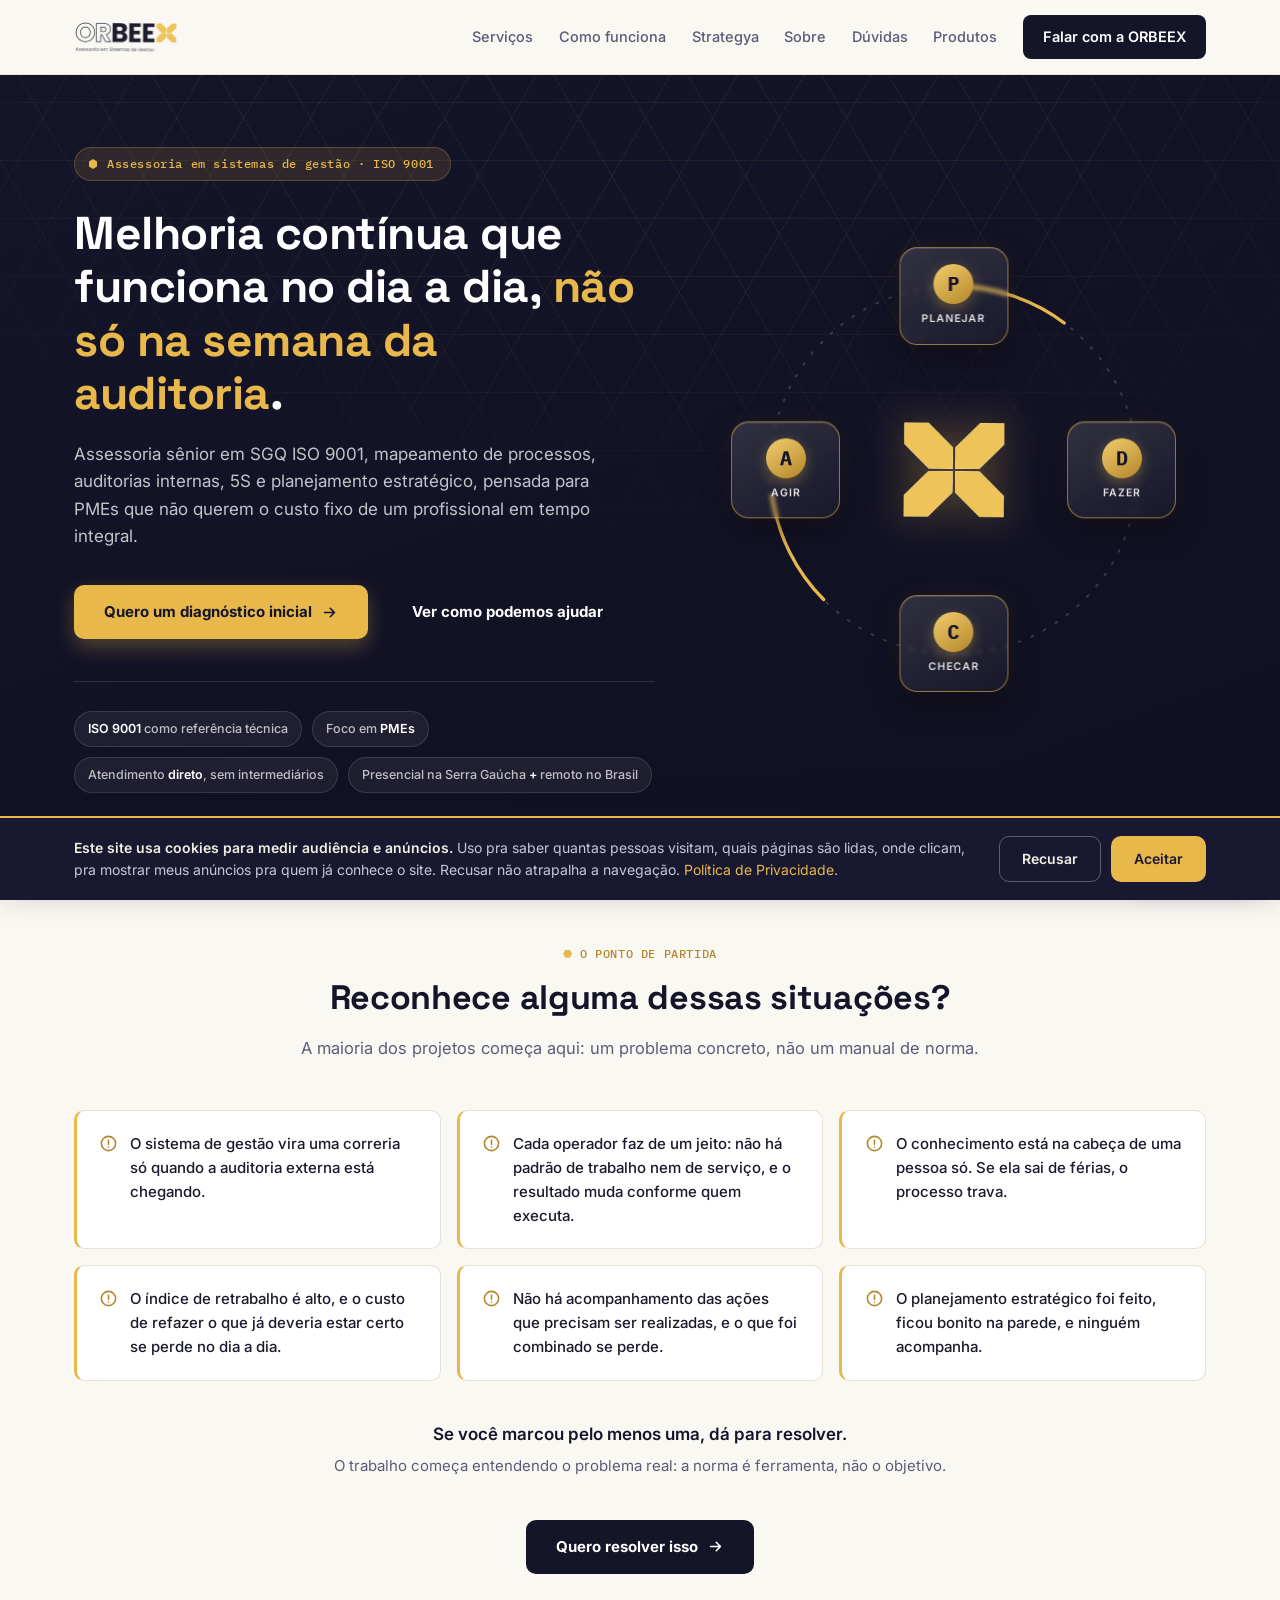
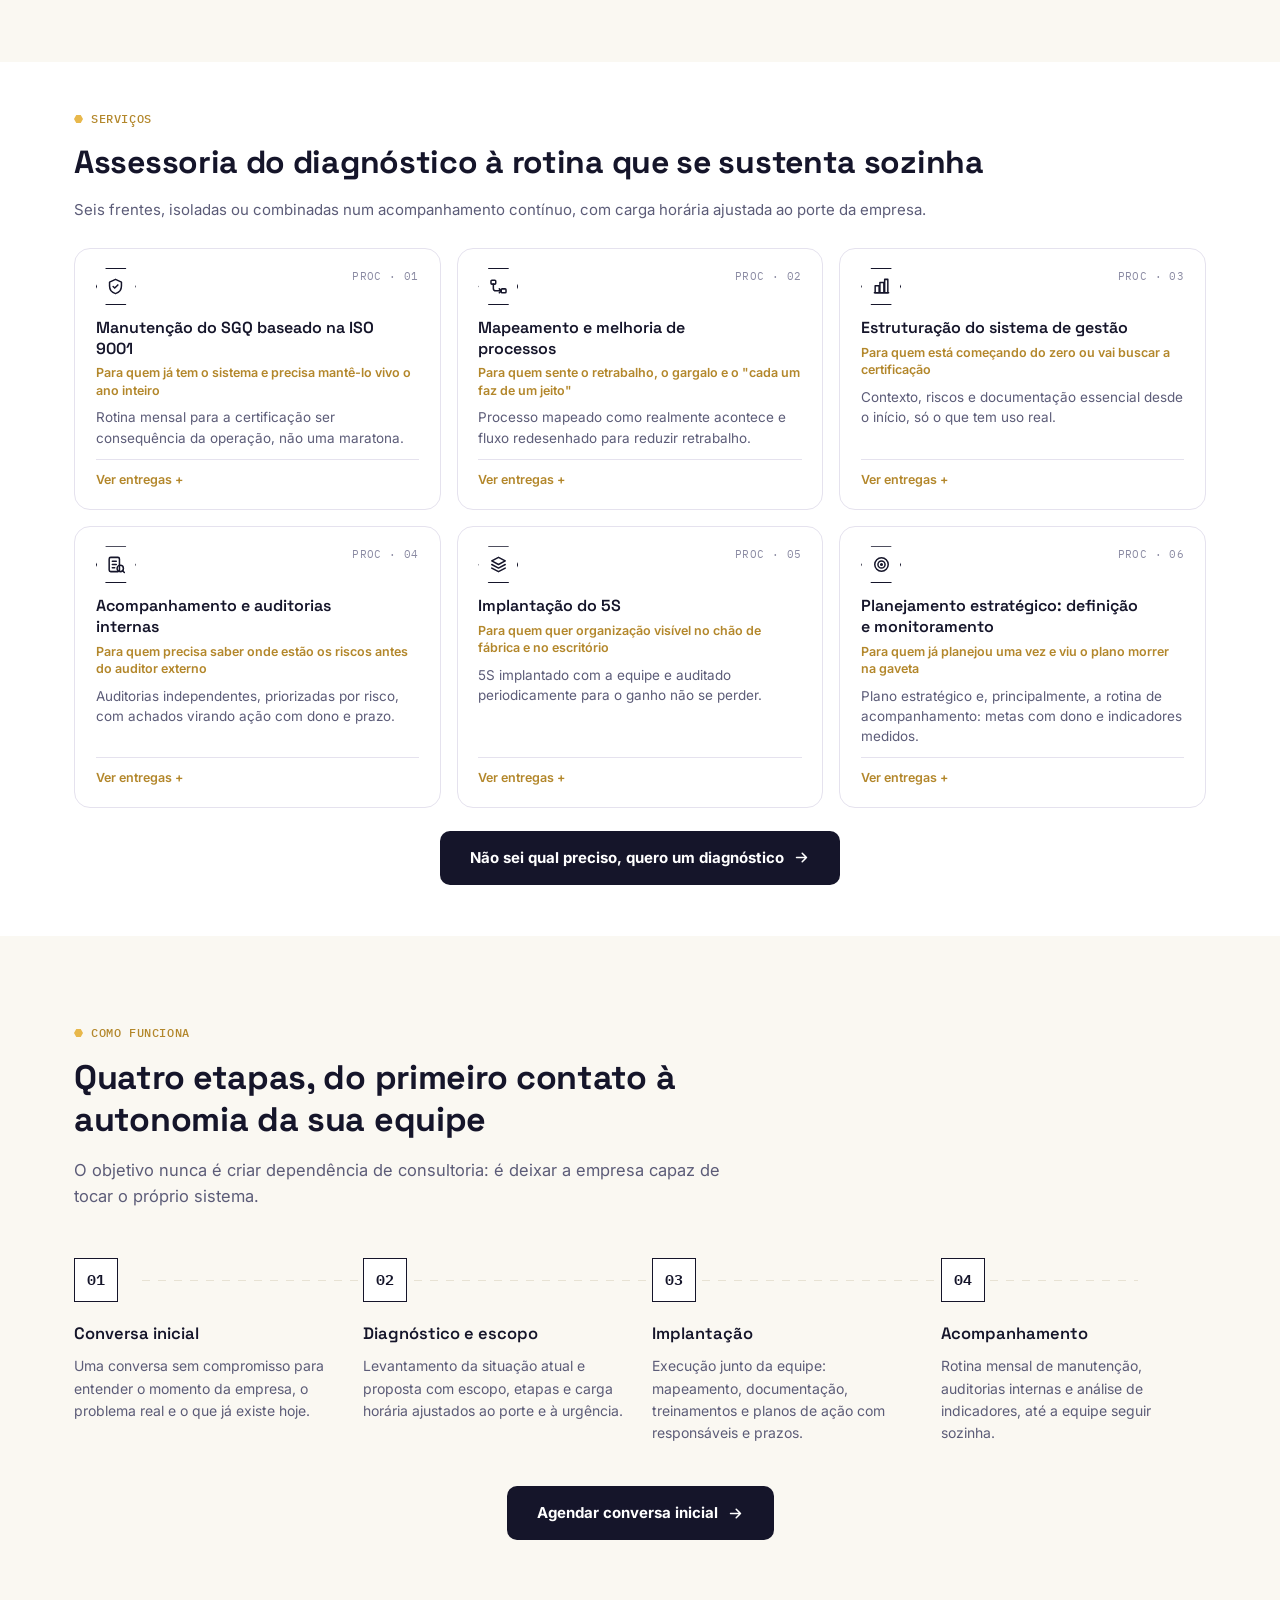
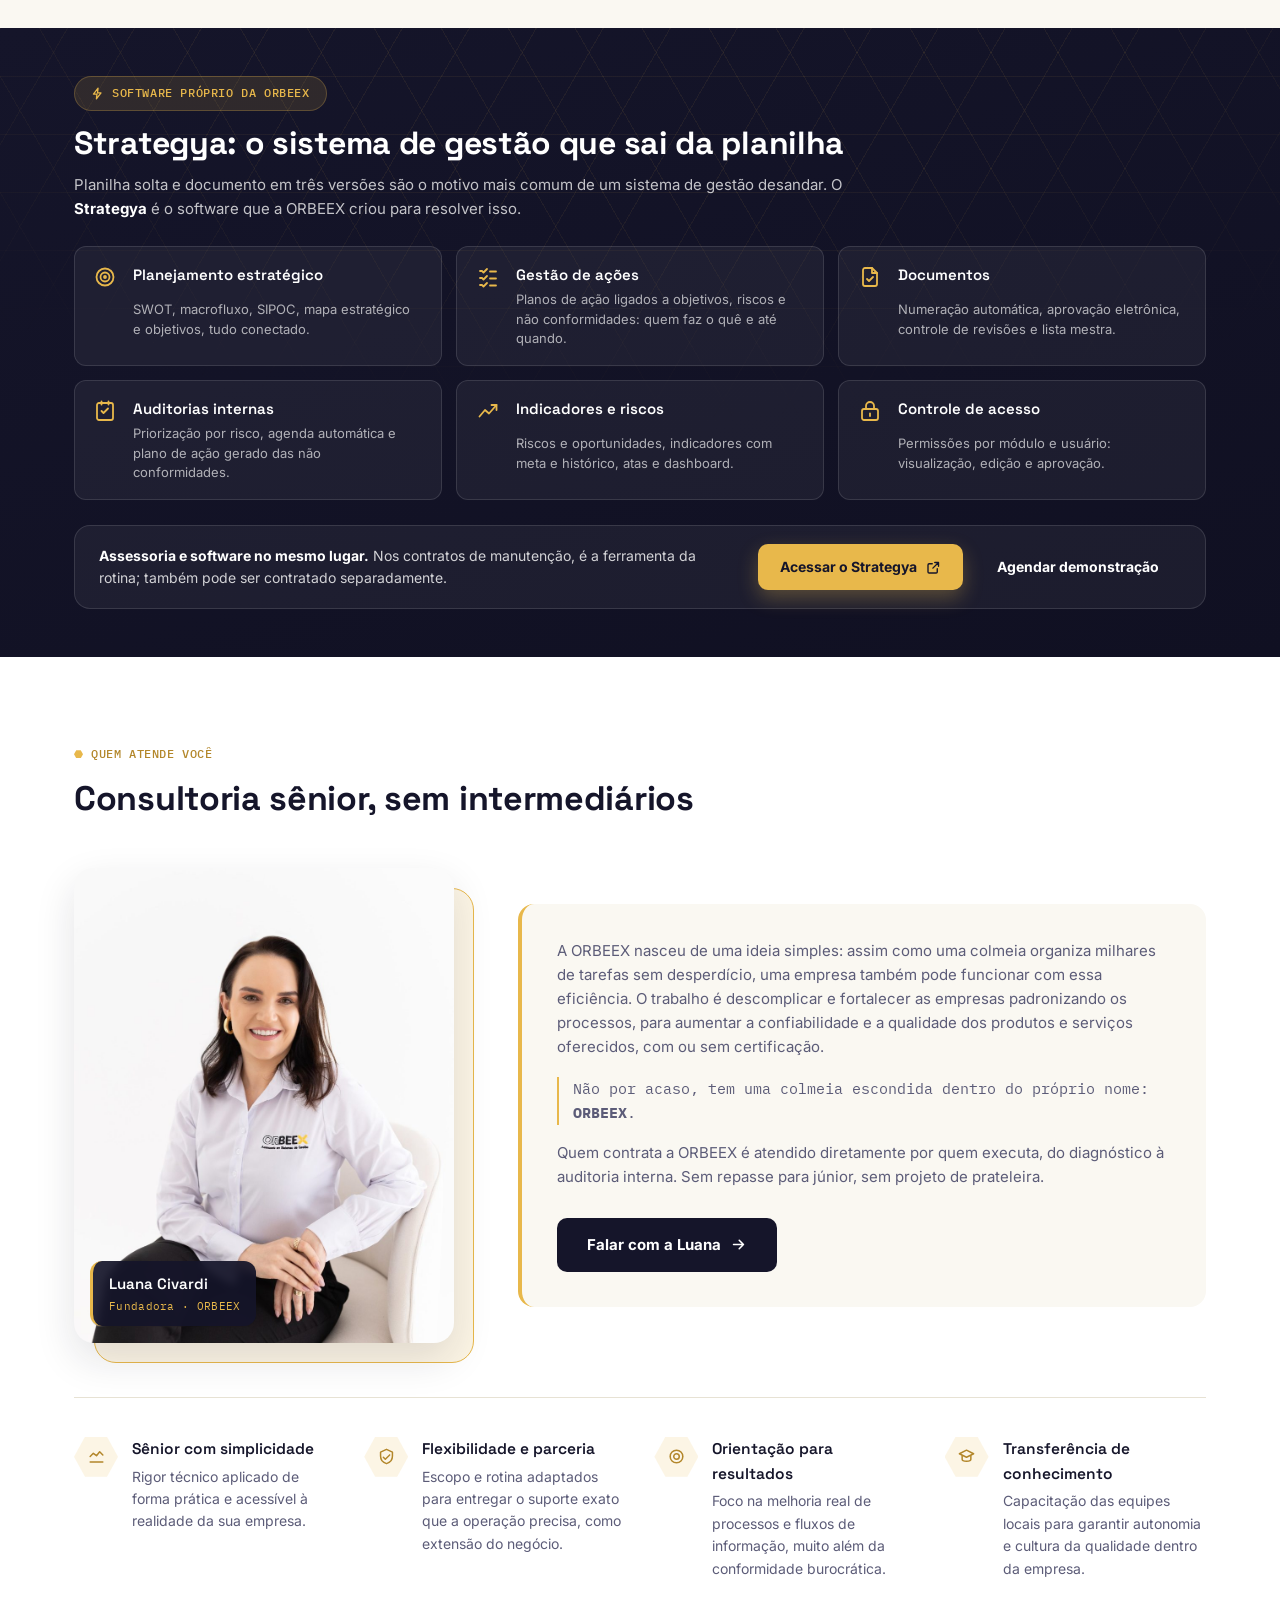
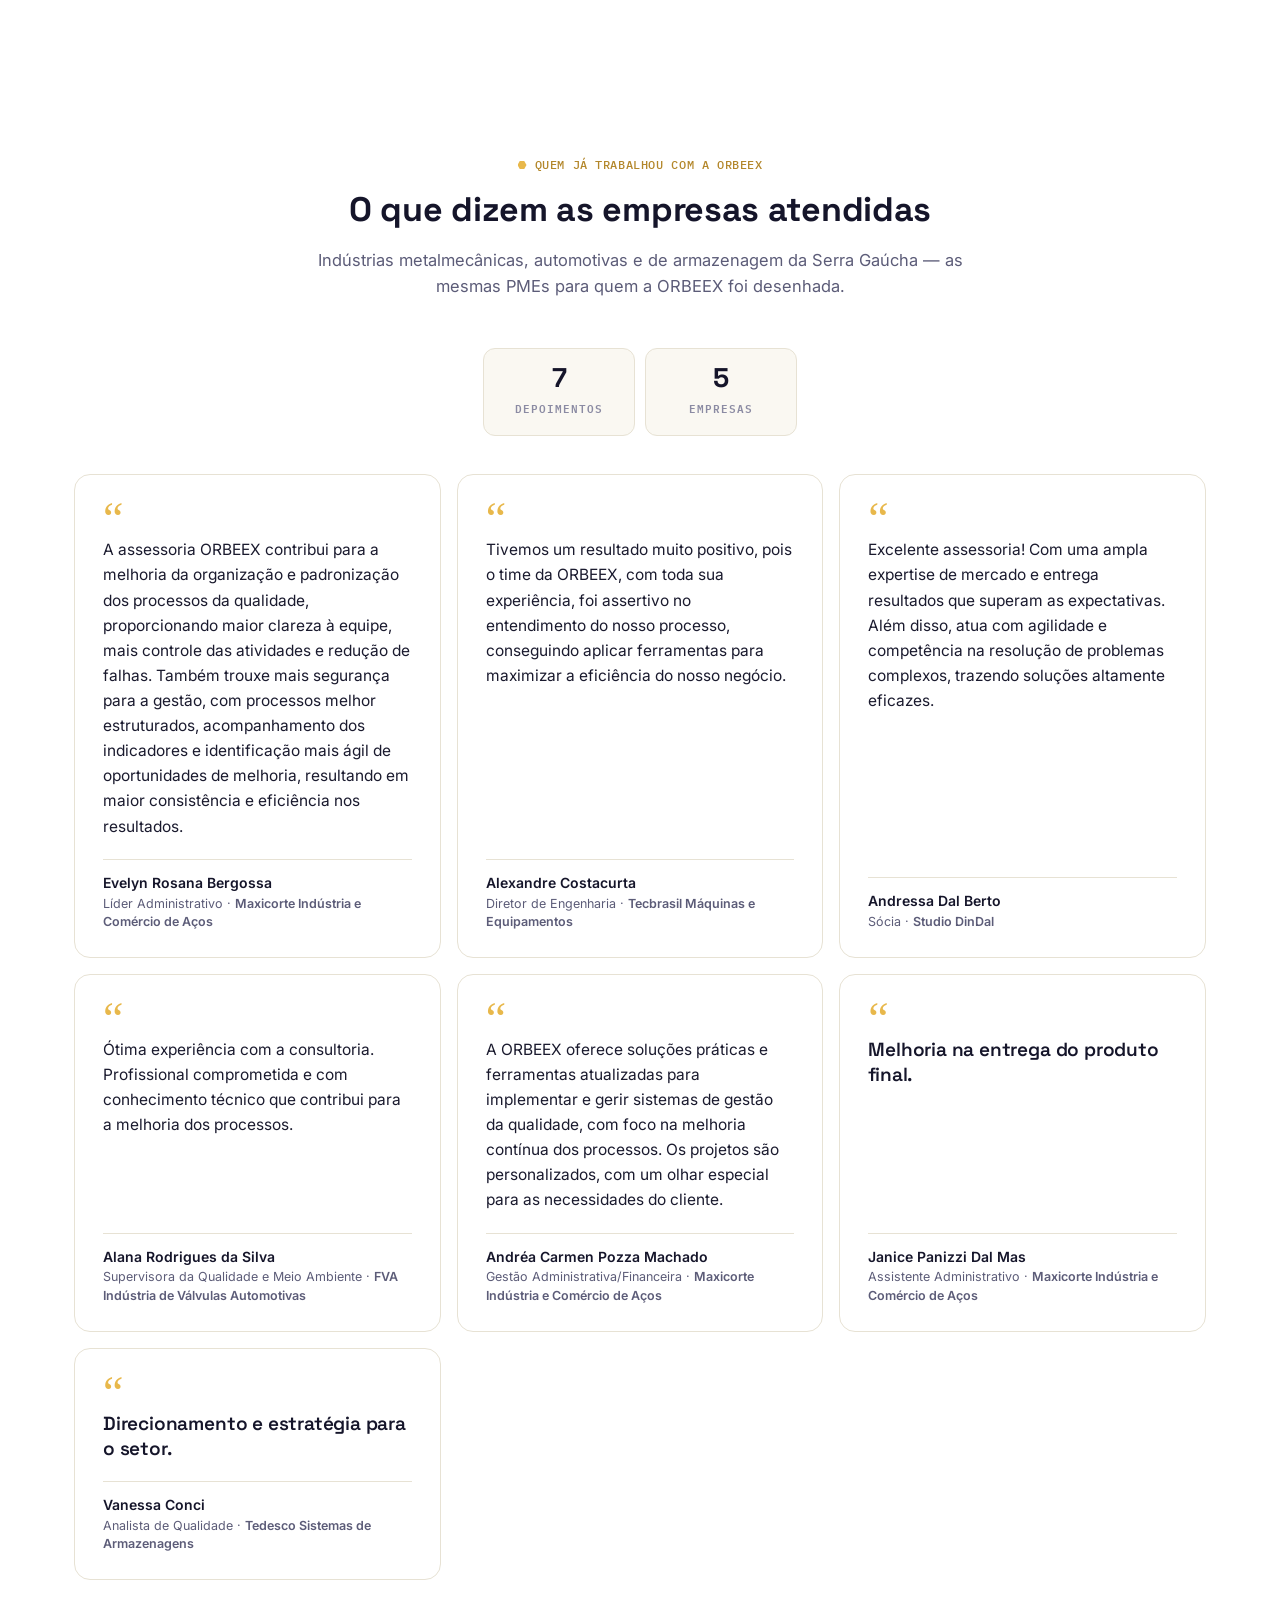
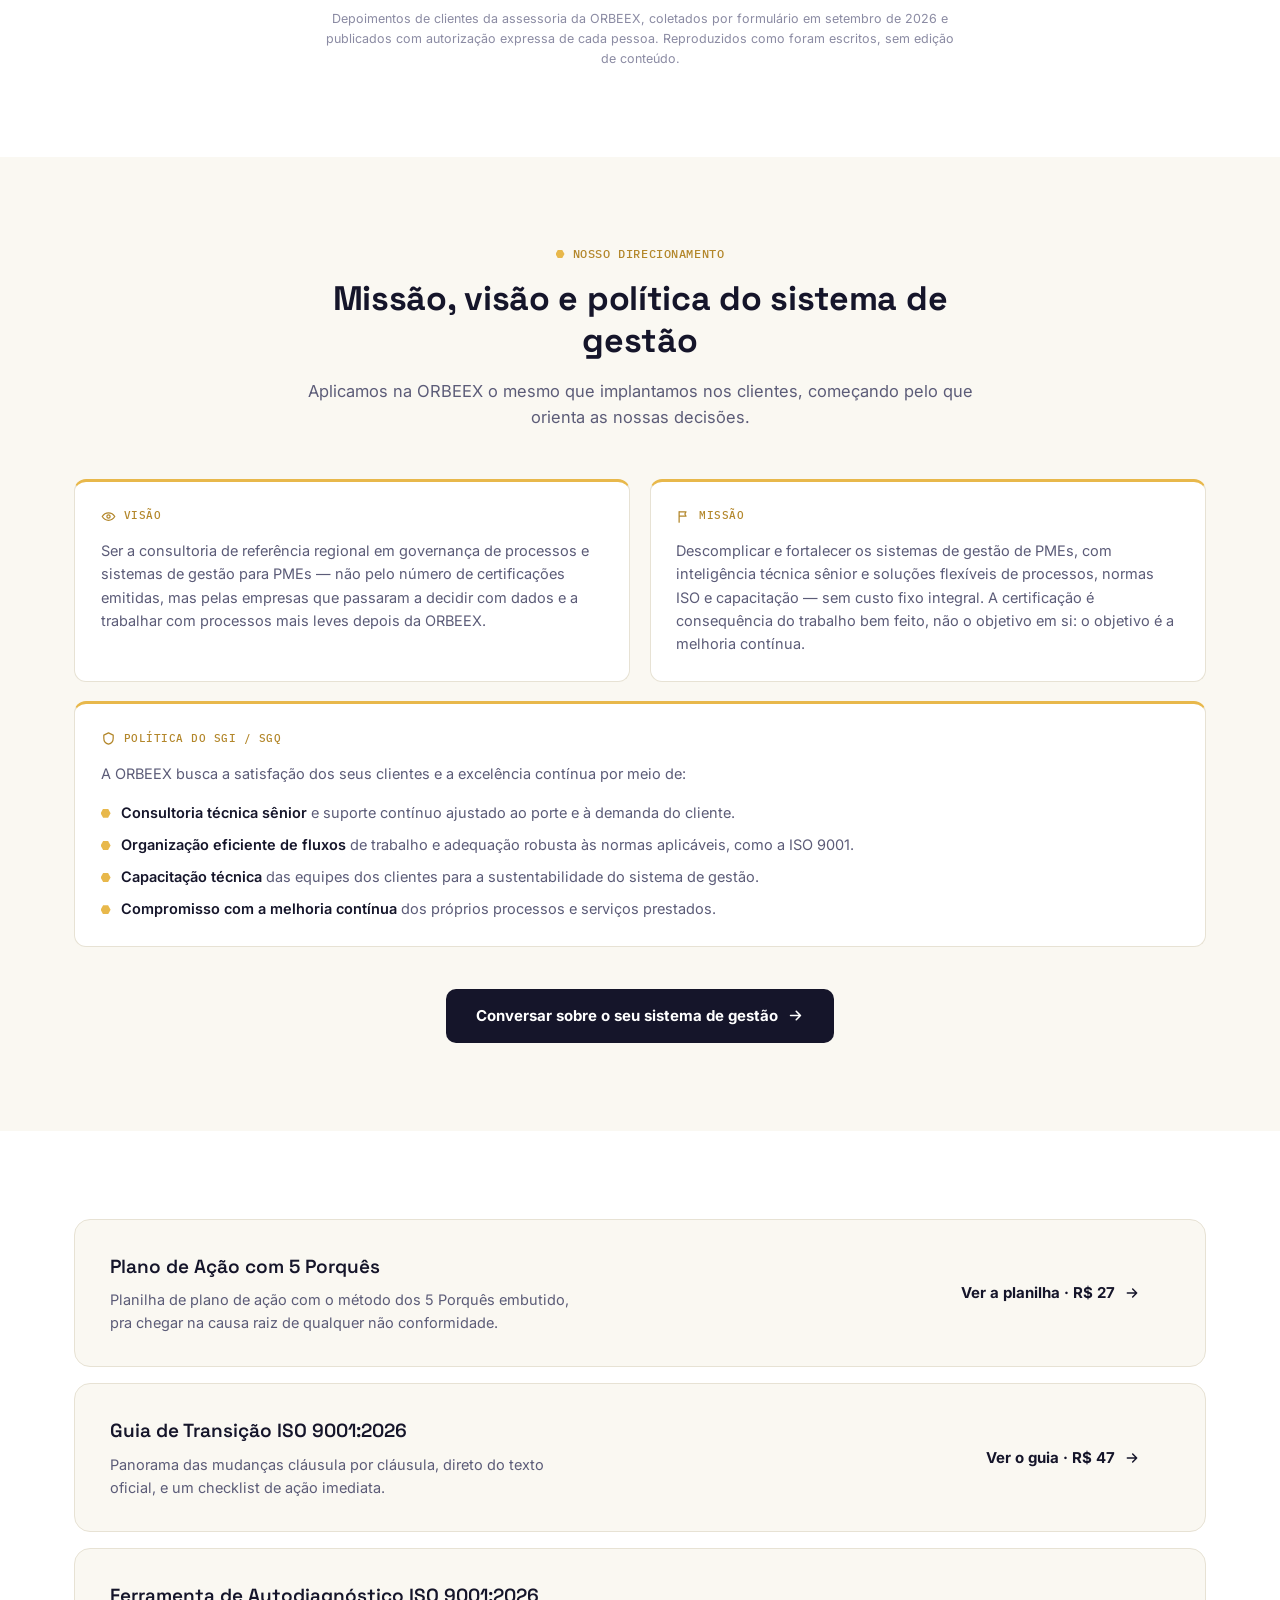
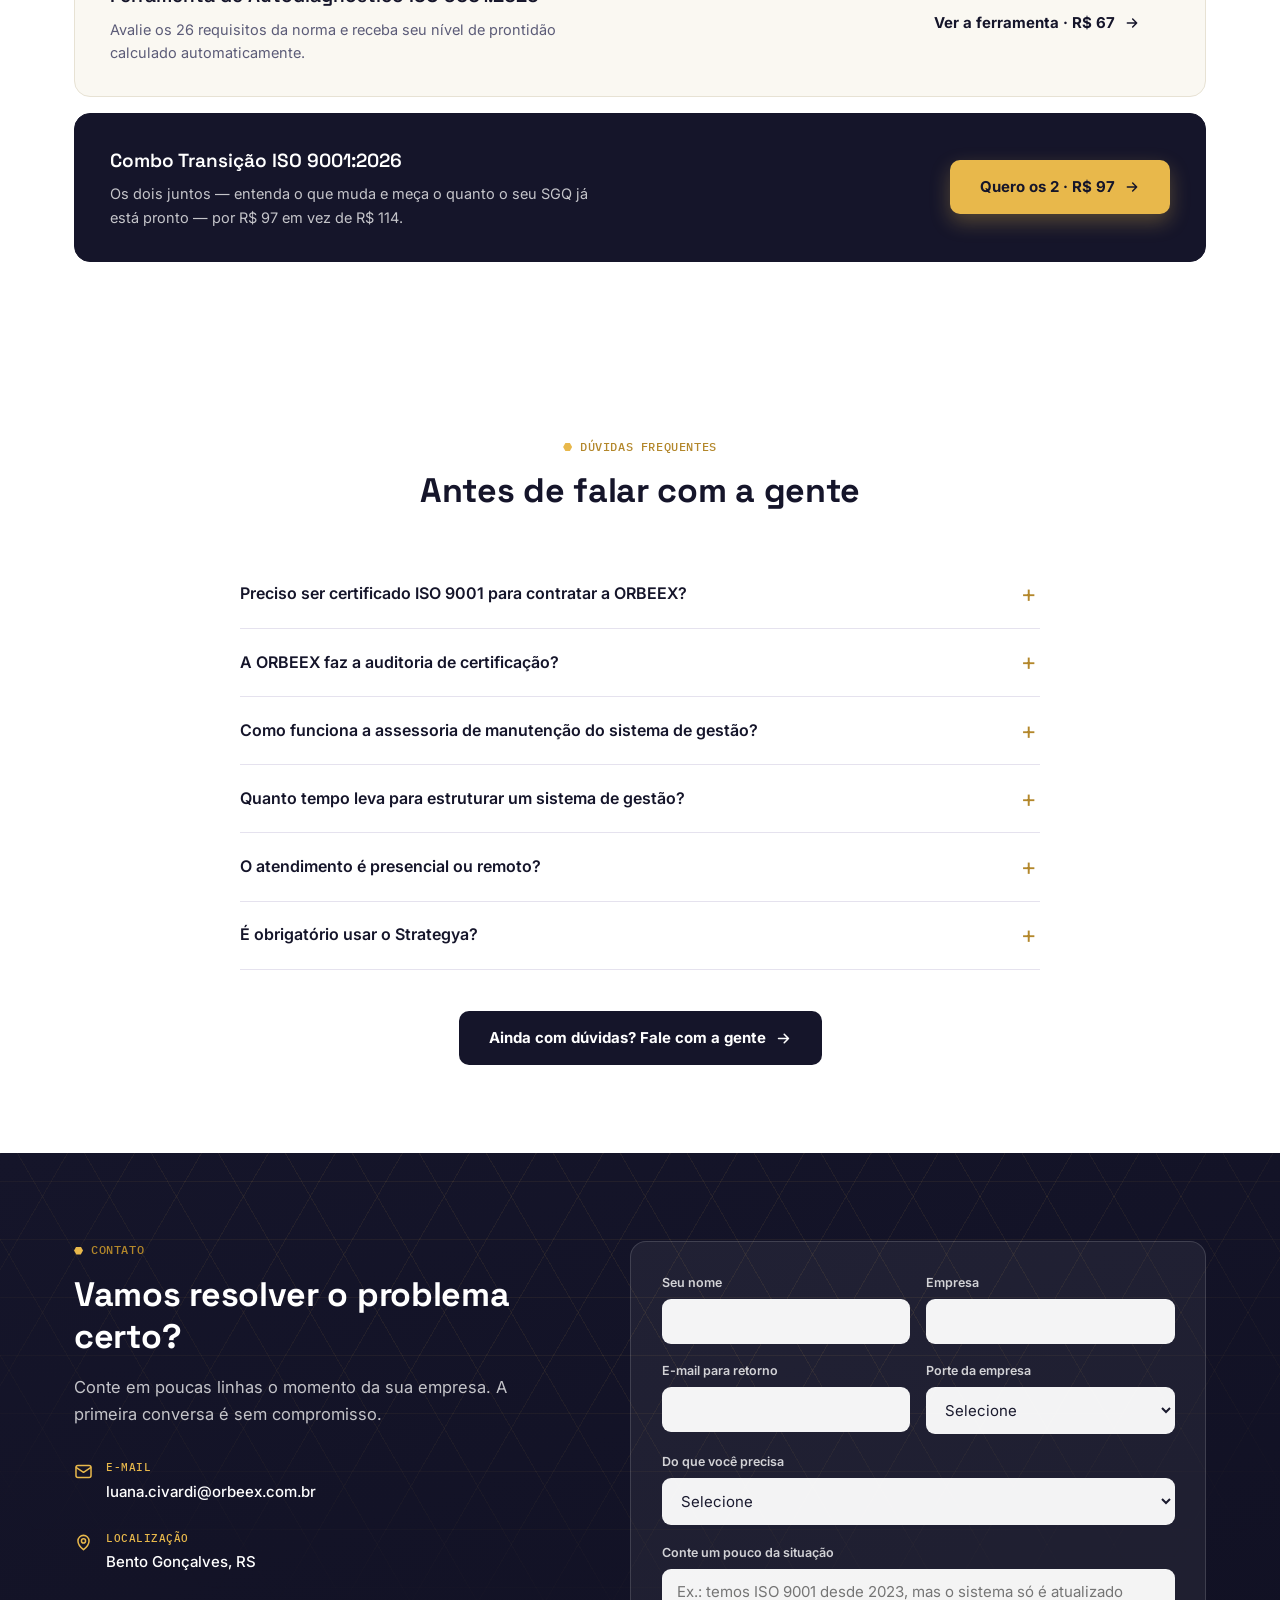
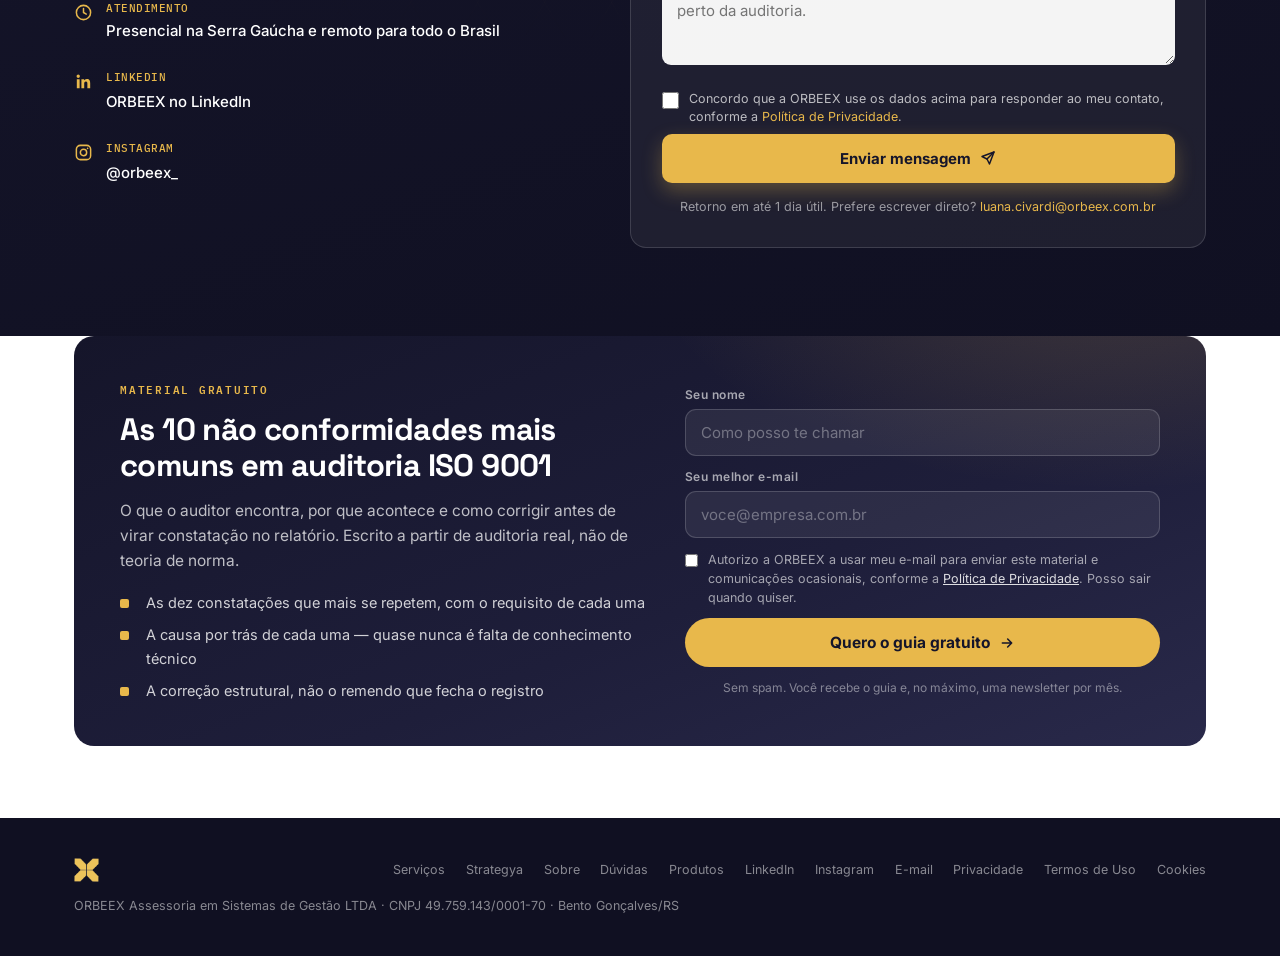
<file: index.html>
<!DOCTYPE html>
<html lang="pt-BR">
<head>
<meta charset="UTF-8">
<meta name="viewport" content="width=device-width, initial-scale=1.0">

<title>ORBEEX · Assessoria em ISO 9001, Processos e Sistemas de Gestão</title>
<meta name="description" content="Assessoria sênior em sistemas de gestão para PMEs: manutenção do SGQ ISO 9001, mapeamento e melhoria de processos, auditorias internas, 5S e planejamento estratégico. Atendimento presencial em Bento Gonçalves/RS e remoto para todo o Brasil.">
<link rel="canonical" href="https://orbeex.com.br/">
<meta name="robots" content="index, follow">
<meta name="author" content="ORBEEX Assessoria em Sistemas de Gestão LTDA">
<meta name="theme-color" content="#181830">

<meta property="og:type" content="website">
<meta property="og:locale" content="pt_BR">
<meta property="og:site_name" content="ORBEEX">
<meta property="og:url" content="https://orbeex.com.br/">
<meta property="og:title" content="ORBEEX · Assessoria em ISO 9001, Processos e Sistemas de Gestão">
<meta property="og:description" content="Seu sistema de gestão precisa funcionar no dia a dia, não só na auditoria. Assessoria sênior em ISO 9001, processos, auditorias internas, 5S e planejamento estratégico.">
<meta property="og:image" content="https://orbeex.com.br/img/og-home.jpg">
<meta property="og:image:width" content="1200">
<meta property="og:image:height" content="630">
<meta property="og:image:type" content="image/jpeg">
<meta property="og:image:alt" content="ORBEEX — assessoria em sistemas de gestão e ISO 9001">
<meta name="twitter:card" content="summary_large_image">
<meta name="twitter:title" content="ORBEEX · Assessoria em Sistemas de Gestão">
<meta name="twitter:description" content="Manutenção de SGQ ISO 9001, melhoria de processos, auditorias internas, 5S e planejamento estratégico para PMEs.">
<meta name="twitter:image" content="https://orbeex.com.br/img/og-home.jpg">

<link rel="icon" href="img/simbolo-x.png">
<link rel="apple-touch-icon" href="img/simbolo-x.png">
<link rel="preconnect" href="https://fonts.googleapis.com">
<link rel="preconnect" href="https://fonts.gstatic.com" crossorigin>
<link href="https://fonts.googleapis.com/css2?family=Space+Grotesk:wght@500;600;700&family=Inter:wght@400;500;600;700&family=IBM+Plex+Mono:wght@500;600&display=swap" rel="stylesheet">

<link rel="stylesheet" href="/css/orbeex-captura.css">

<link rel="stylesheet" href="/css/orbeex-depoimentos.css">

<script src="js/orbeex-analytics.js" defer></script>
<script src="/js/orbeex-captura.js" defer></script>
<script src="/js/orbeex-whatsapp.js" defer></script>

<script type="application/ld+json">
{
  "@context": "https://schema.org",
  "@type": "ProfessionalService",
  "name": "ORBEEX Assessoria em Sistemas de Gestão",
  "legalName": "ORBEEX Assessoria em Sistemas de Gestão LTDA",
  "url": "https://orbeex.com.br/",
  "logo": "https://orbeex.com.br/img/logo-orbeex.png",
  "image": "https://orbeex.com.br/img/og-home.jpg",
  "description": "Assessoria em sistemas de gestão para pequenas e médias empresas: manutenção de SGQ baseado na ISO 9001, mapeamento e melhoria de processos, estruturação do sistema de gestão, auditorias internas, implantação do 5S e planejamento estratégico.",
  "taxID": "49.759.143/0001-70",
  "email": "luana.civardi@orbeex.com.br",
  "founder": { "@type": "Person", "name": "Luana Civardi" },
  "sameAs": ["https://www.linkedin.com/company/orbeex/", "https://www.instagram.com/orbeex_/"],
  "address": {
    "@type": "PostalAddress",
    "addressLocality": "Bento Gonçalves",
    "addressRegion": "RS",
    "addressCountry": "BR"
  },
  "areaServed": { "@type": "Country", "name": "Brasil" },
  "availableLanguage": "pt-BR",
  "knowsAbout": ["ISO 9001", "Sistema de Gestão da Qualidade", "Mapeamento de Processos", "Auditoria Interna", "5S", "Planejamento Estratégico", "BSC"],
  "hasOfferCatalog": {
    "@type": "OfferCatalog",
    "name": "Serviços de assessoria",
    "itemListElement": [
      { "@type": "Offer", "itemOffered": { "@type": "Service", "name": "Manutenção do SGQ baseado na ISO 9001" } },
      { "@type": "Offer", "itemOffered": { "@type": "Service", "name": "Mapeamento e melhoria de processos" } },
      { "@type": "Offer", "itemOffered": { "@type": "Service", "name": "Estruturação do sistema de gestão" } },
      { "@type": "Offer", "itemOffered": { "@type": "Service", "name": "Acompanhamento e auditorias internas" } },
      { "@type": "Offer", "itemOffered": { "@type": "Service", "name": "Implantação do 5S" } },
      { "@type": "Offer", "itemOffered": { "@type": "Service", "name": "Planejamento estratégico: definição e monitoramento" } }
    ]
  }
}
</script>

<script type="application/ld+json">
{
  "@context": "https://schema.org",
  "@type": "FAQPage",
  "mainEntity": [
    {
      "@type": "Question",
      "name": "Preciso ser certificado ISO 9001 para contratar a ORBEEX?",
      "acceptedAnswer": { "@type": "Answer", "text": "Não. Muitos projetos são com empresas que querem organizar processos sem buscar certificação. A ISO 9001 entra como referência, e o escopo é ajustado ao que a empresa precisa." }
    },
    {
      "@type": "Question",
      "name": "A ORBEEX faz a auditoria de certificação?",
      "acceptedAnswer": { "@type": "Answer", "text": "Não. Quem implanta não pode certificar. A auditoria de certificação é feita por um organismo acreditado; a ORBEEX conduz as auditorias internas e prepara a empresa para a externa." }
    },
    {
      "@type": "Question",
      "name": "Como funciona a assessoria de manutenção do sistema de gestão?",
      "acceptedAnswer": { "@type": "Answer", "text": "Acompanhamento contínuo com carga horária mensal combinada: documentos, auditorias internas, indicadores e planos de ação. Como ter um especialista da qualidade sem o custo fixo integral." }
    },
    {
      "@type": "Question",
      "name": "O atendimento é presencial ou remoto?",
      "acceptedAnswer": { "@type": "Answer", "text": "Os dois. Atendimento presencial na Serra Gaúcha e remoto para todo o Brasil, a maioria dos projetos combina os dois formatos." }
    },
    {
      "@type": "Question",
      "name": "O que é o Strategya?",
      "acceptedAnswer": { "@type": "Answer", "text": "É o software de gestão desenvolvido pela ORBEEX para sustentar o sistema de gestão no dia a dia: planejamento estratégico, riscos e oportunidades, indicadores, planos de ação, documentos com aprovação eletrônica e auditorias internas priorizadas por risco." }
    }
  ]
}
</script>

<link rel="stylesheet" href="/css/orbeex-base.css">
<style>

  /* ===== HEADER ===== */
  header {
    position: sticky; top: 0; z-index: 100;
    background: rgba(250,248,242,0.88); backdrop-filter: blur(10px);
    border-bottom: 1px solid var(--line);
  }

  /* ===== BOTÕES ===== */
  .btn {
    display: inline-flex; align-items: center; justify-content: center; gap: 9px;
    padding: 15px 30px; border-radius: 10px; font-weight: 700; font-size: 15px;
    transition: transform .18s, background .18s, border-color .18s, color .18s;
    border: none; cursor: pointer; font-family: inherit; text-align: center;
  }

  /* ===== TEXTURA HEXAGONAL AMBIENTE ===== */
  .hex-field { position: relative; isolation: isolate; }
  .hex-field::before {
    content: ""; position: absolute; inset: 0; z-index: 0; pointer-events: none;
    background-image:
      repeating-linear-gradient(0deg, rgba(232,184,75,.07) 0 1px, transparent 1px 58px),
      repeating-linear-gradient(60deg, rgba(232,184,75,.07) 0 1px, transparent 1px 58px),
      repeating-linear-gradient(120deg, rgba(232,184,75,.07) 0 1px, transparent 1px 58px);
    -webkit-mask-image: radial-gradient(ellipse 85% 70% at 50% 0%, #000 40%, transparent 90%);
    mask-image: radial-gradient(ellipse 85% 70% at 50% 0%, #000 40%, transparent 90%);
  }
  .hex-field > .container { position: relative; z-index: 1; }

  /* ===== HERO ===== */
  .hero {
    background: linear-gradient(160deg, var(--ink) 0%, #101022 100%);
    color: #fff; padding: 4.5rem 0 4rem; overflow: hidden;
  }
  .hero .container { display: grid; grid-template-columns: 1.15fr 1fr; gap: 3rem; align-items: center; }
  .hero-kicker {
    display: inline-flex; align-items: center; gap: 8px; font-family: var(--font-mono);
    font-size: 11.5px; font-weight: 500; letter-spacing: .6px;
    color: var(--gold); background: rgba(232,184,75,0.12);
    padding: 7px 16px 7px 12px; border-radius: 999px; margin-bottom: 1.6rem; border: 1px solid rgba(232,184,75,.25);
  }
  .hero h1 {
    font-family: var(--font-display); font-size: clamp(30px, 3.6vw, 46px); font-weight: 700;
    margin: 0 0 1.3rem; line-height: 1.16; letter-spacing: -.5px;
  }
  .hero h1 em { font-style: normal; color: var(--gold); }
  .hero-sub { font-size: 17px; color: rgba(255,255,255,0.75); max-width: 560px; margin: 0 0 2.2rem; }
  .hero-actions { display: flex; gap: 14px; flex-wrap: wrap; }
  .hero-proof {
    display: flex; gap: 10px; flex-wrap: wrap;
    margin-top: 2.6rem; padding-top: 1.8rem; border-top: 1px solid rgba(255,255,255,.12);
  }
  .proof-chip {
    font-size: 12.5px; color: rgba(255,255,255,.72); background: rgba(255,255,255,.06);
    border: 1px solid rgba(255,255,255,.12); padding: 7px 13px; border-radius: 999px; font-weight: 500;
  }
  .proof-chip strong { color: #fff; font-weight: 600; }

  /* ---- diagrama orbital (PDCA) ---- */
  .orbit-wrap { display: flex; justify-content: center; align-items: center; position: relative; }
  .orbit-diagram { position: relative; width: min(420px, 34vw); aspect-ratio: 1; }
  .orbit-ring { position: absolute; inset: 0; width: 100%; height: 100%; animation: orbit-spin 90s linear infinite; }
  .orbit-arc { stroke-dasharray: 90 460; animation: orbit-dash 6s ease-in-out infinite alternate; }
  .orbit-core {
    position: absolute; top: 50%; left: 50%; transform: translate(-50%,-50%);
    width: 25%; filter: drop-shadow(0 0 22px rgba(232,184,75,.35));
  }
  .orbit-node {
    position: absolute; width: 26%; aspect-ratio: 1.12/1; background: rgba(255,255,255,.05);
    border: 1px solid rgba(232,184,75,.5); display: flex; flex-direction: column;
    align-items: center; justify-content: center; text-align: center; backdrop-filter: blur(2px);
  }
  .orbit-node .letter { font-family: var(--font-mono); font-weight: 600; font-size: 20px; color: var(--gold); }
  .orbit-node .word { font-size: 9.5px; letter-spacing: .4px; text-transform: uppercase; color: rgba(255,255,255,.6); margin-top: 3px; }
  .orbit-node.n { top: -3%; left: 50%; transform: translate(-50%,0); }
  .orbit-node.e { top: 50%; right: -3%; transform: translate(0,-50%); }
  .orbit-node.s { bottom: -3%; left: 50%; transform: translate(-50%,0); }
  .orbit-node.w { top: 50%; left: -3%; transform: translate(0,-50%); }
  .orbit-caption {
    text-align: center; font-family: var(--font-mono); font-size: 11px; color: rgba(255,255,255,.4);
    margin-top: 1.4rem; letter-spacing: .3px;
  }
  @keyframes orbit-spin { to { transform: rotate(360deg); } }
  @keyframes orbit-dash { from { stroke-dashoffset: 0; } to { stroke-dashoffset: -320; } }

  /* ===== SEÇÕES ===== */
  section { padding: 5.5rem 0; }
  .section-head { max-width: 680px; margin-bottom: 3rem; }
  .section-head.center { margin-left: auto; margin-right: auto; text-align: center; }
  .section-kicker {
    display: flex; align-items: center; gap: 8px; font-family: var(--font-mono);
    font-size: 11.5px; font-weight: 500; letter-spacing: .6px;
    color: var(--gold-deep); margin-bottom: 0.9rem; text-transform: uppercase;
  }
  .section-head.center .section-kicker { justify-content: center; }
  .section-kicker::before { content: ""; width: 9px; height: 8px; background: var(--gold); clip-path: polygon(25% 0%, 75% 0%, 100% 50%, 75% 100%, 25% 100%, 0% 50%); flex-shrink: 0; }

  /* ===== PROBLEMAS ===== */
  .problemas { background: var(--paper); }
  .problemas-grid { display: grid; grid-template-columns: repeat(auto-fit, minmax(290px, 1fr)); gap: 1rem; }
  .problema {
    background: var(--white); border: 1px solid var(--line); border-left: 3px solid var(--gold);
    border-radius: 10px; padding: 1.3rem 1.4rem; display: flex; gap: 12px; align-items: flex-start;
  }
  .problema svg { color: var(--gold-deep); flex-shrink: 0; margin-top: 2px; }
  .problema p { font-size: 15px; color: var(--text); font-weight: 500; }
  .problemas-cta {
    margin-top: 2.5rem; text-align: center; font-size: 17px; color: var(--ink); font-weight: 600;
  }
  .problemas-cta span { display: block; font-size: 15px; font-weight: 400; color: var(--text-soft); margin-top: 6px; }

  /* ===== SERVIÇOS ===== */
  .servicos-grid { display: grid; grid-template-columns: repeat(auto-fit, minmax(320px, 1fr)); gap: 1.4rem; }
  .servico-card {
    position: relative; background: var(--white); border: 1px solid var(--line-onwhite); border-radius: var(--radius);
    padding: 1.8rem; transition: border-color .2s, box-shadow .2s, transform .2s; display: flex; flex-direction: column;
  }
  .servico-card:hover { border-color: var(--gold); box-shadow: var(--shadow-md); transform: translateY(-3px); }
  .servico-tag {
    position: absolute; top: 1.5rem; right: 1.6rem; font-family: var(--font-mono); font-size: 10.5px;
    color: var(--text-faint); letter-spacing: .4px;
  }
  .servico-hex {
    width: 48px; height: 44px; display: flex; align-items: center; justify-content: center;
    background: transparent; border: 1.5px solid var(--ink); color: var(--ink); margin-bottom: 1.2rem; flex-shrink: 0;
  }
  .servico-card:hover .servico-hex { border-color: var(--gold-deep); color: var(--gold-deep); }
  .servico-card h3 { font-family: var(--font-display); font-size: 17.5px; font-weight: 600; color: var(--ink); margin-bottom: 8px; line-height: 1.3; padding-right: 2.2rem; }
  .servico-dor { font-size: 13.5px; color: var(--gold-deep); font-weight: 600; margin-bottom: 12px; }
  .servico-card > p { font-size: 14.5px; color: var(--text-soft); margin-bottom: 1.1rem; }
  .servico-entregas { margin-top: auto; border-top: 1px solid var(--line-onwhite); padding-top: 1rem; }
  .servico-entregas li {
    font-size: 13.5px; color: var(--text-soft); padding-left: 22px; position: relative; margin-bottom: 7px;
  }
  .servico-entregas li:last-child { margin-bottom: 0; }
  .servico-entregas li::before {
    content: ""; position: absolute; left: 0; top: 7px; width: 11px; height: 10px;
    background: var(--gold); clip-path: polygon(25% 0%, 75% 0%, 100% 50%, 75% 100%, 25% 100%, 0% 50%);
  }

  /* ===== MÉTODO ===== */
  .metodo { background: var(--paper); }
  .metodo-timeline { position: relative; display: grid; grid-template-columns: repeat(4, 1fr); gap: 1.5rem; }
  .metodo-timeline::before {
    content: ""; position: absolute; top: 22px; left: 6%; right: 6%; height: 1px;
    background-image: linear-gradient(to right, var(--line) 0 8px, transparent 8px 16px); background-size: 16px 1px;
  }
  .etapa { position: relative; }
  .etapa .num {
    width: 44px; height: 44px; display: flex; align-items: center; justify-content: center;
    background: var(--white); border: 1.5px solid var(--ink); font-family: var(--font-mono); font-weight: 600;
    font-size: 15px; color: var(--ink); margin-bottom: 1.2rem; position: relative; z-index: 1;
  }
  .etapa h3 { font-family: var(--font-display); font-size: 16.5px; font-weight: 600; color: var(--ink); margin-bottom: 8px; }
  .etapa p { font-size: 14px; color: var(--text-soft); }

  /* ===== STRATEGYA ===== */
  .strategya {
    background: linear-gradient(160deg, var(--ink) 0%, #101022 100%);
    color: #fff;
  }
  .strategya .section-title { color: #fff; }
  .strategya .section-lede { color: rgba(255,255,255,.75); }
  .strategya-badge {
    display: inline-flex; align-items: center; gap: 8px; font-family: var(--font-mono); font-size: 11.5px; font-weight: 500;
    letter-spacing: .6px; text-transform: uppercase; color: var(--gold);
    background: rgba(232,184,75,.13); padding: 7px 16px; border-radius: 999px; margin-bottom: 1.2rem; border: 1px solid rgba(232,184,75,.25);
  }
  .strategya-modulos { display: grid; grid-template-columns: repeat(auto-fit, minmax(300px, 1fr)); gap: 1rem; margin: 2.8rem 0; }
  .modulo {
    background: rgba(255,255,255,.05); border: 1px solid rgba(255,255,255,.12);
    border-radius: 12px; padding: 1.4rem; transition: border-color .2s, background .2s;
  }
  .modulo:hover { border-color: rgba(232,184,75,.45); background: rgba(255,255,255,.08); }
  .modulo-ico { color: var(--gold); margin-bottom: .9rem; display: block; }
  .modulo h3 { font-family: var(--font-display); font-size: 15.5px; font-weight: 600; color: #fff; margin-bottom: 6px; }
  .modulo p { font-size: 13.5px; color: rgba(255,255,255,.65); }
  .strategya-fecho {
    display: flex; gap: 2rem; align-items: center; justify-content: space-between;
    flex-wrap: wrap; background: rgba(255,255,255,.05); border: 1px solid rgba(255,255,255,.12);
    border-radius: var(--radius); padding: 1.8rem 2rem;
  }
  .strategya-fecho p { font-size: 15.5px; color: rgba(255,255,255,.8); max-width: 560px; }
  .strategya-fecho strong { color: #fff; }
  .strategya-actions { display: flex; gap: 12px; flex-wrap: wrap; }

  /* ===== SOBRE ===== */
  .sobre-grid { display: grid; grid-template-columns: 1.05fr 1fr; gap: 3rem; align-items: start; }
  .sobre-card { background: var(--paper); border-radius: var(--radius); padding: 2.2rem; border-left: 4px solid var(--gold); }
  .sobre-card p { color: var(--text-soft); font-size: 15px; margin-bottom: 1rem; }
  .sobre-card p:last-of-type { margin-bottom: 0; }
  .sobre-aside {
    font-family: var(--font-mono); font-size: 12px; color: var(--gold-deep); margin: 1.1rem 0 1.3rem;
    padding-left: 14px; border-left: 2px solid var(--gold);
  }
  .sobre-signature { font-weight: 700; color: var(--ink); font-size: 15px; margin-top: 1.4rem; }
  .sobre-signature small { display: block; font-weight: 400; color: var(--text-soft); font-size: 13px; margin-top: 3px; }
  .valores { display: flex; flex-direction: column; gap: 1.5rem; }
  .valor-item { display: flex; gap: 14px; align-items: flex-start; }
  .valor-hex {
    width: 44px; height: 40px; flex-shrink: 0; background: var(--paper);
    display: flex; align-items: center; justify-content: center; color: var(--gold-deep);
  }
  .valor-item h3 { font-family: var(--font-display); font-size: 15.5px; font-weight: 600; color: var(--ink); margin-bottom: 4px; }
  .valor-item p { font-size: 14px; color: var(--text-soft); }

  /* ===== MVV / POLÍTICA ===== */
  .mvv { background: var(--paper); }
  .mvv-grid { display: grid; grid-template-columns: repeat(2, 1fr); gap: 1.2rem; }
  .mvv-card {
    background: var(--white); border: 1px solid var(--line); border-top: 3px solid var(--gold);
    border-radius: 12px; padding: 1.6rem;
  }
  .mvv-card .lbl {
    display: flex; align-items: center; gap: 8px; font-family: var(--font-mono); font-size: 11px; font-weight: 500;
    letter-spacing: .5px; text-transform: uppercase; color: var(--gold-deep); margin-bottom: .9rem;
  }
  .mvv-card p { font-size: 14.5px; color: var(--text-soft); }
  .mvv-card li {
    font-size: 14.5px; color: var(--text-soft); padding-left: 20px; position: relative; margin-bottom: 9px;
  }
  .mvv-card li:last-child { margin-bottom: 0; }
  .mvv-card li::before {
    content: ""; position: absolute; left: 0; top: 8px; width: 10px; height: 9px; background: var(--gold);
    clip-path: polygon(25% 0%, 75% 0%, 100% 50%, 75% 100%, 25% 100%, 0% 50%);
  }
  .mvv-card li strong { color: var(--ink); font-weight: 600; }
  .mvv-wide { grid-column: 1 / -1; }

  /* ===== KIT CTA ===== */
  .kitcta { background: var(--white); }
  .kitcta-card {
    display: flex; align-items: center; justify-content: space-between; gap: 2rem; flex-wrap: wrap;
    background: var(--paper); border: 1px solid var(--line); border-radius: var(--radius); padding: 2rem 2.2rem;
  }
  .kitcta-card h3 { font-family: var(--font-display); font-size: 19px; font-weight: 600; color: var(--ink); margin-bottom: 6px; }
  .kitcta-card p { font-size: 14.5px; color: var(--text-soft); max-width: 480px; }

  /* ===== FAQ ===== */
  .faq-list { max-width: 800px; margin: 0 auto; }
  .faq-item summary:hover { color: var(--gold-deep); }

  /* ===== CONTATO ===== */
  .contato { background: linear-gradient(160deg, var(--ink) 0%, #101022 100%); color: #fff; }
  .contato .section-title { color: #fff; }
  .contato .section-lede { color: rgba(255,255,255,.75); }
  .contato-grid { display: grid; grid-template-columns: 1fr 1.15fr; gap: 3.5rem; align-items: start; }
  .contato-info { display: flex; flex-direction: column; gap: 1.6rem; margin-top: 2rem; }
  .contato-item { display: flex; gap: 13px; align-items: flex-start; }
  .contato-item svg { color: var(--gold); flex-shrink: 0; margin-top: 3px; }
  .contato-item .lbl { font-family: var(--font-mono); font-size: 10.5px; text-transform: uppercase; letter-spacing: .5px; color: var(--gold); font-weight: 500; margin-bottom: 3px; }
  .contato-item .val { font-size: 15px; color: #fff; font-weight: 500; word-break: break-word; }
  .contato-item a.val:hover { color: #f0cc76; }

  form.form-card {
    background: rgba(255,255,255,.06); border: 1px solid rgba(255,255,255,.14);
    border-radius: var(--radius); padding: 1.9rem;
  }
  .field { margin-bottom: 1.1rem; }
  .field label { display: block; font-size: 12.5px; font-weight: 600; color: rgba(255,255,255,.8); margin-bottom: 6px; }
  .field input, .field select, .field textarea {
    width: 100%; padding: 12px 14px; border-radius: 9px; font-family: inherit; font-size: 15px;
    background: rgba(255,255,255,.95); border: 1.5px solid transparent; color: var(--text);
  }
  .field textarea { resize: vertical; min-height: 96px; }
  .field input:focus, .field select:focus, .field textarea:focus { outline: none; border-color: var(--gold); }
  .field-row { display: grid; grid-template-columns: 1fr 1fr; gap: 1rem; }
  form.form-card .btn { width: 100%; margin-top: .4rem; }
  .form-note { font-size: 12.5px; color: rgba(255,255,255,.55); margin-top: .9rem; text-align: center; }
  .form-note a { color: var(--gold); }
  .field-consent { display: flex; align-items: flex-start; gap: 10px; margin-top: .2rem; }
  .field-consent input { width: 17px; height: 17px; flex-shrink: 0; margin-top: 2px; accent-color: var(--gold); cursor: pointer; }
  .field-consent label { font-size: 12.5px; line-height: 1.5; color: rgba(255,255,255,.7); cursor: pointer; margin: 0; font-weight: 400; }
  .field-consent a { color: var(--gold); }
  .hp-field { position: absolute; left: -9999px; width: 1px; height: 1px; overflow: hidden; }
  .form-erro {
    display: none; font-size: 13.5px; line-height: 1.5; color: #ffd9d4;
    background: rgba(214,78,66,.18); border: 1px solid rgba(255,150,140,.35);
    border-radius: var(--radius-sm); padding: 11px 14px; margin-top: .9rem;
  }
  .form-erro.visivel { display: block; }
  .form-erro a { color: var(--gold); }
  form.form-card .btn[aria-busy="true"] { opacity: .72; cursor: progress; }
  .form-sucesso { text-align: center; padding: 1.4rem .4rem; }
  .form-sucesso .icone {
    width: 52px; height: 52px; border-radius: 50%; margin: 0 auto 1.1rem;
    display: grid; place-items: center;
    background: var(--gold-soft); color: var(--gold); border: 1px solid rgba(232,184,75,.4);
  }
  .form-sucesso h3 {
    font-family: var(--font-display); font-size: 20px; font-weight: 700;
    color: #fff; margin-bottom: .6rem; letter-spacing: -.01em;
  }
  .form-sucesso p { font-size: 14.5px; color: rgba(255,255,255,.66); line-height: 1.6; }
  .form-sucesso p + p { margin-top: .5rem; }
  .form-sucesso a { color: var(--gold); }

  /* ===== FOOTER ===== */
  footer { background: #101022; color: rgba(255,255,255,0.5); padding: 2.5rem 0; font-size: 12.5px; }

  /* ===== CTA DE SEÇÃO ===== */
  .section-cta { text-align: center; margin-top: 2.6rem; }

  /* ===== REVELAÇÃO SUAVE ===== */
  .reveal { opacity: 0; transform: translateY(18px); transition: opacity .6s ease, transform .6s ease; }
  @media (prefers-reduced-motion: reduce) {
    html { scroll-behavior: auto; }
    .reveal { opacity: 1; transform: none; transition: none; }
    .orbit-ring { animation: none; }
    .orbit-arc { animation: none; }
    * { animation: none !important; }
  }

  @media (max-width: 960px) {
    .hero .container { grid-template-columns: 1fr; text-align: center; gap: 2.6rem; }
    .hero-sub { margin-left: auto; margin-right: auto; }
    .hero-actions { justify-content: center; }
    .hero-proof { justify-content: center; }
    .orbit-diagram { width: min(340px, 72vw); }
    .sobre-grid, .contato-grid, .mvv-grid { grid-template-columns: 1fr; gap: 2.5rem; }
    .mvv-grid { gap: 1.2rem; }
    .metodo-timeline { grid-template-columns: 1fr 1fr; row-gap: 2.4rem; }
    .metodo-timeline::before { display: none; }
  }
  @media (max-width: 800px) {
    section { padding: 4rem 0; }
    header nav#nav-menu {
      position: fixed; top: 74px; left: 0; right: 0; background: var(--paper); flex-direction: column;
      padding: .5rem 1.5rem 1.2rem; gap: 0; display: none; box-shadow: 0 10px 24px rgba(0,0,0,.12);
      border-bottom: 1px solid var(--line); align-items: stretch; max-height: calc(100vh - 74px); overflow-y: auto;
    }
    header nav#nav-menu.open { display: flex; }
    header nav#nav-menu a { padding: 14px 0; border-bottom: 1px solid var(--line); color: var(--ink); font-size: 16px; }
    header nav#nav-menu .nav-cta { margin-top: 1rem; text-align: center; border-bottom: none; }
    .nav-toggle { display: flex; }
    footer .container { flex-direction: column; text-align: center; }
    .strategya-fecho { padding: 1.5rem; }
    .strategya-actions, .strategya-actions .btn { width: 100%; }
    .kitcta-card { flex-direction: column; align-items: flex-start; text-align: left; }
    .kitcta-card .btn { width: 100%; }
  }
  @media (max-width: 560px) {
    .field-row { grid-template-columns: 1fr; gap: 0; }
    .hero-actions .btn { width: 100%; }
    .metodo-timeline { grid-template-columns: 1fr; }
  }
</style>
<style id="ajustes-2026-10">
  /* ===== PRÉVIA: foto na seção Sobre + chip no hero ===== */
  .sobre-grid { grid-template-columns: minmax(280px, 380px) 1fr; gap: 4rem; align-items: center; }
  .sobre-foto { position: relative; margin: 0; }
  .sobre-foto::before {
    content: ""; position: absolute; inset: 20px -20px -20px 20px; border-radius: 22px;
    background: var(--gold-soft); border: 1.5px solid var(--gold); z-index: 0;
  }
  .sobre-foto img {
    position: relative; z-index: 1; display: block; width: 100%; height: auto; aspect-ratio: 4 / 5;
    object-fit: cover; border-radius: 20px; background: var(--paper); box-shadow: var(--shadow-md);
  }
  .sobre-foto figcaption {
    position: absolute; z-index: 2; left: 16px; bottom: 16px; display: flex; flex-direction: column; gap: 2px;
    background: rgba(21,21,42,.92); color: #fff; padding: 11px 16px; border-radius: 12px;
    border-left: 3px solid var(--gold); backdrop-filter: blur(4px);
  }
  .sobre-foto figcaption strong { font-family: var(--font-display); font-size: 15px; font-weight: 600; }
  .sobre-foto figcaption span { font-family: var(--font-mono); font-size: 11px; color: var(--gold); letter-spacing: .3px; }
  .valores-row {
    display: grid; grid-template-columns: repeat(4, 1fr); gap: 1.8rem;
    margin-top: 3.4rem; padding-top: 2.4rem; border-top: 1px solid var(--line);
  }
  .valores-row .valor-hex { background: var(--gold-soft); }


  @media (max-width: 960px) {
    .sobre-grid { grid-template-columns: 1fr; gap: 3rem; }
    .sobre-foto { max-width: 340px; margin: 0 auto 0 0; }
    .valores-row { grid-template-columns: repeat(2, 1fr); }
  }
  @media (max-width: 560px) {
    .sobre-foto { max-width: 100%; }
    .sobre-foto::before { inset: 14px -8px -14px 14px; }
    .valores-row { grid-template-columns: 1fr; }
  }
</style>
<style id="ajustes-2026-10-b">

  /* ===== SERVIÇOS compacto ===== */
  #servicos { padding: 3rem 0 3.2rem; }
  #servicos .section-head { max-width: none; margin-bottom: 1.6rem; }
  #servicos .section-title { font-size: clamp(24px, 2.6vw, 32px); }
  #servicos .section-lede { font-size: 15px; margin-top: .4rem; }
  #servicos .servicos-grid { grid-template-columns: repeat(3, 1fr); gap: 1rem; }
  #servicos .servico-card { padding: 1.2rem 1.3rem; }
  #servicos .servico-tag { top: 1.2rem; right: 1.3rem; }
  #servicos .servico-hex { width: 40px; height: 37px; margin-bottom: .8rem; }
  #servicos .servico-hex svg { width: 19px; height: 19px; }
  #servicos .servico-card h3 { font-size: 16px; margin-bottom: 5px; }
  #servicos .servico-dor { font-size: 12.5px; margin-bottom: 8px; line-height: 1.4; }
  #servicos .servico-card > p { font-size: 13.5px; margin-bottom: .7rem; line-height: 1.5; }
  .servico-det { margin-top: auto; border-top: 1px solid var(--line-onwhite); padding-top: .6rem; }
  .servico-det summary { cursor: pointer; font-size: 12.5px; font-weight: 600; color: var(--gold-deep); list-style: none; }
  .servico-det summary::-webkit-details-marker { display: none; }
  .servico-det summary::after { content: " +"; }
  .servico-det[open] summary::after { content: " –"; }
  .servico-det .servico-entregas { border-top: 0; padding-top: .7rem; margin-top: 0; }
  #servicos .section-cta { margin-top: 1.4rem; }

  /* ===== STRATEGYA compacto (cabe numa tela) ===== */
  #strategya { padding: 3rem 0; }
  #strategya .section-head { max-width: none; margin-bottom: 0; }
  #strategya .strategya-badge { margin-bottom: .8rem; }
  #strategya .section-title { font-size: clamp(24px, 2.6vw, 32px); margin-bottom: .6rem; }
  #strategya .section-lede { font-size: 15px; max-width: 820px; }
  #strategya .strategya-modulos { grid-template-columns: repeat(3, 1fr); gap: .9rem; margin: 1.6rem 0; }
  #strategya .modulo { padding: 1rem 1.15rem; display: grid; grid-template-columns: 28px 1fr; column-gap: 12px; align-items: start; }
  #strategya .modulo-ico { margin: 2px 0 0; grid-row: 1 / 3; }
  #strategya .modulo-ico svg { width: 24px; height: 24px; }
  #strategya .modulo h3 { font-size: 15px; margin-bottom: 3px; }
  #strategya .modulo p { font-size: 13px; line-height: 1.5; }
  #strategya .strategya-fecho { padding: 1.1rem 1.5rem; gap: 1.2rem; }
  #strategya .strategya-fecho p { font-size: 14px; max-width: 600px; }
  #strategya .btn { padding: 12px 22px; font-size: 14px; }

  @media (max-width: 960px) {
    #servicos .servicos-grid { grid-template-columns: repeat(2, 1fr); }
    #strategya .strategya-modulos { grid-template-columns: repeat(2, 1fr); }
  }
  @media (max-width: 640px) {
    #servicos .servicos-grid, #strategya .strategya-modulos { grid-template-columns: 1fr; }
  }
</style>
<style id="ajustes-2026-10-c">
  .orbit-node {
    border-radius: 18px; gap: 7px; border: 1px solid rgba(232,184,75,.55);
    background: linear-gradient(150deg, rgba(255,255,255,.13), rgba(255,255,255,.03));
    box-shadow: 0 12px 30px rgba(0,0,0,.4), inset 0 1px 0 rgba(255,255,255,.14), 0 0 24px rgba(232,184,75,.08);
    transition: transform .25s, box-shadow .25s;
  }
  .orbit-node .letter {
    width: 40px; height: 40px; border-radius: 50%; display: flex; align-items: center; justify-content: center;
    background: linear-gradient(145deg, #f3cd6e, var(--gold-deep)); color: var(--ink); font-size: 20px; font-weight: 700;
    box-shadow: 0 4px 14px rgba(232,184,75,.35);
  }
  .orbit-node .word { margin-top: 0; font-size: 10.5px; font-weight: 600; letter-spacing: 1px; color: rgba(255,255,255,.88); }
  .orbit-node:hover { box-shadow: 0 14px 34px rgba(0,0,0,.45), 0 0 30px rgba(232,184,75,.28); }
  .orbit-node.n:hover { transform: translate(-50%,-3px); } .orbit-node.s:hover { transform: translate(-50%,3px); }
  .orbit-node.e:hover { transform: translate(3px,-50%); } .orbit-node.w:hover { transform: translate(-3px,-50%); }
  @media (max-width: 960px) { .orbit-node .letter { width: 34px; height: 34px; font-size: 17px; } .orbit-node .word { font-size: 9.5px; } }
</style>
</head>
<body>

<a class="skip-link" href="#conteudo">Pular para o conteúdo</a>

<header>
  <div class="container">
    <a href="#" class="brand-mark" aria-label="ORBEEX — página inicial">
      <img src="img/logo-orbeex.png" alt="ORBEEX · Assessoria em Sistemas de Gestão">
    </a>
    <nav id="nav-menu">
      <a href="#servicos">Serviços</a>
      <a href="#metodo">Como funciona</a>
      <a href="#strategya">Strategya</a>
      <a href="#sobre">Sobre</a>
      <a href="#faq">Dúvidas</a>
      <a href="produtos/">Produtos</a>
      <a href="#contato" class="nav-cta">Falar com a ORBEEX</a>
    </nav>
    <button class="nav-toggle" id="nav-toggle" aria-label="Abrir menu" aria-expanded="false" aria-controls="nav-menu">
      <svg width="22" height="22" viewBox="0 0 24 24" fill="none" stroke="currentColor" stroke-width="2" stroke-linecap="round"><path d="M3 6h18M3 12h18M3 18h18"/></svg>
    </button>
  </div>
</header>

<main id="conteudo">

<!-- ===== HERO ===== -->
<section class="hero hex-field">
  <div class="container">
    <div>
      <span class="hero-kicker">
        <svg width="12" height="12" viewBox="0 0 24 24" fill="currentColor"><polygon points="12,2 20,7 20,17 12,22 4,17 4,7"/></svg>
        Assessoria em sistemas de gestão · ISO 9001
      </span>
      <h1>Melhoria contínua que funciona no dia a dia, <em>não só na semana da auditoria</em>.</h1>
      <p class="hero-sub">
        Assessoria sênior em SGQ ISO 9001, mapeamento de processos, auditorias internas, 5S e
        planejamento estratégico, pensada para PMEs que não querem o custo fixo de um profissional em tempo integral.
      </p>
      <div class="hero-actions">
        <a href="#contato" class="btn btn-gold" data-track="clique_cta" data-track-item="hero-diagnostico">
          Quero um diagnóstico inicial
          <svg width="17" height="17" viewBox="0 0 24 24" fill="none" stroke="currentColor" stroke-width="2.2" stroke-linecap="round" stroke-linejoin="round"><path d="M5 12h14M13 6l6 6-6 6"/></svg>
        </a>
        <a href="#servicos" class="btn btn-outline">Ver como podemos ajudar</a>
      </div>

      <div class="hero-proof">
        <span class="proof-chip"><strong>ISO 9001</strong> como referência técnica</span>
        <span class="proof-chip">Foco em <strong>PMEs</strong></span>
        <span class="proof-chip">Atendimento <strong>direto</strong>, sem intermediários</span>
        <span class="proof-chip">Presencial na Serra Gaúcha <strong>+</strong> remoto no Brasil</span>
      </div>
    </div>

    <div class="orbit-wrap">
      <div>
        <div class="orbit-diagram" aria-hidden="true">
          <svg class="orbit-ring" viewBox="0 0 320 320">
            <circle cx="160" cy="160" r="140" fill="none" stroke="rgba(255,255,255,.16)" stroke-width="1.5" stroke-dasharray="1.5 9" stroke-linecap="round"/>
            <circle class="orbit-arc" cx="160" cy="160" r="140" fill="none" stroke="var(--gold)" stroke-width="2.5" stroke-linecap="round" transform="rotate(-90 160 160)"/>
          </svg>
          <div class="orbit-node n"><span class="letter">P</span><span class="word">Planejar</span></div>
          <div class="orbit-node e"><span class="letter">D</span><span class="word">Fazer</span></div>
          <div class="orbit-node s"><span class="letter">C</span><span class="word">Checar</span></div>
          <div class="orbit-node w"><span class="letter">A</span><span class="word">Agir</span></div>
          <img class="orbit-core" src="img/simbolo-x-transparente.png" alt="" loading="lazy">
        </div>
      </div>
    </div>
  </div>
</section>

<!-- ===== PROBLEMAS ===== -->
<section class="problemas reveal">
  <div class="container">
    <div class="section-head center">
      <div class="section-kicker">O ponto de partida</div>
      <h2 class="section-title">Reconhece alguma dessas situações?</h2>
      <p class="section-lede">A maioria dos projetos começa aqui: um problema concreto, não um manual de norma.</p>
    </div>
    <div class="problemas-grid">
      <div class="problema">
        <svg width="19" height="19" viewBox="0 0 24 24" fill="none" stroke="currentColor" stroke-width="2" stroke-linecap="round"><circle cx="12" cy="12" r="9"/><path d="M12 8v5M12 16.5v.01"/></svg>
        <p>O sistema de gestão vira uma correria só quando a auditoria externa está chegando.</p>
      </div>
      <div class="problema">
        <svg width="19" height="19" viewBox="0 0 24 24" fill="none" stroke="currentColor" stroke-width="2" stroke-linecap="round"><circle cx="12" cy="12" r="9"/><path d="M12 8v5M12 16.5v.01"/></svg>
        <p>Cada operador faz de um jeito: não há padrão de trabalho nem de serviço, e o resultado muda conforme quem executa.</p>
      </div>
      <div class="problema">
        <svg width="19" height="19" viewBox="0 0 24 24" fill="none" stroke="currentColor" stroke-width="2" stroke-linecap="round"><circle cx="12" cy="12" r="9"/><path d="M12 8v5M12 16.5v.01"/></svg>
        <p>O conhecimento está na cabeça de uma pessoa só. Se ela sai de férias, o processo trava.</p>
      </div>
      <div class="problema">
        <svg width="19" height="19" viewBox="0 0 24 24" fill="none" stroke="currentColor" stroke-width="2" stroke-linecap="round"><circle cx="12" cy="12" r="9"/><path d="M12 8v5M12 16.5v.01"/></svg>
        <p>O índice de retrabalho é alto, e o custo de refazer o que já deveria estar certo se perde no dia a dia.</p>
      </div>
      <div class="problema">
        <svg width="19" height="19" viewBox="0 0 24 24" fill="none" stroke="currentColor" stroke-width="2" stroke-linecap="round"><circle cx="12" cy="12" r="9"/><path d="M12 8v5M12 16.5v.01"/></svg>
        <p>Não há acompanhamento das ações que precisam ser realizadas, e o que foi combinado se perde.</p>
      </div>
      <div class="problema">
        <svg width="19" height="19" viewBox="0 0 24 24" fill="none" stroke="currentColor" stroke-width="2" stroke-linecap="round"><circle cx="12" cy="12" r="9"/><path d="M12 8v5M12 16.5v.01"/></svg>
        <p>O planejamento estratégico foi feito, ficou bonito na parede, e ninguém acompanha.</p>
      </div>
    </div>
    <p class="problemas-cta">
      Se você marcou pelo menos uma, dá para resolver.
      <span>O trabalho começa entendendo o problema real: a norma é ferramenta, não o objetivo.</span>
    </p>
    <div class="section-cta">
      <a href="#contato" class="btn btn-navy">
        Quero resolver isso
        <svg width="17" height="17" viewBox="0 0 24 24" fill="none" stroke="currentColor" stroke-width="2.2" stroke-linecap="round" stroke-linejoin="round"><path d="M5 12h14M13 6l6 6-6 6"/></svg>
      </a>
    </div>
  </div>
</section>

<!-- ===== SERVIÇOS ===== -->
<section id="servicos" class="reveal">
  <div class="container">
    <div class="section-head">
      <div class="section-kicker">Serviços</div>
      <h2 class="section-title">Assessoria do diagnóstico à rotina que se sustenta sozinha</h2>
      <p class="section-lede">Seis frentes, isoladas ou combinadas num acompanhamento contínuo, com carga horária ajustada ao porte da empresa.</p>
    </div>

    <div class="servicos-grid">

      <article class="servico-card">
        <span class="servico-tag">PROC · 01</span>
        <div class="servico-hex hex" aria-hidden="true">
          <svg width="22" height="22" viewBox="0 0 24 24" fill="none" stroke="currentColor" stroke-width="1.9" stroke-linecap="round" stroke-linejoin="round"><path d="M12 3l7.5 3.5v5c0 4.6-3.2 8.4-7.5 9.5-4.3-1.1-7.5-4.9-7.5-9.5v-5L12 3z"/><path d="M9 12l2 2 4-4"/></svg>
        </div>
        <h3>Manutenção do SGQ baseado na ISO 9001</h3>
        <div class="servico-dor">Para quem já tem o sistema e precisa mantê-lo vivo o ano inteiro</div>
        <p>Rotina mensal para a certificação ser consequência da operação, não uma maratona.</p>
        <details class="servico-det"><summary>Ver entregas</summary><ul class="servico-entregas">
          <li>Atualização e controle de documentos e registros</li>
          <li>Análise crítica pela direção e tratamento de não conformidades</li>
          <li>Indicadores da qualidade e acompanhamento de metas</li>
          <li>Preparação da equipe para a auditoria de certificação</li>
        </ul></details>
      </article>

      <article class="servico-card">
        <span class="servico-tag">PROC · 02</span>
        <div class="servico-hex hex" aria-hidden="true">
          <svg width="22" height="22" viewBox="0 0 24 24" fill="none" stroke="currentColor" stroke-width="1.9" stroke-linecap="round" stroke-linejoin="round"><rect x="2.5" y="4" width="6" height="5" rx="1.2"/><rect x="15.5" y="15" width="6" height="5" rx="1.2"/><path d="M5.5 9v5.5a3 3 0 003 3h7"/><path d="M13 15l2.5 2.5L13 20"/></svg>
        </div>
        <h3>Mapeamento e melhoria de processos</h3>
        <div class="servico-dor">Para quem sente o retrabalho, o gargalo e o "cada um faz de um jeito"</div>
        <p>Processo mapeado como realmente acontece e fluxo redesenhado para reduzir retrabalho.</p>
        <details class="servico-det"><summary>Ver entregas</summary><ul class="servico-entregas">
          <li>Levantamento do fluxo atual junto de quem executa</li>
          <li>Macrofluxo, SIPOC e fluxogramas por processo</li>
          <li>Definição de responsáveis, entradas, saídas e critérios</li>
          <li>Plano de melhoria priorizado por impacto</li>
        </ul></details>
      </article>

      <article class="servico-card">
        <span class="servico-tag">PROC · 03</span>
        <div class="servico-hex hex" aria-hidden="true">
          <svg width="22" height="22" viewBox="0 0 24 24" fill="none" stroke="currentColor" stroke-width="1.9" stroke-linecap="round" stroke-linejoin="round"><path d="M3 20h18"/><rect x="4" y="11" width="5" height="9"/><rect x="10" y="7" width="5" height="13"/><rect x="16" y="3" width="4" height="17"/></svg>
        </div>
        <h3>Estruturação do sistema de gestão</h3>
        <div class="servico-dor">Para quem está começando do zero ou vai buscar a certificação</div>
        <p>Contexto, riscos e documentação essencial desde o início, só o que tem uso real.</p>
        <details class="servico-det"><summary>Ver entregas</summary><ul class="servico-entregas">
          <li>Diagnóstico de aderência e plano de implantação por etapas</li>
          <li>Política, objetivos, contexto (SWOT) e partes interessadas</li>
          <li>Estrutura documental enxuta, só o que tem uso real</li>
          <li>Capacitação da equipe para operar o sistema sem depender de consultor</li>
        </ul></details>
      </article>

      <article class="servico-card">
        <span class="servico-tag">PROC · 04</span>
        <div class="servico-hex hex" aria-hidden="true">
          <svg width="22" height="22" viewBox="0 0 24 24" fill="none" stroke="currentColor" stroke-width="1.9" stroke-linecap="round" stroke-linejoin="round"><rect x="4" y="3" width="13" height="18" rx="2"/><path d="M8 8h5M8 12h5M8 16h3"/><circle cx="18" cy="17" r="4" fill="none"/><path d="M21 20l2.2 2.2"/></svg>
        </div>
        <h3>Acompanhamento e auditorias internas</h3>
        <div class="servico-dor">Para quem precisa saber onde estão os riscos antes do auditor externo</div>
        <p>Auditorias independentes, priorizadas por risco, com achados virando ação com dono e prazo.</p>
        <details class="servico-det"><summary>Ver entregas</summary><ul class="servico-entregas">
          <li>Programa anual de auditoria priorizado por risco</li>
          <li>Execução das auditorias e relatório com evidências</li>
          <li>Classificação de não conformidades e análise de causa</li>
          <li>Planos de ação e verificação de eficácia</li>
        </ul></details>
      </article>

      <article class="servico-card">
        <span class="servico-tag">PROC · 05</span>
        <div class="servico-hex hex" aria-hidden="true">
          <svg width="22" height="22" viewBox="0 0 24 24" fill="none" stroke="currentColor" stroke-width="1.9" stroke-linecap="round" stroke-linejoin="round"><path d="M3.5 7.5l8.5-4.5 8.5 4.5-8.5 4.5-8.5-4.5z"/><path d="M3.5 12L12 16.5 20.5 12"/><path d="M3.5 16.5L12 21l8.5-4.5"/></svg>
        </div>
        <h3>Implantação do 5S</h3>
        <div class="servico-dor">Para quem quer organização visível no chão de fábrica e no escritório</div>
        <p>5S implantado com a equipe e auditado periodicamente para o ganho não se perder.</p>
        <details class="servico-det"><summary>Ver entregas</summary><ul class="servico-entregas">
          <li>Treinamento de sensibilização e formação do comitê 5S</li>
          <li>Dia D, descarte e organização das áreas</li>
          <li>Padrão visual, identificação e regras de manutenção</li>
          <li>Checklist de auditoria 5S e ranking por área</li>
        </ul></details>
      </article>

      <article class="servico-card">
        <span class="servico-tag">PROC · 06</span>
        <div class="servico-hex hex" aria-hidden="true">
          <svg width="22" height="22" viewBox="0 0 24 24" fill="none" stroke="currentColor" stroke-width="1.9" stroke-linecap="round" stroke-linejoin="round"><circle cx="12" cy="12" r="8.5"/><circle cx="12" cy="12" r="4.5"/><circle cx="12" cy="12" r="1"/></svg>
        </div>
        <h3>Planejamento estratégico: definição e monitoramento</h3>
        <div class="servico-dor">Para quem já planejou uma vez e viu o plano morrer na gaveta</div>
        <p>Plano estratégico e, principalmente, a rotina de acompanhamento: metas com dono e indicadores medidos.</p>
        <details class="servico-det"><summary>Ver entregas</summary><ul class="servico-entregas">
          <li>Análise de cenário (SWOT) e definição de objetivos</li>
          <li>Mapa estratégico por perspectivas (BSC)</li>
          <li>Indicadores, metas e responsáveis por objetivo</li>
          <li>Rotina de monitoramento com atas e planos de ação</li>
        </ul></details>
      </article>

    </div>
    <div class="section-cta">
      <a href="#contato" class="btn btn-navy">
        Não sei qual preciso, quero um diagnóstico
        <svg width="17" height="17" viewBox="0 0 24 24" fill="none" stroke="currentColor" stroke-width="2.2" stroke-linecap="round" stroke-linejoin="round"><path d="M5 12h14M13 6l6 6-6 6"/></svg>
      </a>
    </div>
  </div>
</section>

<!-- ===== MÉTODO ===== -->
<section id="metodo" class="metodo reveal">
  <div class="container">
    <div class="section-head">
      <div class="section-kicker">Como funciona</div>
      <h2 class="section-title">Quatro etapas, do primeiro contato à autonomia da sua equipe</h2>
      <p class="section-lede">O objetivo nunca é criar dependência de consultoria: é deixar a empresa capaz de tocar o próprio sistema.</p>
    </div>
    <div class="metodo-timeline">
      <div class="etapa">
        <div class="num">01</div>
        <h3>Conversa inicial</h3>
        <p>Uma conversa sem compromisso para entender o momento da empresa, o problema real e o que já existe hoje.</p>
      </div>
      <div class="etapa">
        <div class="num">02</div>
        <h3>Diagnóstico e escopo</h3>
        <p>Levantamento da situação atual e proposta com escopo, etapas e carga horária ajustados ao porte e à urgência.</p>
      </div>
      <div class="etapa">
        <div class="num">03</div>
        <h3>Implantação</h3>
        <p>Execução junto da equipe: mapeamento, documentação, treinamentos e planos de ação com responsáveis e prazos.</p>
      </div>
      <div class="etapa">
        <div class="num">04</div>
        <h3>Acompanhamento</h3>
        <p>Rotina mensal de manutenção, auditorias internas e análise de indicadores, até a equipe seguir sozinha.</p>
      </div>
    </div>
    <div class="section-cta">
      <a href="#contato" class="btn btn-navy">
        Agendar conversa inicial
        <svg width="17" height="17" viewBox="0 0 24 24" fill="none" stroke="currentColor" stroke-width="2.2" stroke-linecap="round" stroke-linejoin="round"><path d="M5 12h14M13 6l6 6-6 6"/></svg>
      </a>
    </div>
  </div>
</section>

<!-- ===== STRATEGYA ===== -->
<section id="strategya" class="strategya hex-field reveal">
  <div class="container">
    <div class="section-head">
      <span class="strategya-badge">
        <svg width="13" height="13" viewBox="0 0 24 24" fill="none" stroke="currentColor" stroke-width="2.4" stroke-linecap="round" stroke-linejoin="round"><path d="M13 2L4.5 13H11l-1 9 8.5-11H12l1-9z"/></svg>
        Software próprio da ORBEEX
      </span>
      <h2 class="section-title">Strategya: o sistema de gestão que sai da planilha</h2>
      <p class="section-lede">Planilha solta e documento em três versões são o motivo mais comum de um sistema de gestão desandar. O <strong style="color:#fff">Strategya</strong> é o software que a ORBEEX criou para resolver isso.</p>
    </div>

    <div class="strategya-modulos">
      <div class="modulo">
        <span class="modulo-ico" aria-hidden="true">
          <svg width="24" height="24" viewBox="0 0 24 24" fill="none" stroke="currentColor" stroke-width="1.8" stroke-linecap="round" stroke-linejoin="round"><circle cx="12" cy="12" r="8.5"/><circle cx="12" cy="12" r="4.5"/><circle cx="12" cy="12" r="1"/></svg>
        </span>
        <h3>Planejamento estratégico</h3>
        <p>SWOT, macrofluxo, SIPOC, mapa estratégico e objetivos, tudo conectado.</p>
      </div>
      <div class="modulo">
        <span class="modulo-ico" aria-hidden="true">
          <svg width="24" height="24" viewBox="0 0 24 24" fill="none" stroke="currentColor" stroke-width="1.8" stroke-linecap="round" stroke-linejoin="round"><path d="M4 6h2l1.5 1.5L11 4"/><path d="M4 13h2l1.5 1.5L11 11"/><path d="M4 20h2l1.5 1.5L11 18"/><path d="M14 6.5h6M14 13.5h6M14 20.5h6"/></svg>
        </span>
        <h3>Gestão de ações</h3>
        <p>Planos de ação ligados a objetivos, riscos e não conformidades: quem faz o quê e até quando.</p>
      </div>
      <div class="modulo">
        <span class="modulo-ico" aria-hidden="true">
          <svg width="24" height="24" viewBox="0 0 24 24" fill="none" stroke="currentColor" stroke-width="1.8" stroke-linecap="round" stroke-linejoin="round"><path d="M14 3H7a2 2 0 00-2 2v14a2 2 0 002 2h10a2 2 0 002-2V8l-5-5z"/><path d="M14 3v5h5"/><path d="M9 14l2 2 4-4"/></svg>
        </span>
        <h3>Documentos</h3>
        <p>Numeração automática, aprovação eletrônica, controle de revisões e lista mestra.</p>
      </div>
      <div class="modulo">
        <span class="modulo-ico" aria-hidden="true">
          <svg width="24" height="24" viewBox="0 0 24 24" fill="none" stroke="currentColor" stroke-width="1.8" stroke-linecap="round" stroke-linejoin="round"><rect x="4" y="4" width="16" height="17" rx="2"/><path d="M8.5 2.5v3M15.5 2.5v3"/><path d="M8.5 12l2 2 4.5-4.5"/></svg>
        </span>
        <h3>Auditorias internas</h3>
        <p>Priorização por risco, agenda automática e plano de ação gerado das não conformidades.</p>
      </div>
      <div class="modulo">
        <span class="modulo-ico" aria-hidden="true">
          <svg width="24" height="24" viewBox="0 0 24 24" fill="none" stroke="currentColor" stroke-width="1.8" stroke-linecap="round" stroke-linejoin="round"><path d="M3.5 17.5L9 11l4 3.5 7.5-8.5"/><path d="M15.5 6h5v5"/></svg>
        </span>
        <h3>Indicadores e riscos</h3>
        <p>Riscos e oportunidades, indicadores com meta e histórico, atas e dashboard.</p>
      </div>
      <div class="modulo">
        <span class="modulo-ico" aria-hidden="true">
          <svg width="24" height="24" viewBox="0 0 24 24" fill="none" stroke="currentColor" stroke-width="1.8" stroke-linecap="round" stroke-linejoin="round"><rect x="4" y="10" width="16" height="11" rx="2"/><path d="M8 10V7a4 4 0 018 0v3"/><path d="M12 14.5v2.5"/></svg>
        </span>
        <h3>Controle de acesso</h3>
        <p>Permissões por módulo e usuário: visualização, edição e aprovação.</p>
      </div>
    </div>

    <div class="strategya-fecho">
      <p><strong>Assessoria e software no mesmo lugar.</strong> Nos contratos de manutenção, é a ferramenta da rotina; também pode ser contratado separadamente.</p>
      <div class="strategya-actions">
        <a href="https://strategya.orbeex.com.br" class="btn btn-gold" target="_blank" rel="noopener" data-track="clique_strategya" data-track-item="acessar-software">
          Acessar o Strategya
          <svg width="15" height="15" viewBox="0 0 24 24" fill="none" stroke="currentColor" stroke-width="2.2" stroke-linecap="round" stroke-linejoin="round"><path d="M14 4h6v6M20 4l-9 9"/><path d="M18 14v5a1.8 1.8 0 01-1.8 1.8H5A1.8 1.8 0 013.2 19V7.8A1.8 1.8 0 015 6h5"/></svg>
        </a>
        <a href="#contato" class="btn btn-outline">Agendar demonstração</a>
      </div>
    </div>
  </div>
</section>

<!-- ===== SOBRE ===== -->
<section id="sobre" class="reveal">
  <div class="container">
    <div class="section-head">
      <div class="section-kicker">Quem atende você</div>
      <h2 class="section-title">Consultoria sênior, sem intermediários</h2>
    </div>
    <div class="sobre-grid">
      <figure class="sobre-foto">
        <img src="img/luana-sobre.jpg" alt="Luana Civardi, fundadora da ORBEEX, sorrindo, vestindo camisa com o logo da ORBEEX" width="900" height="1125" loading="lazy">
        <figcaption><strong>Luana Civardi</strong><span>Fundadora · ORBEEX</span></figcaption>
      </figure>
      <div class="sobre-card">
        <p>A ORBEEX nasceu de uma ideia simples: assim como uma colmeia organiza milhares de tarefas sem desperdício, uma empresa também pode funcionar com essa eficiência. O trabalho é descomplicar e fortalecer as empresas padronizando os processos, para aumentar a confiabilidade e a qualidade dos produtos e serviços oferecidos, com ou sem certificação.</p>
        <p class="sobre-aside">Não por acaso, tem uma colmeia escondida dentro do próprio nome: <strong>ORBEEX</strong>.</p>
        <p>Quem contrata a ORBEEX é atendido diretamente por quem executa, do diagnóstico à auditoria interna. Sem repasse para júnior, sem projeto de prateleira.</p>
        <div class="section-cta" style="text-align:left;margin-top:1.8rem">
          <a href="#contato" class="btn btn-navy">
            Falar com a Luana
            <svg width="17" height="17" viewBox="0 0 24 24" fill="none" stroke="currentColor" stroke-width="2.2" stroke-linecap="round" stroke-linejoin="round"><path d="M5 12h14M13 6l6 6-6 6"/></svg>
          </a>
        </div>
      </div>
    </div>
    <div class="valores valores-row">
        <div class="valor-item">
          <div class="valor-hex hex" aria-hidden="true">
            <svg width="19" height="19" viewBox="0 0 24 24" fill="none" stroke="currentColor" stroke-width="1.9" stroke-linecap="round" stroke-linejoin="round"><path d="M4 12l4-4 4 3 4-5 4 4"/><path d="M4 19h16"/></svg>
          </div>
          <div><h3>Sênior com simplicidade</h3><p>Rigor técnico aplicado de forma prática e acessível à realidade da sua empresa.</p></div>
        </div>
        <div class="valor-item">
          <div class="valor-hex hex" aria-hidden="true">
            <svg width="19" height="19" viewBox="0 0 24 24" fill="none" stroke="currentColor" stroke-width="1.9" stroke-linecap="round" stroke-linejoin="round"><path d="M8 13l2.5 2.5L16 10"/><path d="M12 3l7.5 3.5v5c0 4.6-3.2 8.4-7.5 9.5-4.3-1.1-7.5-4.9-7.5-9.5v-5L12 3z"/></svg>
          </div>
          <div><h3>Flexibilidade e parceria</h3><p>Escopo e rotina adaptados para entregar o suporte exato que a operação precisa, como extensão do negócio.</p></div>
        </div>
        <div class="valor-item">
          <div class="valor-hex hex" aria-hidden="true">
            <svg width="19" height="19" viewBox="0 0 24 24" fill="none" stroke="currentColor" stroke-width="1.9" stroke-linecap="round" stroke-linejoin="round"><circle cx="12" cy="12" r="8"/><circle cx="12" cy="12" r="3.5"/></svg>
          </div>
          <div><h3>Orientação para resultados</h3><p>Foco na melhoria real de processos e fluxos de informação, muito além da conformidade burocrática.</p></div>
        </div>
        <div class="valor-item">
          <div class="valor-hex hex" aria-hidden="true">
            <svg width="19" height="19" viewBox="0 0 24 24" fill="none" stroke="currentColor" stroke-width="1.9" stroke-linecap="round" stroke-linejoin="round"><path d="M12 4l9 4.5-9 4.5-9-4.5L12 4z"/><path d="M6.5 11v4.5c0 1.4 2.5 2.5 5.5 2.5s5.5-1.1 5.5-2.5V11"/></svg>
          </div>
          <div><h3>Transferência de conhecimento</h3><p>Capacitação das equipes locais para garantir autonomia e cultura da qualidade dentro da empresa.</p></div>
        </div>
      </div>
  </div>
</section>


<!-- ===== PROVA SOCIAL ===== -->
<section id="depoimentos" class="reveal">
  <div class="container">
    <div class="section-head center">
      <div class="section-kicker">Quem já trabalhou com a ORBEEX</div>
      <h2 class="section-title">O que dizem as empresas atendidas</h2>
      <p class="section-lede">Indústrias metalmecânicas, automotivas e de armazenagem da Serra Gaúcha — as mesmas PMEs para quem a ORBEEX foi desenhada.</p>
    </div>
    <div class="ox-prova">
    <div class="ox-prova-numeros">
      <div><b>7</b><span>Depoimentos</span></div>
      <div><b>5</b><span>Empresas</span></div>
    </div>
      <div class="ox-prova-grade">
        <figure class="ox-dep">
          <div class="ox-aspas" aria-hidden="true">&ldquo;</div>
          <blockquote>A assessoria ORBEEX contribui para a melhoria da organização e padronização dos processos da qualidade, proporcionando maior clareza à equipe, mais controle das atividades e redução de falhas. Também trouxe mais segurança para a gestão, com processos melhor estruturados, acompanhamento dos indicadores e identificação mais ágil de oportunidades de melhoria, resultando em maior consistência e eficiência nos resultados.</blockquote>
          <div class="ox-assina">
              <span class="ox-nome">Evelyn Rosana Bergossa</span>
              <span class="ox-cargo">Líder Administrativo · <span class="ox-empresa">Maxicorte Indústria e Comércio de Aços</span></span>

          </div>
        </figure>
        <figure class="ox-dep">
          <div class="ox-aspas" aria-hidden="true">&ldquo;</div>
          <blockquote>Tivemos um resultado muito positivo, pois o time da ORBEEX, com toda sua experiência, foi assertivo no entendimento do nosso processo, conseguindo aplicar ferramentas para maximizar a eficiência do nosso negócio.</blockquote>
          <div class="ox-assina">
              <span class="ox-nome">Alexandre Costacurta</span>
              <span class="ox-cargo">Diretor de Engenharia · <span class="ox-empresa">Tecbrasil Máquinas e Equipamentos</span></span>

          </div>
        </figure>
        <figure class="ox-dep">
          <div class="ox-aspas" aria-hidden="true">&ldquo;</div>
          <blockquote>Excelente assessoria! Com uma ampla expertise de mercado e entrega resultados que superam as expectativas. Além disso, atua com agilidade e competência na resolução de problemas complexos, trazendo soluções altamente eficazes.</blockquote>
          <div class="ox-assina">
              <span class="ox-nome">Andressa Dal Berto</span>
              <span class="ox-cargo">Sócia · <span class="ox-empresa">Studio DinDal</span></span>

          </div>
        </figure>
        <figure class="ox-dep">
          <div class="ox-aspas" aria-hidden="true">&ldquo;</div>
          <blockquote>Ótima experiência com a consultoria. Profissional comprometida e com conhecimento técnico que contribui para a melhoria dos processos.</blockquote>
          <div class="ox-assina">
              <span class="ox-nome">Alana Rodrigues da Silva</span>
              <span class="ox-cargo">Supervisora da Qualidade e Meio Ambiente · <span class="ox-empresa">FVA Indústria de Válvulas Automotivas</span></span>

          </div>
        </figure>
        <figure class="ox-dep">
          <div class="ox-aspas" aria-hidden="true">&ldquo;</div>
          <blockquote>A ORBEEX oferece soluções práticas e ferramentas atualizadas para implementar e gerir sistemas de gestão da qualidade, com foco na melhoria contínua dos processos. Os projetos são personalizados, com um olhar especial para as necessidades do cliente.</blockquote>
          <div class="ox-assina">
              <span class="ox-nome">Andréa Carmen Pozza Machado</span>
              <span class="ox-cargo">Gestão Administrativa/Financeira · <span class="ox-empresa">Maxicorte Indústria e Comércio de Aços</span></span>

          </div>
        </figure>
        <figure class="ox-dep ox-curto">
          <div class="ox-aspas" aria-hidden="true">&ldquo;</div>
          <blockquote>Melhoria na entrega do produto final.</blockquote>
          <div class="ox-assina">
              <span class="ox-nome">Janice Panizzi Dal Mas</span>
              <span class="ox-cargo">Assistente Administrativo · <span class="ox-empresa">Maxicorte Indústria e Comércio de Aços</span></span>

          </div>
        </figure>
        <figure class="ox-dep ox-curto">
          <div class="ox-aspas" aria-hidden="true">&ldquo;</div>
          <blockquote>Direcionamento e estratégia para o setor.</blockquote>
          <div class="ox-assina">
              <span class="ox-nome">Vanessa Conci</span>
              <span class="ox-cargo">Analista de Qualidade · <span class="ox-empresa">Tedesco Sistemas de Armazenagens</span></span>

          </div>
        </figure>
      </div>
      <p class="ox-prova-nota">Depoimentos de clientes da assessoria da ORBEEX, coletados por formulário em setembro de 2026 e publicados com autorização expressa de cada pessoa. Reproduzidos como foram escritos, sem edição de conteúdo.</p>
    </div>
  </div>
</section>

<!-- ===== MISSÃO / VISÃO / POLÍTICA ===== -->
<section class="mvv reveal">
  <div class="container">
    <div class="section-head center">
      <div class="section-kicker">Nosso direcionamento</div>
      <h2 class="section-title">Missão, visão e política do sistema de gestão</h2>
      <p class="section-lede">Aplicamos na ORBEEX o mesmo que implantamos nos clientes, começando pelo que orienta as nossas decisões.</p>
    </div>
    <div class="mvv-grid">
      <div class="mvv-card">
        <div class="lbl">
          <svg width="15" height="15" viewBox="0 0 24 24" fill="none" stroke="currentColor" stroke-width="2" stroke-linecap="round" stroke-linejoin="round"><path d="M2 12s3.5-6 10-6 10 6 10 6-3.5 6-10 6-10-6-10-6z"/><circle cx="12" cy="12" r="2.6"/></svg>
          Visão
        </div>
        <p>Ser a consultoria de referência regional em governança de processos e sistemas de gestão para PMEs — não pelo número de certificações emitidas, mas pelas empresas que passaram a decidir com dados e a trabalhar com processos mais leves depois da ORBEEX.</p>
      </div>
      <div class="mvv-card">
        <div class="lbl">
          <svg width="15" height="15" viewBox="0 0 24 24" fill="none" stroke="currentColor" stroke-width="2" stroke-linecap="round" stroke-linejoin="round"><path d="M5 21V4M5 4.5h11l-1.8 3.5L16 11.5H5"/></svg>
          Missão
        </div>
        <p>Descomplicar e fortalecer os sistemas de gestão de PMEs, com inteligência técnica sênior e soluções flexíveis de processos, normas ISO e capacitação — sem custo fixo integral. A certificação é consequência do trabalho bem feito, não o objetivo em si: o objetivo é a melhoria contínua.</p>
      </div>
      <div class="mvv-card mvv-wide">
        <div class="lbl">
          <svg width="15" height="15" viewBox="0 0 24 24" fill="none" stroke="currentColor" stroke-width="2" stroke-linecap="round" stroke-linejoin="round"><path d="M12 3l7.5 3.5v5c0 4.6-3.2 8.4-7.5 9.5-4.3-1.1-7.5-4.9-7.5-9.5v-5L12 3z"/></svg>
          Política do SGI / SGQ
        </div>
        <p style="margin-bottom:1rem">A ORBEEX busca a satisfação dos seus clientes e a excelência contínua por meio de:</p>
        <ul>
          <li><strong>Consultoria técnica sênior</strong> e suporte contínuo ajustado ao porte e à demanda do cliente.</li>
          <li><strong>Organização eficiente de fluxos</strong> de trabalho e adequação robusta às normas aplicáveis, como a ISO 9001.</li>
          <li><strong>Capacitação técnica</strong> das equipes dos clientes para a sustentabilidade do sistema de gestão.</li>
          <li><strong>Compromisso com a melhoria contínua</strong> dos próprios processos e serviços prestados.</li>
        </ul>
      </div>
    </div>
    <div class="section-cta">
      <a href="#contato" class="btn btn-navy">
        Conversar sobre o seu sistema de gestão
        <svg width="17" height="17" viewBox="0 0 24 24" fill="none" stroke="currentColor" stroke-width="2.2" stroke-linecap="round" stroke-linejoin="round"><path d="M5 12h14M13 6l6 6-6 6"/></svg>
      </a>
    </div>
  </div>
</section>

<!-- ===== PRODUTOS DIGITAIS (cross-link) ===== -->
<!-- Secao "Produtos digitais" generica retirada em 02/09/2026 (levava a /produtos/,
     que segue desativada). Esta aqui embaixo e nova (18/09/2026): os itens que estao
     de fato a venda agora (Kit e Fornecedor continuam pausados). Reaproveita o CSS
     orfao .kitcta / .kitcta-card. -->
<section class="kitcta reveal">
  <div class="container" style="display:flex; flex-direction:column; gap:1rem;">
    <div class="kitcta-card">
      <div>
        <h3>Plano de Ação com 5 Porquês</h3>
        <p>Planilha de plano de ação com o método dos 5 Porquês embutido, pra chegar na causa raiz de qualquer não conformidade.</p>
      </div>
      <a href="/plano-de-acao-5-porques/" class="btn btn-outline-ink" data-track="ver_produto" data-track-item="plano-de-acao-5-porques">
        Ver a planilha · R$ 27
        <svg width="16" height="16" viewBox="0 0 24 24" fill="none" stroke="currentColor" stroke-width="2.2" stroke-linecap="round" stroke-linejoin="round"><path d="M5 12h14M13 6l6 6-6 6"/></svg>
      </a>
    </div>
    <div class="kitcta-card">
      <div>
        <h3>Guia de Transição ISO 9001:2026</h3>
        <p>Panorama das mudanças cláusula por cláusula, direto do texto oficial, e um checklist de ação imediata.</p>
      </div>
      <a href="/guia-transicao-iso-9001-2026/" class="btn btn-outline-ink" data-track="ver_produto" data-track-item="guia-transicao-iso-9001-2026">
        Ver o guia · R$ 47
        <svg width="16" height="16" viewBox="0 0 24 24" fill="none" stroke="currentColor" stroke-width="2.2" stroke-linecap="round" stroke-linejoin="round"><path d="M5 12h14M13 6l6 6-6 6"/></svg>
      </a>
    </div>
    <div class="kitcta-card">
      <div>
        <h3>Ferramenta de Autodiagnóstico ISO 9001:2026</h3>
        <p>Avalie os 26 requisitos da norma e receba seu nível de prontidão calculado automaticamente.</p>
      </div>
      <a href="/autodiagnostico-iso-9001-2026/" class="btn btn-outline-ink" data-track="ver_produto" data-track-item="autodiagnostico-iso-9001-2026">
        Ver a ferramenta · R$ 67
        <svg width="16" height="16" viewBox="0 0 24 24" fill="none" stroke="currentColor" stroke-width="2.2" stroke-linecap="round" stroke-linejoin="round"><path d="M5 12h14M13 6l6 6-6 6"/></svg>
      </a>
    </div>
    <div class="kitcta-card" style="background:var(--ink); border-color:var(--ink);">
      <div>
        <h3 style="color:#fff;">Combo Transição ISO 9001:2026</h3>
        <p style="color:rgba(255,255,255,.75);">Os dois juntos — entenda o que muda e meça o quanto o seu SGQ já está pronto — por R$ 97 em vez de R$ 114.</p>
      </div>
      <a href="https://pay.kiwify.com.br/PZLXSm7" class="btn btn-gold" target="_blank" rel="noopener" data-track="clique_checkout" data-track-item="combo-transicao-iso-9001-2026" data-track-valor="97.00">
        Quero os 2 · R$ 97
        <svg width="16" height="16" viewBox="0 0 24 24" fill="none" stroke="currentColor" stroke-width="2.2" stroke-linecap="round" stroke-linejoin="round"><path d="M5 12h14M13 6l6 6-6 6"/></svg>
      </a>
    </div>
  </div>
</section>

<!-- ===== FAQ ===== -->
<section id="faq" class="reveal">
  <div class="container">
    <div class="section-head center">
      <div class="section-kicker">Dúvidas frequentes</div>
      <h2 class="section-title">Antes de falar com a gente</h2>
    </div>
    <div class="faq-list">
      <details class="faq-item">
        <summary>Preciso ser certificado ISO 9001 para contratar a ORBEEX?</summary>
        <p>Não. Muitos projetos são com empresas que querem organizar processos sem buscar certificação. A ISO 9001 entra como referência, e o escopo é ajustado ao que a empresa precisa.</p>
      </details>
      <details class="faq-item">
        <summary>A ORBEEX faz a auditoria de certificação?</summary>
        <p>Não. Quem implanta não pode certificar. A auditoria de certificação é feita por um organismo acreditado; a ORBEEX conduz as auditorias internas e prepara a empresa para a externa.</p>
      </details>
      <details class="faq-item">
        <summary>Como funciona a assessoria de manutenção do sistema de gestão?</summary>
        <p>Acompanhamento contínuo com carga horária mensal combinada: documentos, auditorias internas, indicadores e planos de ação. Como ter um especialista da qualidade sem o custo fixo integral.</p>
      </details>
      <details class="faq-item">
        <summary>Quanto tempo leva para estruturar um sistema de gestão?</summary>
        <p>Depende do porte e da complexidade dos processos. O diagnóstico inicial já indica um cronograma por etapas, cada uma entregando algo utilizável, sem esperar o projeto inteiro terminar.</p>
      </details>
      <details class="faq-item">
        <summary>O atendimento é presencial ou remoto?</summary>
        <p>Os dois. Atendimento presencial na Serra Gaúcha e remoto para todo o Brasil, a maioria dos projetos combina encontros presenciais em momentos-chave com acompanhamento remoto na rotina.</p>
      </details>
      <details class="faq-item">
        <summary>É obrigatório usar o Strategya?</summary>
        <p>Não. O Strategya facilita bastante a rotina, mas a assessoria funciona com as ferramentas que a empresa já usa, e ele também pode ser contratado à parte.</p>
      </details>
    </div>
    <div class="section-cta">
      <a href="#contato" class="btn btn-navy">
        Ainda com dúvidas? Fale com a gente
        <svg width="17" height="17" viewBox="0 0 24 24" fill="none" stroke="currentColor" stroke-width="2.2" stroke-linecap="round" stroke-linejoin="round"><path d="M5 12h14M13 6l6 6-6 6"/></svg>
      </a>
    </div>
  </div>
</section>

<!-- ===== CONTATO ===== -->
<section id="contato" class="contato hex-field reveal">
  <div class="container">
    <div class="contato-grid">
      <div>
        <div class="section-kicker">Contato</div>
        <h2 class="section-title">Vamos resolver o problema certo?</h2>
        <p class="section-lede">Conte em poucas linhas o momento da sua empresa. A primeira conversa é sem compromisso.</p>
        <div class="contato-info">
          <div class="contato-item">
            <svg width="19" height="19" viewBox="0 0 24 24" fill="none" stroke="currentColor" stroke-width="1.9" stroke-linecap="round" stroke-linejoin="round"><rect x="2.5" y="4.5" width="19" height="15" rx="2.5"/><path d="M3 7l9 6 9-6"/></svg>
            <div>
              <div class="lbl">E-mail</div>
              <a class="val" href="mailto:luana.civardi@orbeex.com.br">luana.civardi@orbeex.com.br</a>
            </div>
          </div>
          <div class="contato-item">
            <svg width="19" height="19" viewBox="0 0 24 24" fill="none" stroke="currentColor" stroke-width="1.9" stroke-linecap="round" stroke-linejoin="round"><path d="M12 21s7-5.5 7-11a7 7 0 10-14 0c0 5.5 7 11 7 11z"/><circle cx="12" cy="10" r="2.6"/></svg>
            <div>
              <div class="lbl">Localização</div>
              <div class="val">Bento Gonçalves, RS</div>
            </div>
          </div>
          <div class="contato-item">
            <svg width="19" height="19" viewBox="0 0 24 24" fill="none" stroke="currentColor" stroke-width="1.9" stroke-linecap="round" stroke-linejoin="round"><circle cx="12" cy="12" r="9"/><path d="M12 7v5l3.5 2"/></svg>
            <div>
              <div class="lbl">Atendimento</div>
              <div class="val">Presencial na Serra Gaúcha e remoto para todo o Brasil</div>
            </div>
          </div>
          <div class="contato-item">
            <svg width="19" height="19" viewBox="0 0 24 24" fill="currentColor"><path d="M20.447 20.452h-3.554v-5.569c0-1.328-.027-3.037-1.852-3.037-1.853 0-2.136 1.445-2.136 2.939v5.667H9.351V9h3.414v1.561h.046c.477-.9 1.637-1.85 3.37-1.85 3.601 0 4.267 2.37 4.267 5.455v6.286zM5.337 7.433c-1.144 0-2.063-.926-2.063-2.065 0-1.138.92-2.063 2.063-2.063 1.14 0 2.064.925 2.064 2.063 0 1.139-.925 2.065-2.064 2.065zM7.119 20.452H3.555V9h3.564v11.452z"/></svg>
            <div>
              <div class="lbl">LinkedIn</div>
              <a class="val" href="https://www.linkedin.com/company/orbeex/" target="_blank" rel="noopener">ORBEEX no LinkedIn</a>
            </div>
          </div>
          <div class="contato-item">
            <svg width="19" height="19" viewBox="0 0 24 24" fill="none" stroke="currentColor" stroke-width="1.9" stroke-linecap="round" stroke-linejoin="round" aria-hidden="true"><rect x="3" y="3" width="18" height="18" rx="5"/><circle cx="12" cy="12" r="4"/><circle cx="17.2" cy="6.8" r="1" fill="currentColor" stroke="none"/></svg>
            <div>
              <div class="lbl">Instagram</div>
              <a class="val" href="https://www.instagram.com/orbeex_/" target="_blank" rel="noopener">@orbeex_</a>
            </div>
          </div>
        </div>
      </div>

      <form class="form-card" id="form-contato" novalidate>
        <div class="field-row">
          <div class="field">
            <label for="f-nome">Seu nome</label>
            <input type="text" id="f-nome" name="nome" autocomplete="name" required>
          </div>
          <div class="field">
            <label for="f-empresa">Empresa</label>
            <input type="text" id="f-empresa" name="empresa" autocomplete="organization" required>
          </div>
        </div>
        <div class="field-row">
          <div class="field">
            <label for="f-email">E-mail para retorno</label>
            <input type="email" id="f-email" name="email" autocomplete="email" required>
          </div>
          <div class="field">
            <label for="f-porte">Porte da empresa</label>
            <select id="f-porte" name="porte">
              <option value="">Selecione</option>
              <option>Até 20 colaboradores</option>
              <option>De 21 a 50 colaboradores</option>
              <option>De 51 a 200 colaboradores</option>
              <option>Mais de 200 colaboradores</option>
            </select>
          </div>
        </div>
        <div class="field">
          <label for="f-assunto">Do que você precisa</label>
          <select id="f-assunto" name="assunto">
            <option value="">Selecione</option>
            <option>Manutenção do SGQ baseado na ISO 9001</option>
            <option>Mapeamento e melhoria de processos</option>
            <option>Estruturação do sistema de gestão</option>
            <option>Acompanhamento e auditorias internas</option>
            <option>Implantação do 5S</option>
            <option>Planejamento estratégico</option>
            <option>Demonstração do Strategya</option>
            <option>Ainda não sei — preciso de um diagnóstico</option>
          </select>
        </div>
        <div class="field">
          <label for="f-msg">Conte um pouco da situação</label>
          <textarea id="f-msg" name="mensagem" placeholder="Ex.: temos ISO 9001 desde 2023, mas o sistema só é atualizado perto da auditoria."></textarea>
        </div>
        <div class="field-consent">
          <input type="checkbox" id="f-consent" name="consentimento" required>
          <label for="f-consent">
            Concordo que a ORBEEX use os dados acima para responder ao meu contato, conforme a
            <a href="privacidade/">Política de Privacidade</a>.
          </label>
        </div>
        <div class="hp-field" aria-hidden="true">
          <label for="f-site">Não preencha este campo</label>
          <input type="text" id="f-site" name="site" tabindex="-1" autocomplete="off">
        </div>
        <button type="submit" class="btn btn-gold" id="btn-enviar">
          <span id="btn-enviar-txt">Enviar mensagem</span>
          <svg width="16" height="16" viewBox="0 0 24 24" fill="none" stroke="currentColor" stroke-width="2.2" stroke-linecap="round" stroke-linejoin="round"><path d="M21 3L10.5 13.5"/><path d="M21 3l-6.8 18-3.7-7.5L3 9.8 21 3z"/></svg>
        </button>
        <p class="form-erro" id="form-erro" role="alert"></p>
        <p class="form-note">
          Retorno em até 1 dia útil.
          Prefere escrever direto? <a href="mailto:luana.civardi@orbeex.com.br">luana.civardi@orbeex.com.br</a>
        </p>
      </form>
    </div>
  </div>
</section>

<!-- ===== CAPTURA DE E-MAIL ===== -->
<section class="reveal" style="padding: 0 0 72px;">
  <div class="container">
    <div class="ox-captura" data-modo="isca" data-origem="home"></div>
  </div>
</section>

</main>

<footer>
  <div class="container">
    <a href="#" class="brand-mark" aria-label="ORBEEX — topo da página"><img src="img/simbolo-x-transparente.png" alt="ORBEEX"></a>
    <nav class="footer-links" aria-label="Rodapé">
      <a href="#servicos">Serviços</a>
      <a href="#strategya">Strategya</a>
      <a href="#sobre">Sobre</a>
      <a href="#faq">Dúvidas</a>
      <a href="produtos/">Produtos</a>
      <a href="https://www.linkedin.com/company/orbeex/" target="_blank" rel="noopener">LinkedIn</a>
      <a href="https://www.instagram.com/orbeex_/" target="_blank" rel="noopener">Instagram</a>
      <a href="mailto:luana.civardi@orbeex.com.br">E-mail</a>
      <a href="privacidade/">Privacidade</a>
      <a href="termos/">Termos de Uso</a>
      <a href="#" data-consent-refazer>Cookies</a>
    </nav>
    <div>ORBEEX Assessoria em Sistemas de Gestão LTDA · CNPJ 49.759.143/0001-70 · Bento Gonçalves/RS</div>
  </div>
</footer>

<script>
  // Menu mobile
  (function () {
    var toggle = document.getElementById('nav-toggle');
    var menu = document.getElementById('nav-menu');
    toggle.addEventListener('click', function () {
      var aberto = menu.classList.toggle('open');
      toggle.setAttribute('aria-expanded', String(aberto));
      toggle.setAttribute('aria-label', aberto ? 'Fechar menu' : 'Abrir menu');
    });
    menu.addEventListener('click', function (e) {
      if (e.target.tagName === 'A') {
        menu.classList.remove('open');
        toggle.setAttribute('aria-expanded', 'false');
      }
    });
  })();

  // Revelação suave das seções
  (function () {
    var alvos = document.querySelectorAll('.reveal');
    if (!('IntersectionObserver' in window)) {
      alvos.forEach(function (el) { el.classList.add('visible'); });
      return;
    }
    var obs = new IntersectionObserver(function (entradas) {
      entradas.forEach(function (entrada) {
        if (entrada.isIntersecting) {
          entrada.target.classList.add('visible');
          obs.unobserve(entrada.target);
        }
      });
    }, { threshold: 0.08, rootMargin: '0px 0px -40px 0px' });
    alvos.forEach(function (el) { obs.observe(el); });
  })();

  /* Formulário de contato
     -------------------------------------------------------------------------
     Envio real ATIVO via web3forms.com — as mensagens chegam em
     luana.civardi@orbeex.com.br. A chave abaixo é pública por natureza
     (roda no navegador do visitante) e só serve para entregar mensagem
     nessa caixa; não dá acesso a nada. Se o serviço falhar, o formulário
     volta sozinho para o programa de e-mail do visitante — o site nunca
     fica sem forma de contato.
     --------------------------------------------------------------------- */
  (function () {
    var WEB3FORMS_KEY = '2025e857-c051-4472-9b60-1570e1ab978d';
    var EMAIL = 'luana.civardi@orbeex.com.br';

    var envioRealAtivo = /^[0-9a-f-]{30,}$/i.test(WEB3FORMS_KEY);

    var form = document.getElementById('form-contato');
    var botao = document.getElementById('btn-enviar');
    var botaoTxt = document.getElementById('btn-enviar-txt');
    var caixaErro = document.getElementById('form-erro');

    function v(id) { return (document.getElementById(id).value || '').trim(); }

    function mostrarErro(html) {
      caixaErro.innerHTML = html;
      caixaErro.classList.add('visivel');
      caixaErro.scrollIntoView({ block: 'nearest', behavior: 'smooth' });
    }

    function limparErro() {
      caixaErro.classList.remove('visivel');
      caixaErro.textContent = '';
    }

    function ocupado(sim) {
      botao.disabled = sim;
      botao.setAttribute('aria-busy', String(sim));
      botaoTxt.textContent = sim ? 'Enviando…' : 'Enviar mensagem';
    }

    function mostrarSucesso(nome) {
      form.innerHTML =
        '<div class="form-sucesso">' +
          '<div class="icone" aria-hidden="true">' +
            '<svg width="26" height="26" viewBox="0 0 24 24" fill="none" stroke="currentColor" stroke-width="2.4" stroke-linecap="round" stroke-linejoin="round"><path d="M20 6L9 17l-5-5"/></svg>' +
          '</div>' +
          '<h3>Mensagem enviada, ' + nome.split(' ')[0] + '.</h3>' +
          '<p>Recebi seu contato e respondo em até 1 dia útil, no e-mail que você informou.</p>' +
          '<p>Se for urgente, pode escrever direto para <a href="mailto:' + EMAIL + '">' + EMAIL + '</a>.</p>' +
        '</div>';
      form.setAttribute('aria-live', 'polite');
    }

    function montarCorpo(dados) {
      return [
        'Nome: ' + dados.nome,
        'Empresa: ' + dados.empresa,
        'E-mail: ' + dados.email,
        'Porte: ' + (dados.porte || 'não informado'),
        'Necessidade: ' + dados.assunto,
        '',
        'Mensagem:',
        dados.mensagem || '(sem mensagem)',
        '',
        '— Enviado pelo formulário do site orbeex.com.br'
      ].join('\n');
    }

    form.addEventListener('submit', function (e) {
      e.preventDefault();
      limparErro();

      var dados = {
        nome: v('f-nome'),
        empresa: v('f-empresa'),
        email: v('f-email'),
        porte: v('f-porte'),
        assunto: v('f-assunto') || 'Contato pelo site',
        mensagem: v('f-msg')
      };

      if (!dados.nome || !dados.empresa || !dados.email) {
        mostrarErro('Preencha nome, empresa e e-mail para eu conseguir retornar o contato.');
        return;
      }
      if (!/^[^\s@]+@[^\s@]+\.[^\s@]{2,}$/.test(dados.email)) {
        mostrarErro('Confira o e-mail: ele parece incompleto, e é por ele que eu respondo.');
        return;
      }
      if (!document.getElementById('f-consent').checked) {
        mostrarErro('Marque a autorização de uso dos dados para eu poder responder seu contato.');
        return;
      }

      // Campo isca: só robô preenche. Fingimos sucesso e não enviamos nada.
      if (v('f-site')) { mostrarSucesso(dados.nome); return; }

      if (window.orbeexEvento) {
        window.orbeexEvento('lead_formulario', { item: dados.assunto });
      }

      if (!envioRealAtivo) {
        window.location.href = 'mailto:' + EMAIL
          + '?subject=' + encodeURIComponent('[Site] ' + dados.assunto + ' — ' + dados.empresa)
          + '&body=' + encodeURIComponent(montarCorpo(dados));
        return;
      }

      ocupado(true);

      fetch('https://api.web3forms.com/submit', {
        method: 'POST',
        headers: { 'Content-Type': 'application/json', 'Accept': 'application/json' },
        body: JSON.stringify({
          access_key: WEB3FORMS_KEY,
          subject: '[Site ORBEEX] ' + dados.assunto + ' — ' + dados.empresa,
          from_name: 'Site ORBEEX',
          name: dados.nome,
          email: dados.email,
          empresa: dados.empresa,
          porte: dados.porte || 'não informado',
          necessidade: dados.assunto,
          message: dados.mensagem || '(sem mensagem)'
        })
      })
        .then(function (r) { return r.json().catch(function () { return { success: r.ok }; }); })
        .then(function (resposta) {
          if (resposta && resposta.success) {
            mostrarSucesso(dados.nome);
          } else {
            throw new Error((resposta && resposta.message) || 'falha no envio');
          }
        })
        .catch(function () {
          ocupado(false);
          mostrarErro(
            'Não consegui enviar sua mensagem agora — pode ser instabilidade de conexão. ' +
            'Tente de novo em instantes ou escreva direto para ' +
            '<a href="mailto:' + EMAIL + '?subject=' + encodeURIComponent('[Site] ' + dados.assunto + ' — ' + dados.empresa) +
            '&body=' + encodeURIComponent(montarCorpo(dados)) + '">' + EMAIL + '</a> ' +
            '— esse link já vai com tudo que você escreveu.'
          );
        });
    });
  })();
</script>

</body>
</html>
</file>
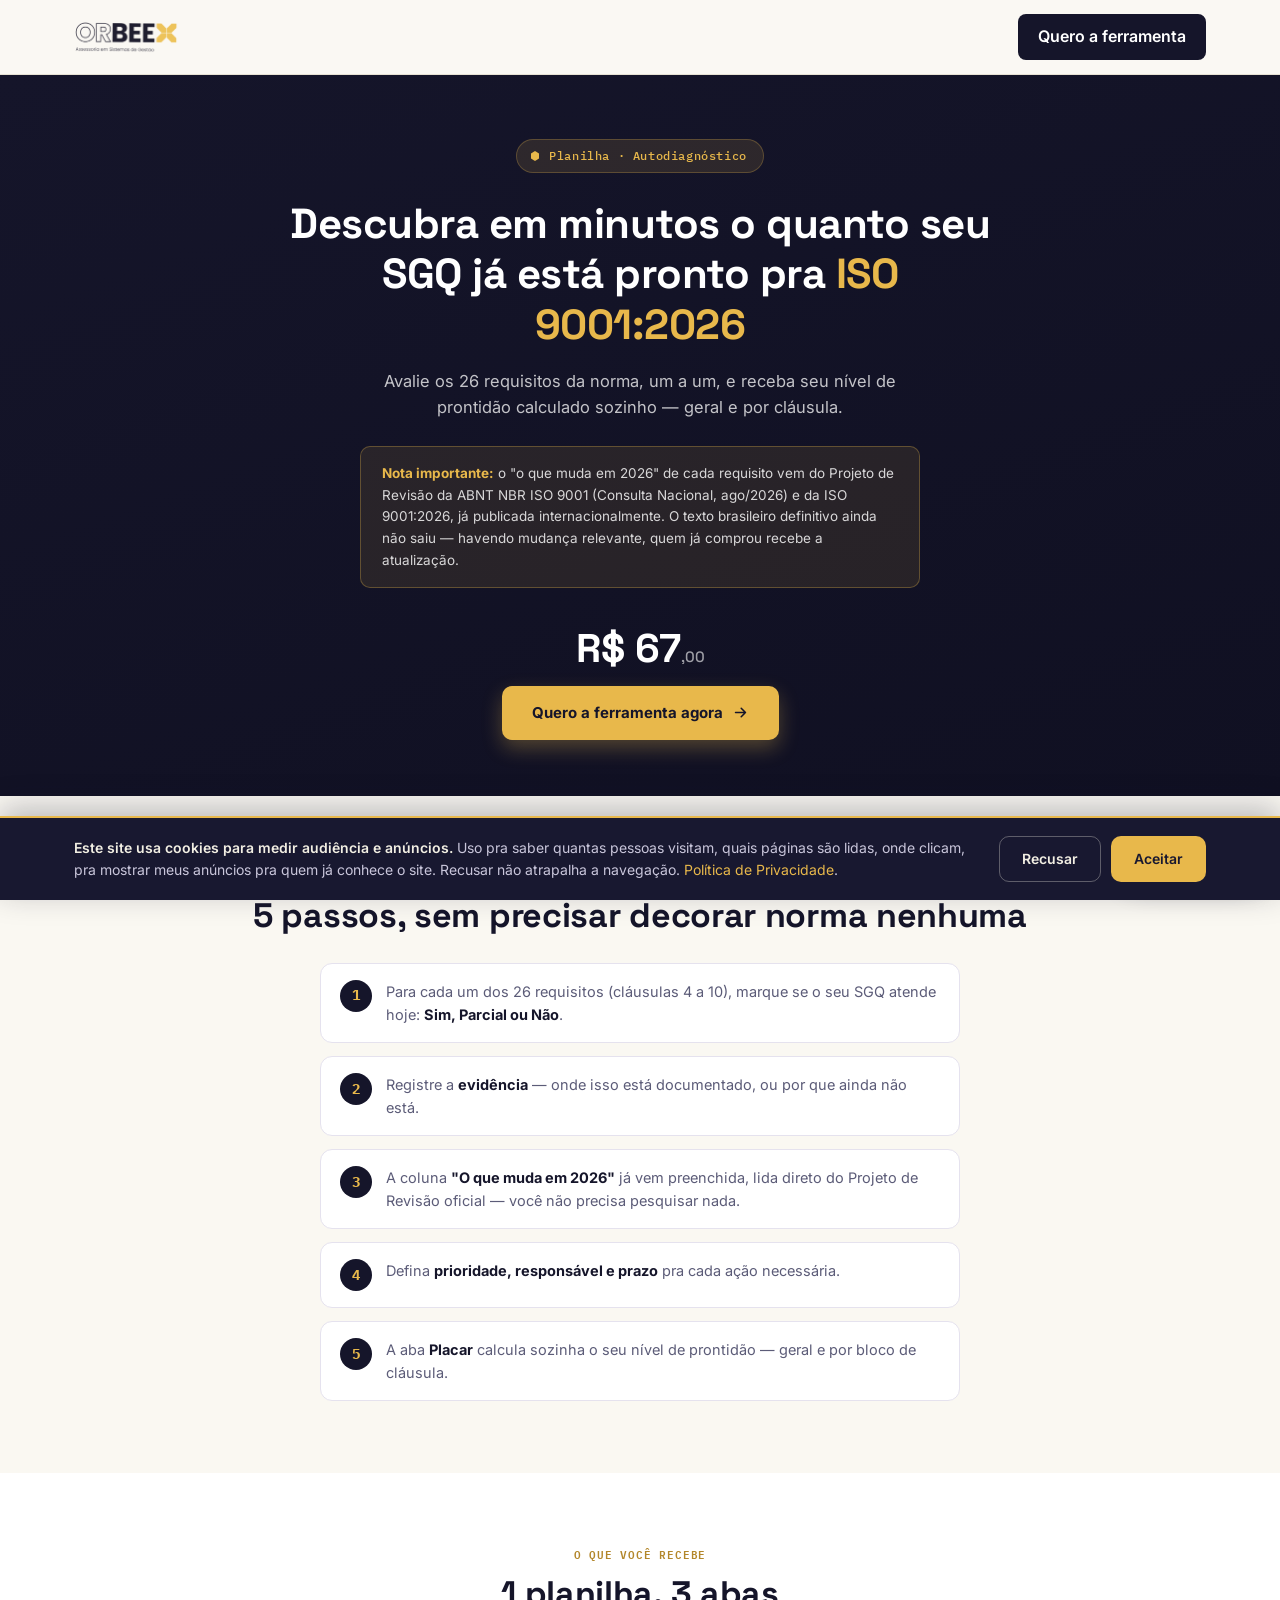
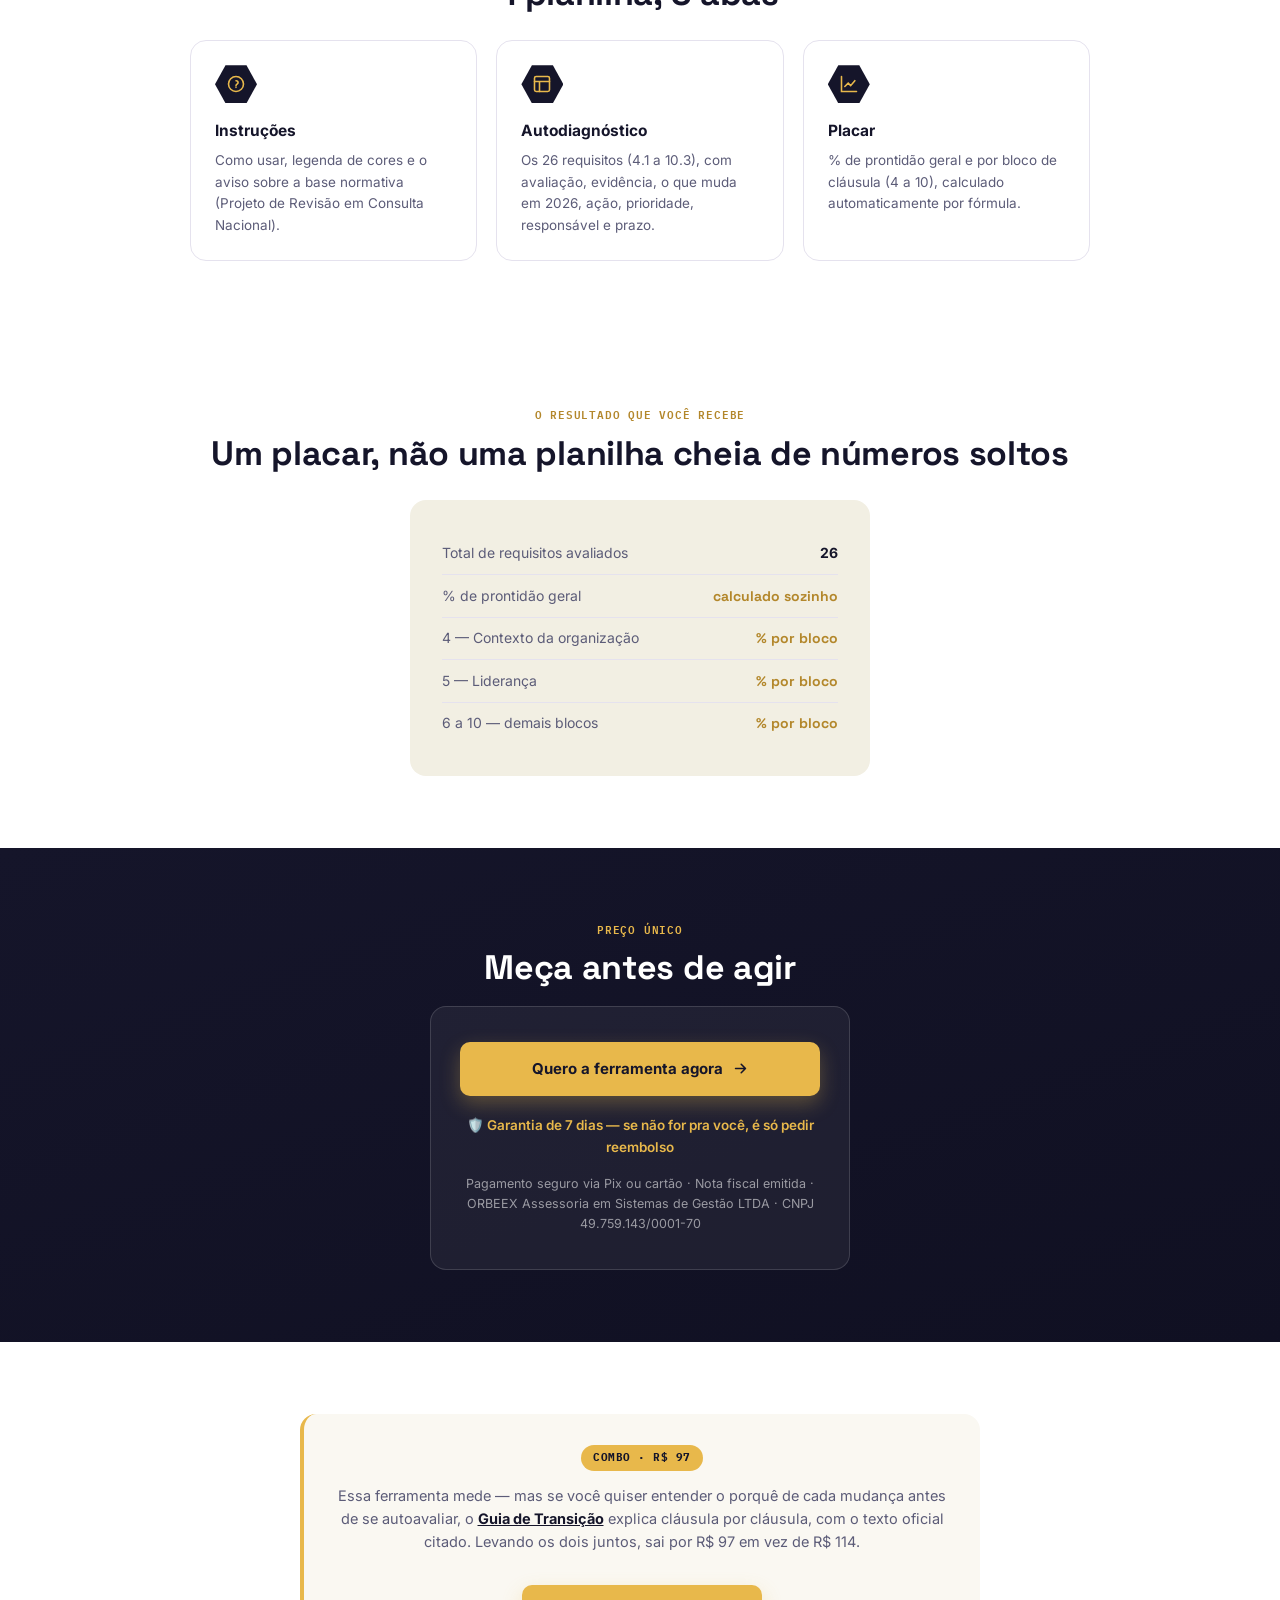
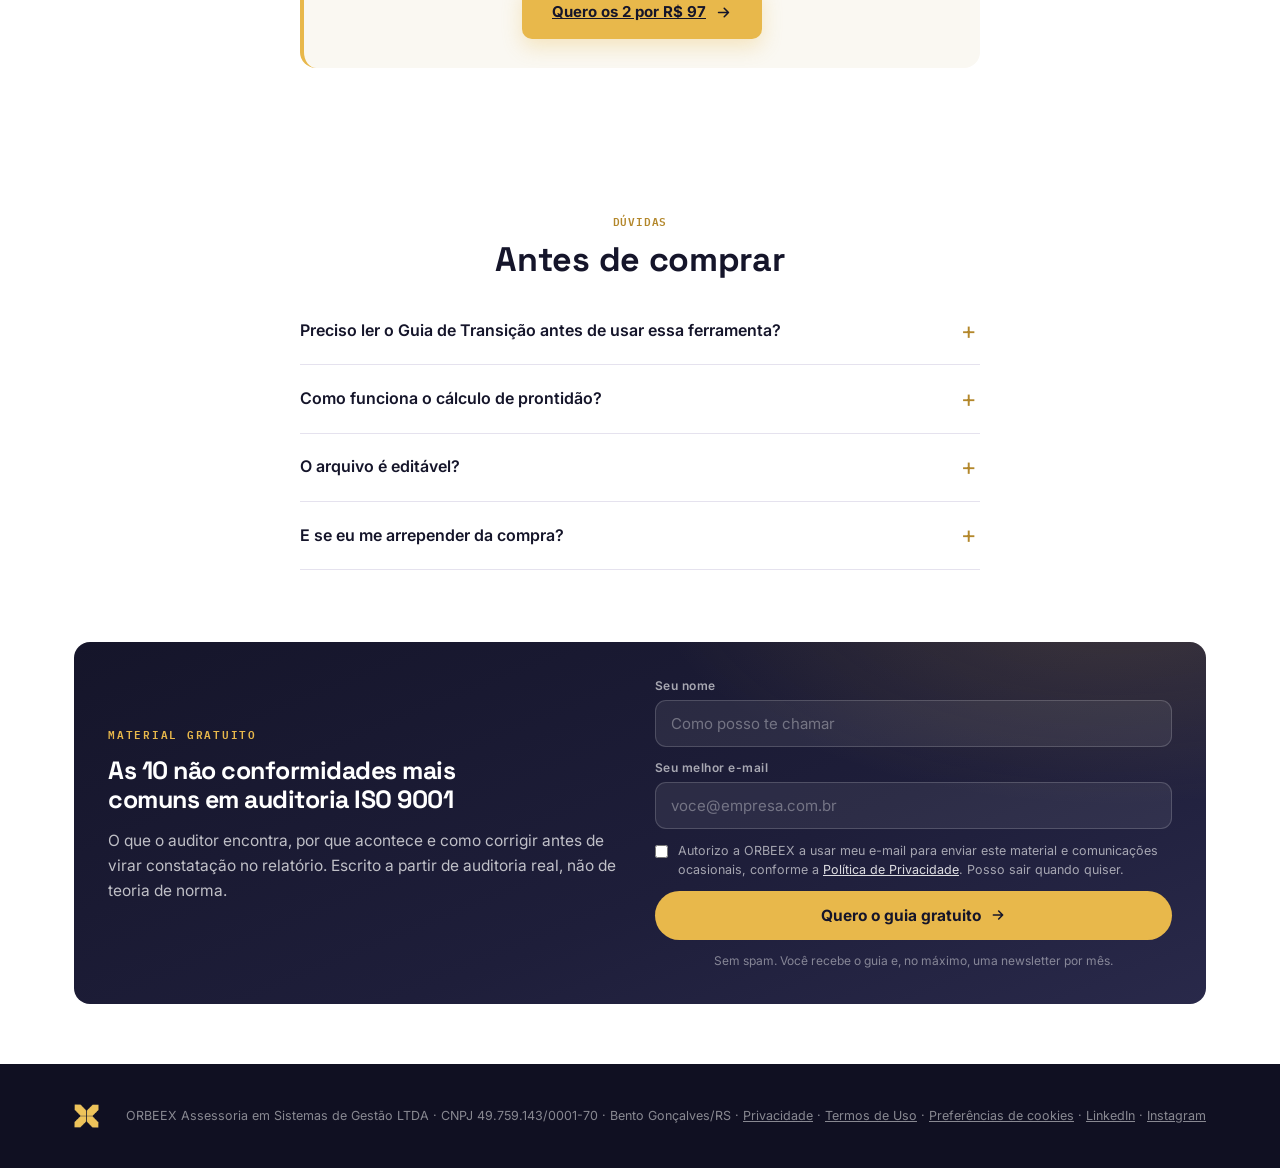
<file: autodiagnostico-iso-9001-2026/index.html>
<!DOCTYPE html>
<html lang="pt-BR">
<head>
<meta charset="UTF-8">
<meta name="viewport" content="width=device-width, initial-scale=1.0">

<title>Ferramenta de Autodiagnóstico ISO 9001:2026 · ORBEEX</title>
<meta name="description" content="Planilha com os 26 requisitos da ISO 9001, avaliação Sim/Parcial/Não, o que muda em 2026 por cláusula e um placar automático de prontidão. R$ 67.">
<link rel="canonical" href="https://orbeex.com.br/autodiagnostico-iso-9001-2026/">
<meta name="robots" content="index, follow">
<meta name="theme-color" content="#15152a">

<meta property="og:type" content="product">
<meta property="og:locale" content="pt_BR">
<meta property="og:site_name" content="ORBEEX">
<meta property="og:url" content="https://orbeex.com.br/autodiagnostico-iso-9001-2026/">
<meta property="og:title" content="Ferramenta de Autodiagnóstico ISO 9001:2026 · ORBEEX">
<meta property="og:description" content="Avalie os 26 requisitos da ISO 9001 um a um e receba seu nível de prontidão calculado automaticamente — geral e por cláusula.">
<meta property="og:image" content="https://orbeex.com.br/img/og-home.jpg">
<meta property="og:image:width" content="1200">
<meta property="og:image:height" content="630">
<meta property="og:image:type" content="image/jpeg">
<meta property="og:image:alt" content="Ferramenta de Autodiagnóstico ISO 9001:2026 — ORBEEX">
<meta name="twitter:card" content="summary_large_image">

<link rel="icon" href="../img/simbolo-x.png">
<link rel="apple-touch-icon" href="../img/simbolo-x.png">
<link rel="preconnect" href="https://fonts.googleapis.com">
<link rel="preconnect" href="https://fonts.gstatic.com" crossorigin>
<link href="https://fonts.googleapis.com/css2?family=Space+Grotesk:wght@500;600;700&family=Inter:wght@400;500;600;700&family=IBM+Plex+Mono:wght@500;600&display=swap" rel="stylesheet">

<link rel="stylesheet" href="/css/orbeex-captura.css">

<script src="../js/orbeex-analytics.js" defer></script>
<script src="/js/orbeex-captura.js" defer></script>
<script src="/js/orbeex-whatsapp.js" defer></script>

<script type="application/ld+json">
{
  "@context": "https://schema.org",
  "@type": "Product",
  "name": "Ferramenta de Autodiagnóstico ISO 9001:2026 ORBEEX",
  "description": "Planilha de autodiagnóstico com os 26 requisitos da ISO 9001, avaliação Sim/Parcial/Não, evidência, ação necessária e um placar automático de nível de prontidão geral e por cláusula.",
  "brand": { "@type": "Brand", "name": "ORBEEX" },
  "offers": {
    "@type": "Offer",
    "url": "https://orbeex.com.br/autodiagnostico-iso-9001-2026/",
    "priceCurrency": "BRL",
    "price": "67.00",
    "availability": "https://schema.org/InStock"
  }
}
</script>
<script type="application/ld+json">
{
  "@context": "https://schema.org",
  "@type": "FAQPage",
  "mainEntity": [
    {
      "@type": "Question",
      "name": "Preciso ler o Guia de Transição antes de usar essa ferramenta?",
      "acceptedAnswer": { "@type": "Answer", "text": "Não é obrigatório — a planilha já traz o que muda em cada requisito. Mas quem já leu o guia entende melhor o porquê de cada mudança antes de se autoavaliar." }
    },
    {
      "@type": "Question",
      "name": "Como funciona o cálculo de prontidão?",
      "acceptedAnswer": { "@type": "Answer", "text": "Cada requisito recebe Sim, Parcial ou Não. A aba Placar conta automaticamente quantos você atende, calcula o percentual geral (considerando Parcial como meio ponto) e também por bloco de cláusula." }
    },
    {
      "@type": "Question",
      "name": "O arquivo é editável?",
      "acceptedAnswer": { "@type": "Answer", "text": "Sim, é uma planilha Excel (.xlsx) sem senha — preencha direto nela ou copie a estrutura pro seu próprio controle." }
    },
    {
      "@type": "Question",
      "name": "E se eu me arrepender da compra?",
      "acceptedAnswer": { "@type": "Answer", "text": "Você tem 7 dias corridos após a compra para desistir e receber o valor integral de volta — é o direito de arrependimento previsto no art. 49 do Código de Defesa do Consumidor. Basta entrar em contato, sem burocracia." }
    }
  ]
}
</script>

<link rel="stylesheet" href="/css/orbeex-base.css">
<style>

  .hero { background: linear-gradient(160deg, var(--ink) 0%, #101022 100%); color: #fff; padding: 4rem 0 3.5rem; text-align: center; }
  .hero-kicker { display: inline-flex; align-items: center; gap: 8px; font-family: var(--font-mono); font-size: 11.5px; font-weight: 500; letter-spacing: .6px; color: var(--gold); background: rgba(232,184,75,0.12); padding: 7px 16px 7px 12px; border-radius: 999px; margin-bottom: 1.6rem; border: 1px solid rgba(232,184,75,.25); }
  .hero h1 { font-family: var(--font-display); font-size: clamp(26px, 4vw, 42px); font-weight: 700; max-width: 700px; margin: 0 auto 1.1rem; line-height: 1.2; letter-spacing: -.5px; }
  .hero h1 em { font-style: normal; color: var(--gold); }
  .hero-sub { font-size: 16.5px; color: rgba(255,255,255,0.75); max-width: 580px; margin: 0 auto 1.6rem; }
  .hero-preco { font-size: 40px; font-weight: 800; font-family: var(--font-display); color: #fff; margin-bottom: .3rem; }
  .hero-preco span { font-size: 15px; font-weight: 500; color: rgba(255,255,255,.6); }
  .section-kicker { font-family: var(--font-mono); font-size: 11px; font-weight: 600; letter-spacing: .8px; text-transform: uppercase; color: var(--gold-deep); margin-bottom: .6rem; }

  .aviso { background: rgba(232,184,75,.10); border: 1px solid rgba(232,184,75,.3); border-radius: var(--radius-sm); padding: 1rem 1.3rem; max-width: 560px; margin: 0 auto 1.8rem; text-align: left; }
  .aviso p { font-size: 13.5px; color: rgba(255,255,255,.82); margin: 0; }
  .aviso strong { color: var(--gold); }

  .como { background: var(--paper); }
  .como-steps { display: flex; flex-direction: column; gap: .8rem; max-width: 640px; margin: 1.6rem auto 0; }
  .como-step { display: flex; gap: 14px; align-items: flex-start; background: var(--white); border: 1px solid var(--line-onwhite); border-radius: 12px; padding: 1rem 1.2rem; }
  .como-num { width: 32px; height: 32px; flex-shrink: 0; border-radius: 50%; background: var(--ink); color: var(--gold); display: flex; align-items: center; justify-content: center; font-weight: 700; font-size: 14px; font-family: var(--font-mono); }
  .como-step p { font-size: 14.5px; color: var(--text-soft); }
  .como-step strong { color: var(--ink); }

  .inclui-grid { display: grid; grid-template-columns: repeat(auto-fit, minmax(230px, 1fr)); gap: 1.2rem; max-width: 900px; margin: 1.6rem auto 0; }
  .inclui-card { border: 1px solid var(--line-onwhite); border-radius: var(--radius); padding: 1.5rem; }
  .inclui-hex { width: 42px; height: 38px; display: flex; align-items: center; justify-content: center; background: var(--ink); color: var(--gold); margin-bottom: 1rem; }
  .inclui-card h3 { font-size: 15.5px; color: var(--ink); margin-bottom: 6px; }
  .inclui-card p { font-size: 13.5px; color: var(--text-soft); }

  .placar-demo { text-align: center; }
  .placar-card { max-width: 460px; margin: 1.6rem auto 0; background: var(--paper-2); border-radius: var(--radius); padding: 2rem; text-align: left; }
  .placar-row { display: flex; justify-content: space-between; align-items: center; padding: .6rem 0; border-bottom: 1px solid var(--line-onwhite); font-size: 14px; color: var(--text-soft); }
  .placar-row:last-child { border-bottom: none; }
  .placar-row strong { color: var(--ink); }
  .placar-pct { font-family: var(--font-display); font-weight: 700; color: var(--gold-deep); }

  .preco { background: linear-gradient(160deg, var(--ink) 0%, #101022 100%); color: #fff; text-align: center; }
  .preco-card { max-width: 420px; margin: 0 auto; background: rgba(255,255,255,.06); border: 1px solid rgba(255,255,255,.14); border-radius: var(--radius); padding: 2.2rem 1.8rem; }
  .preco-garantia { font-size: 12.5px; color: rgba(255,255,255,.55); margin-top: 1rem; }
  .preco-selo { font-size: 13.5px; font-weight: 600; color: var(--gold); margin-top: 1.2rem; }

  .cross-sell { text-align: center; }
  .cross-sell-card { max-width: 680px; margin: 0 auto; background: var(--paper); border-left: 4px solid var(--gold); border-radius: var(--radius); padding: 1.8rem 2rem; }
  .cross-sell-card p { font-size: 14.5px; color: var(--text-soft); margin-bottom: 1rem; }
  .cross-sell-card a { font-weight: 700; color: var(--ink); text-decoration: underline; }
  .combo-badge { display: inline-block; font-family: var(--font-mono); font-size: 11px; font-weight: 700; letter-spacing: .5px; text-transform: uppercase; color: var(--ink); background: var(--gold); padding: 4px 12px; border-radius: 999px; margin-bottom: .8rem; }

  .faq-list { max-width: 680px; margin: 0 auto; }
</style>
</head>
<body>

<header>
  <div class="container">
    <a href="https://orbeex.com.br" class="brand-mark" aria-label="ORBEEX — página inicial">
      <img src="../img/logo-orbeex.png" alt="ORBEEX">
    </a>
    <a href="#comprar" class="nav-cta">Quero a ferramenta</a>
  </div>
</header>

<main>

<!-- ===== HERO ===== -->
<section class="hero">
  <div class="container">
    <span class="hero-kicker">
      <svg width="12" height="12" viewBox="0 0 24 24" fill="currentColor"><polygon points="12,2 20,7 20,17 12,22 4,17 4,7"/></svg>
      Planilha · Autodiagnóstico
    </span>
    <h1>Descubra em minutos o quanto seu SGQ já está pronto pra <em>ISO 9001:2026</em></h1>
    <p class="hero-sub">Avalie os 26 requisitos da norma, um a um, e receba seu nível de prontidão calculado sozinho — geral e por cláusula.</p>
    <div class="aviso">
      <p><strong>Nota importante:</strong> o "o que muda em 2026" de cada requisito vem do Projeto de Revisão da ABNT NBR ISO 9001 (Consulta Nacional, ago/2026) e da ISO 9001:2026, já publicada internacionalmente. O texto brasileiro definitivo ainda não saiu — havendo mudança relevante, quem já comprou recebe a atualização.</p>
    </div>
    <div class="hero-preco">R$ 67<span>,00</span></div>
    <a href="#comprar" class="btn btn-gold">
      Quero a ferramenta agora
      <svg width="17" height="17" viewBox="0 0 24 24" fill="none" stroke="currentColor" stroke-width="2.2" stroke-linecap="round" stroke-linejoin="round"><path d="M5 12h14M13 6l6 6-6 6"/></svg>
    </a>
  </div>
</section>

<!-- ===== COMO FUNCIONA ===== -->
<section class="como reveal">
  <div class="container">
    <div class="section-kicker" style="text-align:center;">Como funciona</div>
    <h2 class="section-title" style="text-align:center;">5 passos, sem precisar decorar norma nenhuma</h2>
    <div class="como-steps">
      <div class="como-step"><div class="como-num">1</div><p>Para cada um dos 26 requisitos (cláusulas 4 a 10), marque se o seu SGQ atende hoje: <strong>Sim, Parcial ou Não</strong>.</p></div>
      <div class="como-step"><div class="como-num">2</div><p>Registre a <strong>evidência</strong> — onde isso está documentado, ou por que ainda não está.</p></div>
      <div class="como-step"><div class="como-num">3</div><p>A coluna <strong>"O que muda em 2026"</strong> já vem preenchida, lida direto do Projeto de Revisão oficial — você não precisa pesquisar nada.</p></div>
      <div class="como-step"><div class="como-num">4</div><p>Defina <strong>prioridade, responsável e prazo</strong> pra cada ação necessária.</p></div>
      <div class="como-step"><div class="como-num">5</div><p>A aba <strong>Placar</strong> calcula sozinha o seu nível de prontidão — geral e por bloco de cláusula.</p></div>
    </div>
  </div>
</section>

<!-- ===== O QUE INCLUI ===== -->
<section class="reveal">
  <div class="container">
    <div class="section-kicker" style="text-align:center;">O que você recebe</div>
    <h2 class="section-title" style="text-align:center;">1 planilha, 3 abas</h2>
    <div class="inclui-grid">
      <div class="inclui-card">
        <div class="inclui-hex hex" aria-hidden="true">
          <svg width="20" height="20" viewBox="0 0 24 24" fill="none" stroke="currentColor" stroke-width="1.9" stroke-linecap="round"><circle cx="12" cy="12" r="9"/><path d="M12 16v.01M12 8a2.5 2.5 0 0 1 2.5 2.5c0 1.5-2.5 2-2.5 3.5"/></svg>
        </div>
        <h3>Instruções</h3>
        <p>Como usar, legenda de cores e o aviso sobre a base normativa (Projeto de Revisão em Consulta Nacional).</p>
      </div>
      <div class="inclui-card">
        <div class="inclui-hex hex" aria-hidden="true">
          <svg width="20" height="20" viewBox="0 0 24 24" fill="none" stroke="currentColor" stroke-width="1.9" stroke-linecap="round"><rect x="3" y="3" width="18" height="18" rx="2"/><path d="M3 9h18M9 21V9"/></svg>
        </div>
        <h3>Autodiagnóstico</h3>
        <p>Os 26 requisitos (4.1 a 10.3), com avaliação, evidência, o que muda em 2026, ação, prioridade, responsável e prazo.</p>
      </div>
      <div class="inclui-card">
        <div class="inclui-hex hex" aria-hidden="true">
          <svg width="20" height="20" viewBox="0 0 24 24" fill="none" stroke="currentColor" stroke-width="1.9" stroke-linecap="round"><path d="M3 3v18h18"/><path d="M7 15l4-4 3 3 5-6"/></svg>
        </div>
        <h3>Placar</h3>
        <p>% de prontidão geral e por bloco de cláusula (4 a 10), calculado automaticamente por fórmula.</p>
      </div>
    </div>
  </div>
</section>

<!-- ===== PLACAR DEMO ===== -->
<section class="placar-demo reveal">
  <div class="container">
    <div class="section-kicker">O resultado que você recebe</div>
    <h2 class="section-title">Um placar, não uma planilha cheia de números soltos</h2>
    <div class="placar-card">
      <div class="placar-row"><span>Total de requisitos avaliados</span> <strong>26</strong></div>
      <div class="placar-row"><span>% de prontidão geral</span> <span class="placar-pct">calculado sozinho</span></div>
      <div class="placar-row"><span>4 — Contexto da organização</span> <span class="placar-pct">% por bloco</span></div>
      <div class="placar-row"><span>5 — Liderança</span> <span class="placar-pct">% por bloco</span></div>
      <div class="placar-row"><span>6 a 10 — demais blocos</span> <span class="placar-pct">% por bloco</span></div>
    </div>
  </div>
</section>

<!-- ===== PRECO ===== -->
<section id="comprar" class="preco reveal">
  <div class="container">
    <div class="section-kicker" style="color:var(--gold)">Preço único</div>
    <h2 class="section-title" style="color:#fff">Meça antes de agir</h2>
    <div class="preco-card">
      <a href="https://pay.kiwify.com.br/Msn7YNG" class="btn btn-gold btn-block" target="_blank" rel="noopener" data-track="clique_checkout" data-track-item="autodiagnostico-iso-9001-2026" data-track-valor="67.00">
        Quero a ferramenta agora
        <svg width="17" height="17" viewBox="0 0 24 24" fill="none" stroke="currentColor" stroke-width="2.2" stroke-linecap="round" stroke-linejoin="round"><path d="M5 12h14M13 6l6 6-6 6"/></svg>
      </a>
      <p class="preco-selo">🛡️ Garantia de 7 dias — se não for pra você, é só pedir reembolso</p>
      <p class="preco-garantia">Pagamento seguro via Pix ou cartão · Nota fiscal emitida · ORBEEX Assessoria em Sistemas de Gestão LTDA · CNPJ 49.759.143/0001-70</p>
    </div>
  </div>
</section>

<!-- ===== CROSS-SELL / COMBO ===== -->
<section class="cross-sell reveal">
  <div class="container">
    <div class="cross-sell-card">
      <span class="combo-badge">Combo · R$ 97</span>
      <p>Essa ferramenta mede — mas se você quiser entender o porquê de cada mudança antes de se autoavaliar, o <a href="../guia-transicao-iso-9001-2026/">Guia de Transição</a> explica cláusula por cláusula, com o texto oficial citado. Levando os dois juntos, sai por R$ 97 em vez de R$ 114.</p>
      <a href="https://pay.kiwify.com.br/PZLXSm7" class="btn btn-gold" target="_blank" rel="noopener" data-track="clique_checkout" data-track-item="combo-transicao-iso-9001-2026" data-track-valor="97.00" style="margin-top:1rem;">
        Quero os 2 por R$ 97
        <svg width="17" height="17" viewBox="0 0 24 24" fill="none" stroke="currentColor" stroke-width="2.2" stroke-linecap="round" stroke-linejoin="round"><path d="M5 12h14M13 6l6 6-6 6"/></svg>
      </a>
    </div>
  </div>
</section>

<!-- ===== FAQ ===== -->
<section class="reveal">
  <div class="container">
    <div class="section-kicker" style="text-align:center;">Dúvidas</div>
    <h2 class="section-title" style="text-align:center;">Antes de comprar</h2>
    <div class="faq-list">
      <details class="faq-item">
        <summary>Preciso ler o Guia de Transição antes de usar essa ferramenta?</summary>
        <p>Não é obrigatório — a planilha já traz o que muda em cada requisito. Mas quem já leu o guia entende melhor o porquê de cada mudança antes de se autoavaliar.</p>
      </details>
      <details class="faq-item">
        <summary>Como funciona o cálculo de prontidão?</summary>
        <p>Cada requisito recebe Sim, Parcial ou Não. A aba Placar conta automaticamente quantos você atende, calcula o percentual geral (considerando Parcial como meio ponto) e também por bloco de cláusula.</p>
      </details>
      <details class="faq-item">
        <summary>O arquivo é editável?</summary>
        <p>Sim, é uma planilha Excel (.xlsx) sem senha — preencha direto nela ou copie a estrutura pro seu próprio controle.</p>
      </details>
      <details class="faq-item">
        <summary>E se eu me arrepender da compra?</summary>
        <p>Você tem 7 dias corridos após a compra para desistir e receber o valor integral de volta — é o direito de arrependimento previsto no art. 49 do Código de Defesa do Consumidor. Basta entrar em contato, sem burocracia.</p>
      </details>
    </div>
  </div>
</section>

<!-- ===== CAPTURA DE E-MAIL ===== -->
<section class="reveal" style="padding: 0 0 60px;">
  <div class="container">
    <div class="ox-captura ox-compacta" data-modo="isca" data-origem="venda-autodiagnostico"></div>
  </div>
</section>

</main>

<footer>
  <div class="container">
    <a href="https://orbeex.com.br" class="brand-mark" aria-label="ORBEEX — página inicial"><img src="../img/simbolo-x-transparente.png" alt="ORBEEX"></a>
    <div>ORBEEX Assessoria em Sistemas de Gestão LTDA · CNPJ 49.759.143/0001-70 · Bento Gonçalves/RS ·
      <a href="../privacidade/" style="color:inherit; text-decoration:underline;">Privacidade</a> ·
      <a href="../termos/" style="color:inherit; text-decoration:underline;">Termos de Uso</a> ·
      <a href="#" data-consent-refazer style="color:inherit; text-decoration:underline;">Preferências de cookies</a> ·
      <a href="https://www.linkedin.com/company/orbeex/" target="_blank" rel="noopener" style="color:inherit; text-decoration:underline;">LinkedIn</a> ·
      <a href="https://www.instagram.com/orbeex_/" target="_blank" rel="noopener" style="color:inherit; text-decoration:underline;">Instagram</a></div>
  </div>
</footer>

<script>
  (function () {
    var alvos = document.querySelectorAll('.reveal');
    if (!('IntersectionObserver' in window)) { alvos.forEach(function (el) { el.classList.add('visible'); }); return; }
    var obs = new IntersectionObserver(function (entradas) {
      entradas.forEach(function (entrada) {
        if (entrada.isIntersecting) { entrada.target.classList.add('visible'); obs.unobserve(entrada.target); }
      });
    }, { threshold: 0.08, rootMargin: '0px 0px -40px 0px' });
    alvos.forEach(function (el) { obs.observe(el); });
  })();
</script>

</body>
</html>
</file>
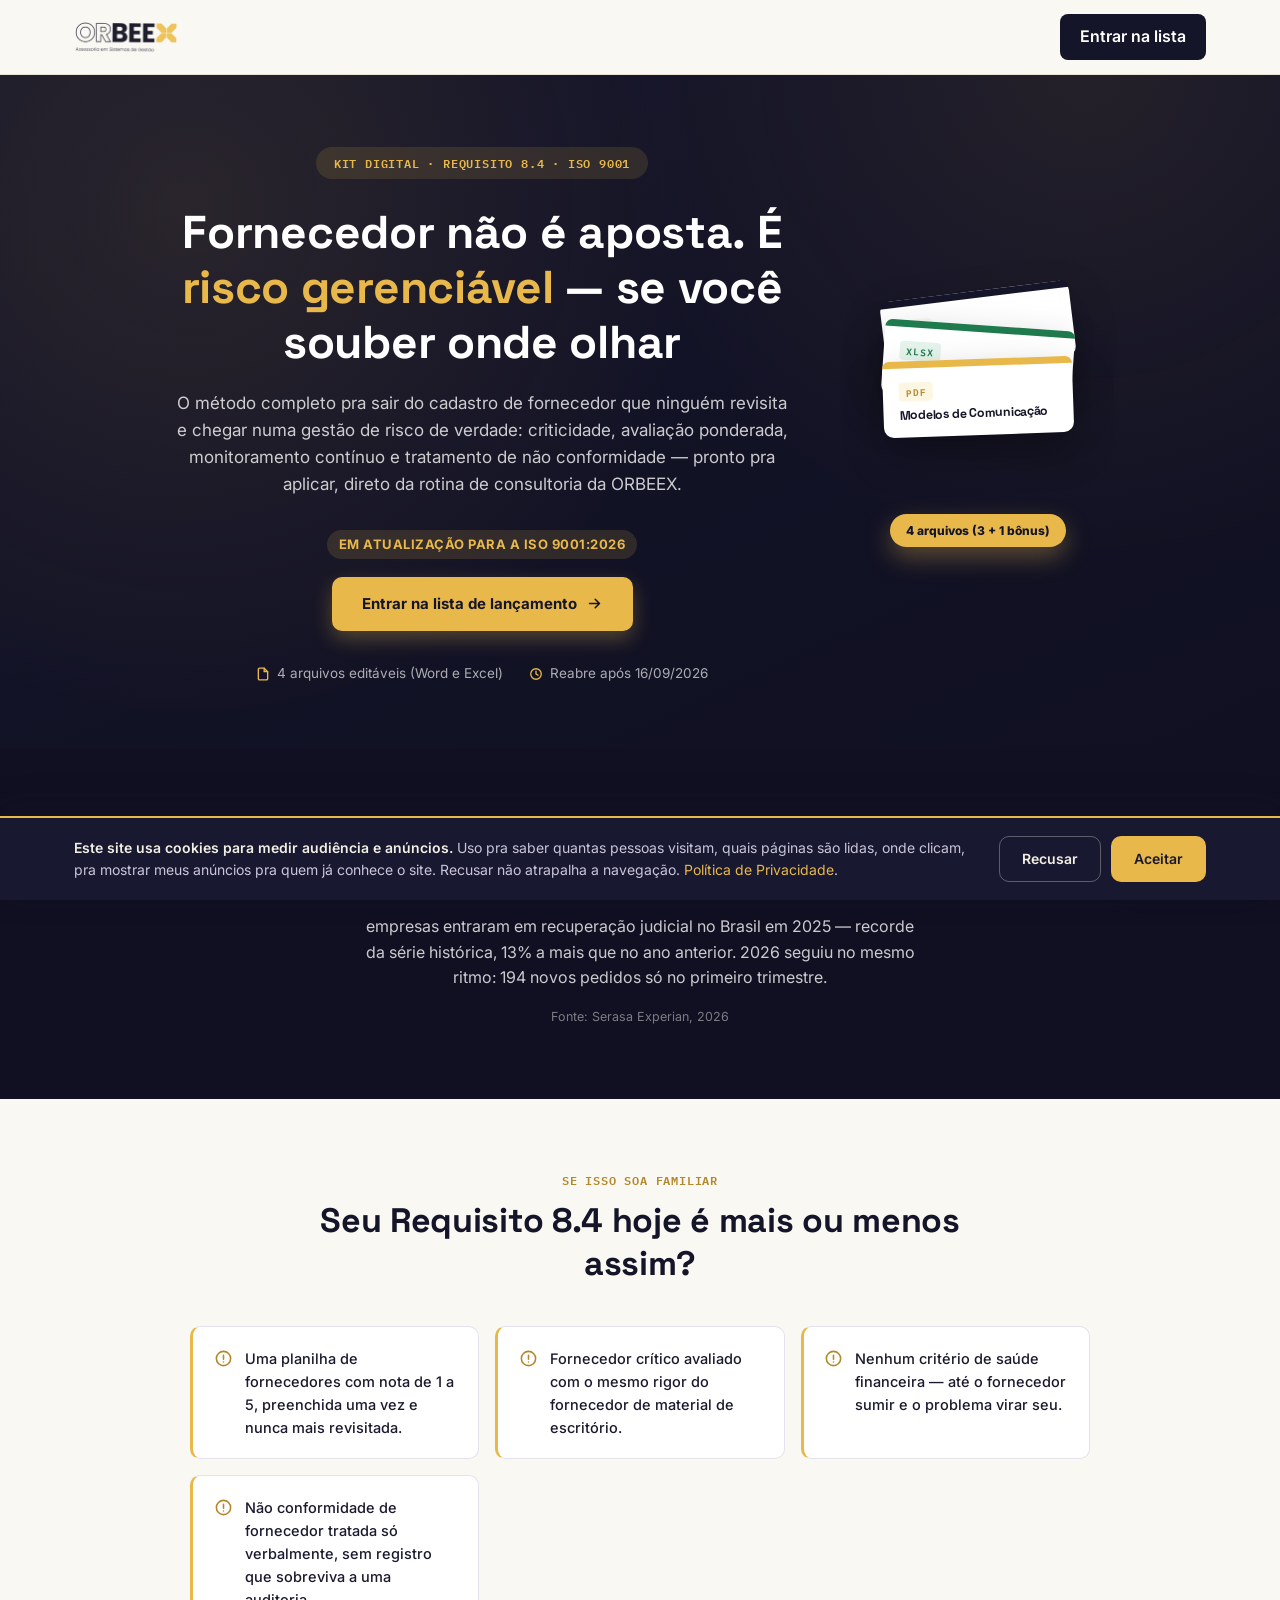
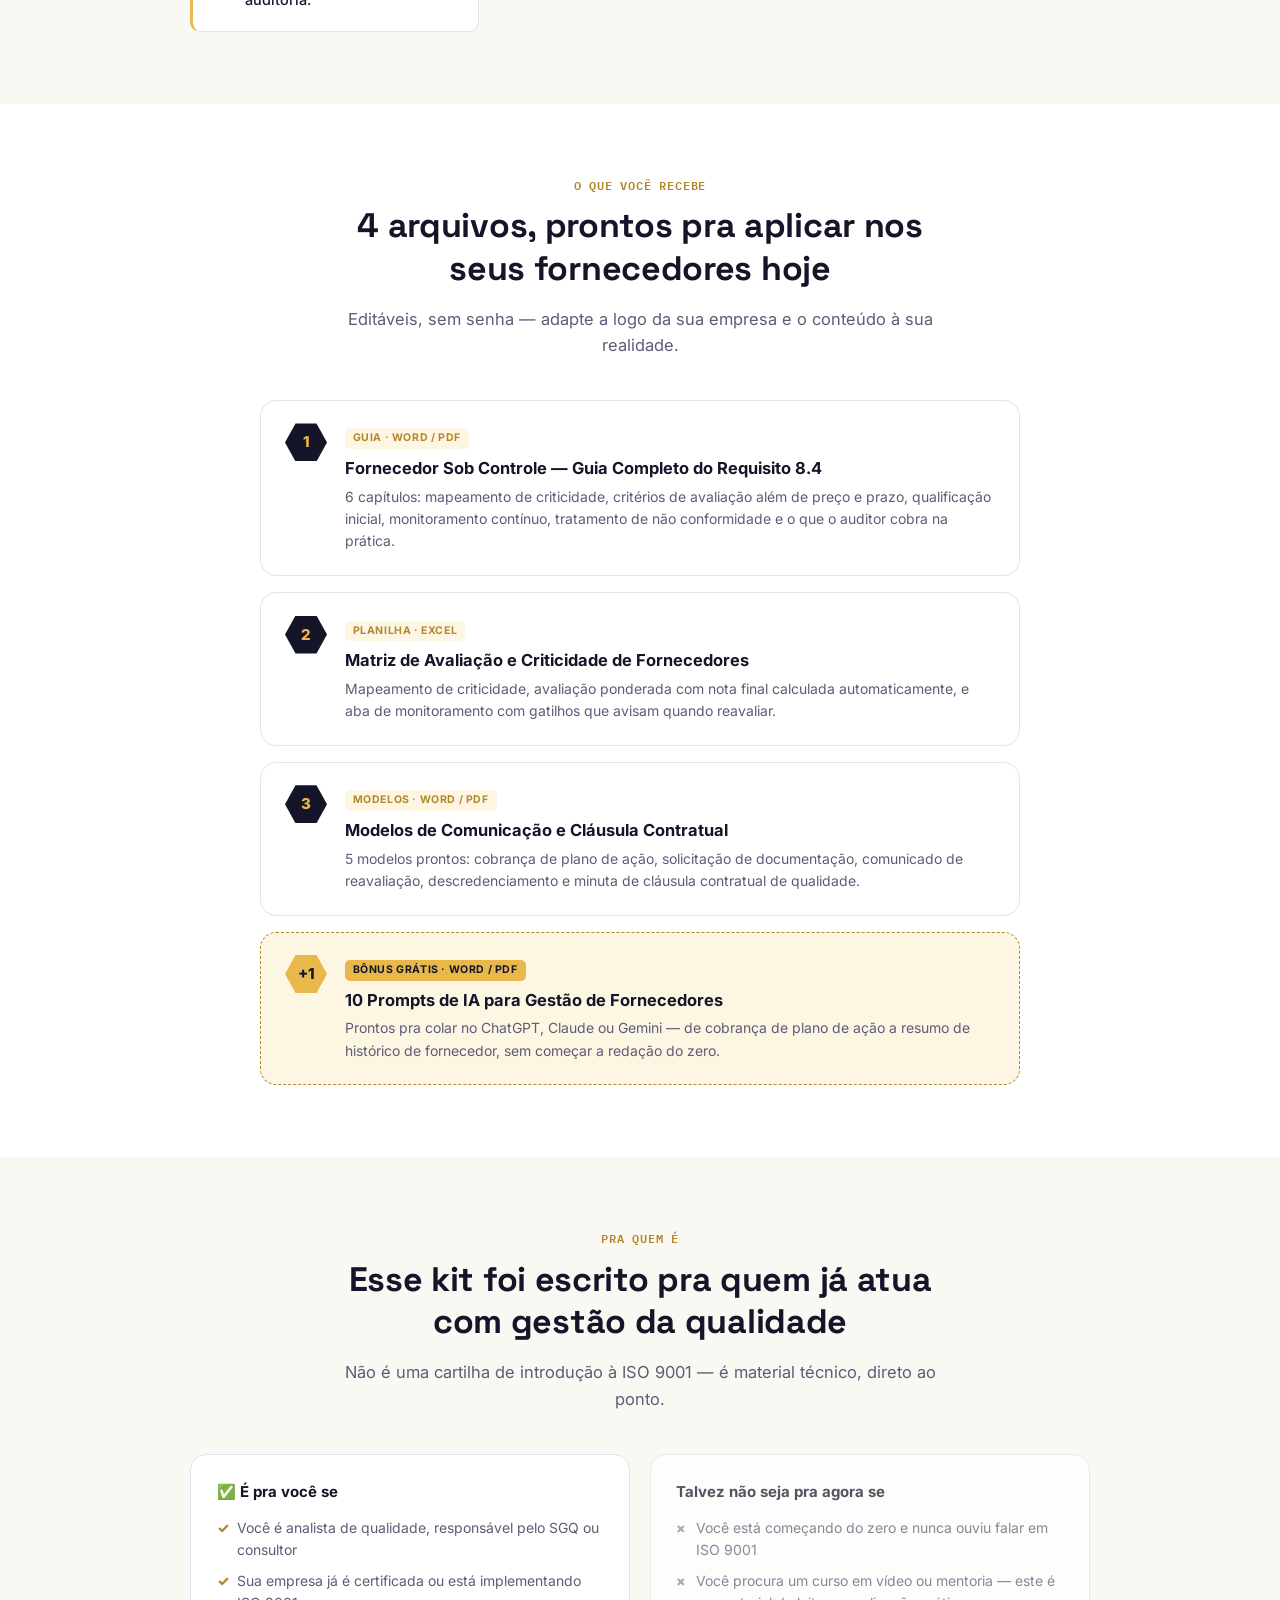
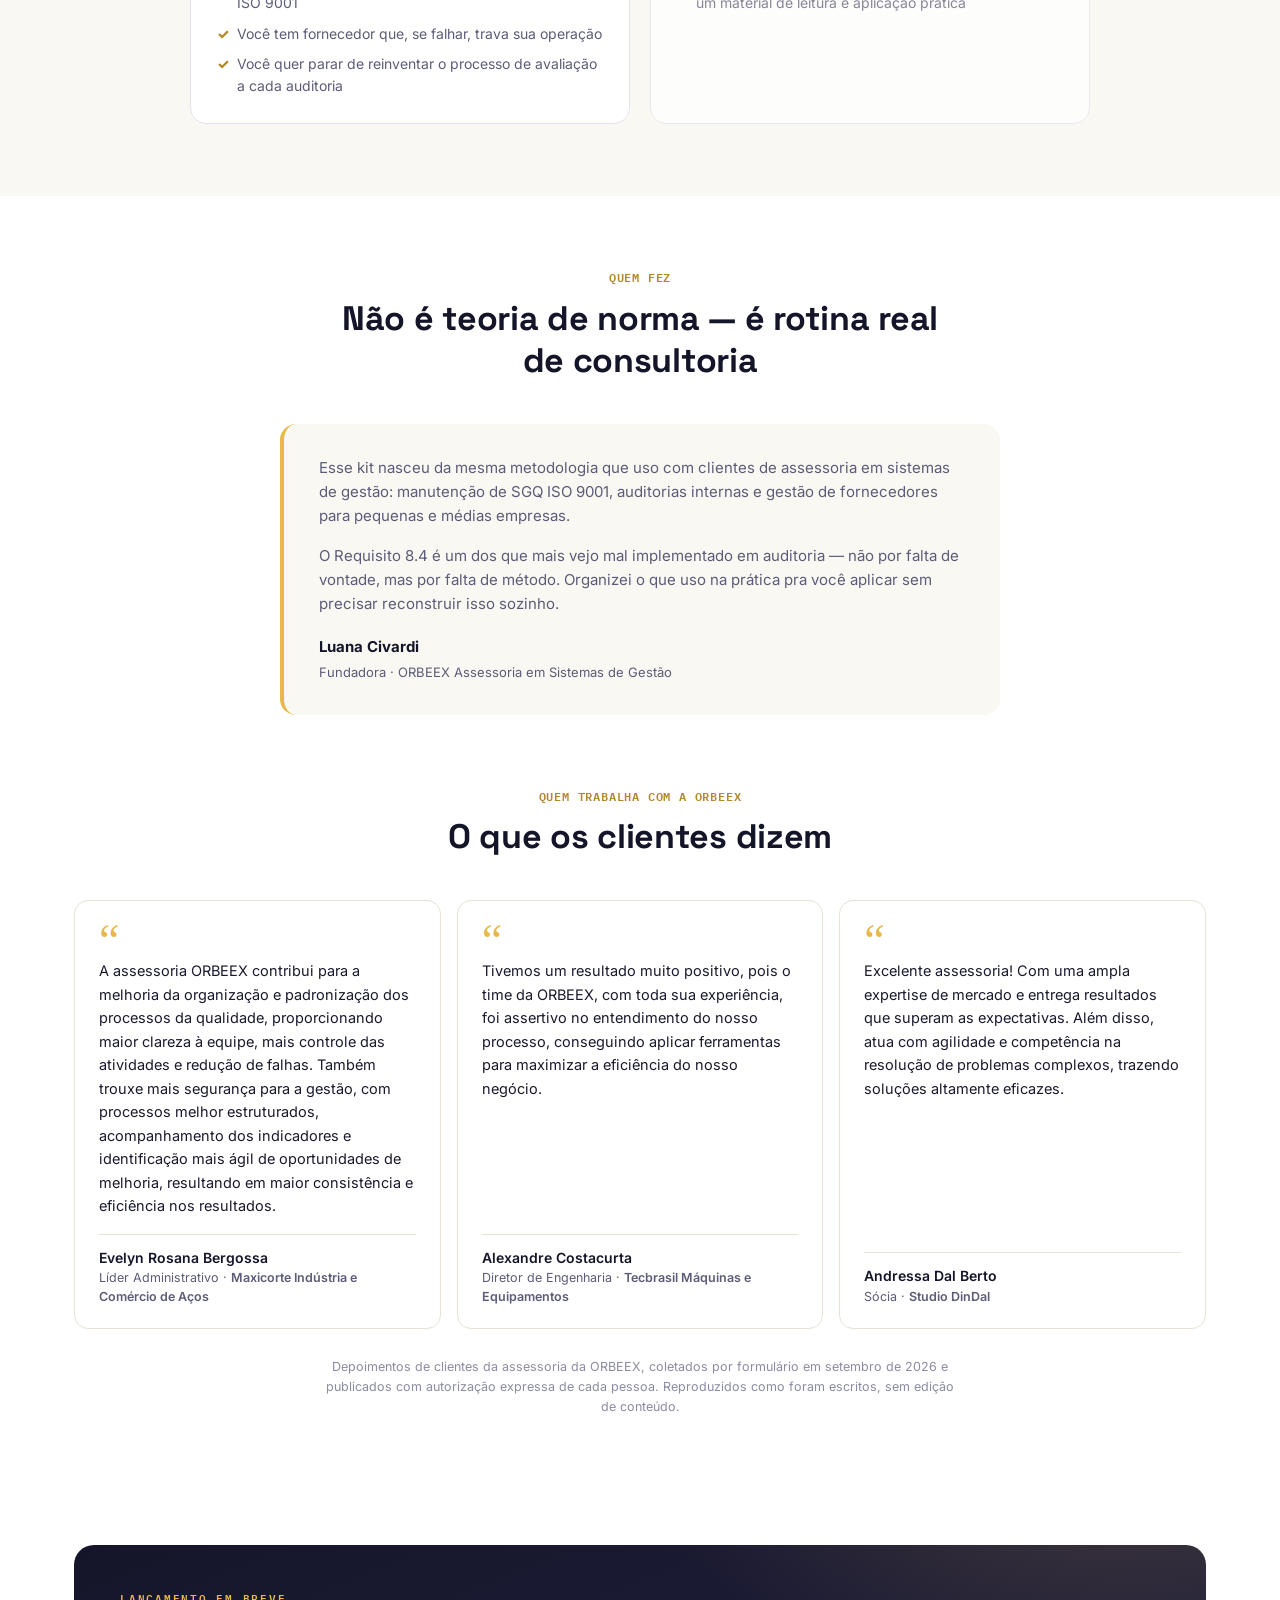
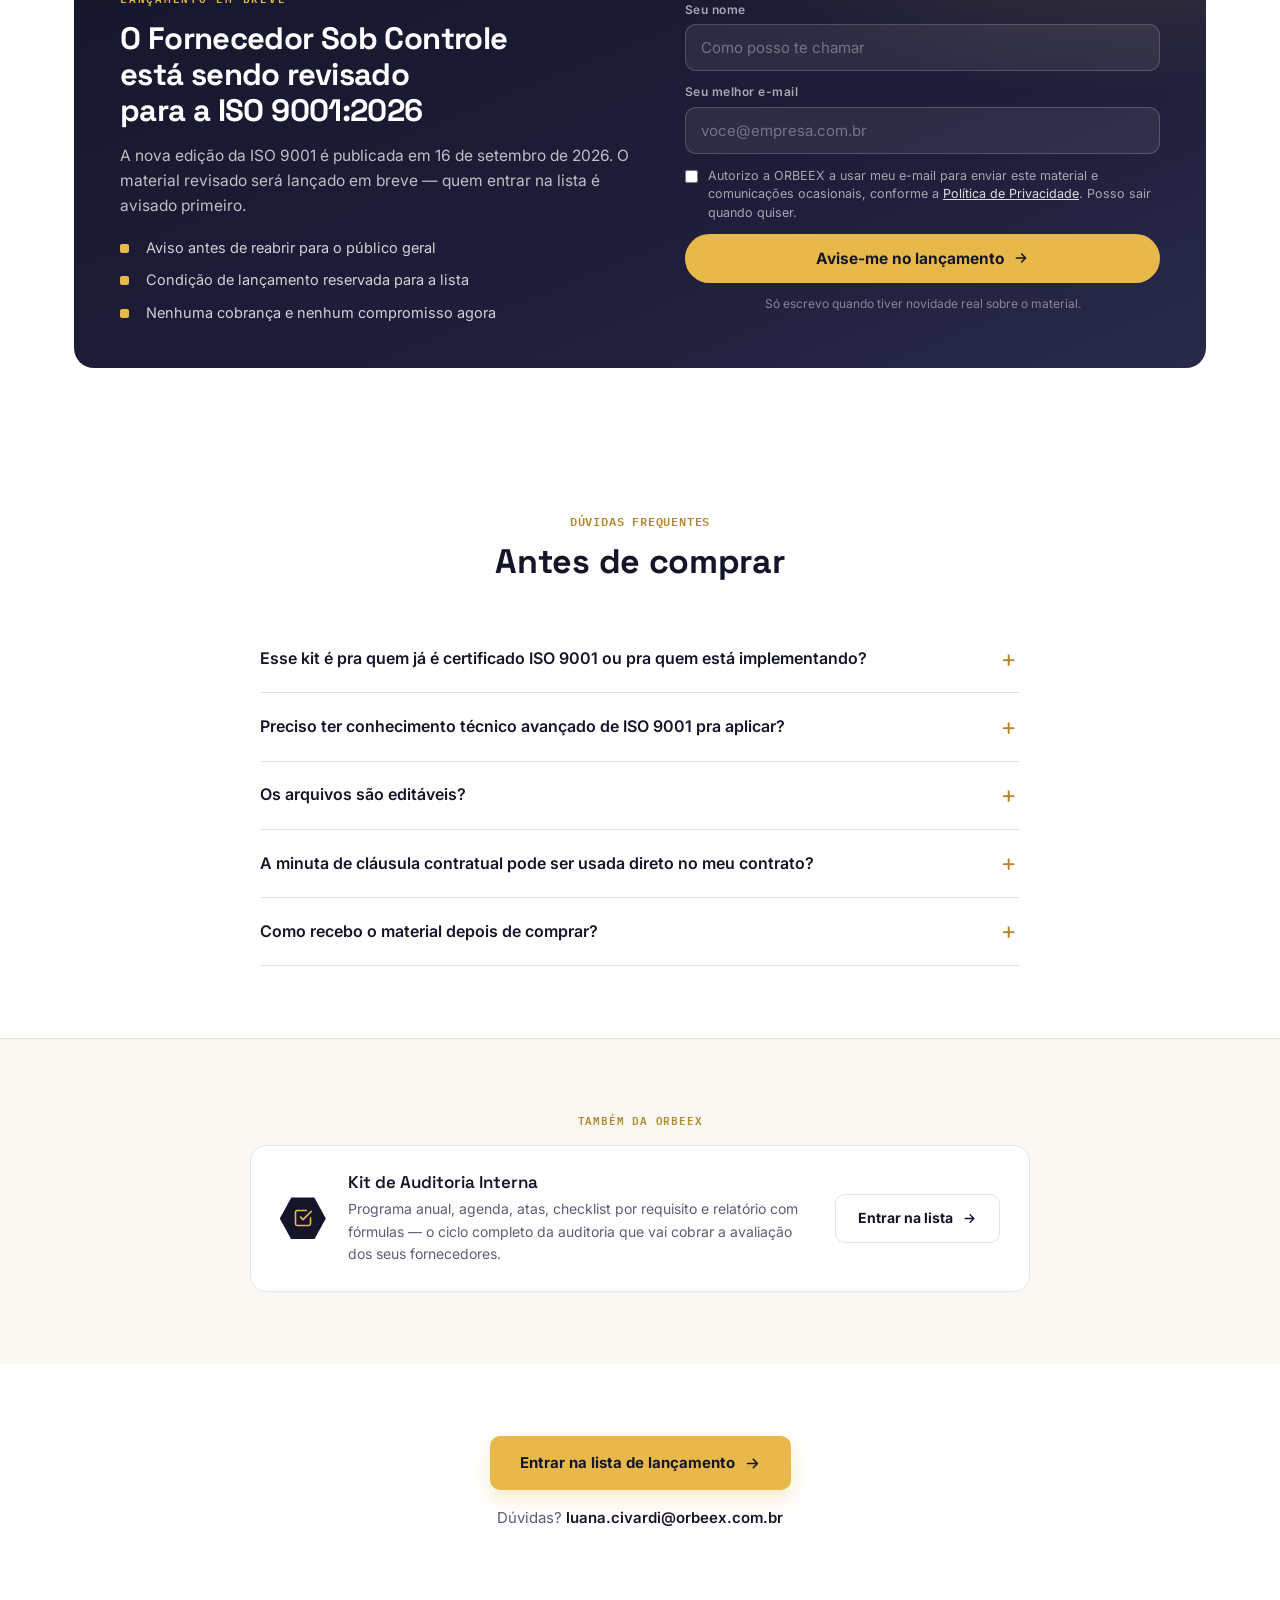
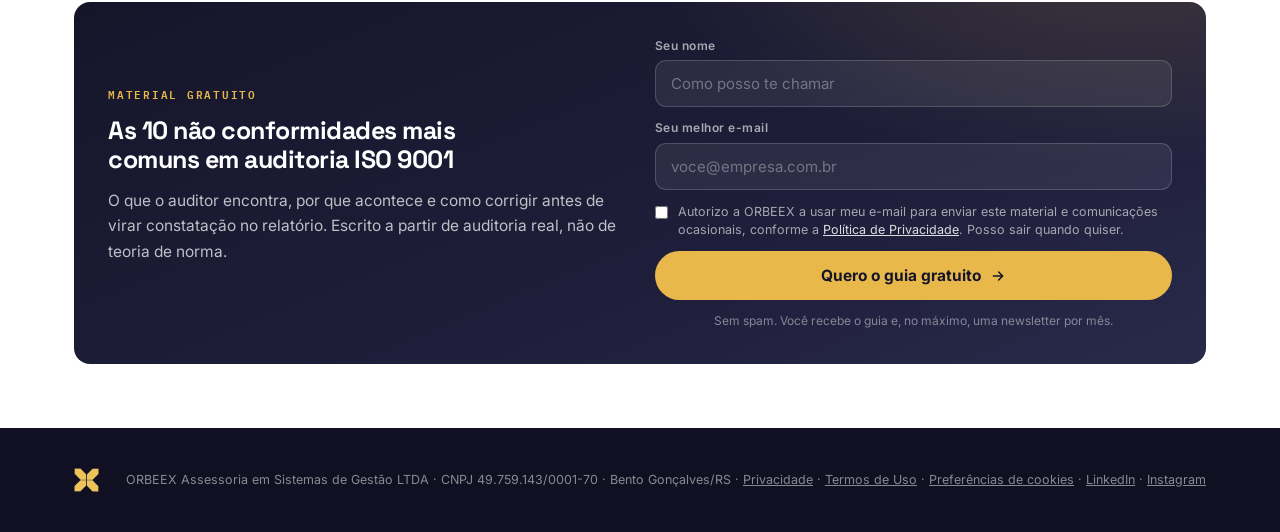
<file: fornecedor-sob-controle/index.html>
<!DOCTYPE html>
<html lang="pt-BR">
<head>
<meta charset="UTF-8">
<meta name="viewport" content="width=device-width, initial-scale=1.0">

<title>Fornecedor Sob Controle · ORBEEX</title>
<meta name="description" content="Guia completo do Requisito 8.4 da ISO 9001: mapeamento de criticidade, avaliação ponderada, monitoramento contínuo e modelos prontos para gerir fornecedores como risco, não como aposta.">
<link rel="canonical" href="https://orbeex.com.br/fornecedor-sob-controle/">
<meta name="robots" content="index, follow">
<meta name="theme-color" content="#252538">

<meta property="og:type" content="product">
<meta property="og:locale" content="pt_BR">
<meta property="og:site_name" content="ORBEEX">
<meta property="og:url" content="https://orbeex.com.br/fornecedor-sob-controle/">
<meta property="og:title" content="Fornecedor Sob Controle · ORBEEX">
<meta property="og:description" content="O método completo do Requisito 8.4 da ISO 9001 em 4 arquivos editáveis: guia, planilha de avaliação ponderada, modelos de comunicação e prompts de IA.">
<meta property="og:image" content="https://orbeex.com.br/img/og-fornecedor.jpg">
<meta property="og:image:width" content="1200">
<meta property="og:image:height" content="630">
<meta property="og:image:type" content="image/jpeg">
<meta property="og:image:alt" content="Fornecedor Sob Controle — guia do Requisito 8.4 da ISO 9001">
<meta name="twitter:card" content="summary_large_image">

<link rel="icon" href="../img/simbolo-x.png">
<link rel="apple-touch-icon" href="../img/simbolo-x.png">
<link rel="preconnect" href="https://fonts.googleapis.com">
<link rel="preconnect" href="https://fonts.gstatic.com" crossorigin>
<link href="https://fonts.googleapis.com/css2?family=Space+Grotesk:wght@500;600;700&family=Inter:wght@400;500;600;700;800&family=IBM+Plex+Mono:wght@500;600&display=swap" rel="stylesheet">

<link rel="stylesheet" href="/css/orbeex-captura.css">
<link rel="stylesheet" href="/css/orbeex-depoimentos.css">

<script src="../js/orbeex-analytics.js" defer></script>
<script src="/js/orbeex-captura.js" defer></script>
<script src="/js/orbeex-whatsapp.js" defer></script>

<script type="application/ld+json">
{
  "@context": "https://schema.org",
  "@type": "Product",
  "name": "Fornecedor Sob Controle — Guia Completo do Requisito 8.4 ORBEEX",
  "description": "Guia, planilha de avaliação ponderada, modelos de comunicação/cláusula contratual e prompts de IA — 4 arquivos editáveis pra gerir fornecedores como risco gerenciável, conforme o Requisito 8.4 da ISO 9001.",
  "brand": { "@type": "Brand", "name": "ORBEEX" },
  "image": "https://orbeex.com.br/img/capa-fornecedor.jpg",
  "offers": {
    "@type": "Offer",
    "url": "https://orbeex.com.br/fornecedor-sob-controle/",
    "priceCurrency": "BRL",
    "availability": "https://schema.org/PreOrder"
  }
}
</script>
<script type="application/ld+json">
{
  "@context": "https://schema.org",
  "@type": "FAQPage",
  "mainEntity": [
    {
      "@type": "Question",
      "name": "Esse kit é pra quem já é certificado ISO 9001 ou pra quem está implementando?",
      "acceptedAnswer": { "@type": "Answer", "text": "Pras duas situações. Quem já é certificado usa pra fechar uma lacuna real de auditoria; quem está implementando usa pra já nascer com o requisito 8.4 estruturado, sem precisar descobrir isso na marra depois." }
    },
    {
      "@type": "Question",
      "name": "Preciso ter conhecimento técnico avançado de ISO 9001 pra aplicar?",
      "acceptedAnswer": { "@type": "Answer", "text": "O material foi escrito pra quem já atua com gestão da qualidade — analista de qualidade, responsável pelo SGQ ou consultor. Não é uma cartilha de introdução à norma." }
    },
    {
      "@type": "Question",
      "name": "Os arquivos são editáveis?",
      "acceptedAnswer": { "@type": "Answer", "text": "Sim. O guia e os modelos são em Word (.docx) e a planilha em Excel (.xlsx), sem senha e sem restrição — edite, coloque a logo da sua empresa e adapte o conteúdo à sua realidade." }
    },
    {
      "@type": "Question",
      "name": "A minuta de cláusula contratual pode ser usada direto no meu contrato?",
      "acceptedAnswer": { "@type": "Answer", "text": "É um ponto de partida, não uma cláusula jurídica pronta para uso. Recomendamos sempre revisão de um advogado antes de incluir em contrato — a redação final depende do tipo de contrato, do setor e da legislação aplicável." }
    },
    {
      "@type": "Question",
      "name": "Como recebo o material depois de comprar?",
      "acceptedAnswer": { "@type": "Answer", "text": "A venda está pausada enquanto o material é revisado para a ISO 9001:2026, com publicação prevista para 16 de setembro de 2026. Quando reabrir, o acesso é imediato: com o pagamento aprovado, os 4 arquivos ficam disponíveis pra download na área de membros." }
    }
  ]
}
</script>

<link rel="stylesheet" href="/css/orbeex-base.css">
<style>

  /* HERO */
  .hero {
    background:
      radial-gradient(circle at 15% 20%, rgba(232,184,75,0.10) 0%, transparent 42%),
      radial-gradient(circle at 85% 0%, rgba(232,184,75,0.08) 0%, transparent 38%),
      linear-gradient(155deg, var(--navy) 0%, var(--navy-dark) 100%);
    color: #fff; padding: 4.5rem 0 4rem; text-align: center; overflow: hidden;
  }
  .hero-inner {
    display: flex; align-items: center; justify-content: center; gap: 3.5rem; text-align: left;
  }
  .hero-copy { flex: 1 1 460px; max-width: 620px; text-align: center; }
  .hero-kicker {
    display: inline-block; font-size: 11.5px; font-weight: 700; letter-spacing: 1.5px;
    text-transform: uppercase; color: var(--gold); background: rgba(232,184,75,0.13);
    padding: 7px 18px; border-radius: 999px; margin-bottom: 1.6rem;
  }
  .hero h1 {
    font-size: clamp(28px, 4.6vw, 46px); font-weight: 800; max-width: 780px;
    margin: 0 auto 1.2rem; line-height: 1.2; letter-spacing: -.5px;
  }
  .hero h1 em { font-style: normal; color: var(--gold); }
  .hero-sub { font-size: 17px; color: rgba(255,255,255,0.78); max-width: 620px; margin: 0 auto 2rem; }
  .price-anchor {
    display: flex; align-items: baseline; justify-content: center; gap: 10px; margin-bottom: 1.1rem;
  }
  .price-anchor .de { font-size: 15px; color: rgba(255,255,255,.5); }
  .price-anchor .de s { text-decoration-color: rgba(255,255,255,.5); }
  .price-anchor .por { font-size: 13px; font-weight: 700; letter-spacing: .5px; text-transform: uppercase; color: var(--gold); background: rgba(232,184,75,0.14); padding: 4px 12px; border-radius: 999px; }
  .hero-proof {
    display: flex; gap: 1.6rem; justify-content: center; flex-wrap: wrap;
    margin-top: 2rem; font-size: 13.5px; color: rgba(255,255,255,.65);
  }
  .hero-proof span { display: flex; align-items: center; gap: 7px; }
  .hero-proof svg { color: var(--gold); flex-shrink: 0; }

  /* STACK (mockup visual dos arquivos reais do kit) */
  .stack-wrap { flex: 0 0 260px; display: flex; justify-content: center; }
  .stack { position: relative; width: 220px; height: 250px; }
  .stack-card {
    position: absolute; left: 50%; width: 190px; background: #fff; border-radius: 10px;
    box-shadow: 0 18px 40px rgba(0,0,0,.28); padding: 14px 16px; text-align: left;
  }
  .stack-card-top { height: 7px; border-radius: 10px 10px 0 0; margin: -14px -16px 10px; }
  .stack-tag {
    display: inline-block; font-size: 9.5px; font-weight: 800; letter-spacing: .6px;
    padding: 2px 7px; border-radius: 4px; margin-bottom: 6px; text-transform: uppercase;
  }
  .stack-card strong { display: block; font-size: 12.5px; color: var(--navy); line-height: 1.3; }
  .stack-card-1 { top: 0; transform: translateX(-50%) rotate(-7deg); z-index: 1; }
  .stack-card-2 { top: 34px; transform: translateX(-50%) rotate(4deg); z-index: 2; }
  .stack-card-3 { top: 68px; transform: translateX(-50%) rotate(-2deg); z-index: 3; }
  .stack-card-1 .stack-card-top { background: var(--navy); }
  .stack-card-1 .stack-tag { background: var(--bg-light); color: var(--navy); }
  .stack-card-2 .stack-card-top { background: #1f7a4d; }
  .stack-card-2 .stack-tag { background: #e5f4ec; color: #1f7a4d; }
  .stack-card-3 .stack-card-top { background: var(--gold); }
  .stack-card-3 .stack-tag { background: var(--gold-bg); color: var(--gold-dark); }
  .stack-badge {
    position: absolute; bottom: -6px; left: 50%; transform: translateX(-50%);
    background: var(--gold); color: var(--navy); font-size: 12px; font-weight: 800;
    padding: 7px 16px; border-radius: 999px; box-shadow: 0 10px 24px rgba(232,184,75,.35);
    white-space: nowrap; z-index: 4;
  }
  @media (max-width: 900px) {
    .hero-inner { flex-direction: column; gap: 2.6rem; }
    .stack-wrap { order: -1; }
  }
  .section-head { max-width: 640px; margin: 0 auto 2.6rem; text-align: center; }
  .section-kicker {
    font-size: 11.5px; font-weight: 700; letter-spacing: 1.5px; text-transform: uppercase;
    color: var(--gold-dark); margin-bottom: 0.7rem;
  }

  /* DADO */
  .dado { background: var(--navy-dark); color: #fff; text-align: center; }
  .dado-numero { font-size: clamp(48px, 8vw, 84px); font-weight: 800; color: var(--gold); line-height: 1; margin-bottom: .6rem; }
  .dado-legenda { font-size: 16px; color: rgba(255,255,255,.78); max-width: 560px; margin: 0 auto; }
  .dado-fonte { font-size: 12.5px; color: rgba(255,255,255,.45); margin-top: 1rem; }

  /* PROBLEMAS */
  .problemas { background: var(--bg-light); }
  .problemas-grid { display: grid; grid-template-columns: repeat(auto-fit, minmax(280px, 1fr)); gap: 1rem; max-width: 900px; margin: 0 auto; }
  .problema {
    background: var(--bg-white); border: 1px solid var(--border); border-left: 3px solid var(--gold);
    border-radius: 10px; padding: 1.2rem 1.3rem; display: flex; gap: 12px; align-items: flex-start;
  }
  .problema svg { color: var(--gold-dark); flex-shrink: 0; margin-top: 2px; }
  .problema p { font-size: 14.5px; color: var(--text-primary); font-weight: 500; }

  /* CONTEUDO */
  .conteudo-list { display: flex; flex-direction: column; gap: 1rem; max-width: 760px; margin: 0 auto; }
  .conteudo-item {
    display: flex; gap: 1.1rem; align-items: flex-start; background: var(--bg-white);
    border: 1px solid var(--border); border-radius: var(--radius); padding: 1.4rem 1.5rem;
    transition: border-color .2s, box-shadow .2s;
  }
  .conteudo-item:hover { border-color: var(--gold); box-shadow: var(--shadow-md); }
  .conteudo-num {
    width: 42px; height: 38px; flex-shrink: 0; background: var(--navy); color: var(--gold);
    display: flex; align-items: center; justify-content: center; font-weight: 800; font-size: 15px;
  }
  .conteudo-item h3 { font-size: 16.5px; color: var(--navy); margin-bottom: 4px; }
  .conteudo-item p { font-size: 14px; color: var(--text-secondary); }
  .conteudo-tag {
    display: inline-block; font-size: 10.5px; font-weight: 700; letter-spacing: .6px; text-transform: uppercase;
    color: var(--gold-dark); background: var(--gold-bg); padding: 2px 8px; border-radius: 5px; margin-bottom: 6px;
  }
  .conteudo-item.bonus { border: 1.5px dashed var(--gold-dark); background: var(--gold-bg); }
  .conteudo-item.bonus .conteudo-num { background: var(--gold); color: var(--navy); }
  .conteudo-tag.bonus-tag { color: var(--navy); background: var(--gold); }

  /* PRA QUEM */
  .publico { background: var(--bg-light); }
  .publico-grid { display: grid; grid-template-columns: repeat(auto-fit, minmax(260px, 1fr)); gap: 1.2rem; max-width: 900px; margin: 0 auto; }
  .publico-card { background: var(--bg-white); border: 1px solid var(--border); border-radius: var(--radius); padding: 1.6rem; }
  .publico-card.nao { opacity: .72; }
  .publico-card h3 { font-size: 15px; color: var(--navy); margin-bottom: .8rem; display: flex; align-items: center; gap: 8px; }
  .publico-card ul { display: flex; flex-direction: column; gap: 8px; }
  .publico-card li { font-size: 14px; color: var(--text-secondary); padding-left: 20px; position: relative; }
  .publico-card.sim li::before { content: "✓"; position: absolute; left: 0; color: var(--gold-dark); font-weight: 800; }
  .publico-card.nao li::before { content: "×"; position: absolute; left: 0; color: var(--text-muted); font-weight: 800; }

  /* AUTORIA */
  .autoria { background: var(--bg-white); }
  .autoria-card {
    max-width: 720px; margin: 0 auto; background: var(--bg-light); border-radius: var(--radius);
    border-left: 4px solid var(--gold); padding: 2rem 2.2rem;
  }
  .autoria-card p { color: var(--text-secondary); font-size: 15px; margin-bottom: 1rem; }
  .autoria-signature { font-weight: 700; color: var(--navy); font-size: 15px; margin-top: 1.2rem; }
  .autoria-signature small { display: block; font-weight: 400; color: var(--text-secondary); font-size: 13px; margin-top: 3px; }

  /* PRECO */
  .preco {
    background:
      radial-gradient(circle at 85% 15%, rgba(232,184,75,0.09) 0%, transparent 40%),
      linear-gradient(155deg, var(--navy) 0%, var(--navy-dark) 100%);
    color: #fff; text-align: center;
  }
  .preco-card {
    max-width: 480px; margin: 0 auto; background: rgba(255,255,255,.06); border: 1px solid rgba(255,255,255,.14);
    border-radius: var(--radius); padding: 2.4rem 2rem;
  }
  .preco-valor { font-size: 44px; font-weight: 800; color: #fff; margin: .6rem 0 .3rem; }
  .preco-valor span { font-size: 16px; font-weight: 500; color: rgba(255,255,255,.6); }
  .preco-parcelas { font-size: 14px; color: rgba(255,255,255,.6); margin-bottom: 1.6rem; }
  .preco-inclui { text-align: left; margin: 1.6rem 0; display: flex; flex-direction: column; gap: 9px; }
  .preco-inclui li { font-size: 14px; color: rgba(255,255,255,.85); padding-left: 24px; position: relative; }
  .preco-inclui li::before {
    content: ""; position: absolute; left: 0; top: 7px; width: 11px; height: 10px;
    background: var(--gold); clip-path: polygon(25% 0%, 75% 0%, 100% 50%, 75% 100%, 25% 100%, 0% 50%);
  }
  .preco-garantia { font-size: 13px; color: rgba(255,255,255,.55); margin-top: 1.2rem; }

  /* TRUST BAR */
  .trust-bar {
    display: flex; flex-wrap: wrap; justify-content: center; gap: 1.6rem;
    margin-top: 2.4rem; padding-top: 2rem; border-top: 1px solid rgba(255,255,255,.12);
  }
  .trust-bar span {
    display: flex; align-items: center; gap: 7px; font-size: 12.5px; color: rgba(255,255,255,.6);
  }
  .trust-bar svg { color: var(--gold); flex-shrink: 0; }
  .verified-line {
    display: flex; align-items: center; justify-content: center; gap: 8px;
    font-size: 12.5px; color: rgba(255,255,255,.45); margin-top: 1.6rem;
  }
  .verified-line svg { color: var(--gold); flex-shrink: 0; }

  /* FAQ */
  .faq-list { max-width: 760px; margin: 0 auto; }

  /* CTA FINAL */
  .cta-final { text-align: center; }
  .cta-final p { color: var(--text-secondary); font-size: 15px; margin-top: 1rem; }

  @media (max-width: 640px) {
    section { padding: 3.2rem 0; }
    .autoria-card, .preco-card { padding: 1.6rem 1.4rem; }
    .conteudo-item { flex-direction: column; }
  }

  /* ===== TIPOGRAFIA DA MARCA (OB-03) =====
     Estes seletores existem so para alinhar as paginas de venda ao resto
     do site. O tamanho e o peso continuam sendo os desta pagina. */
  .hero h1, .preco-valor, .stack-card strong { font-family: var(--font-display); letter-spacing: -.3px; }
  .hero-kicker, .section-kicker, .stack-tag, .preco-label {
    font-family: var(--font-mono); font-weight: 600; letter-spacing: .8px; text-transform: uppercase;
  }
</style>
</head>
<body>

<header>
  <div class="container">
    <a href="https://orbeex.com.br" class="brand-mark" aria-label="ORBEEX — página inicial">
      <img src="../img/logo-orbeex.png" alt="ORBEEX">
    </a>
    <a href="#comprar" class="nav-cta">Entrar na lista</a>
  </div>
</header>

<main>

<!-- ===== HERO ===== -->
<section class="hero">
  <div class="container hero-inner">
    <div class="hero-copy">
      <span class="hero-kicker">Kit digital · Requisito 8.4 · ISO 9001</span>
      <h1>Fornecedor não é aposta. É <em>risco gerenciável</em> — se você souber onde olhar</h1>
      <p class="hero-sub">
        O método completo pra sair do cadastro de fornecedor que ninguém revisita e chegar numa gestão de risco
        de verdade: criticidade, avaliação ponderada, monitoramento contínuo e tratamento de não conformidade —
        pronto pra aplicar, direto da rotina de consultoria da ORBEEX.
      </p>
      <div class="price-anchor">
        <span class="por">Em atualização para a ISO 9001:2026</span>
      </div>
      <a href="#comprar" class="btn btn-gold">
        Entrar na lista de lançamento
        <svg width="17" height="17" viewBox="0 0 24 24" fill="none" stroke="currentColor" stroke-width="2.2" stroke-linecap="round" stroke-linejoin="round"><path d="M5 12h14M13 6l6 6-6 6"/></svg>
      </a>
      <div class="hero-proof">
        <span><svg width="14" height="14" viewBox="0 0 24 24" fill="none" stroke="currentColor" stroke-width="2.3" stroke-linecap="round" stroke-linejoin="round"><path d="M14 2H6a2 2 0 0 0-2 2v16a2 2 0 0 0 2 2h12a2 2 0 0 0 2-2V8z"/><path d="M14 2v6h6"/></svg> 4 arquivos editáveis (Word e Excel)</span>
        <span><svg width="14" height="14" viewBox="0 0 24 24" fill="none" stroke="currentColor" stroke-width="2.3" stroke-linecap="round" stroke-linejoin="round"><circle cx="12" cy="12" r="9"/><path d="M12 7v5l3.5 2"/></svg> Reabre após 16/09/2026</span>
      </div>
    </div>
    <div class="stack-wrap" aria-hidden="true">
      <div class="stack">
        <div class="stack-card stack-card-1">
          <div class="stack-card-top"></div>
          <span class="stack-tag">PDF</span>
          <strong>Guia — Requisito 8.4</strong>
        </div>
        <div class="stack-card stack-card-2">
          <div class="stack-card-top"></div>
          <span class="stack-tag">XLSX</span>
          <strong>Matriz de Avaliação</strong>
        </div>
        <div class="stack-card stack-card-3">
          <div class="stack-card-top"></div>
          <span class="stack-tag">PDF</span>
          <strong>Modelos de Comunicação</strong>
        </div>
        <div class="stack-badge">4 arquivos (3 + 1 bônus)</div>
      </div>
    </div>
  </div>
</section>

<!-- ===== DADO ===== -->
<section class="dado reveal">
  <div class="container">
    <div class="dado-numero">2.466</div>
    <p class="dado-legenda">empresas entraram em recuperação judicial no Brasil em 2025 — recorde da série histórica, 13% a mais que no ano anterior. 2026 seguiu no mesmo ritmo: 194 novos pedidos só no primeiro trimestre.</p>
    <p class="dado-fonte">Fonte: Serasa Experian, 2026</p>
  </div>
</section>

<!-- ===== PROBLEMAS ===== -->
<section class="problemas reveal">
  <div class="container">
    <div class="section-head">
      <div class="section-kicker">Se isso soa familiar</div>
      <h2 class="section-title">Seu Requisito 8.4 hoje é mais ou menos assim?</h2>
    </div>
    <div class="problemas-grid">
      <div class="problema">
        <svg width="19" height="19" viewBox="0 0 24 24" fill="none" stroke="currentColor" stroke-width="2" stroke-linecap="round"><circle cx="12" cy="12" r="9"/><path d="M12 8v5M12 16.5v.01"/></svg>
        <p>Uma planilha de fornecedores com nota de 1 a 5, preenchida uma vez e nunca mais revisitada.</p>
      </div>
      <div class="problema">
        <svg width="19" height="19" viewBox="0 0 24 24" fill="none" stroke="currentColor" stroke-width="2" stroke-linecap="round"><circle cx="12" cy="12" r="9"/><path d="M12 8v5M12 16.5v.01"/></svg>
        <p>Fornecedor crítico avaliado com o mesmo rigor do fornecedor de material de escritório.</p>
      </div>
      <div class="problema">
        <svg width="19" height="19" viewBox="0 0 24 24" fill="none" stroke="currentColor" stroke-width="2" stroke-linecap="round"><circle cx="12" cy="12" r="9"/><path d="M12 8v5M12 16.5v.01"/></svg>
        <p>Nenhum critério de saúde financeira — até o fornecedor sumir e o problema virar seu.</p>
      </div>
      <div class="problema">
        <svg width="19" height="19" viewBox="0 0 24 24" fill="none" stroke="currentColor" stroke-width="2" stroke-linecap="round"><circle cx="12" cy="12" r="9"/><path d="M12 8v5M12 16.5v.01"/></svg>
        <p>Não conformidade de fornecedor tratada só verbalmente, sem registro que sobreviva a uma auditoria.</p>
      </div>
    </div>
  </div>
</section>

<!-- ===== CONTEUDO ===== -->
<section id="conteudo" class="reveal">
  <div class="container">
    <div class="section-head">
      <div class="section-kicker">O que você recebe</div>
      <h2 class="section-title">4 arquivos, prontos pra aplicar nos seus fornecedores hoje</h2>
      <p class="section-lede">Editáveis, sem senha — adapte a logo da sua empresa e o conteúdo à sua realidade.</p>
    </div>
    <div class="conteudo-list">
      <div class="conteudo-item">
        <div class="conteudo-num hex">1</div>
        <div>
          <span class="conteudo-tag">Guia · Word / PDF</span>
          <h3>Fornecedor Sob Controle — Guia Completo do Requisito 8.4</h3>
          <p>6 capítulos: mapeamento de criticidade, critérios de avaliação além de preço e prazo, qualificação inicial, monitoramento contínuo, tratamento de não conformidade e o que o auditor cobra na prática.</p>
        </div>
      </div>
      <div class="conteudo-item">
        <div class="conteudo-num hex">2</div>
        <div>
          <span class="conteudo-tag">Planilha · Excel</span>
          <h3>Matriz de Avaliação e Criticidade de Fornecedores</h3>
          <p>Mapeamento de criticidade, avaliação ponderada com nota final calculada automaticamente, e aba de monitoramento com gatilhos que avisam quando reavaliar.</p>
        </div>
      </div>
      <div class="conteudo-item">
        <div class="conteudo-num hex">3</div>
        <div>
          <span class="conteudo-tag">Modelos · Word / PDF</span>
          <h3>Modelos de Comunicação e Cláusula Contratual</h3>
          <p>5 modelos prontos: cobrança de plano de ação, solicitação de documentação, comunicado de reavaliação, descredenciamento e minuta de cláusula contratual de qualidade.</p>
        </div>
      </div>
      <div class="conteudo-item bonus">
        <div class="conteudo-num hex">+1</div>
        <div>
          <span class="conteudo-tag bonus-tag">Bônus grátis · Word / PDF</span>
          <h3>10 Prompts de IA para Gestão de Fornecedores</h3>
          <p>Prontos pra colar no ChatGPT, Claude ou Gemini — de cobrança de plano de ação a resumo de histórico de fornecedor, sem começar a redação do zero.</p>
        </div>
      </div>
    </div>
  </div>
</section>

<!-- ===== PRA QUEM ===== -->
<section class="publico reveal">
  <div class="container">
    <div class="section-head">
      <div class="section-kicker">Pra quem é</div>
      <h2 class="section-title">Esse kit foi escrito pra quem já atua com gestão da qualidade</h2>
      <p class="section-lede">Não é uma cartilha de introdução à ISO 9001 — é material técnico, direto ao ponto.</p>
    </div>
    <div class="publico-grid">
      <div class="publico-card sim">
        <h3>✅ É pra você se</h3>
        <ul>
          <li>Você é analista de qualidade, responsável pelo SGQ ou consultor</li>
          <li>Sua empresa já é certificada ou está implementando ISO 9001</li>
          <li>Você tem fornecedor que, se falhar, trava sua operação</li>
          <li>Você quer parar de reinventar o processo de avaliação a cada auditoria</li>
        </ul>
      </div>
      <div class="publico-card nao">
        <h3>Talvez não seja pra agora se</h3>
        <ul>
          <li>Você está começando do zero e nunca ouviu falar em ISO 9001</li>
          <li>Você procura um curso em vídeo ou mentoria — este é um material de leitura e aplicação prática</li>
        </ul>
      </div>
    </div>
  </div>
</section>

<!-- ===== AUTORIA ===== -->
<section class="autoria reveal">
  <div class="container">
    <div class="section-head">
      <div class="section-kicker">Quem fez</div>
      <h2 class="section-title">Não é teoria de norma — é rotina real de consultoria</h2>
    </div>
    <div class="autoria-card">
      <p>Esse kit nasceu da mesma metodologia que uso com clientes de assessoria em sistemas de gestão: manutenção de SGQ ISO 9001, auditorias internas e gestão de fornecedores para pequenas e médias empresas.</p>
      <p>O Requisito 8.4 é um dos que mais vejo mal implementado em auditoria — não por falta de vontade, mas por falta de método. Organizei o que uso na prática pra você aplicar sem precisar reconstruir isso sozinho.</p>
      <div class="autoria-signature">Luana Civardi
        <small>Fundadora · ORBEEX Assessoria em Sistemas de Gestão</small>
      </div>
    </div>
  </div>
</section>


<!-- ===== PROVA SOCIAL (assessoria, não o kit) ===== -->
<section class="reveal" style="padding: 0 0 4.5rem;">
  <div class="container">
    <div class="section-head">
      <div class="section-kicker">Quem trabalha com a ORBEEX</div>
      <h2 class="section-title">O que os clientes dizem</h2>
    </div>
    <div class="ox-prova ox-prova-compacta">
      <div class="ox-prova-grade">
        <figure class="ox-dep">
          <div class="ox-aspas" aria-hidden="true">&ldquo;</div>
          <blockquote>A assessoria ORBEEX contribui para a melhoria da organização e padronização dos processos da qualidade, proporcionando maior clareza à equipe, mais controle das atividades e redução de falhas. Também trouxe mais segurança para a gestão, com processos melhor estruturados, acompanhamento dos indicadores e identificação mais ágil de oportunidades de melhoria, resultando em maior consistência e eficiência nos resultados.</blockquote>
          <div class="ox-assina">
              <span class="ox-nome">Evelyn Rosana Bergossa</span>
              <span class="ox-cargo">Líder Administrativo · <span class="ox-empresa">Maxicorte Indústria e Comércio de Aços</span></span>

          </div>
        </figure>
        <figure class="ox-dep">
          <div class="ox-aspas" aria-hidden="true">&ldquo;</div>
          <blockquote>Tivemos um resultado muito positivo, pois o time da ORBEEX, com toda sua experiência, foi assertivo no entendimento do nosso processo, conseguindo aplicar ferramentas para maximizar a eficiência do nosso negócio.</blockquote>
          <div class="ox-assina">
              <span class="ox-nome">Alexandre Costacurta</span>
              <span class="ox-cargo">Diretor de Engenharia · <span class="ox-empresa">Tecbrasil Máquinas e Equipamentos</span></span>

          </div>
        </figure>
        <figure class="ox-dep">
          <div class="ox-aspas" aria-hidden="true">&ldquo;</div>
          <blockquote>Excelente assessoria! Com uma ampla expertise de mercado e entrega resultados que superam as expectativas. Além disso, atua com agilidade e competência na resolução de problemas complexos, trazendo soluções altamente eficazes.</blockquote>
          <div class="ox-assina">
              <span class="ox-nome">Andressa Dal Berto</span>
              <span class="ox-cargo">Sócia · <span class="ox-empresa">Studio DinDal</span></span>

          </div>
        </figure>
      </div>
      <p class="ox-prova-nota">Depoimentos de clientes da assessoria da ORBEEX, coletados por formulário em setembro de 2026 e publicados com autorização expressa de cada pessoa. Reproduzidos como foram escritos, sem edição de conteúdo.</p>
    </div>
  </div>
</section>

<!-- ===== PRECO / CTA ===== -->
<!-- ===== LISTA DE LANÇAMENTO (venda pausada até a ISO 9001:2026) ===== -->
<section id="comprar" class="reveal" style="padding: 3.5rem 0 4.5rem;">
  <div class="container">
    <div class="ox-captura" data-modo="espera-fornecedor" data-origem="venda-fornecedor"></div>
  </div>
</section>

<!-- ===== FAQ ===== -->
<section id="faq" class="reveal">
  <div class="container">
    <div class="section-head">
      <div class="section-kicker">Dúvidas frequentes</div>
      <h2 class="section-title">Antes de comprar</h2>
    </div>
    <div class="faq-list">
      <details class="faq-item">
        <summary>Esse kit é pra quem já é certificado ISO 9001 ou pra quem está implementando?</summary>
        <p>Pras duas situações. Quem já é certificado usa pra fechar uma lacuna real de auditoria; quem está implementando usa pra já nascer com o requisito 8.4 estruturado, sem precisar descobrir isso na marra depois.</p>
      </details>
      <details class="faq-item">
        <summary>Preciso ter conhecimento técnico avançado de ISO 9001 pra aplicar?</summary>
        <p>O material foi escrito pra quem já atua com gestão da qualidade — analista de qualidade, responsável pelo SGQ ou consultor. Não é uma cartilha de introdução à norma.</p>
      </details>
      <details class="faq-item">
        <summary>Os arquivos são editáveis?</summary>
        <p>Sim. O guia e os modelos são em Word (.docx) e a planilha em Excel (.xlsx), sem senha e sem restrição — edite, coloque a logo da sua empresa e adapte o conteúdo à sua realidade.</p>
      </details>
      <details class="faq-item">
        <summary>A minuta de cláusula contratual pode ser usada direto no meu contrato?</summary>
        <p>É um ponto de partida, não uma cláusula jurídica pronta para uso. Recomendamos sempre revisão de um advogado antes de incluir em contrato — a redação final depende do tipo de contrato, do setor e da legislação aplicável ao caso.</p>
      </details>
      <details class="faq-item">
        <summary>Como recebo o material depois de comprar?</summary>
        <p>A venda está pausada enquanto o material é revisado para a ISO 9001:2026, com publicação prevista para 16 de setembro de 2026. Quando reabrir, o acesso é imediato: com o pagamento aprovado, os 4 arquivos ficam disponíveis pra download na área de membros.</p>
      </details>
    </div>
  </div>
</section>
<!-- ===== TAMBÉM DA ORBEEX (venda cruzada) ===== -->
<section class="tambem reveal">
  <div class="container">
    <div class="tambem-inner">
      <p class="tambem-rotulo">Também da ORBEEX</p>
      <div class="tambem-card">
        <div class="tambem-hex hex" aria-hidden="true"><svg width="20" height="20" viewBox="0 0 24 24" fill="none" stroke="currentColor" stroke-width="1.9" stroke-linecap="round" stroke-linejoin="round"><path d="M9 11l3 3L22 4"/><path d="M21 12v7a2 2 0 0 1-2 2H5a2 2 0 0 1-2-2V5a2 2 0 0 1 2-2h11"/></svg></div>
        <div class="tambem-txt">
          <h3>Kit de Auditoria Interna</h3>
          <p>Programa anual, agenda, atas, checklist por requisito e relatório com fórmulas — o ciclo completo da auditoria que vai cobrar a avaliação dos seus fornecedores.</p>
        </div>
        <a href="../kit-auditoria-interna/#comprar" class="btn btn-outline-ink" data-track="ver_produto" data-track-item="kit-auditoria-interna">
          Entrar na lista <svg width="15" height="15" viewBox="0 0 24 24" fill="none" stroke="currentColor" stroke-width="2.2" stroke-linecap="round" stroke-linejoin="round"><path d="M5 12h14M13 6l6 6-6 6"/></svg>
        </a>
      </div>
    </div>
  </div>
</section>


<!-- ===== CTA FINAL ===== -->
<section class="cta-final reveal">
  <div class="container">
    <a href="#comprar" class="btn btn-gold" data-track="clique_lista_lancamento" data-track-item="fornecedor-sob-controle">
      Entrar na lista de lançamento
      <svg width="17" height="17" viewBox="0 0 24 24" fill="none" stroke="currentColor" stroke-width="2.2" stroke-linecap="round" stroke-linejoin="round"><path d="M5 12h14M13 6l6 6-6 6"/></svg>
    </a>
    <p>Dúvidas? <a href="mailto:luana.civardi@orbeex.com.br" style="color:var(--navy); font-weight:600;">luana.civardi@orbeex.com.br</a></p>
  </div>
</section>

<!-- ===== CAPTURA DE E-MAIL (quem não comprou hoje ainda entra na lista) ===== -->
<section class="reveal" style="padding: 0 0 64px;">
  <div class="container">
    <div class="ox-captura ox-compacta" data-modo="isca" data-origem="venda-fornecedor"></div>
  </div>
</section>

</main>

<footer>
  <div class="container">
    <a href="https://orbeex.com.br" class="brand-mark" aria-label="ORBEEX — página inicial"><img src="../img/simbolo-x-transparente.png" alt="ORBEEX"></a>
    <div>ORBEEX Assessoria em Sistemas de Gestão LTDA · CNPJ 49.759.143/0001-70 · Bento Gonçalves/RS ·
      <a href="../privacidade/" style="color:inherit; text-decoration:underline;">Privacidade</a> ·
      <a href="../termos/" style="color:inherit; text-decoration:underline;">Termos de Uso</a> ·
      <a href="#" data-consent-refazer style="color:inherit; text-decoration:underline;">Preferências de cookies</a> ·
      <a href="https://www.linkedin.com/company/orbeex/" target="_blank" rel="noopener" style="color:inherit; text-decoration:underline;">LinkedIn</a> ·
      <a href="https://www.instagram.com/orbeex_/" target="_blank" rel="noopener" style="color:inherit; text-decoration:underline;">Instagram</a></div>
  </div>
</footer>

<script>
  (function () {
    var alvos = document.querySelectorAll('.reveal');
    if (!('IntersectionObserver' in window)) {
      alvos.forEach(function (el) { el.classList.add('visible'); });
      return;
    }
    var obs = new IntersectionObserver(function (entradas) {
      entradas.forEach(function (entrada) {
        if (entrada.isIntersecting) {
          entrada.target.classList.add('visible');
          obs.unobserve(entrada.target);
        }
      });
    }, { threshold: 0.08, rootMargin: '0px 0px -40px 0px' });
    alvos.forEach(function (el) { obs.observe(el); });
  })();
</script>

</body>
</html>
</file>
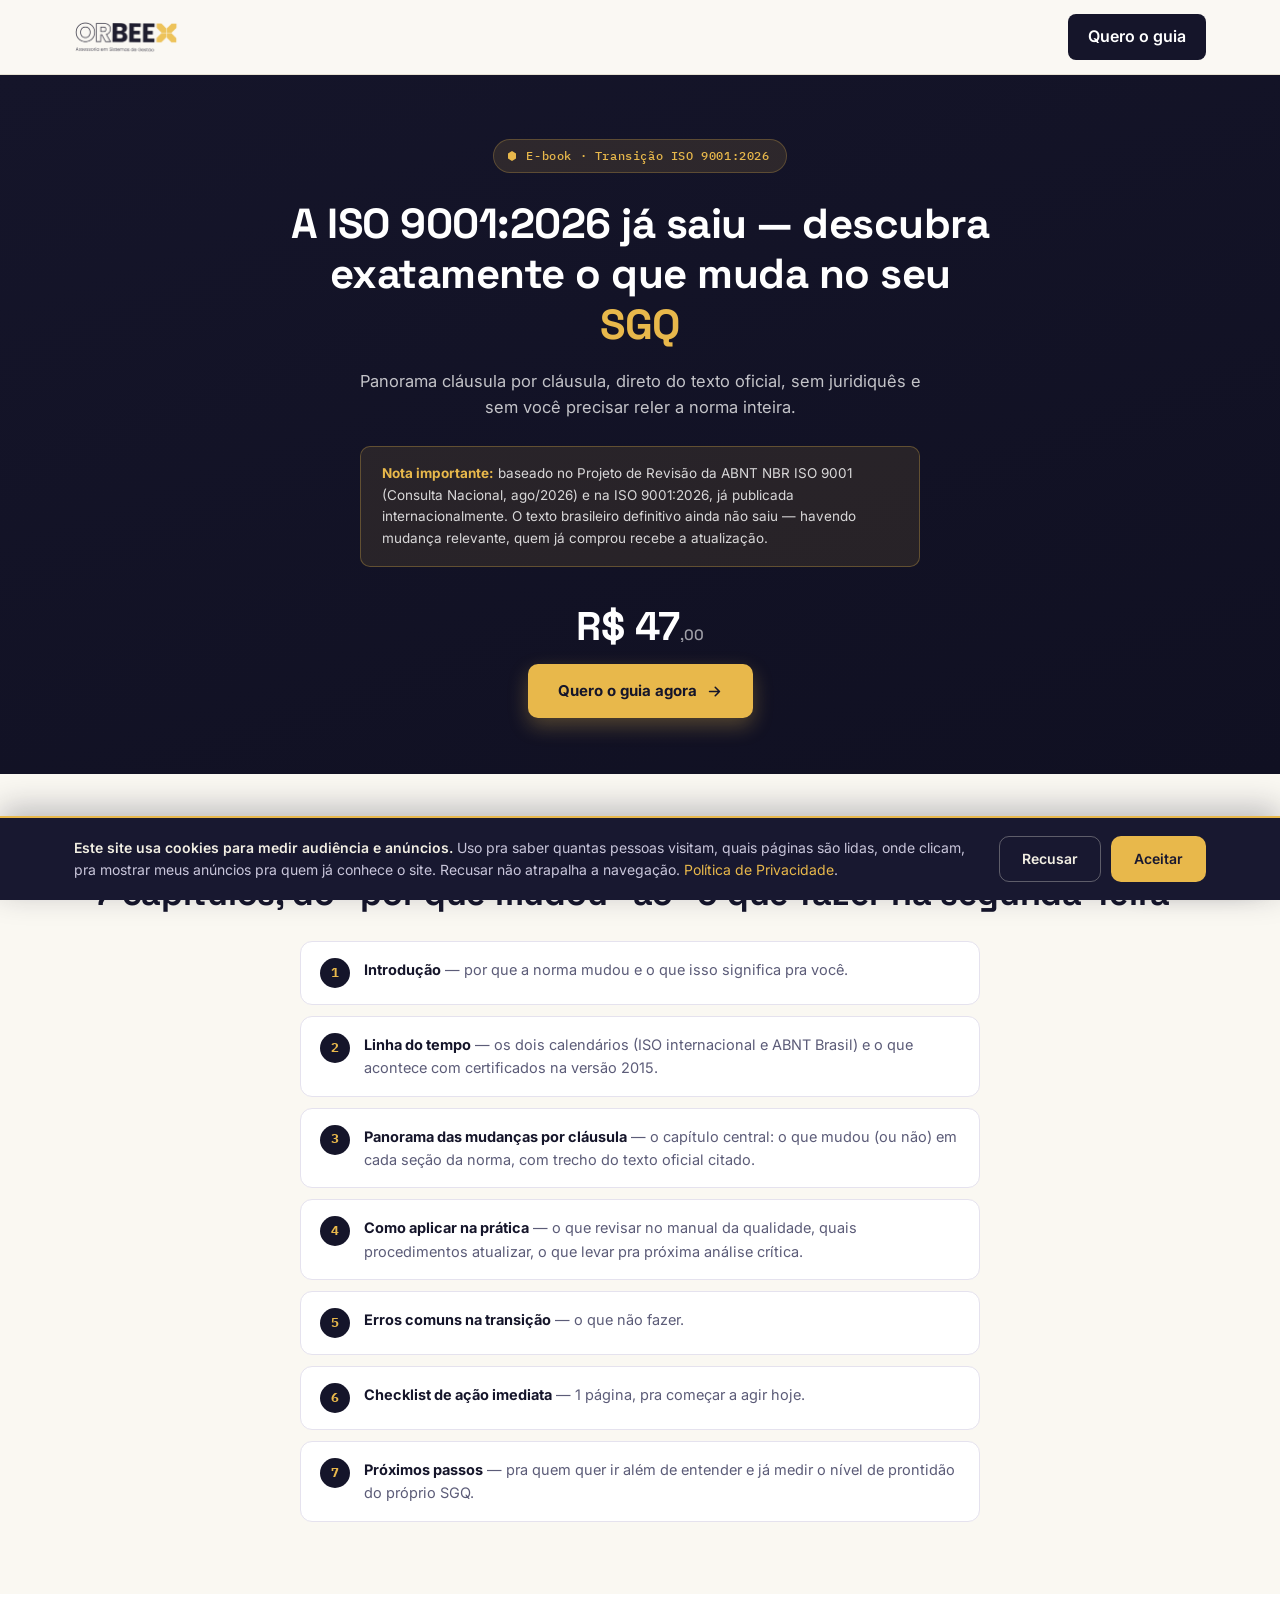
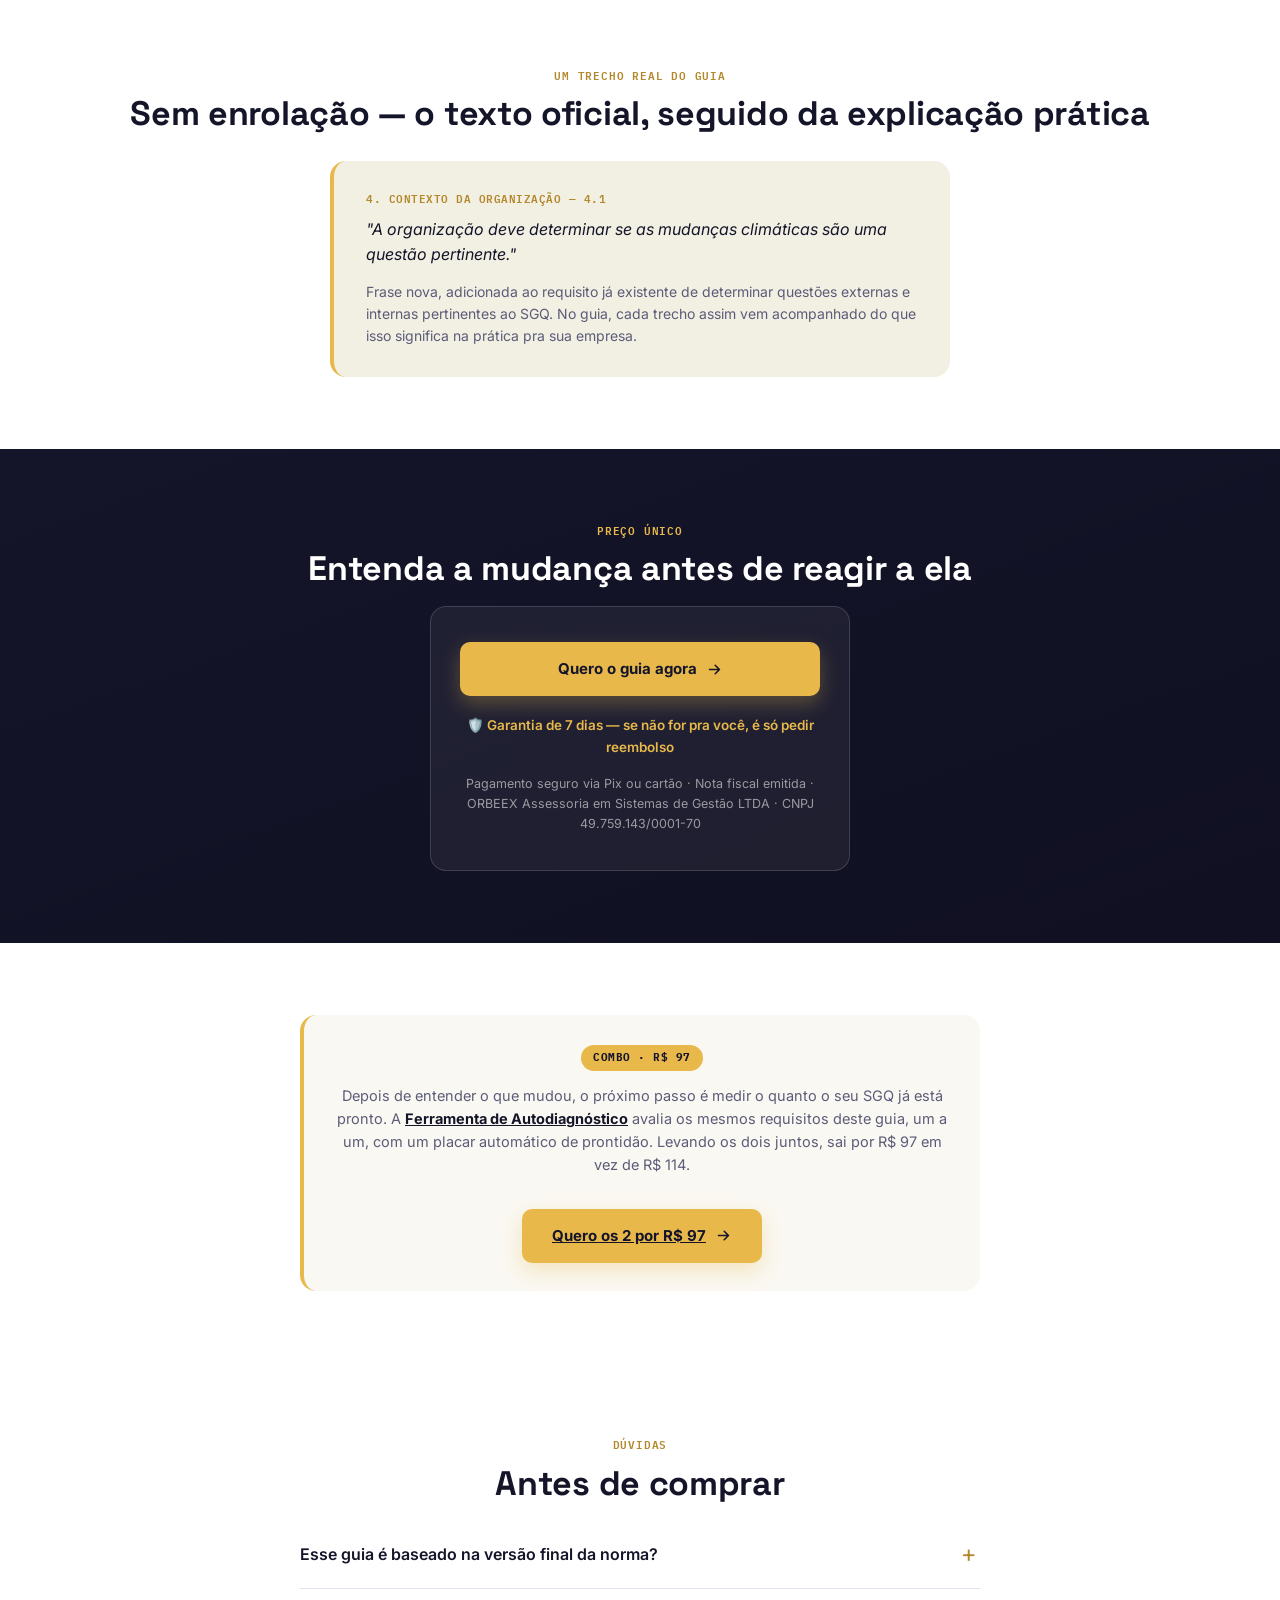
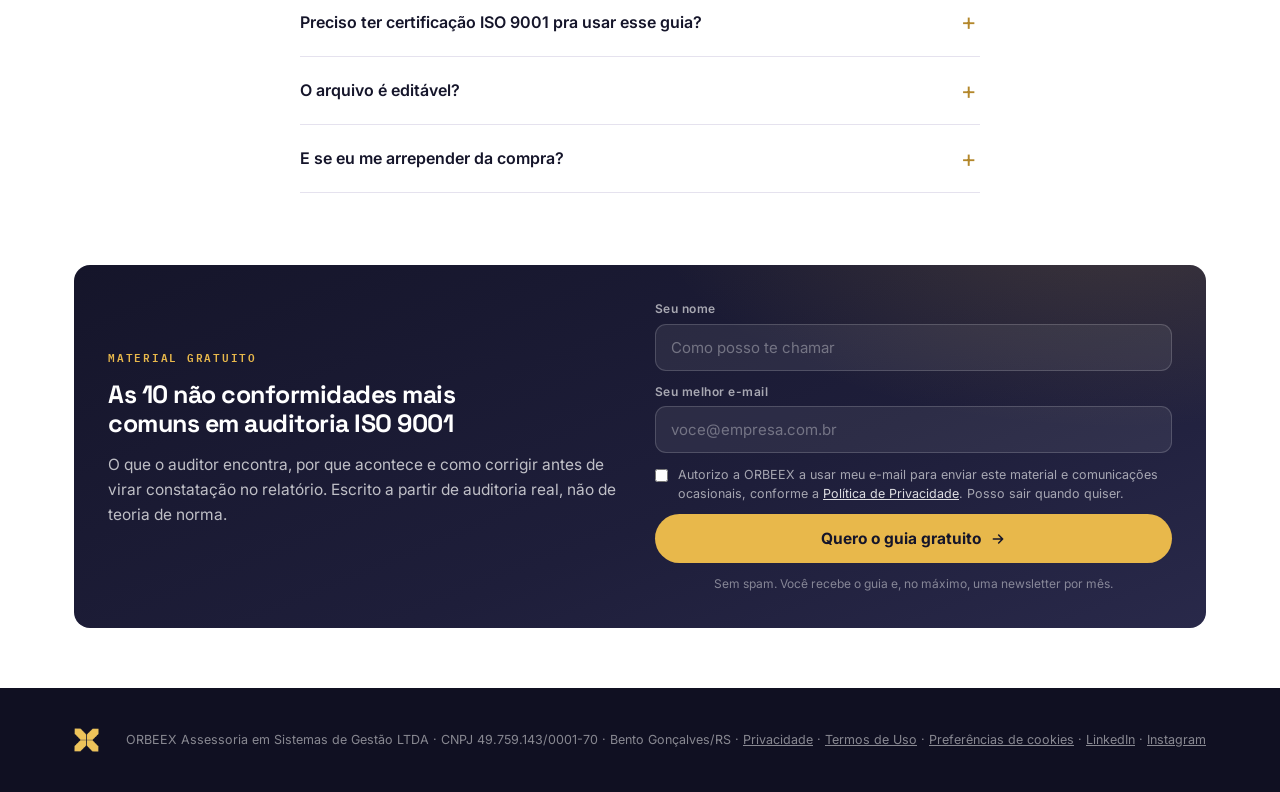
<file: guia-transicao-iso-9001-2026/index.html>
<!DOCTYPE html>
<html lang="pt-BR">
<head>
<meta charset="UTF-8">
<meta name="viewport" content="width=device-width, initial-scale=1.0">

<title>Guia de Transição ISO 9001:2026 · ORBEEX</title>
<meta name="description" content="E-book com o panorama completo das mudanças da ISO 9001:2026, cláusula por cláusula, e o que fazer na prática — baseado no Projeto de Revisão real da ABNT. R$ 47.">
<link rel="canonical" href="https://orbeex.com.br/guia-transicao-iso-9001-2026/">
<meta name="robots" content="index, follow">
<meta name="theme-color" content="#15152a">

<meta property="og:type" content="product">
<meta property="og:locale" content="pt_BR">
<meta property="og:site_name" content="ORBEEX">
<meta property="og:url" content="https://orbeex.com.br/guia-transicao-iso-9001-2026/">
<meta property="og:title" content="Guia de Transição ISO 9001:2026 · ORBEEX">
<meta property="og:description" content="O que muda cláusula por cláusula, o que fazer na prática, e um checklist de ação imediata — baseado no Projeto de Revisão real da ABNT NBR ISO 9001.">
<meta property="og:image" content="https://orbeex.com.br/img/og-home.jpg">
<meta property="og:image:width" content="1200">
<meta property="og:image:height" content="630">
<meta property="og:image:type" content="image/jpeg">
<meta property="og:image:alt" content="Guia de Transição ISO 9001:2026 — ORBEEX">
<meta name="twitter:card" content="summary_large_image">

<link rel="icon" href="../img/simbolo-x.png">
<link rel="apple-touch-icon" href="../img/simbolo-x.png">
<link rel="preconnect" href="https://fonts.googleapis.com">
<link rel="preconnect" href="https://fonts.gstatic.com" crossorigin>
<link href="https://fonts.googleapis.com/css2?family=Space+Grotesk:wght@500;600;700&family=Inter:wght@400;500;600;700&family=IBM+Plex+Mono:wght@500;600&display=swap" rel="stylesheet">

<link rel="stylesheet" href="/css/orbeex-captura.css">

<script src="../js/orbeex-analytics.js" defer></script>
<script src="/js/orbeex-captura.js" defer></script>
<script src="/js/orbeex-whatsapp.js" defer></script>

<script type="application/ld+json">
{
  "@context": "https://schema.org",
  "@type": "Product",
  "name": "Guia de Transição ISO 9001:2026 ORBEEX",
  "description": "E-book com o panorama das mudanças da ISO 9001:2026 cláusula por cláusula, como aplicar na prática e um checklist de ação imediata, baseado no Projeto de Revisão da ABNT NBR ISO 9001.",
  "brand": { "@type": "Brand", "name": "ORBEEX" },
  "offers": {
    "@type": "Offer",
    "url": "https://orbeex.com.br/guia-transicao-iso-9001-2026/",
    "priceCurrency": "BRL",
    "price": "47.00",
    "availability": "https://schema.org/InStock"
  }
}
</script>
<script type="application/ld+json">
{
  "@context": "https://schema.org",
  "@type": "FAQPage",
  "mainEntity": [
    {
      "@type": "Question",
      "name": "Esse guia é baseado na versão final da norma?",
      "acceptedAnswer": { "@type": "Answer", "text": "É baseado no Projeto de Revisão oficial da ABNT NBR ISO 9001 (agosto de 2026), em Consulta Nacional, e na ISO 9001:2026 já publicada internacionalmente. O texto brasileiro definitivo ainda não saiu — se houver mudança relevante até lá, quem já comprou recebe a atualização." }
    },
    {
      "@type": "Question",
      "name": "Preciso ter certificação ISO 9001 pra usar esse guia?",
      "acceptedAnswer": { "@type": "Answer", "text": "Não. Serve tanto pra quem já é certificado na versão 2015 e precisa planejar a transição, quanto pra quem está estruturando o SGQ agora e quer já nascer alinhado à versão nova." }
    },
    {
      "@type": "Question",
      "name": "O arquivo é editável?",
      "acceptedAnswer": { "@type": "Answer", "text": "Você recebe em PDF, pronto pra ler e aplicar. O conteúdo pode ser usado como referência pra atualizar seus próprios documentos do SGQ." }
    },
    {
      "@type": "Question",
      "name": "E se eu me arrepender da compra?",
      "acceptedAnswer": { "@type": "Answer", "text": "Você tem 7 dias corridos após a compra para desistir e receber o valor integral de volta — é o direito de arrependimento previsto no art. 49 do Código de Defesa do Consumidor. Basta entrar em contato, sem burocracia." }
    }
  ]
}
</script>

<link rel="stylesheet" href="/css/orbeex-base.css">
<style>

  .hero { background: linear-gradient(160deg, var(--ink) 0%, #101022 100%); color: #fff; padding: 4rem 0 3.5rem; text-align: center; }
  .hero-kicker { display: inline-flex; align-items: center; gap: 8px; font-family: var(--font-mono); font-size: 11.5px; font-weight: 500; letter-spacing: .6px; color: var(--gold); background: rgba(232,184,75,0.12); padding: 7px 16px 7px 12px; border-radius: 999px; margin-bottom: 1.6rem; border: 1px solid rgba(232,184,75,.25); }
  .hero h1 { font-family: var(--font-display); font-size: clamp(26px, 4vw, 42px); font-weight: 700; max-width: 700px; margin: 0 auto 1.1rem; line-height: 1.2; letter-spacing: -.5px; }
  .hero h1 em { font-style: normal; color: var(--gold); }
  .hero-sub { font-size: 16.5px; color: rgba(255,255,255,0.75); max-width: 580px; margin: 0 auto 1.6rem; }
  .hero-preco { font-size: 40px; font-weight: 800; font-family: var(--font-display); color: #fff; margin-bottom: .3rem; }
  .hero-preco span { font-size: 15px; font-weight: 500; color: rgba(255,255,255,.6); }
  .section-kicker { font-family: var(--font-mono); font-size: 11px; font-weight: 600; letter-spacing: .8px; text-transform: uppercase; color: var(--gold-deep); margin-bottom: .6rem; }

  .aviso { background: rgba(232,184,75,.10); border: 1px solid rgba(232,184,75,.3); border-radius: var(--radius-sm); padding: 1rem 1.3rem; max-width: 560px; margin: 0 auto 1.8rem; text-align: left; }
  .aviso p { font-size: 13.5px; color: rgba(255,255,255,.82); margin: 0; }
  .aviso strong { color: var(--gold); }

  .capitulos { background: var(--paper); }
  .capitulos-list { display: flex; flex-direction: column; gap: .7rem; max-width: 680px; margin: 1.6rem auto 0; }
  .capitulo-item { display: flex; gap: 14px; align-items: flex-start; background: var(--white); border: 1px solid var(--line-onwhite); border-radius: 12px; padding: 1rem 1.2rem; }
  .capitulo-num { width: 30px; height: 30px; flex-shrink: 0; border-radius: 50%; background: var(--ink); color: var(--gold); display: flex; align-items: center; justify-content: center; font-weight: 700; font-size: 13px; font-family: var(--font-mono); }
  .capitulo-item p { font-size: 14.5px; color: var(--text-soft); }
  .capitulo-item strong { color: var(--ink); }

  .trecho { text-align: center; }
  .trecho-card { max-width: 620px; margin: 1.6rem auto 0; background: var(--paper-2); border-left: 4px solid var(--gold); border-radius: var(--radius); padding: 1.8rem 2rem; text-align: left; }
  .trecho-card .clausula { font-family: var(--font-mono); font-size: 11px; font-weight: 600; color: var(--gold-deep); text-transform: uppercase; letter-spacing: .5px; margin-bottom: .6rem; }
  .trecho-card blockquote { font-size: 16px; color: var(--ink); font-style: italic; margin-bottom: .8rem; }
  .trecho-card p.explica { font-size: 14px; color: var(--text-soft); margin: 0; }

  .preco { background: linear-gradient(160deg, var(--ink) 0%, #101022 100%); color: #fff; text-align: center; }
  .preco-card { max-width: 420px; margin: 0 auto; background: rgba(255,255,255,.06); border: 1px solid rgba(255,255,255,.14); border-radius: var(--radius); padding: 2.2rem 1.8rem; }
  .preco-garantia { font-size: 12.5px; color: rgba(255,255,255,.55); margin-top: 1rem; }
  .preco-selo { font-size: 13.5px; font-weight: 600; color: var(--gold); margin-top: 1.2rem; }

  .cross-sell { text-align: center; }
  .cross-sell-card { max-width: 680px; margin: 0 auto; background: var(--paper); border-left: 4px solid var(--gold); border-radius: var(--radius); padding: 1.8rem 2rem; }
  .cross-sell-card p { font-size: 14.5px; color: var(--text-soft); margin-bottom: 1rem; }
  .cross-sell-card a { font-weight: 700; color: var(--ink); text-decoration: underline; }
  .combo-badge { display: inline-block; font-family: var(--font-mono); font-size: 11px; font-weight: 700; letter-spacing: .5px; text-transform: uppercase; color: var(--ink); background: var(--gold); padding: 4px 12px; border-radius: 999px; margin-bottom: .8rem; }

  .faq-list { max-width: 680px; margin: 0 auto; }
</style>
</head>
<body>

<header>
  <div class="container">
    <a href="https://orbeex.com.br" class="brand-mark" aria-label="ORBEEX — página inicial">
      <img src="../img/logo-orbeex.png" alt="ORBEEX">
    </a>
    <a href="#comprar" class="nav-cta">Quero o guia</a>
  </div>
</header>

<main>

<!-- ===== HERO ===== -->
<section class="hero">
  <div class="container">
    <span class="hero-kicker">
      <svg width="12" height="12" viewBox="0 0 24 24" fill="currentColor"><polygon points="12,2 20,7 20,17 12,22 4,17 4,7"/></svg>
      E-book · Transição ISO 9001:2026
    </span>
    <h1>A ISO 9001:2026 já saiu — descubra exatamente o que muda no seu <em>SGQ</em></h1>
    <p class="hero-sub">Panorama cláusula por cláusula, direto do texto oficial, sem juridiquês e sem você precisar reler a norma inteira.</p>
    <div class="aviso">
      <p><strong>Nota importante:</strong> baseado no Projeto de Revisão da ABNT NBR ISO 9001 (Consulta Nacional, ago/2026) e na ISO 9001:2026, já publicada internacionalmente. O texto brasileiro definitivo ainda não saiu — havendo mudança relevante, quem já comprou recebe a atualização.</p>
    </div>
    <div class="hero-preco">R$ 47<span>,00</span></div>
    <a href="#comprar" class="btn btn-gold">
      Quero o guia agora
      <svg width="17" height="17" viewBox="0 0 24 24" fill="none" stroke="currentColor" stroke-width="2.2" stroke-linecap="round" stroke-linejoin="round"><path d="M5 12h14M13 6l6 6-6 6"/></svg>
    </a>
  </div>
</section>

<!-- ===== CAPITULOS ===== -->
<section class="capitulos reveal">
  <div class="container">
    <div class="section-kicker" style="text-align:center;">O que você recebe</div>
    <h2 class="section-title" style="text-align:center;">7 capítulos, do "por que mudou" ao "o que fazer na segunda-feira"</h2>
    <div class="capitulos-list">
      <div class="capitulo-item"><div class="capitulo-num">1</div><p><strong>Introdução</strong> — por que a norma mudou e o que isso significa pra você.</p></div>
      <div class="capitulo-item"><div class="capitulo-num">2</div><p><strong>Linha do tempo</strong> — os dois calendários (ISO internacional e ABNT Brasil) e o que acontece com certificados na versão 2015.</p></div>
      <div class="capitulo-item"><div class="capitulo-num">3</div><p><strong>Panorama das mudanças por cláusula</strong> — o capítulo central: o que mudou (ou não) em cada seção da norma, com trecho do texto oficial citado.</p></div>
      <div class="capitulo-item"><div class="capitulo-num">4</div><p><strong>Como aplicar na prática</strong> — o que revisar no manual da qualidade, quais procedimentos atualizar, o que levar pra próxima análise crítica.</p></div>
      <div class="capitulo-item"><div class="capitulo-num">5</div><p><strong>Erros comuns na transição</strong> — o que não fazer.</p></div>
      <div class="capitulo-item"><div class="capitulo-num">6</div><p><strong>Checklist de ação imediata</strong> — 1 página, pra começar a agir hoje.</p></div>
      <div class="capitulo-item"><div class="capitulo-num">7</div><p><strong>Próximos passos</strong> — pra quem quer ir além de entender e já medir o nível de prontidão do próprio SGQ.</p></div>
    </div>
  </div>
</section>

<!-- ===== TRECHO ===== -->
<section class="trecho reveal">
  <div class="container">
    <div class="section-kicker">Um trecho real do guia</div>
    <h2 class="section-title">Sem enrolação — o texto oficial, seguido da explicação prática</h2>
    <div class="trecho-card">
      <div class="clausula">4. Contexto da organização — 4.1</div>
      <blockquote>"A organização deve determinar se as mudanças climáticas são uma questão pertinente."</blockquote>
      <p class="explica">Frase nova, adicionada ao requisito já existente de determinar questões externas e internas pertinentes ao SGQ. No guia, cada trecho assim vem acompanhado do que isso significa na prática pra sua empresa.</p>
    </div>
  </div>
</section>

<!-- ===== PRECO ===== -->
<section id="comprar" class="preco reveal">
  <div class="container">
    <div class="section-kicker" style="color:var(--gold)">Preço único</div>
    <h2 class="section-title" style="color:#fff">Entenda a mudança antes de reagir a ela</h2>
    <div class="preco-card">
      <a href="https://pay.kiwify.com.br/dOdZ1dp" class="btn btn-gold btn-block" target="_blank" rel="noopener" data-track="clique_checkout" data-track-item="guia-transicao-iso-9001-2026" data-track-valor="47.00">
        Quero o guia agora
        <svg width="17" height="17" viewBox="0 0 24 24" fill="none" stroke="currentColor" stroke-width="2.2" stroke-linecap="round" stroke-linejoin="round"><path d="M5 12h14M13 6l6 6-6 6"/></svg>
      </a>
      <p class="preco-selo">🛡️ Garantia de 7 dias — se não for pra você, é só pedir reembolso</p>
      <p class="preco-garantia">Pagamento seguro via Pix ou cartão · Nota fiscal emitida · ORBEEX Assessoria em Sistemas de Gestão LTDA · CNPJ 49.759.143/0001-70</p>
    </div>
  </div>
</section>

<!-- ===== CROSS-SELL / COMBO ===== -->
<section class="cross-sell reveal">
  <div class="container">
    <div class="cross-sell-card">
      <span class="combo-badge">Combo · R$ 97</span>
      <p>Depois de entender o que mudou, o próximo passo é medir o quanto o seu SGQ já está pronto. A <a href="../autodiagnostico-iso-9001-2026/">Ferramenta de Autodiagnóstico</a> avalia os mesmos requisitos deste guia, um a um, com um placar automático de prontidão. Levando os dois juntos, sai por R$ 97 em vez de R$ 114.</p>
      <a href="https://pay.kiwify.com.br/PZLXSm7" class="btn btn-gold" target="_blank" rel="noopener" data-track="clique_checkout" data-track-item="combo-transicao-iso-9001-2026" data-track-valor="97.00" style="margin-top:1rem;">
        Quero os 2 por R$ 97
        <svg width="17" height="17" viewBox="0 0 24 24" fill="none" stroke="currentColor" stroke-width="2.2" stroke-linecap="round" stroke-linejoin="round"><path d="M5 12h14M13 6l6 6-6 6"/></svg>
      </a>
    </div>
  </div>
</section>

<!-- ===== FAQ ===== -->
<section class="reveal">
  <div class="container">
    <div class="section-kicker" style="text-align:center;">Dúvidas</div>
    <h2 class="section-title" style="text-align:center;">Antes de comprar</h2>
    <div class="faq-list">
      <details class="faq-item">
        <summary>Esse guia é baseado na versão final da norma?</summary>
        <p>É baseado no Projeto de Revisão oficial da ABNT NBR ISO 9001 (agosto de 2026), em Consulta Nacional, e na ISO 9001:2026, já publicada internacionalmente. O texto brasileiro definitivo ainda não saiu — havendo mudança relevante até lá, quem já comprou recebe a atualização.</p>
      </details>
      <details class="faq-item">
        <summary>Preciso ter certificação ISO 9001 pra usar esse guia?</summary>
        <p>Não. Serve tanto pra quem já é certificado na versão 2015 e precisa planejar a transição, quanto pra quem está estruturando o SGQ agora e quer já nascer alinhado à versão nova.</p>
      </details>
      <details class="faq-item">
        <summary>O arquivo é editável?</summary>
        <p>Você recebe em PDF, pronto pra ler e aplicar. O conteúdo pode ser usado como referência pra atualizar seus próprios documentos do SGQ.</p>
      </details>
      <details class="faq-item">
        <summary>E se eu me arrepender da compra?</summary>
        <p>Você tem 7 dias corridos após a compra para desistir e receber o valor integral de volta — é o direito de arrependimento previsto no art. 49 do Código de Defesa do Consumidor. Basta entrar em contato, sem burocracia.</p>
      </details>
    </div>
  </div>
</section>

<!-- ===== CAPTURA DE E-MAIL ===== -->
<section class="reveal" style="padding: 0 0 60px;">
  <div class="container">
    <div class="ox-captura ox-compacta" data-modo="isca" data-origem="venda-guia-transicao"></div>
  </div>
</section>

</main>

<footer>
  <div class="container">
    <a href="https://orbeex.com.br" class="brand-mark" aria-label="ORBEEX — página inicial"><img src="../img/simbolo-x-transparente.png" alt="ORBEEX"></a>
    <div>ORBEEX Assessoria em Sistemas de Gestão LTDA · CNPJ 49.759.143/0001-70 · Bento Gonçalves/RS ·
      <a href="../privacidade/" style="color:inherit; text-decoration:underline;">Privacidade</a> ·
      <a href="../termos/" style="color:inherit; text-decoration:underline;">Termos de Uso</a> ·
      <a href="#" data-consent-refazer style="color:inherit; text-decoration:underline;">Preferências de cookies</a> ·
      <a href="https://www.linkedin.com/company/orbeex/" target="_blank" rel="noopener" style="color:inherit; text-decoration:underline;">LinkedIn</a> ·
      <a href="https://www.instagram.com/orbeex_/" target="_blank" rel="noopener" style="color:inherit; text-decoration:underline;">Instagram</a></div>
  </div>
</footer>

<script>
  (function () {
    var alvos = document.querySelectorAll('.reveal');
    if (!('IntersectionObserver' in window)) { alvos.forEach(function (el) { el.classList.add('visible'); }); return; }
    var obs = new IntersectionObserver(function (entradas) {
      entradas.forEach(function (entrada) {
        if (entrada.isIntersecting) { entrada.target.classList.add('visible'); obs.unobserve(entrada.target); }
      });
    }, { threshold: 0.08, rootMargin: '0px 0px -40px 0px' });
    alvos.forEach(function (el) { obs.observe(el); });
  })();
</script>

</body>
</html>
</file>
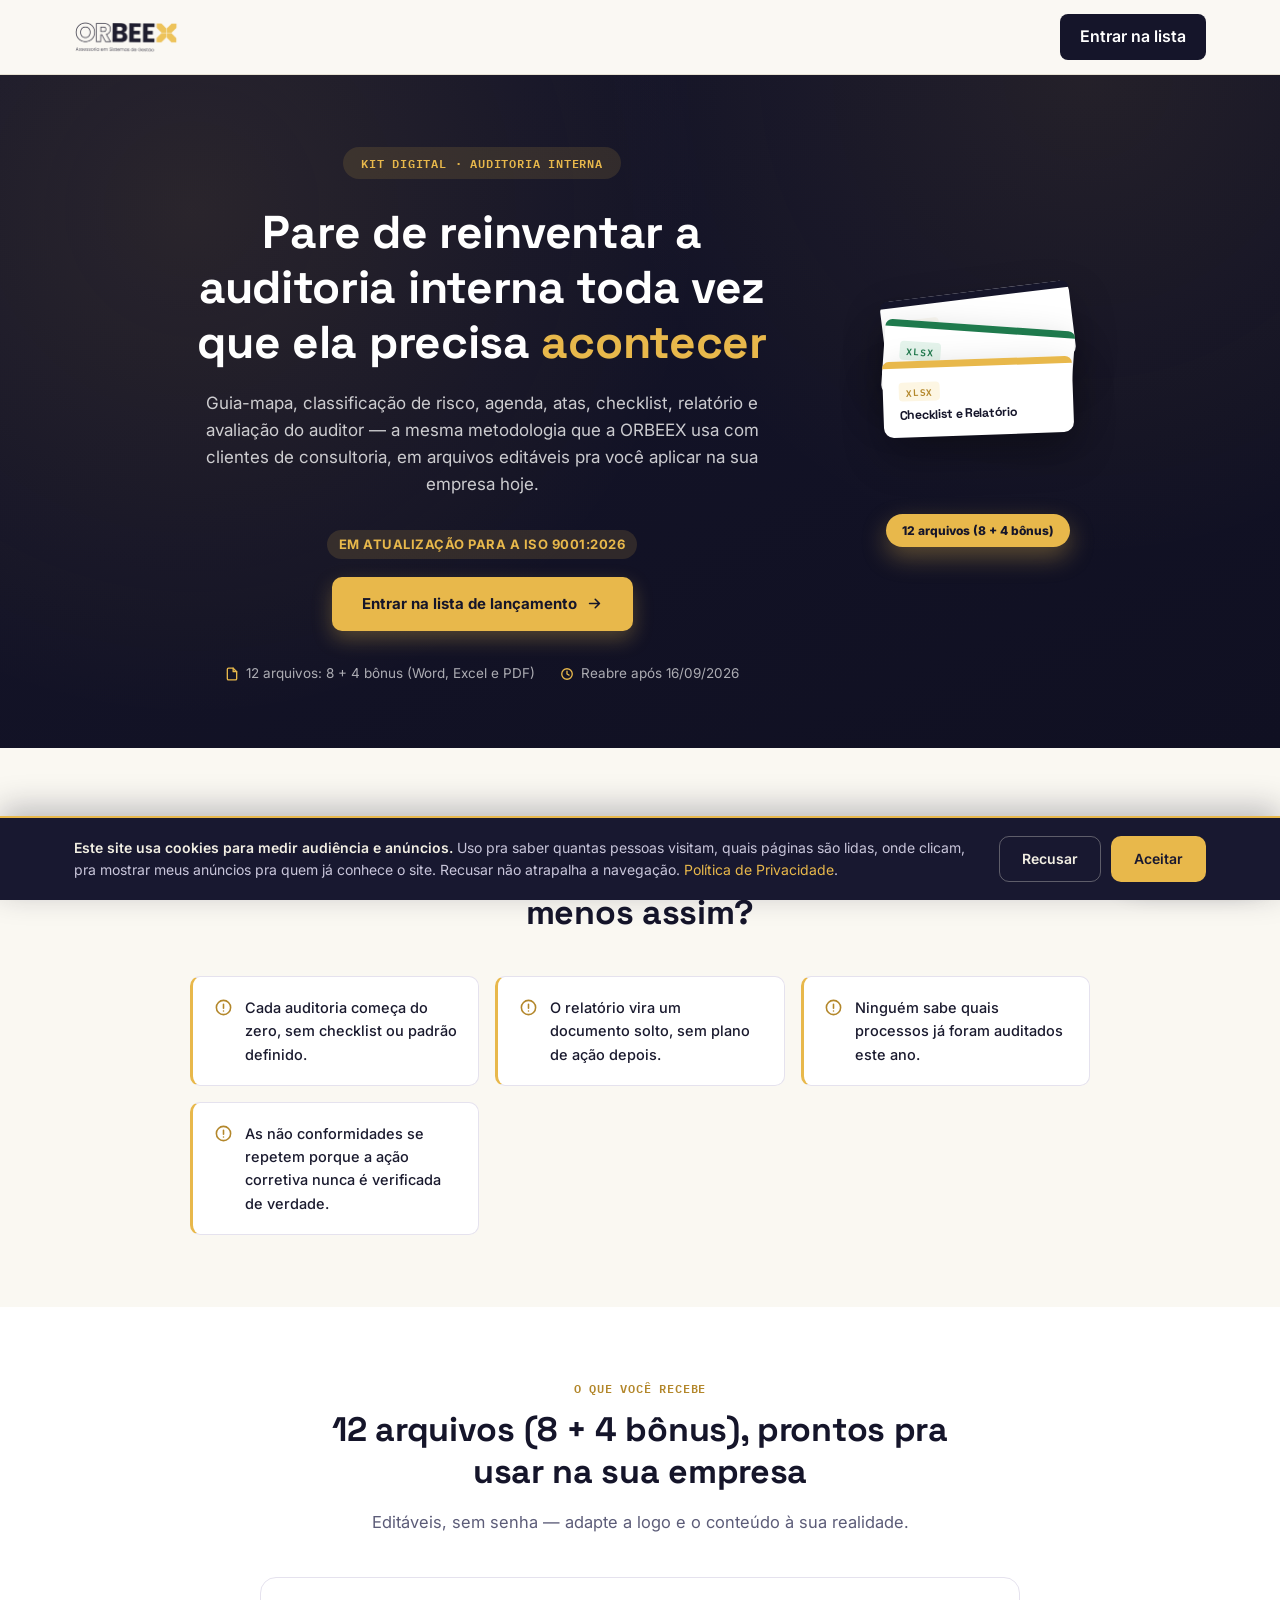
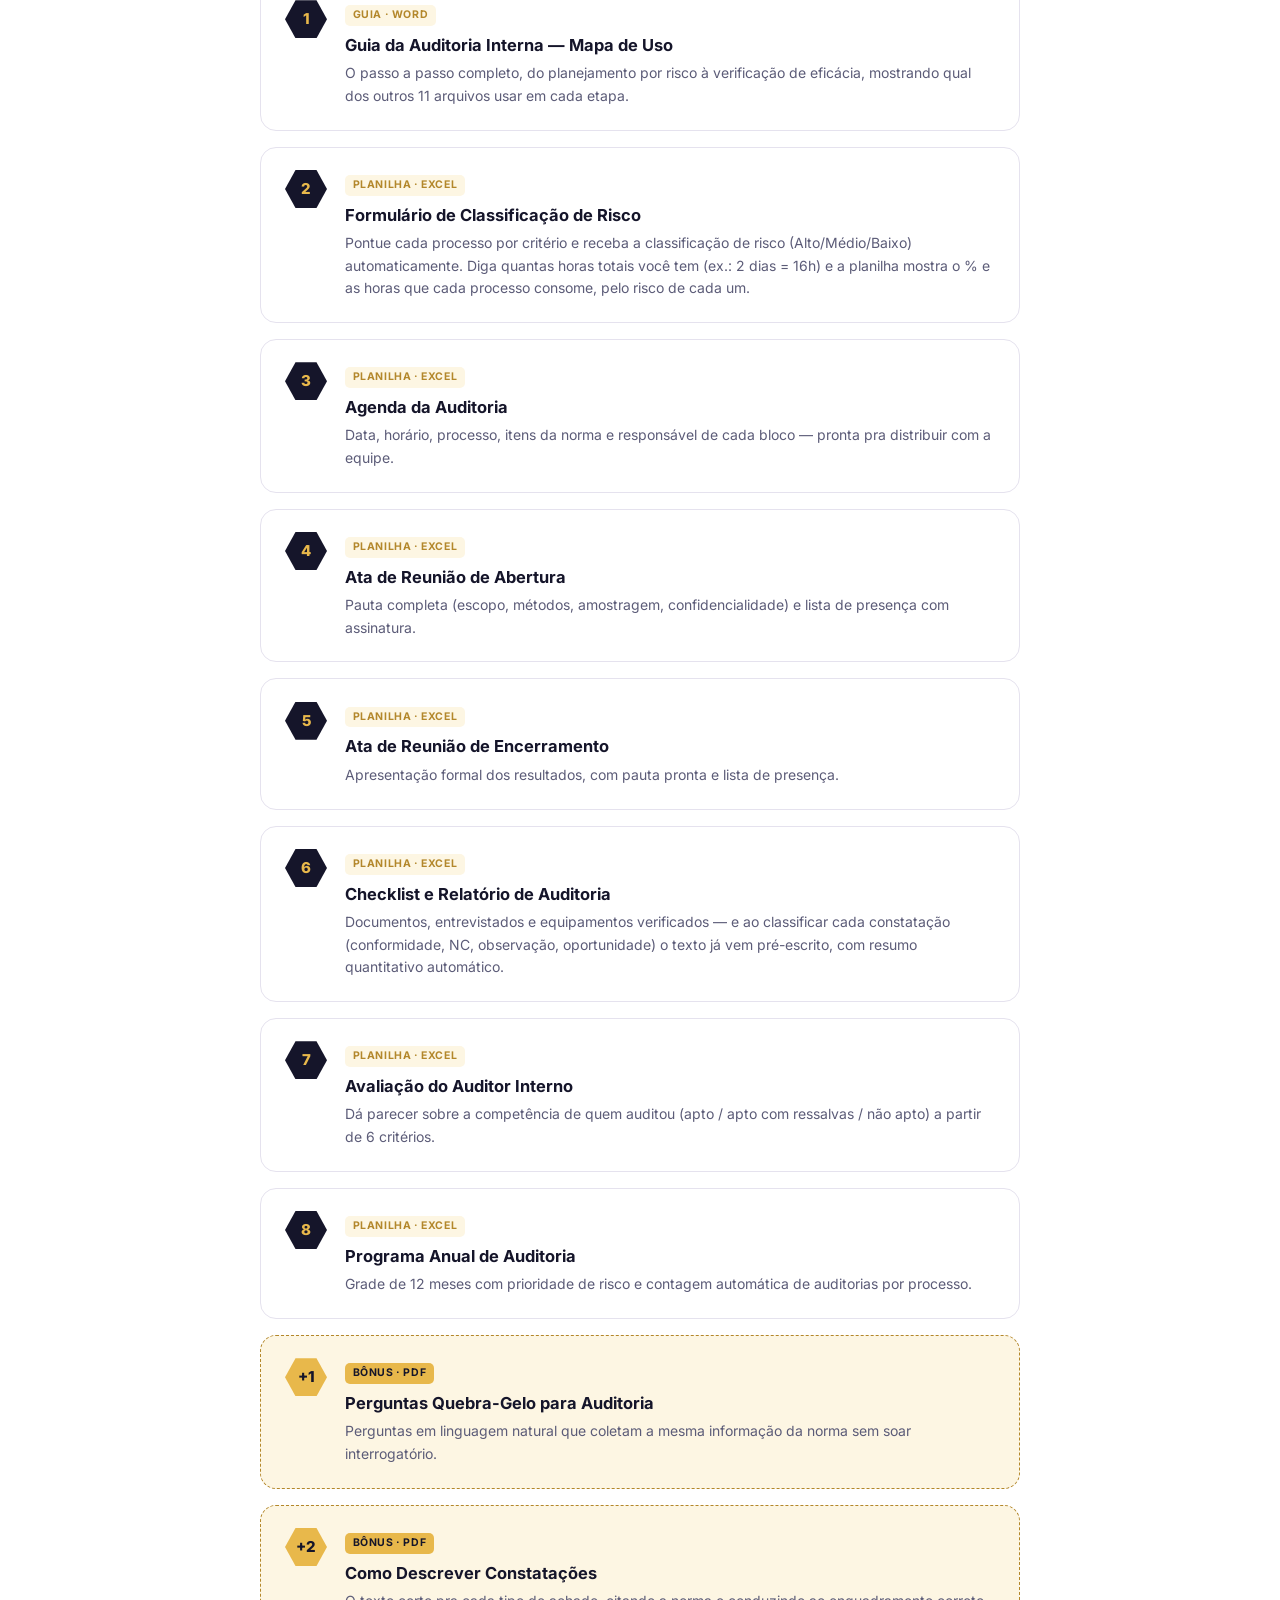
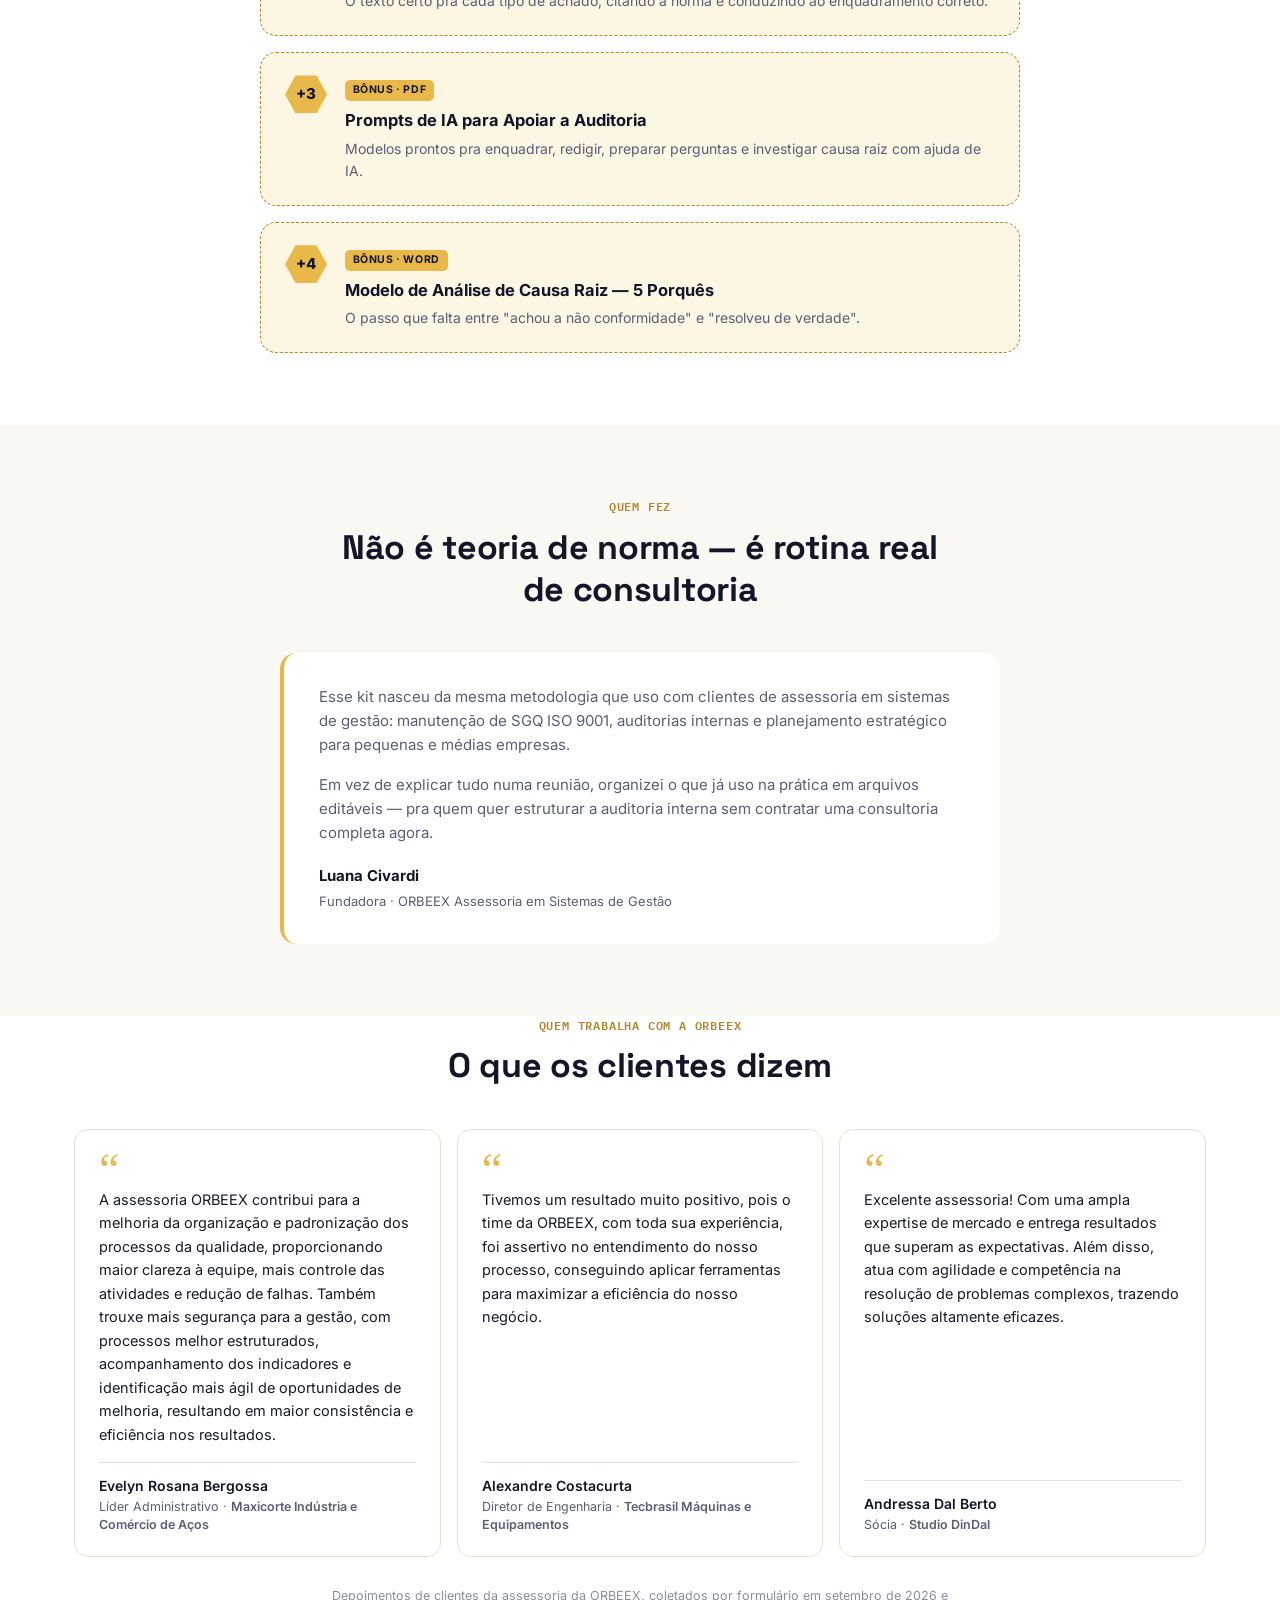
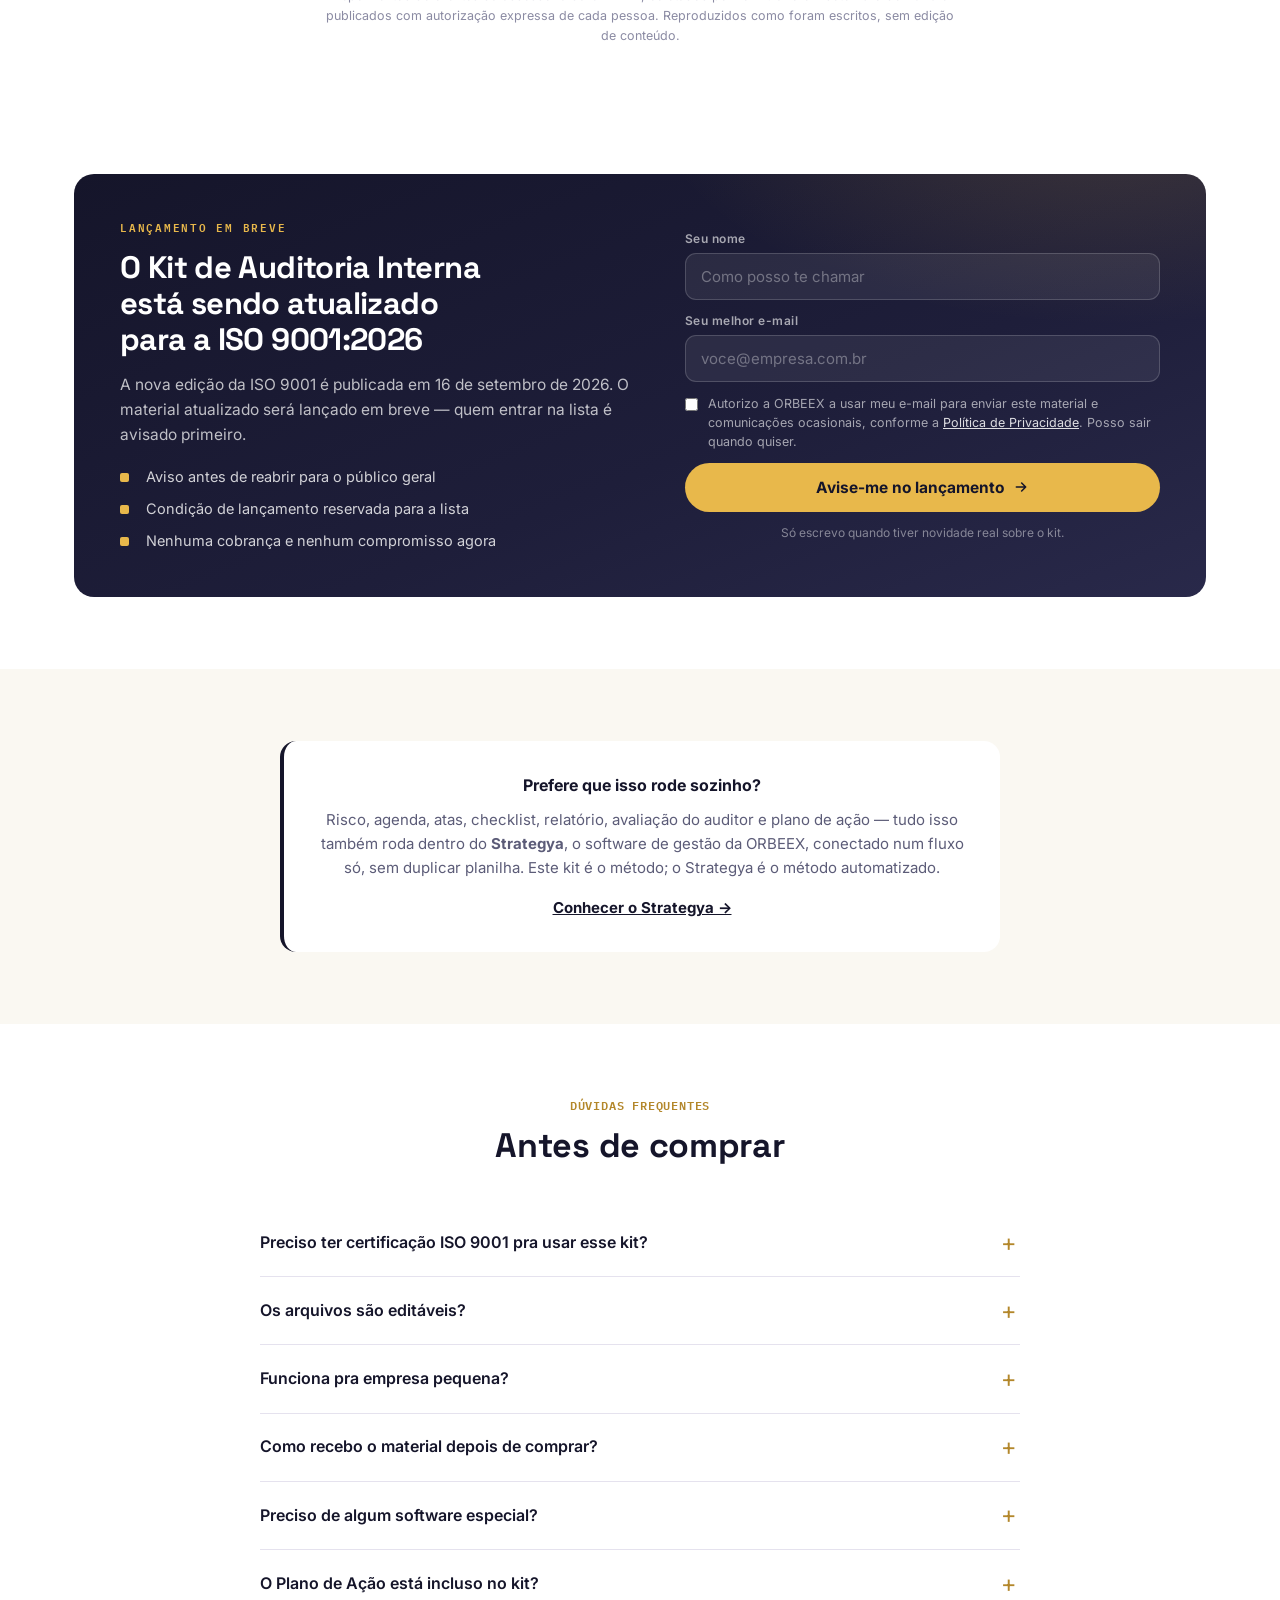
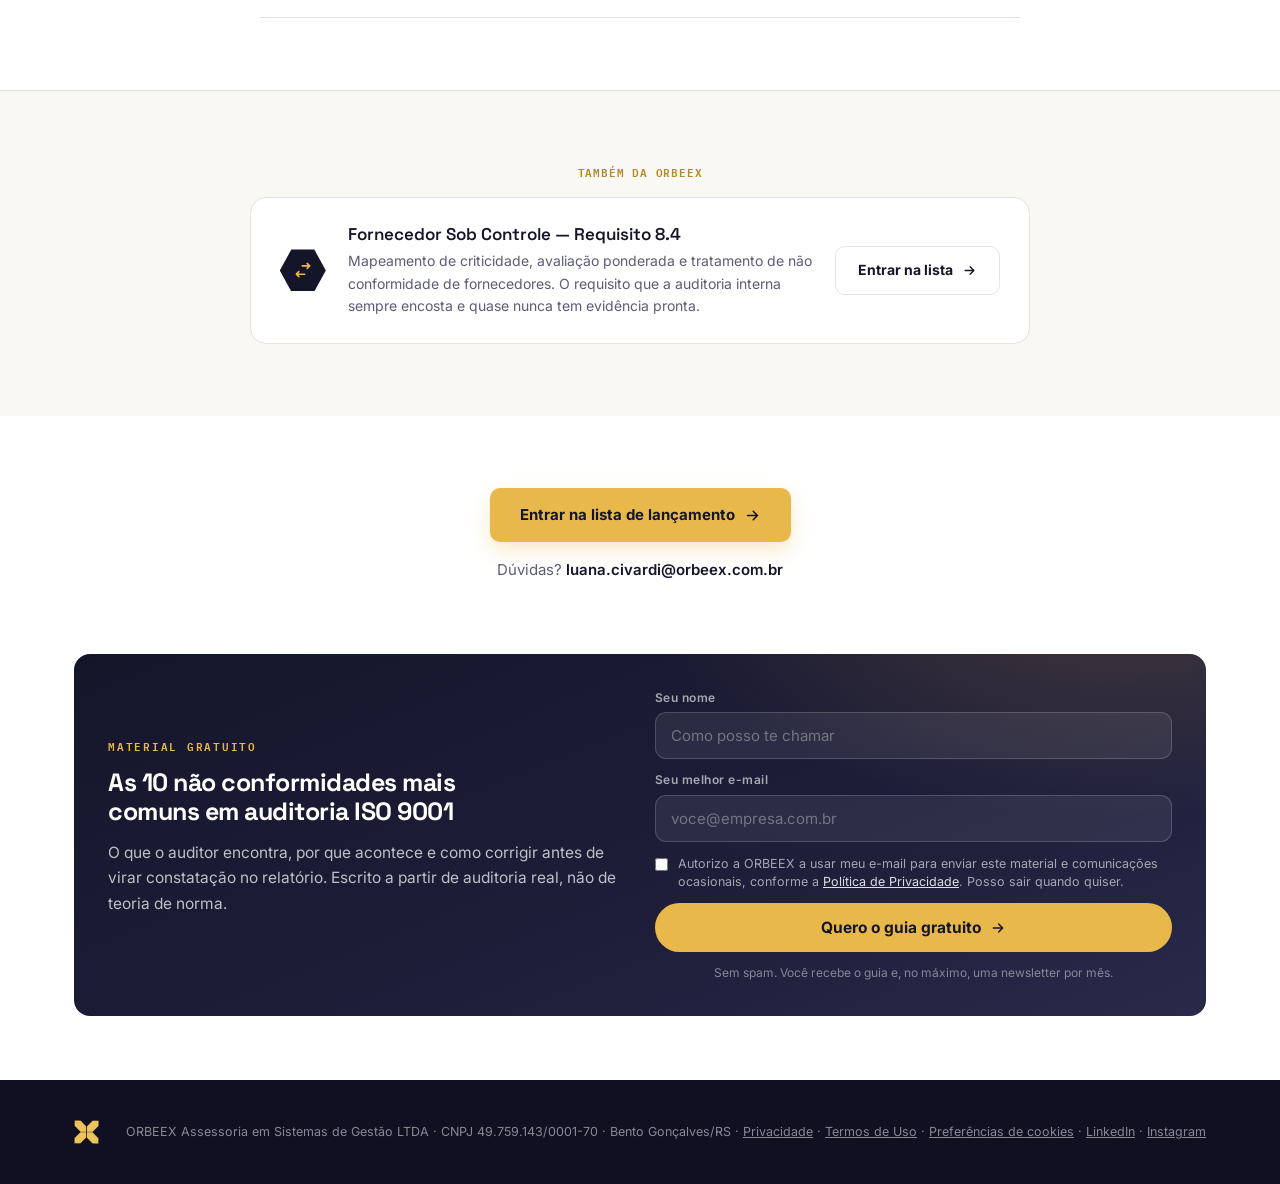
<file: kit-auditoria-interna/index.html>
<!DOCTYPE html>
<html lang="pt-BR">
<head>
<meta charset="UTF-8">
<meta name="viewport" content="width=device-width, initial-scale=1.0">

<title>Kit de Auditoria Interna · ORBEEX</title>
<meta name="description" content="Guia, classificação de risco, agenda, atas, checklist, relatório, avaliação do auditor e planilhas de gestão prontos para rodar auditorias internas que geram resultado. Kit digital editável, em atualização para a ISO 9001:2026.">
<link rel="canonical" href="https://orbeex.com.br/kit-auditoria-interna/">
<meta name="robots" content="index, follow">
<meta name="theme-color" content="#252538">

<meta property="og:type" content="product">
<meta property="og:locale" content="pt_BR">
<meta property="og:site_name" content="ORBEEX">
<meta property="og:url" content="https://orbeex.com.br/kit-auditoria-interna/">
<meta property="og:title" content="Kit de Auditoria Interna · ORBEEX">
<meta property="og:description" content="A metodologia real de consultoria da ORBEEX em 12 arquivos editáveis: guia-mapa, classificação de risco, agenda, atas de abertura e encerramento, checklist e relatório com fórmulas, avaliação do auditor, programa anual e 4 bônus.">
<meta property="og:image" content="https://orbeex.com.br/img/og-kit-auditoria.jpg">
<meta property="og:image:width" content="1200">
<meta property="og:image:height" content="630">
<meta property="og:image:type" content="image/jpeg">
<meta property="og:image:alt" content="Kit de Auditoria Interna ORBEEX — 12 arquivos editáveis">
<meta name="twitter:card" content="summary_large_image">

<link rel="icon" href="../img/simbolo-x.png">
<link rel="apple-touch-icon" href="../img/simbolo-x.png">
<link rel="preconnect" href="https://fonts.googleapis.com">
<link rel="preconnect" href="https://fonts.gstatic.com" crossorigin>
<link href="https://fonts.googleapis.com/css2?family=Space+Grotesk:wght@500;600;700&family=Inter:wght@400;500;600;700;800&family=IBM+Plex+Mono:wght@500;600&display=swap" rel="stylesheet">

<link rel="stylesheet" href="/css/orbeex-captura.css">
<link rel="stylesheet" href="/css/orbeex-depoimentos.css">

<script src="../js/orbeex-analytics.js" defer></script>
<script src="/js/orbeex-captura.js" defer></script>
<script src="/js/orbeex-whatsapp.js" defer></script>

<script type="application/ld+json">
{
  "@context": "https://schema.org",
  "@type": "Product",
  "name": "Kit de Auditoria Interna ORBEEX",
  "description": "Guia-mapa de uso, classificação de risco, agenda, atas de abertura e encerramento, checklist e relatório de auditoria com fórmulas, avaliação do auditor interno, programa anual e 4 bônus — 12 arquivos editáveis com a metodologia real de consultoria da ORBEEX.",
  "brand": { "@type": "Brand", "name": "ORBEEX" },
  "image": "https://orbeex.com.br/img/capa-kit-auditoria.jpg",
  "offers": {
    "@type": "Offer",
    "url": "https://orbeex.com.br/kit-auditoria-interna/",
    "priceCurrency": "BRL",
    "availability": "https://schema.org/PreOrder"
  }
}
</script>
<script type="application/ld+json">
{
  "@context": "https://schema.org",
  "@type": "FAQPage",
  "mainEntity": [
    {
      "@type": "Question",
      "name": "Preciso ter certificação ISO 9001 pra usar esse kit?",
      "acceptedAnswer": { "@type": "Answer", "text": "Não. O kit serve pra estruturar e rodar auditorias internas mesmo que sua empresa não busque certificação. A ISO 9001 entra como referência de boas práticas." }
    },
    {
      "@type": "Question",
      "name": "Os arquivos são editáveis?",
      "acceptedAnswer": { "@type": "Answer", "text": "Sim. Os documentos são em Word (.docx) e as planilhas em Excel (.xlsx), sem senha e sem restrição — edite, adapte a logo da sua empresa e o conteúdo à sua realidade." }
    },
    {
      "@type": "Question",
      "name": "Funciona pra empresa pequena?",
      "acceptedAnswer": { "@type": "Answer", "text": "Sim, foi pensado pra PME. Os modelos são enxutos o suficiente pra uma equipe pequena aplicar sem precisar de um departamento de qualidade dedicado." }
    },
    {
      "@type": "Question",
      "name": "Como recebo o material depois de comprar?",
      "acceptedAnswer": { "@type": "Answer", "text": "A venda está pausada enquanto o kit é atualizado para a ISO 9001:2026, com publicação prevista para 16 de setembro de 2026. Quando reabrir, o acesso é imediato: com o pagamento aprovado, os 12 arquivos (8 do kit mais 4 bônus) ficam disponíveis pra download na área de membros." }
    },
    {
      "@type": "Question",
      "name": "Preciso de algum software especial?",
      "acceptedAnswer": { "@type": "Answer", "text": "Não. Word e Excel (ou as versões gratuitas equivalentes, como Google Docs e Google Planilhas) são suficientes. Os bônus vêm em PDF." }
    },
    {
      "@type": "Question",
      "name": "O Plano de Ação está incluso no kit?",
      "acceptedAnswer": { "@type": "Answer", "text": "Não — a partir desta versão, o Plano de Ação virou um produto próprio da ORBEEX, com o método dos 5 Porquês pra chegar na causa raiz. O kit já ensina como tratar não conformidade no guia e no bônus de análise de causa raiz." }
    }
  ]
}
</script>

<link rel="stylesheet" href="/css/orbeex-base.css">
<style>

  /* HERO */
  .hero {
    background:
      radial-gradient(circle at 15% 20%, rgba(232,184,75,0.10) 0%, transparent 42%),
      radial-gradient(circle at 85% 0%, rgba(232,184,75,0.08) 0%, transparent 38%),
      linear-gradient(155deg, var(--navy) 0%, var(--navy-dark) 100%);
    color: #fff; padding: 4.5rem 0 4rem; text-align: center; overflow: hidden;
  }
  .hero-inner {
    display: flex; align-items: center; justify-content: center; gap: 3.5rem; text-align: left;
  }
  .hero-copy { flex: 1 1 460px; max-width: 620px; text-align: center; }
  .hero-kicker {
    display: inline-block; font-size: 11.5px; font-weight: 700; letter-spacing: 1.5px;
    text-transform: uppercase; color: var(--gold); background: rgba(232,184,75,0.13);
    padding: 7px 18px; border-radius: 999px; margin-bottom: 1.6rem;
  }
  .hero h1 {
    font-size: clamp(28px, 4.6vw, 46px); font-weight: 800; max-width: 780px;
    margin: 0 auto 1.2rem; line-height: 1.2; letter-spacing: -.5px;
  }
  .hero h1 em { font-style: normal; color: var(--gold); }
  .hero-sub { font-size: 17px; color: rgba(255,255,255,0.78); max-width: 620px; margin: 0 auto 2rem; }
  .hero-price { font-size: 15px; color: rgba(255,255,255,.6); margin-top: 1.4rem; }
  .hero-price strong { color: #fff; font-size: 17px; }
  .price-anchor {
    display: flex; align-items: baseline; justify-content: center; gap: 10px; margin-bottom: 1.1rem;
  }
  .price-anchor .de { font-size: 15px; color: rgba(255,255,255,.5); }
  .price-anchor .de s { text-decoration-color: rgba(255,255,255,.5); }
  .price-anchor .por { font-size: 13px; font-weight: 700; letter-spacing: .5px; text-transform: uppercase; color: var(--gold); background: rgba(232,184,75,0.14); padding: 4px 12px; border-radius: 999px; }
  .hero-proof {
    display: flex; gap: 1.6rem; justify-content: center; flex-wrap: wrap;
    margin-top: 2rem; font-size: 13.5px; color: rgba(255,255,255,.65);
  }
  .hero-proof span { display: flex; align-items: center; gap: 7px; }
  .hero-proof svg { color: var(--gold); flex-shrink: 0; }

  /* STACK (mockup visual dos arquivos reais do kit) */
  .stack-wrap { flex: 0 0 260px; display: flex; justify-content: center; }
  .stack { position: relative; width: 220px; height: 250px; }
  .stack-card {
    position: absolute; left: 50%; width: 190px; background: #fff; border-radius: 10px;
    box-shadow: 0 18px 40px rgba(0,0,0,.28); padding: 14px 16px; text-align: left;
  }
  .stack-card-top { height: 7px; border-radius: 10px 10px 0 0; margin: -14px -16px 10px; }
  .stack-tag {
    display: inline-block; font-size: 9.5px; font-weight: 800; letter-spacing: .6px;
    padding: 2px 7px; border-radius: 4px; margin-bottom: 6px; text-transform: uppercase;
  }
  .stack-card strong { display: block; font-size: 12.5px; color: var(--navy); line-height: 1.3; }
  .stack-card-1 { top: 0; transform: translateX(-50%) rotate(-7deg); z-index: 1; }
  .stack-card-2 { top: 34px; transform: translateX(-50%) rotate(4deg); z-index: 2; }
  .stack-card-3 { top: 68px; transform: translateX(-50%) rotate(-2deg); z-index: 3; }
  .stack-card-1 .stack-card-top { background: var(--navy); }
  .stack-card-1 .stack-tag { background: var(--bg-light); color: var(--navy); }
  .stack-card-2 .stack-card-top { background: #1f7a4d; }
  .stack-card-2 .stack-tag { background: #e5f4ec; color: #1f7a4d; }
  .stack-card-3 .stack-card-top { background: var(--gold); }
  .stack-card-3 .stack-tag { background: var(--gold-bg); color: var(--gold-dark); }
  .stack-badge {
    position: absolute; bottom: -6px; left: 50%; transform: translateX(-50%);
    background: var(--gold); color: var(--navy); font-size: 12px; font-weight: 800;
    padding: 7px 16px; border-radius: 999px; box-shadow: 0 10px 24px rgba(232,184,75,.35);
    white-space: nowrap; z-index: 4;
  }
  @media (max-width: 900px) {
    .hero-inner { flex-direction: column; gap: 2.6rem; }
    .stack-wrap { order: -1; }
  }
  .section-head { max-width: 640px; margin: 0 auto 2.6rem; text-align: center; }
  .section-kicker {
    font-size: 11.5px; font-weight: 700; letter-spacing: 1.5px; text-transform: uppercase;
    color: var(--gold-dark); margin-bottom: 0.7rem;
  }

  /* PROBLEMAS */
  .problemas { background: var(--bg-light); }
  .problemas-grid { display: grid; grid-template-columns: repeat(auto-fit, minmax(280px, 1fr)); gap: 1rem; max-width: 900px; margin: 0 auto; }
  .problema {
    background: var(--bg-white); border: 1px solid var(--border); border-left: 3px solid var(--gold);
    border-radius: 10px; padding: 1.2rem 1.3rem; display: flex; gap: 12px; align-items: flex-start;
  }
  .problema svg { color: var(--gold-dark); flex-shrink: 0; margin-top: 2px; }
  .problema p { font-size: 14.5px; color: var(--text-primary); font-weight: 500; }

  /* CONTEUDO */
  .conteudo-list { display: flex; flex-direction: column; gap: 1rem; max-width: 760px; margin: 0 auto; }
  .conteudo-item {
    display: flex; gap: 1.1rem; align-items: flex-start; background: var(--bg-white);
    border: 1px solid var(--border); border-radius: var(--radius); padding: 1.4rem 1.5rem;
    transition: border-color .2s, box-shadow .2s;
  }
  .conteudo-item:hover { border-color: var(--gold); box-shadow: var(--shadow-md); }
  .conteudo-num {
    width: 42px; height: 38px; flex-shrink: 0; background: var(--navy); color: var(--gold);
    display: flex; align-items: center; justify-content: center; font-weight: 800; font-size: 15px;
  }
  .conteudo-item h3 { font-size: 16.5px; color: var(--navy); margin-bottom: 4px; }
  .conteudo-item p { font-size: 14px; color: var(--text-secondary); }
  .conteudo-tag {
    display: inline-block; font-size: 10.5px; font-weight: 700; letter-spacing: .6px; text-transform: uppercase;
    color: var(--gold-dark); background: var(--gold-bg); padding: 2px 8px; border-radius: 5px; margin-bottom: 6px;
  }
  .conteudo-item.bonus { border: 1.5px dashed var(--gold-dark); background: var(--gold-bg); }
  .conteudo-item.bonus .conteudo-num { background: var(--gold); color: var(--navy); }
  .conteudo-tag.bonus-tag { color: var(--navy); background: var(--gold); }

  /* AUTORIA */
  .autoria { background: var(--bg-light); }
  .autoria-card {
    max-width: 720px; margin: 0 auto; background: var(--bg-white); border-radius: var(--radius);
    border-left: 4px solid var(--gold); padding: 2rem 2.2rem;
  }
  .autoria-card p { color: var(--text-secondary); font-size: 15px; margin-bottom: 1rem; }
  .autoria-signature { font-weight: 700; color: var(--navy); font-size: 15px; margin-top: 1.2rem; }
  .autoria-signature small { display: block; font-weight: 400; color: var(--text-secondary); font-size: 13px; margin-top: 3px; }

  /* PRECO */
  .preco {
    background:
      radial-gradient(circle at 85% 15%, rgba(232,184,75,0.09) 0%, transparent 40%),
      linear-gradient(155deg, var(--navy) 0%, var(--navy-dark) 100%);
    color: #fff; text-align: center;
  }
  .preco-card {
    max-width: 480px; margin: 0 auto; background: rgba(255,255,255,.06); border: 1px solid rgba(255,255,255,.14);
    border-radius: var(--radius); padding: 2.4rem 2rem;
  }
  .preco-valor { font-size: 44px; font-weight: 800; color: #fff; margin: .6rem 0 .3rem; }
  .preco-valor span { font-size: 16px; font-weight: 500; color: rgba(255,255,255,.6); }
  .preco-parcelas { font-size: 14px; color: rgba(255,255,255,.6); margin-bottom: 1.6rem; }
  .preco-inclui { text-align: left; margin: 1.6rem 0; display: flex; flex-direction: column; gap: 9px; }
  .preco-inclui li { font-size: 14px; color: rgba(255,255,255,.85); padding-left: 24px; position: relative; }
  .preco-inclui li::before {
    content: ""; position: absolute; left: 0; top: 7px; width: 11px; height: 10px;
    background: var(--gold); clip-path: polygon(25% 0%, 75% 0%, 100% 50%, 75% 100%, 25% 100%, 0% 50%);
  }
  .preco-garantia { font-size: 13px; color: rgba(255,255,255,.55); margin-top: 1.2rem; }

  /* TRUST BAR */
  .trust-bar {
    display: flex; flex-wrap: wrap; justify-content: center; gap: 1.6rem;
    margin-top: 2.4rem; padding-top: 2rem; border-top: 1px solid rgba(255,255,255,.12);
  }
  .trust-bar span {
    display: flex; align-items: center; gap: 7px; font-size: 12.5px; color: rgba(255,255,255,.6);
  }
  .trust-bar svg { color: var(--gold); flex-shrink: 0; }
  .verified-line {
    display: flex; align-items: center; justify-content: center; gap: 8px;
    font-size: 12.5px; color: rgba(255,255,255,.45); margin-top: 1.6rem;
  }
  .verified-line svg { color: var(--gold); flex-shrink: 0; }

  /* FAQ */
  .faq-list { max-width: 760px; margin: 0 auto; }

  /* CTA FINAL */
  .cta-final { text-align: center; }
  .cta-final p { color: var(--text-secondary); font-size: 15px; margin-top: 1rem; }

  @media (max-width: 640px) {
    section { padding: 3.2rem 0; }
    .autoria-card, .preco-card { padding: 1.6rem 1.4rem; }
    .conteudo-item { flex-direction: column; }
  }

  /* ===== TIPOGRAFIA DA MARCA (OB-03) =====
     Estes seletores existem so para alinhar as paginas de venda ao resto
     do site. O tamanho e o peso continuam sendo os desta pagina. */
  .hero h1, .preco-valor, .stack-card strong { font-family: var(--font-display); letter-spacing: -.3px; }
  .hero-kicker, .section-kicker, .stack-tag, .preco-label {
    font-family: var(--font-mono); font-weight: 600; letter-spacing: .8px; text-transform: uppercase;
  }
</style>
</head>
<body>

<header>
  <div class="container">
    <a href="https://orbeex.com.br" class="brand-mark" aria-label="ORBEEX — página inicial">
      <img src="../img/logo-orbeex.png" alt="ORBEEX">
    </a>
    <a href="#comprar" class="nav-cta">Entrar na lista</a>
  </div>
</header>

<main>

<!-- ===== HERO ===== -->
<section class="hero">
  <div class="container hero-inner">
    <div class="hero-copy">
      <span class="hero-kicker">Kit digital · Auditoria interna</span>
      <h1>Pare de reinventar a auditoria interna toda vez que ela precisa <em>acontecer</em></h1>
      <p class="hero-sub">
        Guia-mapa, classificação de risco, agenda, atas, checklist, relatório e avaliação do auditor — a mesma metodologia
        que a ORBEEX usa com clientes de consultoria, em arquivos editáveis pra você aplicar na sua empresa hoje.
      </p>
      <div class="price-anchor">
        <span class="por">Em atualização para a ISO 9001:2026</span>
      </div>
      <a href="#comprar" class="btn btn-gold">
        Entrar na lista de lançamento
        <svg width="17" height="17" viewBox="0 0 24 24" fill="none" stroke="currentColor" stroke-width="2.2" stroke-linecap="round" stroke-linejoin="round"><path d="M5 12h14M13 6l6 6-6 6"/></svg>
      </a>
      <div class="hero-proof">
        <span><svg width="14" height="14" viewBox="0 0 24 24" fill="none" stroke="currentColor" stroke-width="2.3" stroke-linecap="round" stroke-linejoin="round"><path d="M14 2H6a2 2 0 0 0-2 2v16a2 2 0 0 0 2 2h12a2 2 0 0 0 2-2V8z"/><path d="M14 2v6h6"/></svg> 12 arquivos: 8 + 4 bônus (Word, Excel e PDF)</span>
        <span><svg width="14" height="14" viewBox="0 0 24 24" fill="none" stroke="currentColor" stroke-width="2.3" stroke-linecap="round" stroke-linejoin="round"><circle cx="12" cy="12" r="9"/><path d="M12 7v5l3.5 2"/></svg> Reabre após 16/09/2026</span>
      </div>
    </div>
    <div class="stack-wrap" aria-hidden="true">
      <div class="stack">
        <div class="stack-card stack-card-1">
          <div class="stack-card-top"></div>
          <span class="stack-tag">Guia</span>
          <strong>Mapa de Uso da Auditoria</strong>
        </div>
        <div class="stack-card stack-card-2">
          <div class="stack-card-top"></div>
          <span class="stack-tag">XLSX</span>
          <strong>Classificação de Risco</strong>
        </div>
        <div class="stack-card stack-card-3">
          <div class="stack-card-top"></div>
          <span class="stack-tag">XLSX</span>
          <strong>Checklist e Relatório</strong>
        </div>
        <div class="stack-badge">12 arquivos (8 + 4 bônus)</div>
      </div>
    </div>
  </div>
</section>

<!-- ===== PROBLEMAS ===== -->
<section class="problemas reveal">
  <div class="container">
    <div class="section-head">
      <div class="section-kicker">Se isso soa familiar</div>
      <h2 class="section-title">Sua auditoria interna hoje é mais ou menos assim?</h2>
    </div>
    <div class="problemas-grid">
      <div class="problema">
        <svg width="19" height="19" viewBox="0 0 24 24" fill="none" stroke="currentColor" stroke-width="2" stroke-linecap="round"><circle cx="12" cy="12" r="9"/><path d="M12 8v5M12 16.5v.01"/></svg>
        <p>Cada auditoria começa do zero, sem checklist ou padrão definido.</p>
      </div>
      <div class="problema">
        <svg width="19" height="19" viewBox="0 0 24 24" fill="none" stroke="currentColor" stroke-width="2" stroke-linecap="round"><circle cx="12" cy="12" r="9"/><path d="M12 8v5M12 16.5v.01"/></svg>
        <p>O relatório vira um documento solto, sem plano de ação depois.</p>
      </div>
      <div class="problema">
        <svg width="19" height="19" viewBox="0 0 24 24" fill="none" stroke="currentColor" stroke-width="2" stroke-linecap="round"><circle cx="12" cy="12" r="9"/><path d="M12 8v5M12 16.5v.01"/></svg>
        <p>Ninguém sabe quais processos já foram auditados este ano.</p>
      </div>
      <div class="problema">
        <svg width="19" height="19" viewBox="0 0 24 24" fill="none" stroke="currentColor" stroke-width="2" stroke-linecap="round"><circle cx="12" cy="12" r="9"/><path d="M12 8v5M12 16.5v.01"/></svg>
        <p>As não conformidades se repetem porque a ação corretiva nunca é verificada de verdade.</p>
      </div>
    </div>
  </div>
</section>

<!-- ===== CONTEUDO ===== -->
<section id="conteudo" class="reveal">
  <div class="container">
    <div class="section-head">
      <div class="section-kicker">O que você recebe</div>
      <h2 class="section-title">12 arquivos (8 + 4 bônus), prontos pra usar na sua empresa</h2>
      <p class="section-lede">Editáveis, sem senha — adapte a logo e o conteúdo à sua realidade.</p>
    </div>
    <div class="conteudo-list">
      <div class="conteudo-item">
        <div class="conteudo-num hex">1</div>
        <div>
          <span class="conteudo-tag">Guia · Word</span>
          <h3>Guia da Auditoria Interna — Mapa de Uso</h3>
          <p>O passo a passo completo, do planejamento por risco à verificação de eficácia, mostrando qual dos outros 11 arquivos usar em cada etapa.</p>
        </div>
      </div>
      <div class="conteudo-item">
        <div class="conteudo-num hex">2</div>
        <div>
          <span class="conteudo-tag">Planilha · Excel</span>
          <h3>Formulário de Classificação de Risco</h3>
          <p>Pontue cada processo por critério e receba a classificação de risco (Alto/Médio/Baixo) automaticamente. Diga quantas horas totais você tem (ex.: 2 dias = 16h) e a planilha mostra o % e as horas que cada processo consome, pelo risco de cada um.</p>
        </div>
      </div>
      <div class="conteudo-item">
        <div class="conteudo-num hex">3</div>
        <div>
          <span class="conteudo-tag">Planilha · Excel</span>
          <h3>Agenda da Auditoria</h3>
          <p>Data, horário, processo, itens da norma e responsável de cada bloco — pronta pra distribuir com a equipe.</p>
        </div>
      </div>
      <div class="conteudo-item">
        <div class="conteudo-num hex">4</div>
        <div>
          <span class="conteudo-tag">Planilha · Excel</span>
          <h3>Ata de Reunião de Abertura</h3>
          <p>Pauta completa (escopo, métodos, amostragem, confidencialidade) e lista de presença com assinatura.</p>
        </div>
      </div>
      <div class="conteudo-item">
        <div class="conteudo-num hex">5</div>
        <div>
          <span class="conteudo-tag">Planilha · Excel</span>
          <h3>Ata de Reunião de Encerramento</h3>
          <p>Apresentação formal dos resultados, com pauta pronta e lista de presença.</p>
        </div>
      </div>
      <div class="conteudo-item">
        <div class="conteudo-num hex">6</div>
        <div>
          <span class="conteudo-tag">Planilha · Excel</span>
          <h3>Checklist e Relatório de Auditoria</h3>
          <p>Documentos, entrevistados e equipamentos verificados — e ao classificar cada constatação (conformidade, NC, observação, oportunidade) o texto já vem pré-escrito, com resumo quantitativo automático.</p>
        </div>
      </div>
      <div class="conteudo-item">
        <div class="conteudo-num hex">7</div>
        <div>
          <span class="conteudo-tag">Planilha · Excel</span>
          <h3>Avaliação do Auditor Interno</h3>
          <p>Dá parecer sobre a competência de quem auditou (apto / apto com ressalvas / não apto) a partir de 6 critérios.</p>
        </div>
      </div>
      <div class="conteudo-item">
        <div class="conteudo-num hex">8</div>
        <div>
          <span class="conteudo-tag">Planilha · Excel</span>
          <h3>Programa Anual de Auditoria</h3>
          <p>Grade de 12 meses com prioridade de risco e contagem automática de auditorias por processo.</p>
        </div>
      </div>
      <div class="conteudo-item bonus">
        <div class="conteudo-num hex">+1</div>
        <div>
          <span class="conteudo-tag bonus-tag">Bônus · PDF</span>
          <h3>Perguntas Quebra-Gelo para Auditoria</h3>
          <p>Perguntas em linguagem natural que coletam a mesma informação da norma sem soar interrogatório.</p>
        </div>
      </div>
      <div class="conteudo-item bonus">
        <div class="conteudo-num hex">+2</div>
        <div>
          <span class="conteudo-tag bonus-tag">Bônus · PDF</span>
          <h3>Como Descrever Constatações</h3>
          <p>O texto certo pra cada tipo de achado, citando a norma e conduzindo ao enquadramento correto.</p>
        </div>
      </div>
      <div class="conteudo-item bonus">
        <div class="conteudo-num hex">+3</div>
        <div>
          <span class="conteudo-tag bonus-tag">Bônus · PDF</span>
          <h3>Prompts de IA para Apoiar a Auditoria</h3>
          <p>Modelos prontos pra enquadrar, redigir, preparar perguntas e investigar causa raiz com ajuda de IA.</p>
        </div>
      </div>
      <div class="conteudo-item bonus">
        <div class="conteudo-num hex">+4</div>
        <div>
          <span class="conteudo-tag bonus-tag">Bônus · Word</span>
          <h3>Modelo de Análise de Causa Raiz — 5 Porquês</h3>
          <p>O passo que falta entre "achou a não conformidade" e "resolveu de verdade".</p>
        </div>
      </div>
    </div>
  </div>
</section>

<!-- ===== AUTORIA ===== -->
<section class="autoria reveal">
  <div class="container">
    <div class="section-head">
      <div class="section-kicker">Quem fez</div>
      <h2 class="section-title">Não é teoria de norma — é rotina real de consultoria</h2>
    </div>
    <div class="autoria-card">
      <p>Esse kit nasceu da mesma metodologia que uso com clientes de assessoria em sistemas de gestão: manutenção de SGQ ISO 9001, auditorias internas e planejamento estratégico para pequenas e médias empresas.</p>
      <p>Em vez de explicar tudo numa reunião, organizei o que já uso na prática em arquivos editáveis — pra quem quer estruturar a auditoria interna sem contratar uma consultoria completa agora.</p>
      <div class="autoria-signature">Luana Civardi
        <small>Fundadora · ORBEEX Assessoria em Sistemas de Gestão</small>
      </div>
    </div>
  </div>
</section>


<!-- ===== PROVA SOCIAL (assessoria, não o kit) ===== -->
<section class="reveal" style="padding: 0 0 4.5rem;">
  <div class="container">
    <div class="section-head">
      <div class="section-kicker">Quem trabalha com a ORBEEX</div>
      <h2 class="section-title">O que os clientes dizem</h2>
    </div>
    <div class="ox-prova ox-prova-compacta">
      <div class="ox-prova-grade">
        <figure class="ox-dep">
          <div class="ox-aspas" aria-hidden="true">&ldquo;</div>
          <blockquote>A assessoria ORBEEX contribui para a melhoria da organização e padronização dos processos da qualidade, proporcionando maior clareza à equipe, mais controle das atividades e redução de falhas. Também trouxe mais segurança para a gestão, com processos melhor estruturados, acompanhamento dos indicadores e identificação mais ágil de oportunidades de melhoria, resultando em maior consistência e eficiência nos resultados.</blockquote>
          <div class="ox-assina">
              <span class="ox-nome">Evelyn Rosana Bergossa</span>
              <span class="ox-cargo">Líder Administrativo · <span class="ox-empresa">Maxicorte Indústria e Comércio de Aços</span></span>

          </div>
        </figure>
        <figure class="ox-dep">
          <div class="ox-aspas" aria-hidden="true">&ldquo;</div>
          <blockquote>Tivemos um resultado muito positivo, pois o time da ORBEEX, com toda sua experiência, foi assertivo no entendimento do nosso processo, conseguindo aplicar ferramentas para maximizar a eficiência do nosso negócio.</blockquote>
          <div class="ox-assina">
              <span class="ox-nome">Alexandre Costacurta</span>
              <span class="ox-cargo">Diretor de Engenharia · <span class="ox-empresa">Tecbrasil Máquinas e Equipamentos</span></span>

          </div>
        </figure>
        <figure class="ox-dep">
          <div class="ox-aspas" aria-hidden="true">&ldquo;</div>
          <blockquote>Excelente assessoria! Com uma ampla expertise de mercado e entrega resultados que superam as expectativas. Além disso, atua com agilidade e competência na resolução de problemas complexos, trazendo soluções altamente eficazes.</blockquote>
          <div class="ox-assina">
              <span class="ox-nome">Andressa Dal Berto</span>
              <span class="ox-cargo">Sócia · <span class="ox-empresa">Studio DinDal</span></span>

          </div>
        </figure>
      </div>
      <p class="ox-prova-nota">Depoimentos de clientes da assessoria da ORBEEX, coletados por formulário em setembro de 2026 e publicados com autorização expressa de cada pessoa. Reproduzidos como foram escritos, sem edição de conteúdo.</p>
    </div>
  </div>
</section>

<!-- ===== PRECO / CTA ===== -->
<!-- ===== LISTA DE LANÇAMENTO (venda pausada até a ISO 9001:2026) ===== -->
<section id="comprar" class="reveal" style="padding: 3.5rem 0 4.5rem;">
  <div class="container">
    <div class="ox-captura" data-modo="espera-kit" data-origem="venda-kit-auditoria"></div>
  </div>
</section>

<!-- ===== STRATEGYA ===== -->
<section class="autoria reveal">
  <div class="container">
    <div class="autoria-card" style="border-left-color: var(--navy); text-align:center;">
      <p style="font-size:16px; color:var(--navy); font-weight:700; margin-bottom:.6rem;">Prefere que isso rode sozinho?</p>
      <p>Risco, agenda, atas, checklist, relatório, avaliação do auditor e plano de ação — tudo isso também roda dentro do <strong>Strategya</strong>, o software de gestão da ORBEEX, conectado num fluxo só, sem duplicar planilha. Este kit é o método; o Strategya é o método automatizado.</p>
      <p style="margin-bottom:0;"><a href="https://strategya.orbeex.com.br" target="_blank" rel="noopener" style="color:var(--navy); font-weight:700; text-decoration:underline;">Conhecer o Strategya →</a></p>
    </div>
  </div>
</section>

<!-- ===== FAQ ===== -->
<section id="faq" class="reveal">
  <div class="container">
    <div class="section-head">
      <div class="section-kicker">Dúvidas frequentes</div>
      <h2 class="section-title">Antes de comprar</h2>
    </div>
    <div class="faq-list">
      <details class="faq-item">
        <summary>Preciso ter certificação ISO 9001 pra usar esse kit?</summary>
        <p>Não. O kit serve pra estruturar e rodar auditorias internas mesmo que sua empresa não busque certificação. A ISO 9001 entra como referência de boas práticas, não como pré-requisito.</p>
      </details>
      <details class="faq-item">
        <summary>Os arquivos são editáveis?</summary>
        <p>Sim. Os documentos são em Word (.docx) e as planilhas em Excel (.xlsx), sem senha e sem restrição — edite, coloque a logo da sua empresa e adapte o conteúdo à sua realidade.</p>
      </details>
      <details class="faq-item">
        <summary>Funciona pra empresa pequena?</summary>
        <p>Sim, foi pensado pra PME. Os modelos são enxutos o suficiente pra uma equipe pequena aplicar sem precisar de um departamento de qualidade dedicado.</p>
      </details>
      <details class="faq-item">
        <summary>Como recebo o material depois de comprar?</summary>
        <p>A venda está pausada enquanto o kit é atualizado para a ISO 9001:2026, com publicação prevista para 16 de setembro de 2026. Quando reabrir, o acesso é imediato: com o pagamento aprovado, os 12 arquivos (8 do kit mais 4 bônus) ficam disponíveis pra download na área de membros.</p>
      </details>
      <details class="faq-item">
        <summary>Preciso de algum software especial?</summary>
        <p>Não. Word e Excel (ou as versões gratuitas equivalentes, como Google Docs e Google Planilhas) são suficientes. Os bônus vêm em PDF, que abre em qualquer aparelho.</p>
      </details>
      <details class="faq-item">
        <summary>O Plano de Ação está incluso no kit?</summary>
        <p>Não — a partir desta versão, o Plano de Ação virou um produto próprio da ORBEEX, com o método dos 5 Porquês pra chegar na causa raiz. O kit já ensina como tratar cada não conformidade no guia e no bônus de análise de causa raiz.</p>
      </details>
    </div>
  </div>
</section>
<!-- ===== TAMBÉM DA ORBEEX (venda cruzada) ===== -->
<section class="tambem reveal">
  <div class="container">
    <div class="tambem-inner">
      <p class="tambem-rotulo">Também da ORBEEX</p>
      <div class="tambem-card">
        <div class="tambem-hex hex" aria-hidden="true"><svg width="20" height="20" viewBox="0 0 24 24" fill="none" stroke="currentColor" stroke-width="1.9" stroke-linecap="round" stroke-linejoin="round"><path d="M20 7h-9M14 17H5M17 4l3 3-3 3M7 14l-3 3 3 3"/></svg></div>
        <div class="tambem-txt">
          <h3>Fornecedor Sob Controle — Requisito 8.4</h3>
          <p>Mapeamento de criticidade, avaliação ponderada e tratamento de não conformidade de fornecedores. O requisito que a auditoria interna sempre encosta e quase nunca tem evidência pronta.</p>
        </div>
        <a href="../fornecedor-sob-controle/#comprar" class="btn btn-outline-ink" data-track="ver_produto" data-track-item="fornecedor-sob-controle">
          Entrar na lista <svg width="15" height="15" viewBox="0 0 24 24" fill="none" stroke="currentColor" stroke-width="2.2" stroke-linecap="round" stroke-linejoin="round"><path d="M5 12h14M13 6l6 6-6 6"/></svg>
        </a>
      </div>
    </div>
  </div>
</section>


<!-- ===== CTA FINAL ===== -->
<section class="cta-final reveal">
  <div class="container">
    <a href="#comprar" class="btn btn-gold" data-track="clique_lista_lancamento" data-track-item="kit-auditoria-interna">
      Entrar na lista de lançamento
      <svg width="17" height="17" viewBox="0 0 24 24" fill="none" stroke="currentColor" stroke-width="2.2" stroke-linecap="round" stroke-linejoin="round"><path d="M5 12h14M13 6l6 6-6 6"/></svg>
    </a>
    <p>Dúvidas? <a href="mailto:luana.civardi@orbeex.com.br" style="color:var(--navy); font-weight:600;">luana.civardi@orbeex.com.br</a></p>
  </div>
</section>

<!-- ===== CAPTURA DE E-MAIL (quem não comprou hoje ainda entra na lista) ===== -->
<section class="reveal" style="padding: 0 0 64px;">
  <div class="container">
    <div class="ox-captura ox-compacta" data-modo="isca" data-origem="venda-kit-auditoria"></div>
  </div>
</section>

</main>

<footer>
  <div class="container">
    <a href="https://orbeex.com.br" class="brand-mark" aria-label="ORBEEX — página inicial"><img src="../img/simbolo-x-transparente.png" alt="ORBEEX"></a>
    <div>ORBEEX Assessoria em Sistemas de Gestão LTDA · CNPJ 49.759.143/0001-70 · Bento Gonçalves/RS ·
      <a href="../privacidade/" style="color:inherit; text-decoration:underline;">Privacidade</a> ·
      <a href="../termos/" style="color:inherit; text-decoration:underline;">Termos de Uso</a> ·
      <a href="#" data-consent-refazer style="color:inherit; text-decoration:underline;">Preferências de cookies</a> ·
      <a href="https://www.linkedin.com/company/orbeex/" target="_blank" rel="noopener" style="color:inherit; text-decoration:underline;">LinkedIn</a> ·
      <a href="https://www.instagram.com/orbeex_/" target="_blank" rel="noopener" style="color:inherit; text-decoration:underline;">Instagram</a></div>
  </div>
</footer>

<script>
  (function () {
    var alvos = document.querySelectorAll('.reveal');
    if (!('IntersectionObserver' in window)) {
      alvos.forEach(function (el) { el.classList.add('visible'); });
      return;
    }
    var obs = new IntersectionObserver(function (entradas) {
      entradas.forEach(function (entrada) {
        if (entrada.isIntersecting) {
          entrada.target.classList.add('visible');
          obs.unobserve(entrada.target);
        }
      });
    }, { threshold: 0.08, rootMargin: '0px 0px -40px 0px' });
    alvos.forEach(function (el) { obs.observe(el); });
  })();
</script>

</body>
</html>
</file>
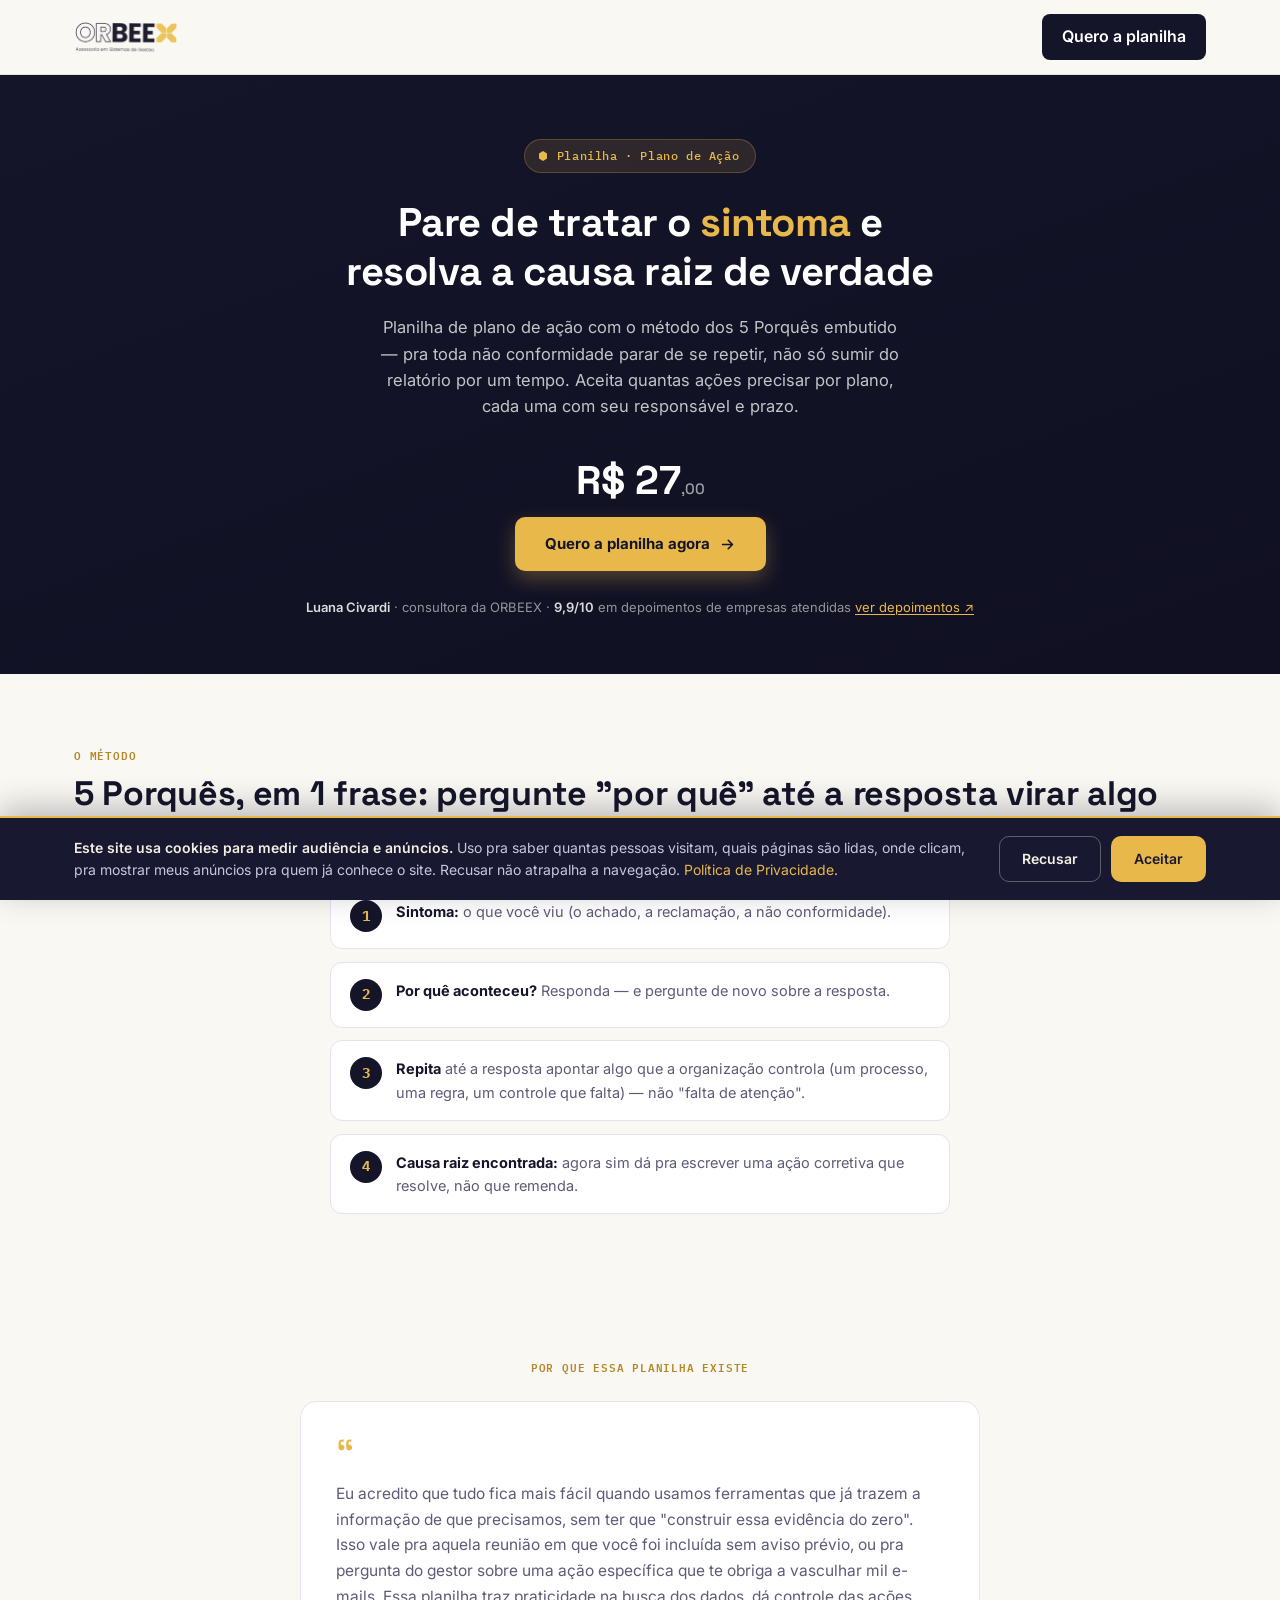
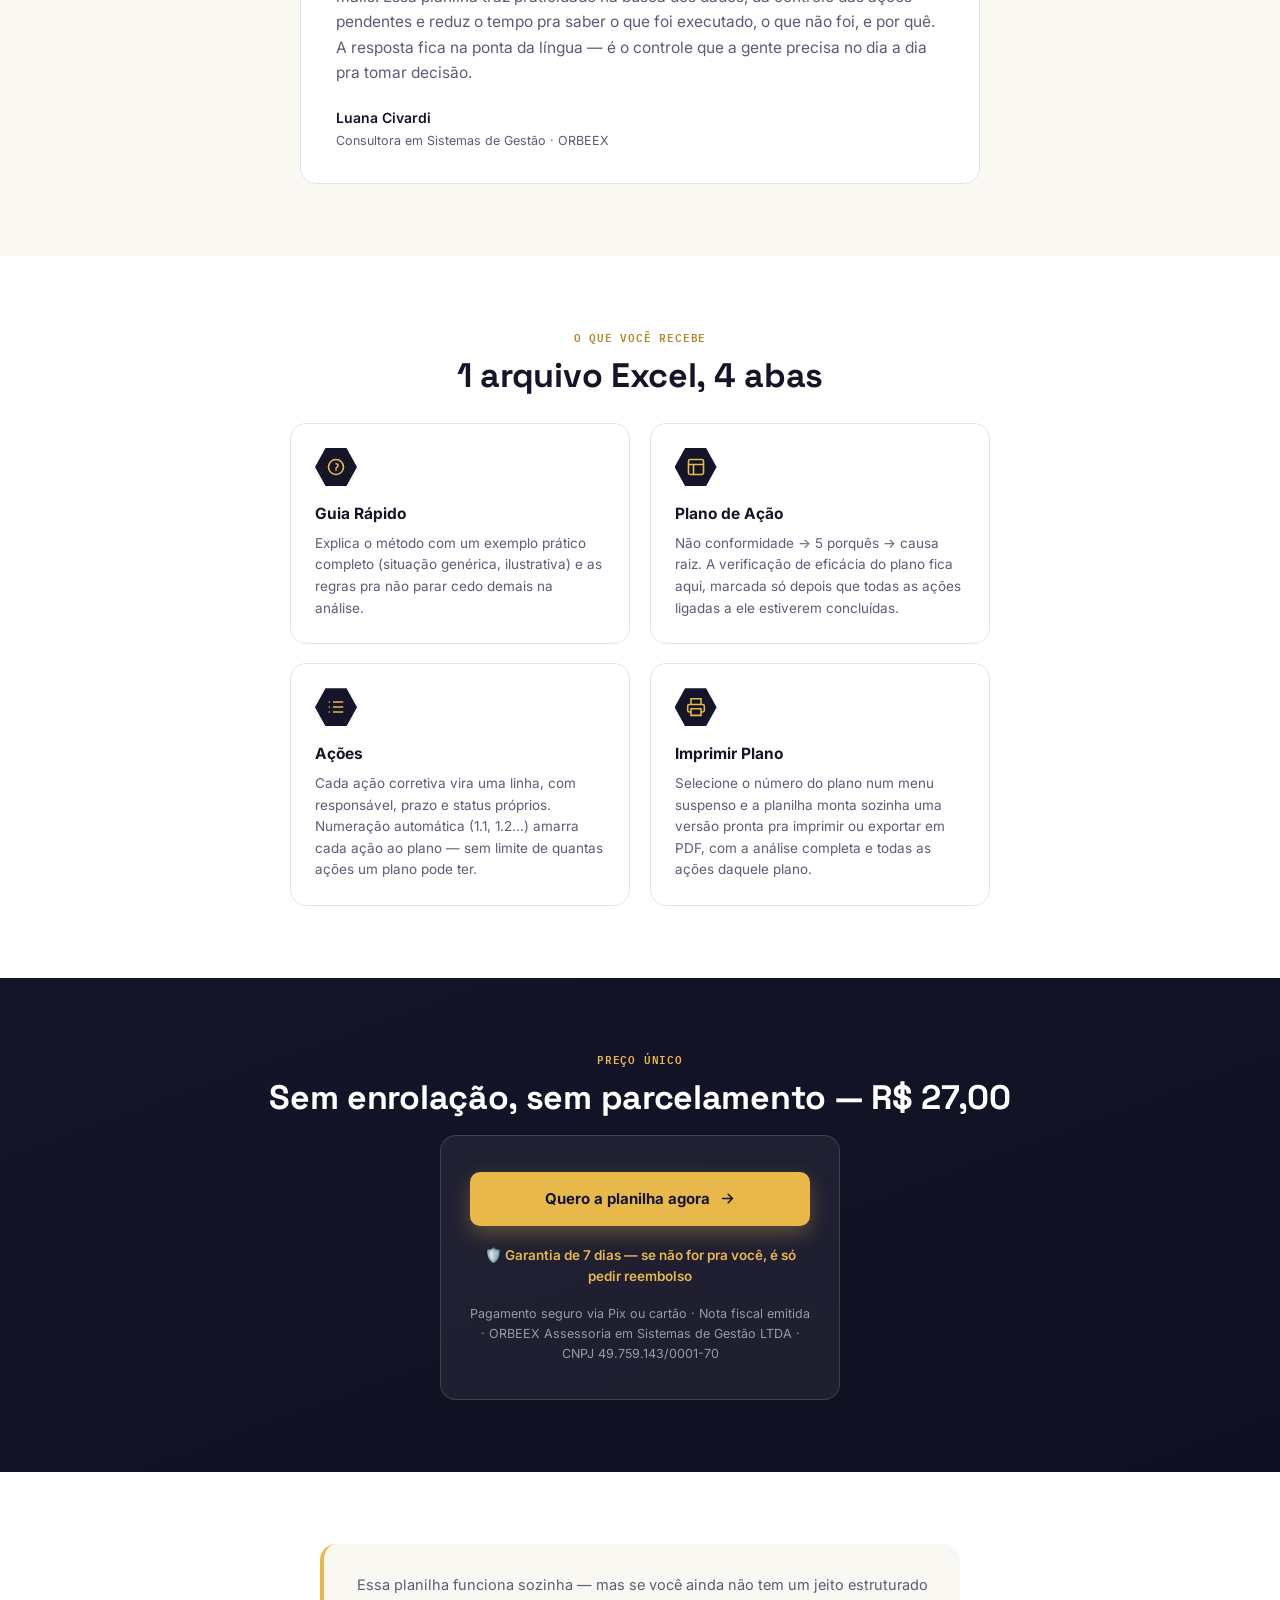
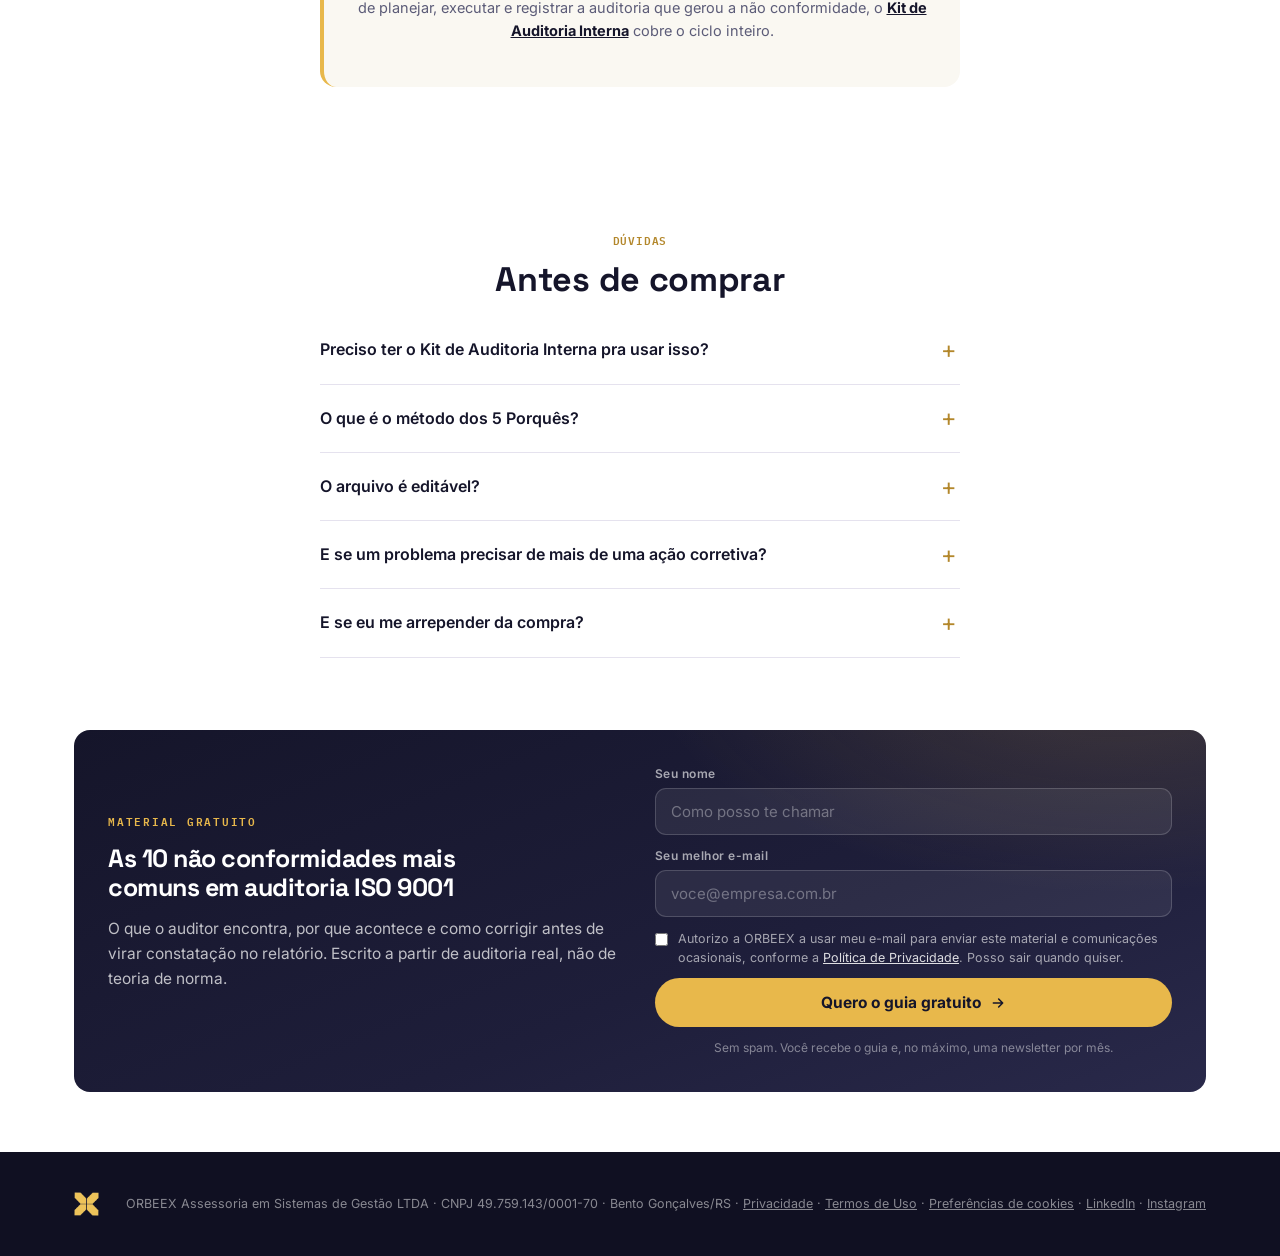
<file: plano-de-acao-5-porques/index.html>
<!DOCTYPE html>
<html lang="pt-BR">
<head>
<meta charset="UTF-8">
<meta name="viewport" content="width=device-width, initial-scale=1.0">

<title>Plano de Ação com 5 Porquês · ORBEEX</title>
<meta name="description" content="Planilha de plano de ação com o método dos 5 Porquês pra chegar na causa raiz de qualquer não conformidade, não só no sintoma. R$ 27,00.">
<link rel="canonical" href="https://orbeex.com.br/plano-de-acao-5-porques/">
<meta name="robots" content="index, follow">
<meta name="theme-color" content="#15152a">

<meta property="og:type" content="product">
<meta property="og:locale" content="pt_BR">
<meta property="og:site_name" content="ORBEEX">
<meta property="og:url" content="https://orbeex.com.br/plano-de-acao-5-porques/">
<meta property="og:title" content="Plano de Ação com 5 Porquês · ORBEEX">
<meta property="og:description" content="Planilha pra chegar na causa raiz de qualquer não conformidade — com o método dos 5 Porquês explicado e um exemplo prático. R$ 27,00.">
<meta property="og:image" content="https://orbeex.com.br/img/og-home.jpg">
<meta property="og:image:width" content="1200">
<meta property="og:image:height" content="630">
<meta property="og:image:type" content="image/jpeg">
<meta property="og:image:alt" content="Plano de Ação com 5 Porquês — ORBEEX">
<meta name="twitter:card" content="summary_large_image">

<link rel="icon" href="../img/simbolo-x.png">
<link rel="apple-touch-icon" href="../img/simbolo-x.png">
<link rel="preconnect" href="https://fonts.googleapis.com">
<link rel="preconnect" href="https://fonts.gstatic.com" crossorigin>
<link href="https://fonts.googleapis.com/css2?family=Space+Grotesk:wght@500;600;700&family=Inter:wght@400;500;600;700&family=IBM+Plex+Mono:wght@500;600&display=swap" rel="stylesheet">

<link rel="stylesheet" href="/css/orbeex-captura.css">

<script src="../js/orbeex-analytics.js" defer></script>
<script src="/js/orbeex-captura.js" defer></script>
<!-- Botão flutuante de WhatsApp removido de propósito nesta página: é um
     tripwire de R$27 pensado pra compra por impulso self-service, e o botão
     estava competindo com o CTA de compra (teste iniciado 22/09/2026). -->

<script type="application/ld+json">
{
  "@context": "https://schema.org",
  "@type": "Product",
  "name": "Plano de Ação com 5 Porquês ORBEEX",
  "description": "Planilha de plano de ação com o método dos 5 Porquês pra chegar na causa raiz de qualquer não conformidade, com aba de guia rápido, ações ilimitadas por plano e impressão automática.",
  "brand": { "@type": "Brand", "name": "ORBEEX" },
  "offers": {
    "@type": "Offer",
    "url": "https://orbeex.com.br/plano-de-acao-5-porques/",
    "priceCurrency": "BRL",
    "price": "27.00",
    "availability": "https://schema.org/InStock"
  }
}
</script>
<script type="application/ld+json">
{
  "@context": "https://schema.org",
  "@type": "FAQPage",
  "mainEntity": [
    {
      "@type": "Question",
      "name": "Preciso ter o Kit de Auditoria Interna pra usar isso?",
      "acceptedAnswer": { "@type": "Answer", "text": "Não. Funciona sozinho pra tratar qualquer não conformidade — de auditoria interna, reclamação de cliente ou qualquer outra origem." }
    },
    {
      "@type": "Question",
      "name": "O que é o método dos 5 Porquês?",
      "acceptedAnswer": { "@type": "Answer", "text": "Uma técnica de análise de causa raiz: você pergunta 'por quê' repetidamente sobre o problema até chegar numa causa que a organização realmente pode corrigir, em vez de parar no sintoma." }
    },
    {
      "@type": "Question",
      "name": "O arquivo é editável?",
      "acceptedAnswer": { "@type": "Answer", "text": "Sim, é uma planilha Excel (.xlsx) sem senha, com guia rápido do método, a planilha de análise, a de ações e a de impressão." }
    },
    {
      "@type": "Question",
      "name": "E se um problema precisar de mais de uma ação corretiva?",
      "acceptedAnswer": { "@type": "Answer", "text": "Sem problema — cada ação vira uma linha na aba \"Ações\", com seu próprio responsável, prazo e status. A numeração (1.1, 1.2...) amarra automaticamente cada ação ao plano, sem limite de quantas ações um plano pode ter." }
    },
    {
      "@type": "Question",
      "name": "E se eu me arrepender da compra?",
      "acceptedAnswer": { "@type": "Answer", "text": "Você tem 7 dias corridos após a compra para desistir e receber o valor integral de volta — é o direito de arrependimento previsto no art. 49 do Código de Defesa do Consumidor. Basta entrar em contato, sem burocracia." }
    }
  ]
}
</script>

<link rel="stylesheet" href="/css/orbeex-base.css">
<style>

  .hero { background: linear-gradient(160deg, var(--ink) 0%, #101022 100%); color: #fff; padding: 4rem 0 3.5rem; text-align: center; }
  .hero-kicker { display: inline-flex; align-items: center; gap: 8px; font-family: var(--font-mono); font-size: 11.5px; font-weight: 500; letter-spacing: .6px; color: var(--gold); background: rgba(232,184,75,0.12); padding: 7px 16px 7px 12px; border-radius: 999px; margin-bottom: 1.6rem; border: 1px solid rgba(232,184,75,.25); }
  .hero h1 { font-family: var(--font-display); font-size: clamp(26px, 4vw, 40px); font-weight: 700; max-width: 620px; margin: 0 auto 1.1rem; line-height: 1.22; letter-spacing: -.5px; }
  .hero h1 em { font-style: normal; color: var(--gold); }
  .hero-sub { font-size: 16.5px; color: rgba(255,255,255,0.75); max-width: 520px; margin: 0 auto 1.8rem; }
  .hero-preco { font-size: 40px; font-weight: 800; font-family: var(--font-display); color: #fff; margin-bottom: .3rem; }
  .hero-preco span { font-size: 15px; font-weight: 500; color: rgba(255,255,255,.6); }
  .hero-prova { margin-top: 1.6rem; font-size: 13px; color: rgba(255,255,255,.55); }
  .hero-prova strong { color: rgba(255,255,255,.85); font-weight: 600; }
  .hero-prova a { color: var(--gold); text-decoration: underline; text-underline-offset: 2px; white-space: nowrap; }
  .section-kicker { font-family: var(--font-mono); font-size: 11px; font-weight: 600; letter-spacing: .8px; text-transform: uppercase; color: var(--gold-deep); margin-bottom: .6rem; }

  .metodo { background: var(--paper); }
  .metodo-steps { display: flex; flex-direction: column; gap: .8rem; max-width: 620px; margin: 1.6rem auto 0; }
  .metodo-step { display: flex; gap: 14px; align-items: flex-start; background: var(--white); border: 1px solid var(--line-onwhite); border-radius: 12px; padding: 1rem 1.2rem; }
  .metodo-num { width: 32px; height: 32px; flex-shrink: 0; border-radius: 50%; background: var(--ink); color: var(--gold); display: flex; align-items: center; justify-content: center; font-weight: 700; font-size: 14px; font-family: var(--font-mono); }
  .metodo-step p { font-size: 14.5px; color: var(--text-soft); }
  .metodo-step strong { color: var(--ink); }

  .origem { background: var(--paper); }
  .origem-card { max-width: 680px; margin: 1.6rem auto 0; background: var(--white); border: 1px solid var(--line-onwhite); border-radius: var(--radius); padding: 2rem 2.2rem; }
  .origem-aspas { font-family: var(--font-display); font-size: 44px; color: var(--gold); line-height: 1; margin-bottom: .2rem; }
  .origem-card blockquote { font-size: 15.5px; color: var(--text-soft); line-height: 1.65; margin: 0 0 1.3rem; }
  .origem-assina { font-size: 14px; color: var(--ink); font-weight: 600; }
  .origem-assina small { display: block; font-weight: 400; color: var(--text-soft); font-size: 12.5px; margin-top: 2px; }

  .inclui-grid { display: grid; grid-template-columns: repeat(auto-fit, minmax(240px, 1fr)); gap: 1.2rem; max-width: 700px; margin: 1.6rem auto 0; }
  .inclui-card { border: 1px solid var(--line-onwhite); border-radius: var(--radius); padding: 1.5rem; }
  .inclui-hex { width: 42px; height: 38px; display: flex; align-items: center; justify-content: center; background: var(--ink); color: var(--gold); margin-bottom: 1rem; }
  .inclui-card h3 { font-size: 15.5px; color: var(--ink); margin-bottom: 6px; }
  .inclui-card p { font-size: 13.5px; color: var(--text-soft); }

  .preco { background: linear-gradient(160deg, var(--ink) 0%, #101022 100%); color: #fff; text-align: center; }
  .preco-card { max-width: 400px; margin: 0 auto; background: rgba(255,255,255,.06); border: 1px solid rgba(255,255,255,.14); border-radius: var(--radius); padding: 2.2rem 1.8rem; }
  .preco-garantia { font-size: 12.5px; color: rgba(255,255,255,.55); margin-top: 1rem; }
  .preco-selo { font-size: 13.5px; font-weight: 600; color: var(--gold); margin-top: 1.2rem; }

  .cross-sell { text-align: center; }
  .cross-sell-card { max-width: 640px; margin: 0 auto; background: var(--paper); border-left: 4px solid var(--gold); border-radius: var(--radius); padding: 1.8rem 2rem; }
  .cross-sell-card p { font-size: 14.5px; color: var(--text-soft); margin-bottom: 1rem; }
  .cross-sell-card a { font-weight: 700; color: var(--ink); text-decoration: underline; }

  .faq-list { max-width: 640px; margin: 0 auto; }
</style>
</head>
<body>

<header>
  <div class="container">
    <a href="https://orbeex.com.br" class="brand-mark" aria-label="ORBEEX — página inicial">
      <img src="../img/logo-orbeex.png" alt="ORBEEX">
    </a>
    <a href="https://pay.kiwify.com.br/n871F9q" class="nav-cta" data-track="clique_checkout" data-track-item="plano-de-acao-5-porques" data-track-valor="27.00">Quero a planilha</a>
  </div>
</header>

<main>

<!-- ===== HERO ===== -->
<section class="hero">
  <div class="container">
    <span class="hero-kicker">
      <svg width="12" height="12" viewBox="0 0 24 24" fill="currentColor"><polygon points="12,2 20,7 20,17 12,22 4,17 4,7"/></svg>
      Planilha · Plano de Ação
    </span>
    <h1>Pare de tratar o <em>sintoma</em> e resolva a causa raiz de verdade</h1>
    <p class="hero-sub">Planilha de plano de ação com o método dos 5 Porquês embutido — pra toda não conformidade parar de se repetir, não só sumir do relatório por um tempo. Aceita quantas ações precisar por plano, cada uma com seu responsável e prazo.</p>
    <div class="hero-preco">R$ 27<span>,00</span></div>
    <a href="https://pay.kiwify.com.br/n871F9q" class="btn btn-gold" data-track="clique_checkout" data-track-item="plano-de-acao-5-porques" data-track-valor="27.00">
      Quero a planilha agora
      <svg width="17" height="17" viewBox="0 0 24 24" fill="none" stroke="currentColor" stroke-width="2.2" stroke-linecap="round" stroke-linejoin="round"><path d="M5 12h14M13 6l6 6-6 6"/></svg>
    </a>
    <p class="hero-prova">
      <strong>Luana Civardi</strong> · consultora da ORBEEX · <strong>9,9/10</strong> em depoimentos de empresas atendidas
      <a href="https://orbeex.com.br/#depoimentos" target="_blank" rel="noopener">ver depoimentos ↗</a>
    </p>
  </div>
</section>

<!-- ===== METODO ===== -->
<section class="metodo reveal">
  <div class="container">
    <div class="section-kicker">O método</div>
    <h2 class="section-title">5 Porquês, em 1 frase: pergunte "por quê" até a resposta virar algo que dá pra corrigir</h2>
    <div class="metodo-steps">
      <div class="metodo-step">
        <div class="metodo-num">1</div>
        <p><strong>Sintoma:</strong> o que você viu (o achado, a reclamação, a não conformidade).</p>
      </div>
      <div class="metodo-step">
        <div class="metodo-num">2</div>
        <p><strong>Por quê aconteceu?</strong> Responda — e pergunte de novo sobre a resposta.</p>
      </div>
      <div class="metodo-step">
        <div class="metodo-num">3</div>
        <p><strong>Repita</strong> até a resposta apontar algo que a organização controla (um processo, uma regra, um controle que falta) — não "falta de atenção".</p>
      </div>
      <div class="metodo-step">
        <div class="metodo-num">4</div>
        <p><strong>Causa raiz encontrada:</strong> agora sim dá pra escrever uma ação corretiva que resolve, não que remenda.</p>
      </div>
    </div>
  </div>
</section>

<!-- ===== POR QUE ISSO IMPORTA ===== -->
<section class="origem reveal">
  <div class="container">
    <div class="section-kicker" style="text-align:center;">Por que essa planilha existe</div>
    <div class="origem-card">
      <div class="origem-aspas" aria-hidden="true">&ldquo;</div>
      <blockquote>Eu acredito que tudo fica mais fácil quando usamos ferramentas que já trazem a informação de que precisamos, sem ter que "construir essa evidência do zero". Isso vale pra aquela reunião em que você foi incluída sem aviso prévio, ou pra pergunta do gestor sobre uma ação específica que te obriga a vasculhar mil e-mails. Essa planilha traz praticidade na busca dos dados, dá controle das ações pendentes e reduz o tempo pra saber o que foi executado, o que não foi, e por quê. A resposta fica na ponta da língua — é o controle que a gente precisa no dia a dia pra tomar decisão.</blockquote>
      <div class="origem-assina">Luana Civardi
        <small>Consultora em Sistemas de Gestão · ORBEEX</small>
      </div>
    </div>
  </div>
</section>

<!-- ===== O QUE INCLUI ===== -->
<section class="reveal">
  <div class="container">
    <div class="section-kicker" style="text-align:center;">O que você recebe</div>
    <h2 class="section-title" style="text-align:center;">1 arquivo Excel, 4 abas</h2>
    <div class="inclui-grid">
      <div class="inclui-card">
        <div class="inclui-hex hex" aria-hidden="true">
          <svg width="20" height="20" viewBox="0 0 24 24" fill="none" stroke="currentColor" stroke-width="1.9" stroke-linecap="round"><circle cx="12" cy="12" r="9"/><path d="M12 16v.01M12 8a2.5 2.5 0 0 1 2.5 2.5c0 1.5-2.5 2-2.5 3.5"/></svg>
        </div>
        <h3>Guia Rápido</h3>
        <p>Explica o método com um exemplo prático completo (situação genérica, ilustrativa) e as regras pra não parar cedo demais na análise.</p>
      </div>
      <div class="inclui-card">
        <div class="inclui-hex hex" aria-hidden="true">
          <svg width="20" height="20" viewBox="0 0 24 24" fill="none" stroke="currentColor" stroke-width="1.9" stroke-linecap="round"><rect x="3" y="3" width="18" height="18" rx="2"/><path d="M3 9h18M9 21V9"/></svg>
        </div>
        <h3>Plano de Ação</h3>
        <p>Não conformidade → 5 porquês → causa raiz. A verificação de eficácia do plano fica aqui, marcada só depois que todas as ações ligadas a ele estiverem concluídas.</p>
      </div>
      <div class="inclui-card">
        <div class="inclui-hex hex" aria-hidden="true">
          <svg width="20" height="20" viewBox="0 0 24 24" fill="none" stroke="currentColor" stroke-width="1.9" stroke-linecap="round"><path d="M9 6h11M9 12h11M9 18h11"/><path d="M4 6h.01M4 12h.01M4 18h.01"/></svg>
        </div>
        <h3>Ações</h3>
        <p>Cada ação corretiva vira uma linha, com responsável, prazo e status próprios. Numeração automática (1.1, 1.2...) amarra cada ação ao plano — sem limite de quantas ações um plano pode ter.</p>
      </div>
      <div class="inclui-card">
        <div class="inclui-hex hex" aria-hidden="true">
          <svg width="20" height="20" viewBox="0 0 24 24" fill="none" stroke="currentColor" stroke-width="1.9" stroke-linecap="round"><path d="M6 9V2h12v7M6 18H4a2 2 0 0 1-2-2v-5a2 2 0 0 1 2-2h16a2 2 0 0 1 2 2v5a2 2 0 0 1-2 2h-2M6 14h12v8H6z"/></svg>
        </div>
        <h3>Imprimir Plano</h3>
        <p>Selecione o número do plano num menu suspenso e a planilha monta sozinha uma versão pronta pra imprimir ou exportar em PDF, com a análise completa e todas as ações daquele plano.</p>
      </div>
    </div>
  </div>
</section>

<!-- ===== PRECO ===== -->
<section id="comprar" class="preco reveal">
  <div class="container">
    <div class="section-kicker" style="color:var(--gold)">Preço único</div>
    <h2 class="section-title" style="color:#fff">Sem enrolação, sem parcelamento — R$ 27,00</h2>
    <div class="preco-card">
      <a href="https://pay.kiwify.com.br/n871F9q" class="btn btn-gold btn-block" data-track="clique_checkout" data-track-item="plano-de-acao-5-porques" data-track-valor="27.00">
        Quero a planilha agora
        <svg width="17" height="17" viewBox="0 0 24 24" fill="none" stroke="currentColor" stroke-width="2.2" stroke-linecap="round" stroke-linejoin="round"><path d="M5 12h14M13 6l6 6-6 6"/></svg>
      </a>
      <p class="preco-selo">🛡️ Garantia de 7 dias — se não for pra você, é só pedir reembolso</p>
      <p class="preco-garantia">Pagamento seguro via Pix ou cartão · Nota fiscal emitida · ORBEEX Assessoria em Sistemas de Gestão LTDA · CNPJ 49.759.143/0001-70</p>
    </div>
  </div>
</section>

<!-- ===== CROSS-SELL ===== -->
<section class="cross-sell reveal">
  <div class="container">
    <div class="cross-sell-card">
      <p>Essa planilha funciona sozinha — mas se você ainda não tem um jeito estruturado de planejar, executar e registrar a auditoria que gerou a não conformidade, o <a href="../kit-auditoria-interna/">Kit de Auditoria Interna</a> cobre o ciclo inteiro.</p>
    </div>
  </div>
</section>

<!-- ===== FAQ ===== -->
<section class="reveal">
  <div class="container">
    <div class="section-kicker" style="text-align:center;">Dúvidas</div>
    <h2 class="section-title" style="text-align:center;">Antes de comprar</h2>
    <div class="faq-list">
      <details class="faq-item">
        <summary>Preciso ter o Kit de Auditoria Interna pra usar isso?</summary>
        <p>Não. Funciona sozinho pra tratar qualquer não conformidade — de auditoria interna, reclamação de cliente ou qualquer outra origem.</p>
      </details>
      <details class="faq-item">
        <summary>O que é o método dos 5 Porquês?</summary>
        <p>Uma técnica de análise de causa raiz: você pergunta "por quê" repetidamente sobre o problema até chegar numa causa que a organização realmente pode corrigir, em vez de parar no sintoma.</p>
      </details>
      <details class="faq-item">
        <summary>O arquivo é editável?</summary>
        <p>Sim, é uma planilha Excel (.xlsx) sem senha, com guia rápido do método, a planilha de análise, a de ações e a de impressão.</p>
      </details>
      <details class="faq-item">
        <summary>E se um problema precisar de mais de uma ação corretiva?</summary>
        <p>Sem problema — cada ação vira uma linha na aba "Ações", com seu próprio responsável, prazo e status. A numeração (1.1, 1.2...) amarra automaticamente cada ação ao plano, sem limite de quantas ações um plano pode ter.</p>
      </details>
      <details class="faq-item">
        <summary>E se eu me arrepender da compra?</summary>
        <p>Você tem 7 dias corridos após a compra para desistir e receber o valor integral de volta — é o direito de arrependimento previsto no art. 49 do Código de Defesa do Consumidor. Basta entrar em contato, sem burocracia.</p>
      </details>
    </div>
  </div>
</section>

<!-- ===== CAPTURA DE E-MAIL ===== -->
<section class="reveal" style="padding: 0 0 60px;">
  <div class="container">
    <div class="ox-captura ox-compacta" data-modo="isca" data-origem="venda-plano-de-acao"></div>
  </div>
</section>

</main>

<footer>
  <div class="container">
    <a href="https://orbeex.com.br" class="brand-mark" aria-label="ORBEEX — página inicial"><img src="../img/simbolo-x-transparente.png" alt="ORBEEX"></a>
    <div>ORBEEX Assessoria em Sistemas de Gestão LTDA · CNPJ 49.759.143/0001-70 · Bento Gonçalves/RS ·
      <a href="../privacidade/" style="color:inherit; text-decoration:underline;">Privacidade</a> ·
      <a href="../termos/" style="color:inherit; text-decoration:underline;">Termos de Uso</a> ·
      <a href="#" data-consent-refazer style="color:inherit; text-decoration:underline;">Preferências de cookies</a> ·
      <a href="https://www.linkedin.com/company/orbeex/" target="_blank" rel="noopener" style="color:inherit; text-decoration:underline;">LinkedIn</a> ·
      <a href="https://www.instagram.com/orbeex_/" target="_blank" rel="noopener" style="color:inherit; text-decoration:underline;">Instagram</a></div>
  </div>
</footer>

<script>
  (function () {
    var alvos = document.querySelectorAll('.reveal');
    if (!('IntersectionObserver' in window)) { alvos.forEach(function (el) { el.classList.add('visible'); }); return; }
    var obs = new IntersectionObserver(function (entradas) {
      entradas.forEach(function (entrada) {
        if (entrada.isIntersecting) { entrada.target.classList.add('visible'); obs.unobserve(entrada.target); }
      });
    }, { threshold: 0.08, rootMargin: '0px 0px -40px 0px' });
    alvos.forEach(function (el) { obs.observe(el); });
  })();
</script>

</body>
</html>
</file>
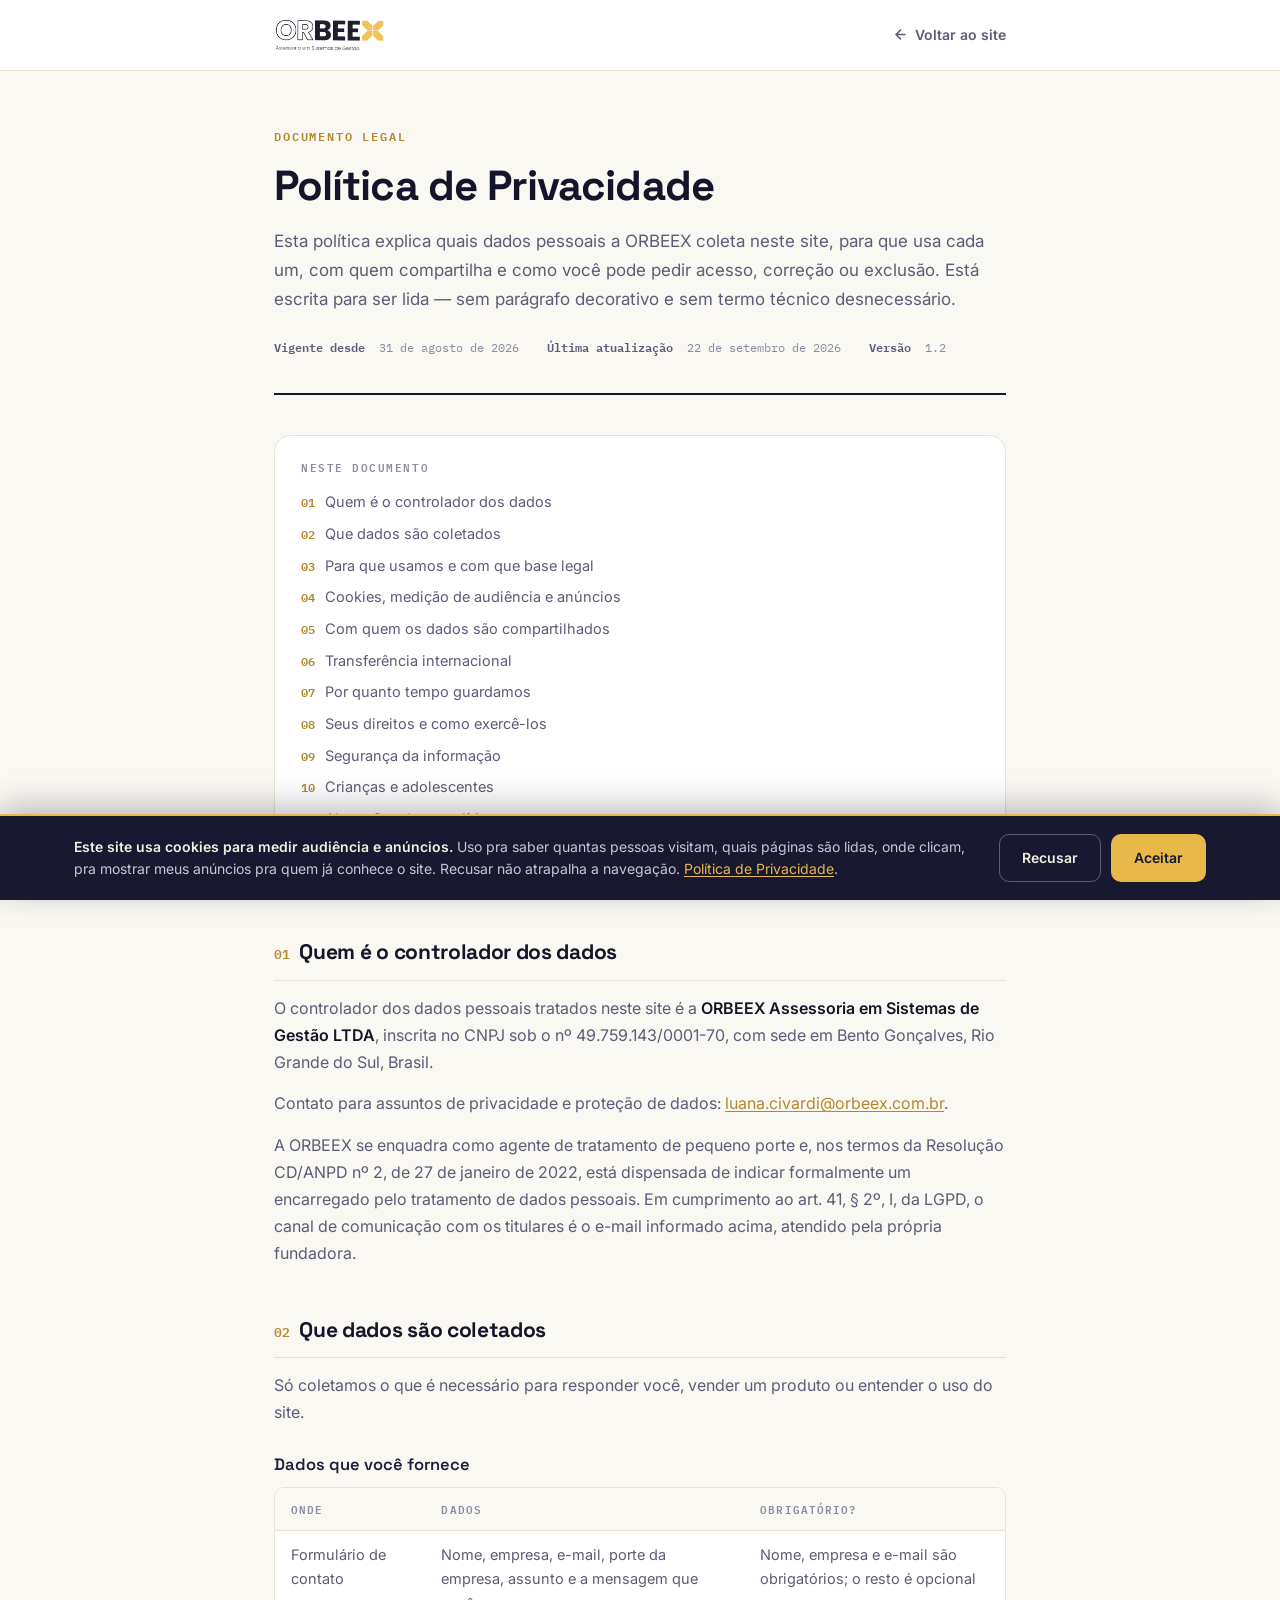
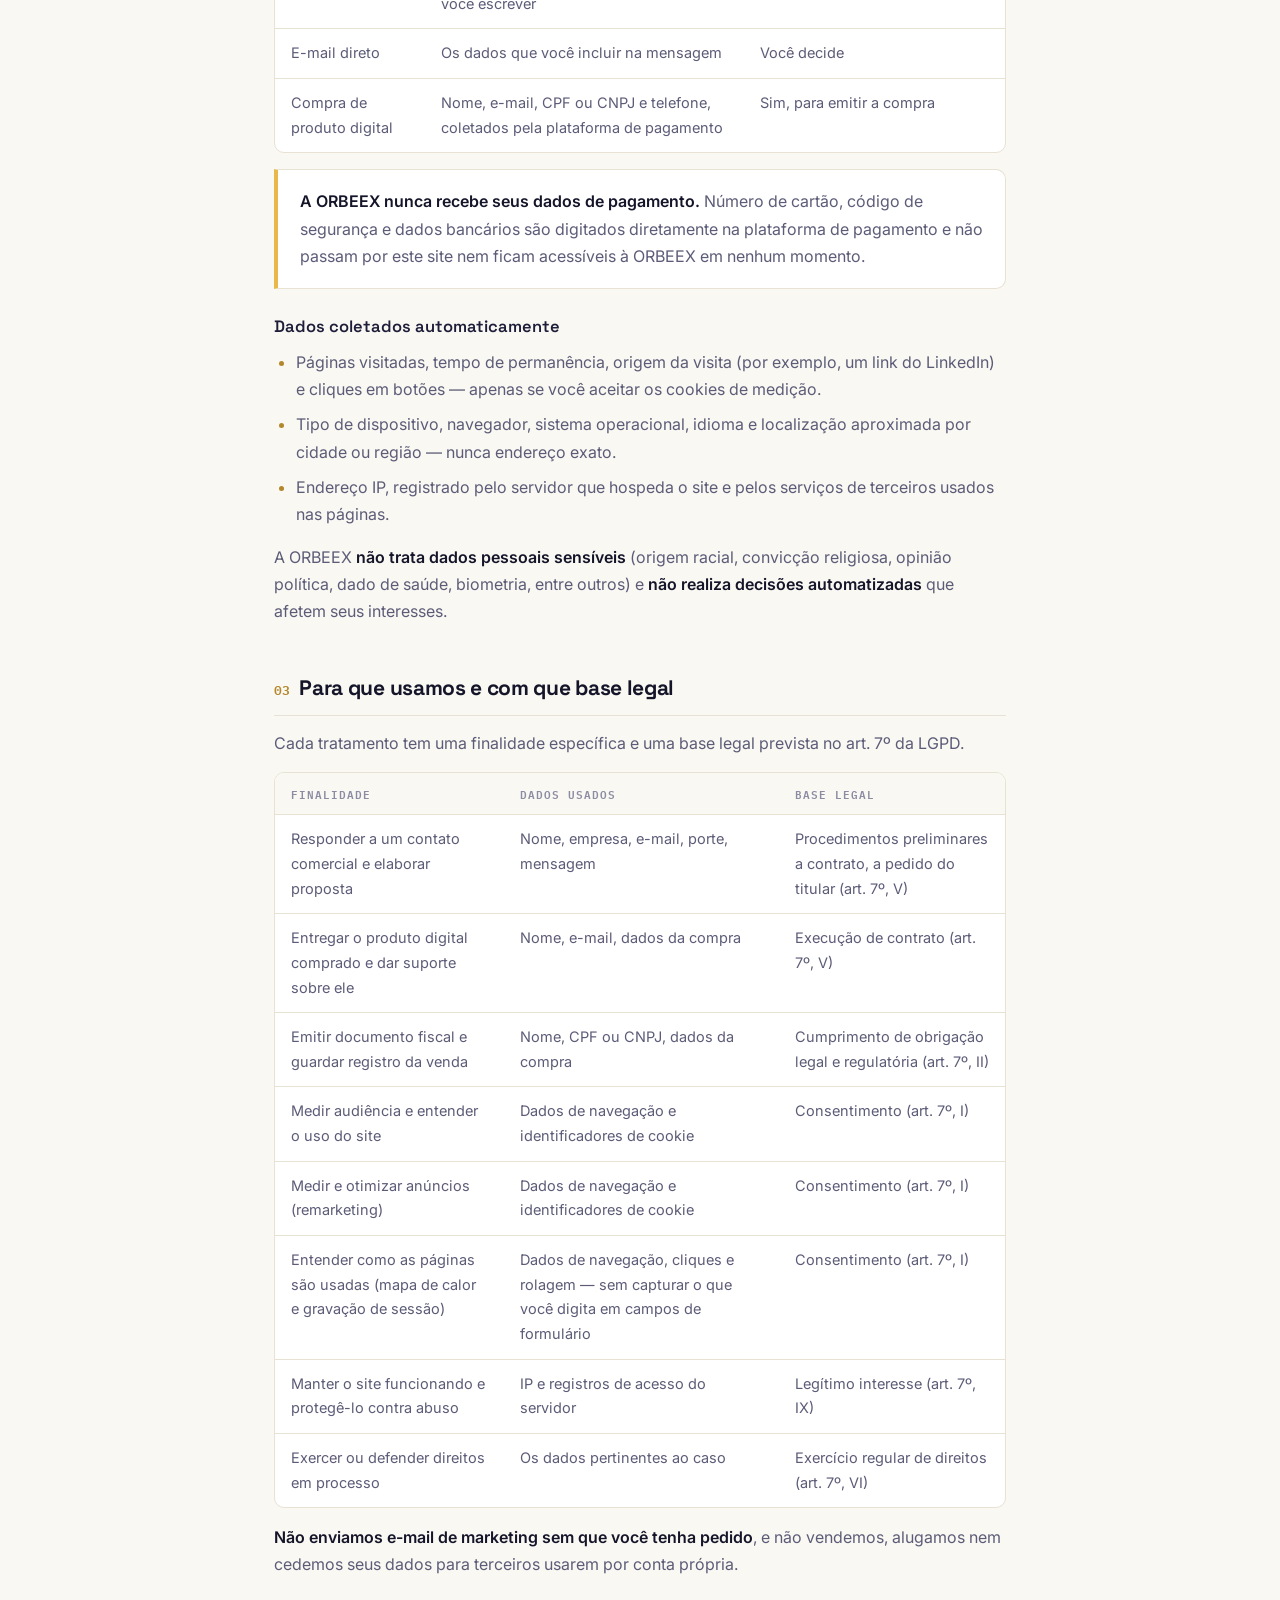
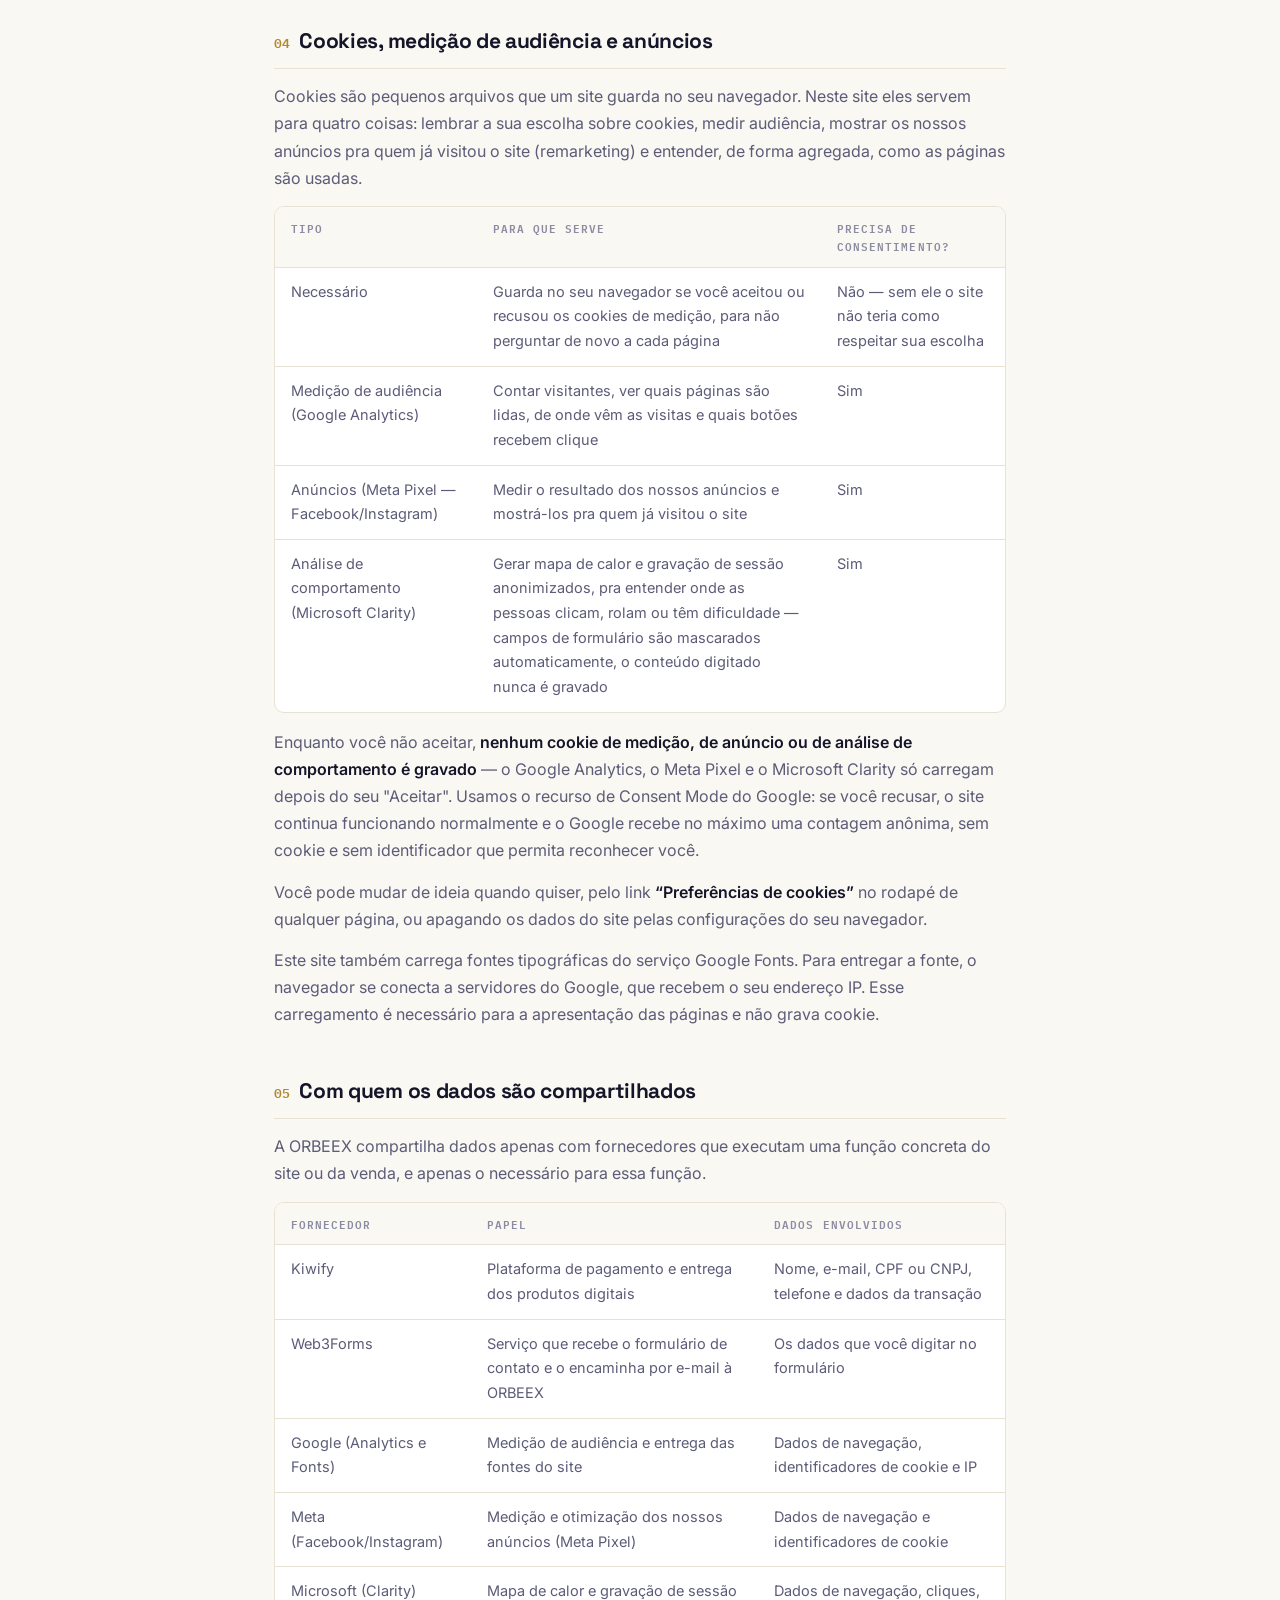
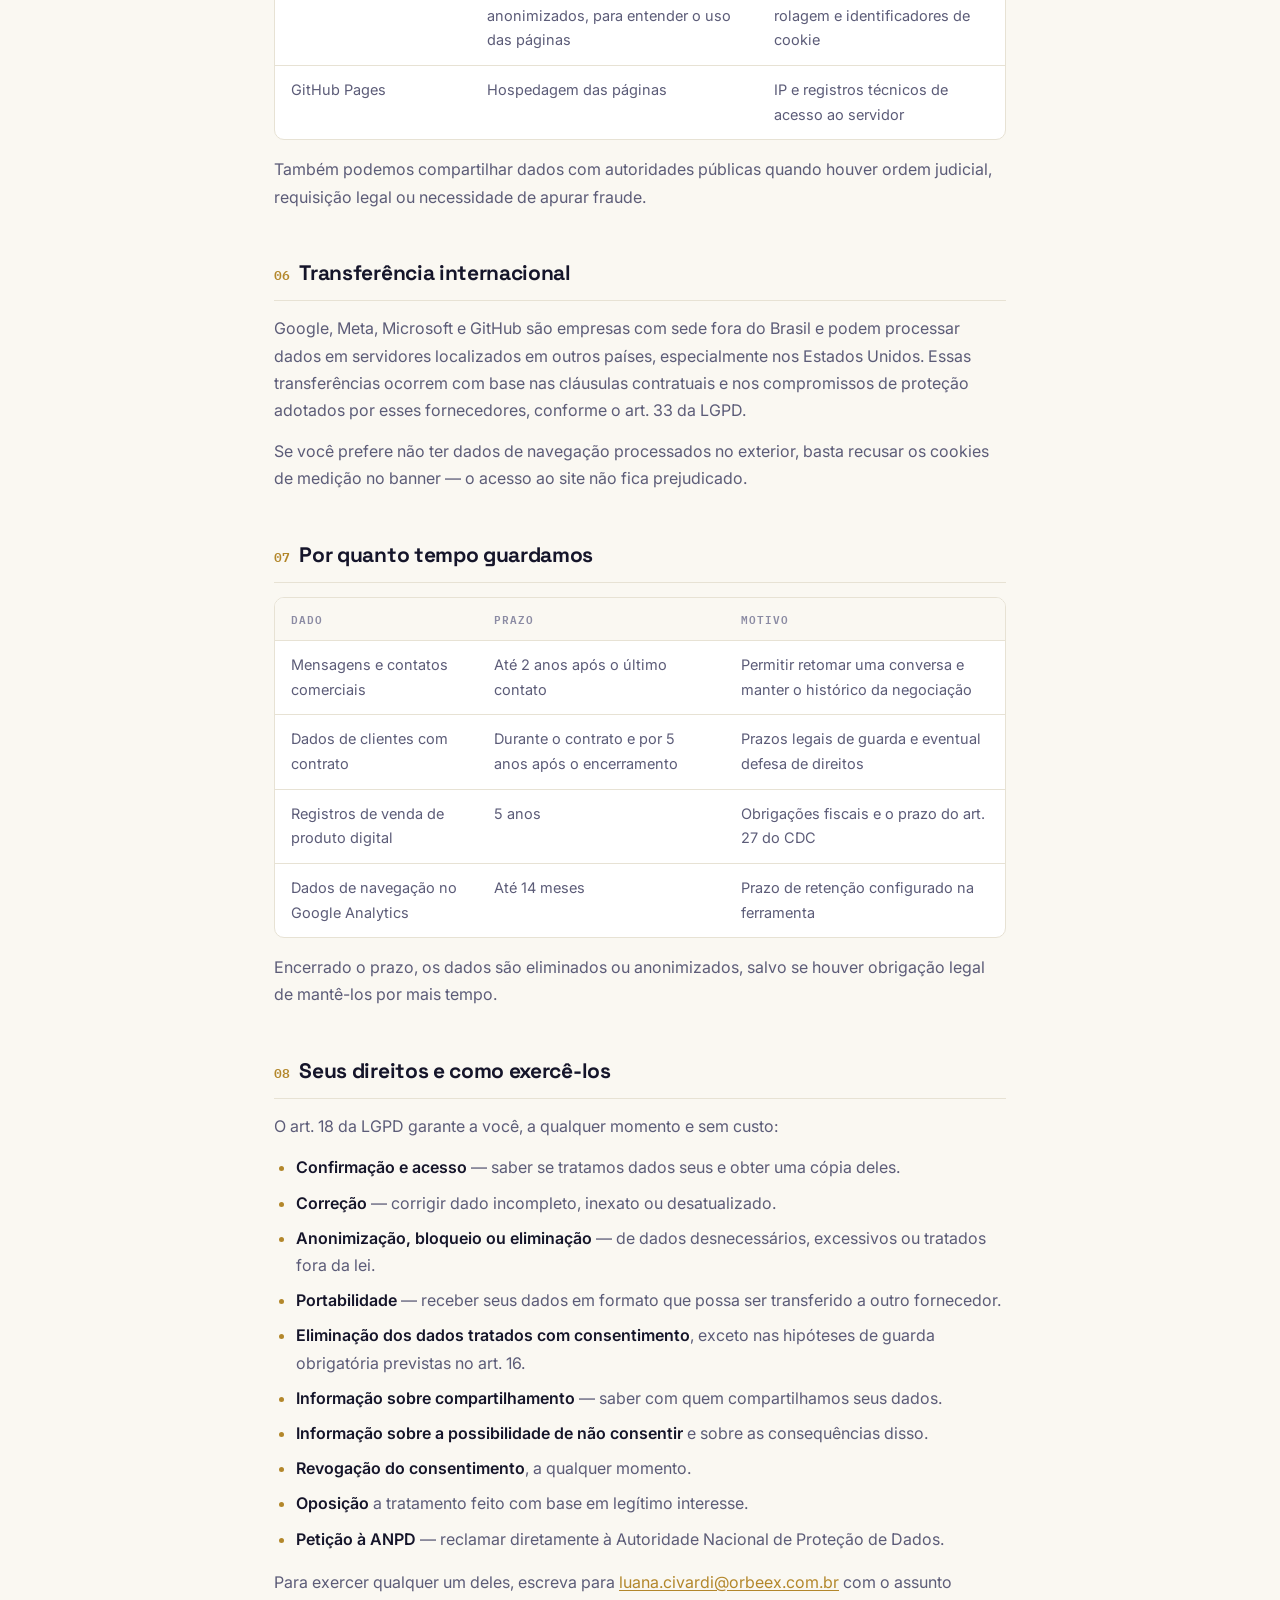
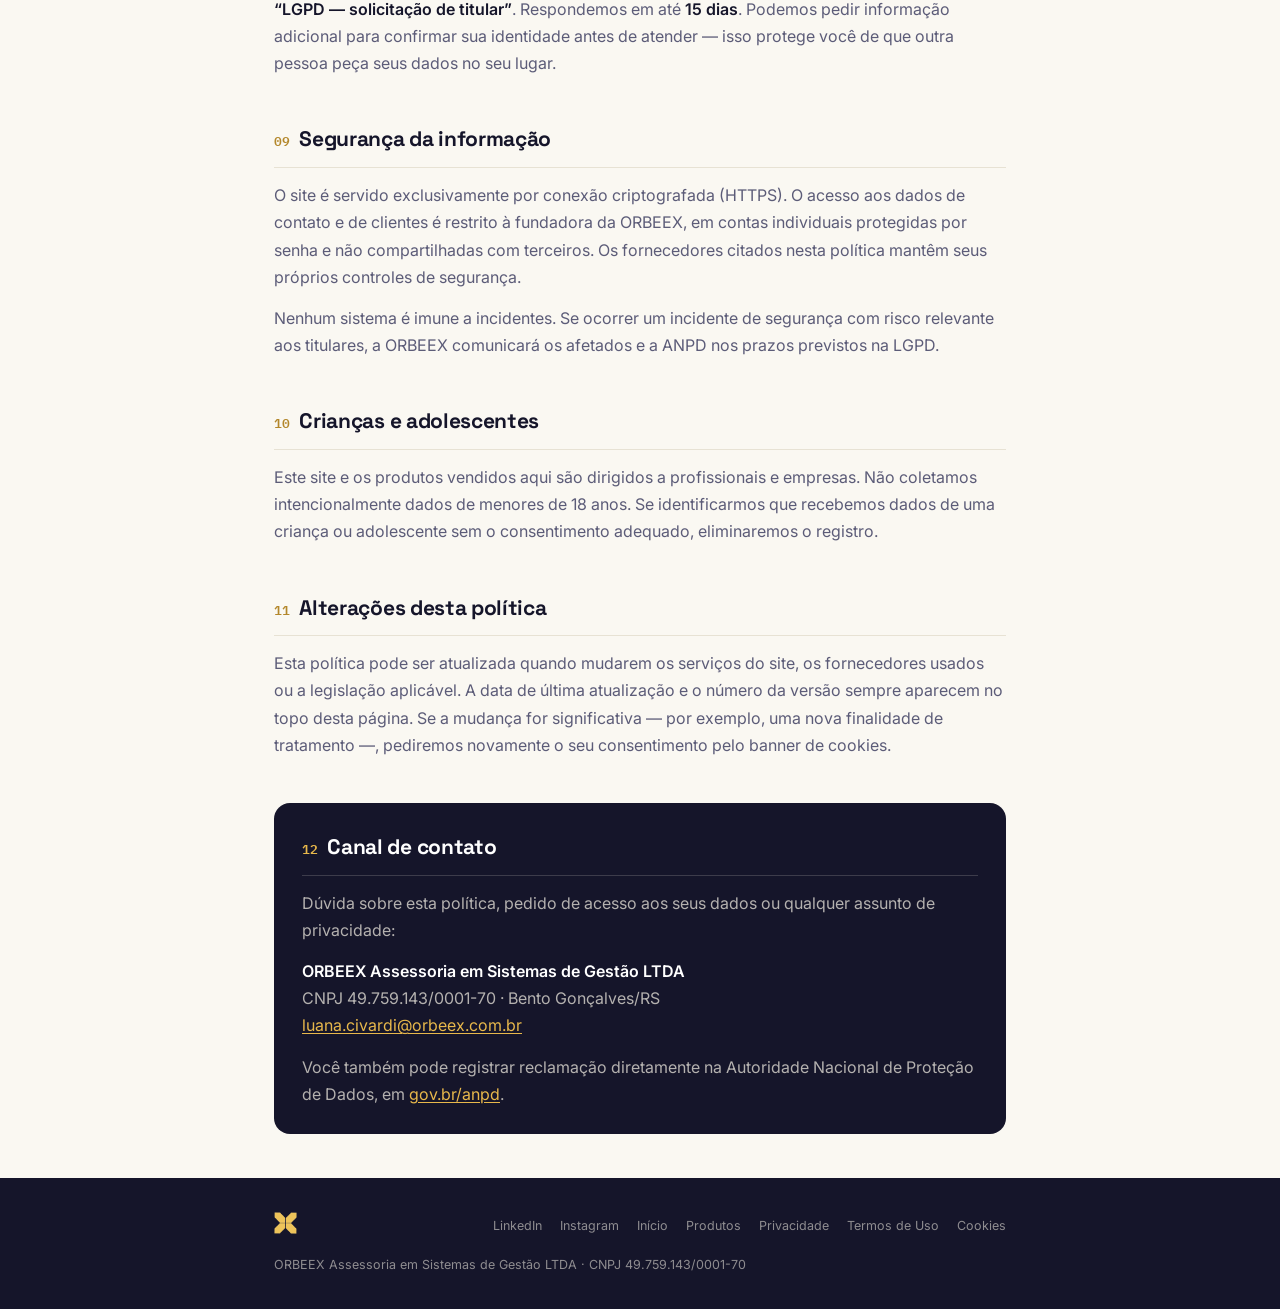
<file: privacidade/index.html>
<!DOCTYPE html>
<html lang="pt-BR">
<head>
<meta charset="UTF-8">
<meta name="viewport" content="width=device-width, initial-scale=1.0">

<title>Política de Privacidade · ORBEEX</title>
<meta name="description" content="Como a ORBEEX Assessoria em Sistemas de Gestão coleta, usa, compartilha e protege dados pessoais, e como exercer seus direitos previstos na LGPD.">
<link rel="canonical" href="https://orbeex.com.br/privacidade/">
<meta name="robots" content="index, follow">
<meta name="theme-color" content="#181830">

<meta property="og:type" content="website">
<meta property="og:locale" content="pt_BR">
<meta property="og:site_name" content="ORBEEX">
<meta property="og:url" content="https://orbeex.com.br/privacidade/">
<meta property="og:title" content="Política de Privacidade · ORBEEX">
<meta property="og:description" content="Como a ORBEEX trata dados pessoais e como exercer seus direitos previstos na LGPD.">
<meta property="og:image" content="https://orbeex.com.br/img/og-home.jpg">
<meta property="og:image:width" content="1200">
<meta property="og:image:height" content="630">
<meta property="og:image:type" content="image/jpeg">
<meta property="og:image:alt" content="ORBEEX — assessoria em sistemas de gestão">

<link rel="icon" href="../img/simbolo-x.png">
<link rel="apple-touch-icon" href="../img/simbolo-x.png">
<link rel="preconnect" href="https://fonts.googleapis.com">
<link rel="preconnect" href="https://fonts.gstatic.com" crossorigin>
<link href="https://fonts.googleapis.com/css2?family=Space+Grotesk:wght@500;600;700&family=Inter:wght@400;500;600;700&family=IBM+Plex+Mono:wght@500;600&display=swap" rel="stylesheet">
<link rel="stylesheet" href="../css/orbeex-doc.css">

<script src="../js/orbeex-analytics.js" defer></script>
</head>
<body>

<a class="skip-link" href="#conteudo">Pular para o conteúdo</a>

<header class="doc-top">
  <div class="container">
    <a href="../" aria-label="ORBEEX — página inicial"><img src="../img/logo-orbeex.png" alt="ORBEEX · Assessoria em Sistemas de Gestão"></a>
    <a href="../" class="voltar">
      <svg width="15" height="15" viewBox="0 0 24 24" fill="none" stroke="currentColor" stroke-width="2.4" stroke-linecap="round" stroke-linejoin="round" aria-hidden="true"><path d="M19 12H5"/><path d="M12 19l-7-7 7-7"/></svg>
      Voltar ao site
    </a>
  </div>
</header>

<main id="conteudo">
  <div class="container">

    <div class="doc-head">
      <p class="doc-eyebrow">Documento legal</p>
      <h1>Política de Privacidade</h1>
      <p class="doc-lede">
        Esta política explica quais dados pessoais a ORBEEX coleta neste site, para que usa cada um,
        com quem compartilha e como você pode pedir acesso, correção ou exclusão. Está escrita para
        ser lida — sem parágrafo decorativo e sem termo técnico desnecessário.
      </p>
      <div class="doc-meta">
        <span><b>Vigente desde</b> &nbsp;31 de agosto de 2026</span>
        <span><b>Última atualização</b> &nbsp;22 de setembro de 2026</span>
        <span><b>Versão</b> &nbsp;1.2</span>
      </div>
    </div>

    <nav class="sumario" aria-label="Sumário">
      <h2>Neste documento</h2>
      <ol>
        <li><a href="#quem">Quem é o controlador dos dados</a></li>
        <li><a href="#dados">Que dados são coletados</a></li>
        <li><a href="#finalidades">Para que usamos e com que base legal</a></li>
        <li><a href="#cookies">Cookies, medição de audiência e anúncios</a></li>
        <li><a href="#compartilhamento">Com quem os dados são compartilhados</a></li>
        <li><a href="#internacional">Transferência internacional</a></li>
        <li><a href="#prazo">Por quanto tempo guardamos</a></li>
        <li><a href="#direitos">Seus direitos e como exercê-los</a></li>
        <li><a href="#seguranca">Segurança da informação</a></li>
        <li><a href="#criancas">Crianças e adolescentes</a></li>
        <li><a href="#alteracoes">Alterações desta política</a></li>
        <li><a href="#contato">Canal de contato</a></li>
      </ol>
    </nav>

    <section class="bloco" id="quem">
      <h2><span class="num">01</span>Quem é o controlador dos dados</h2>
      <p>
        O controlador dos dados pessoais tratados neste site é a
        <strong>ORBEEX Assessoria em Sistemas de Gestão LTDA</strong>, inscrita no CNPJ sob o
        nº 49.759.143/0001-70, com sede em Bento Gonçalves, Rio Grande do Sul, Brasil.
      </p>
      <p>
        Contato para assuntos de privacidade e proteção de dados:
        <a href="mailto:luana.civardi@orbeex.com.br">luana.civardi@orbeex.com.br</a>.
      </p>
      <p>
        A ORBEEX se enquadra como agente de tratamento de pequeno porte e, nos termos da
        Resolução CD/ANPD nº 2, de 27 de janeiro de 2022, está dispensada de indicar formalmente um
        encarregado pelo tratamento de dados pessoais. Em cumprimento ao art. 41, § 2º, I, da LGPD,
        o canal de comunicação com os titulares é o e-mail informado acima, atendido pela própria
        fundadora.
      </p>
    </section>

    <section class="bloco" id="dados">
      <h2><span class="num">02</span>Que dados são coletados</h2>
      <p>Só coletamos o que é necessário para responder você, vender um produto ou entender o uso do site.</p>

      <h3>Dados que você fornece</h3>
      <div class="tabela-wrap">
        <table>
          <thead>
            <tr><th>Onde</th><th>Dados</th><th>Obrigatório?</th></tr>
          </thead>
          <tbody>
            <tr>
              <td>Formulário de contato</td>
              <td>Nome, empresa, e-mail, porte da empresa, assunto e a mensagem que você escrever</td>
              <td>Nome, empresa e e-mail são obrigatórios; o resto é opcional</td>
            </tr>
            <tr>
              <td>E-mail direto</td>
              <td>Os dados que você incluir na mensagem</td>
              <td>Você decide</td>
            </tr>
            <tr>
              <td>Compra de produto digital</td>
              <td>Nome, e-mail, CPF ou CNPJ e telefone, coletados pela plataforma de pagamento</td>
              <td>Sim, para emitir a compra</td>
            </tr>
          </tbody>
        </table>
      </div>

      <div class="destaque">
        <p>
          <strong>A ORBEEX nunca recebe seus dados de pagamento.</strong> Número de cartão, código de
          segurança e dados bancários são digitados diretamente na plataforma de pagamento e não
          passam por este site nem ficam acessíveis à ORBEEX em nenhum momento.
        </p>
      </div>

      <h3>Dados coletados automaticamente</h3>
      <ul>
        <li>Páginas visitadas, tempo de permanência, origem da visita (por exemplo, um link do LinkedIn) e cliques em botões — apenas se você aceitar os cookies de medição.</li>
        <li>Tipo de dispositivo, navegador, sistema operacional, idioma e localização aproximada por cidade ou região — nunca endereço exato.</li>
        <li>Endereço IP, registrado pelo servidor que hospeda o site e pelos serviços de terceiros usados nas páginas.</li>
      </ul>
      <p>
        A ORBEEX <strong>não trata dados pessoais sensíveis</strong> (origem racial, convicção religiosa,
        opinião política, dado de saúde, biometria, entre outros) e <strong>não realiza decisões
        automatizadas</strong> que afetem seus interesses.
      </p>
    </section>

    <section class="bloco" id="finalidades">
      <h2><span class="num">03</span>Para que usamos e com que base legal</h2>
      <p>Cada tratamento tem uma finalidade específica e uma base legal prevista no art. 7º da LGPD.</p>
      <div class="tabela-wrap">
        <table>
          <thead>
            <tr><th>Finalidade</th><th>Dados usados</th><th>Base legal</th></tr>
          </thead>
          <tbody>
            <tr>
              <td>Responder a um contato comercial e elaborar proposta</td>
              <td>Nome, empresa, e-mail, porte, mensagem</td>
              <td>Procedimentos preliminares a contrato, a pedido do titular (art. 7º, V)</td>
            </tr>
            <tr>
              <td>Entregar o produto digital comprado e dar suporte sobre ele</td>
              <td>Nome, e-mail, dados da compra</td>
              <td>Execução de contrato (art. 7º, V)</td>
            </tr>
            <tr>
              <td>Emitir documento fiscal e guardar registro da venda</td>
              <td>Nome, CPF ou CNPJ, dados da compra</td>
              <td>Cumprimento de obrigação legal e regulatória (art. 7º, II)</td>
            </tr>
            <tr>
              <td>Medir audiência e entender o uso do site</td>
              <td>Dados de navegação e identificadores de cookie</td>
              <td>Consentimento (art. 7º, I)</td>
            </tr>
            <tr>
              <td>Medir e otimizar anúncios (remarketing)</td>
              <td>Dados de navegação e identificadores de cookie</td>
              <td>Consentimento (art. 7º, I)</td>
            </tr>
            <tr>
              <td>Entender como as páginas são usadas (mapa de calor e gravação de sessão)</td>
              <td>Dados de navegação, cliques e rolagem — sem capturar o que você digita em campos de formulário</td>
              <td>Consentimento (art. 7º, I)</td>
            </tr>
            <tr>
              <td>Manter o site funcionando e protegê-lo contra abuso</td>
              <td>IP e registros de acesso do servidor</td>
              <td>Legítimo interesse (art. 7º, IX)</td>
            </tr>
            <tr>
              <td>Exercer ou defender direitos em processo</td>
              <td>Os dados pertinentes ao caso</td>
              <td>Exercício regular de direitos (art. 7º, VI)</td>
            </tr>
          </tbody>
        </table>
      </div>
      <p>
        <strong>Não enviamos e-mail de marketing sem que você tenha pedido</strong>, e não vendemos,
        alugamos nem cedemos seus dados para terceiros usarem por conta própria.
      </p>
    </section>

    <section class="bloco" id="cookies">
      <h2><span class="num">04</span>Cookies, medição de audiência e anúncios</h2>
      <p>
        Cookies são pequenos arquivos que um site guarda no seu navegador. Neste site eles servem para
        quatro coisas: lembrar a sua escolha sobre cookies, medir audiência, mostrar os nossos anúncios
        pra quem já visitou o site (remarketing) e entender, de forma agregada, como as páginas são
        usadas.
      </p>
      <div class="tabela-wrap">
        <table>
          <thead>
            <tr><th>Tipo</th><th>Para que serve</th><th>Precisa de consentimento?</th></tr>
          </thead>
          <tbody>
            <tr>
              <td>Necessário</td>
              <td>Guarda no seu navegador se você aceitou ou recusou os cookies de medição, para não perguntar de novo a cada página</td>
              <td>Não — sem ele o site não teria como respeitar sua escolha</td>
            </tr>
            <tr>
              <td>Medição de audiência (Google Analytics)</td>
              <td>Contar visitantes, ver quais páginas são lidas, de onde vêm as visitas e quais botões recebem clique</td>
              <td>Sim</td>
            </tr>
            <tr>
              <td>Anúncios (Meta Pixel — Facebook/Instagram)</td>
              <td>Medir o resultado dos nossos anúncios e mostrá-los pra quem já visitou o site</td>
              <td>Sim</td>
            </tr>
            <tr>
              <td>Análise de comportamento (Microsoft Clarity)</td>
              <td>Gerar mapa de calor e gravação de sessão anonimizados, pra entender onde as pessoas clicam, rolam ou têm dificuldade — campos de formulário são mascarados automaticamente, o conteúdo digitado nunca é gravado</td>
              <td>Sim</td>
            </tr>
          </tbody>
        </table>
      </div>
      <p>
        Enquanto você não aceitar, <strong>nenhum cookie de medição, de anúncio ou de análise de
        comportamento é gravado</strong> — o Google Analytics, o Meta Pixel e o Microsoft Clarity só
        carregam depois do seu "Aceitar". Usamos o recurso de Consent Mode do Google: se você recusar,
        o site continua funcionando normalmente e o Google recebe no máximo uma contagem anônima, sem
        cookie e sem identificador que permita reconhecer você.
      </p>
      <p>
        Você pode mudar de ideia quando quiser, pelo link <strong>“Preferências de cookies”</strong> no
        rodapé de qualquer página, ou apagando os dados do site pelas configurações do seu navegador.
      </p>
      <p>
        Este site também carrega fontes tipográficas do serviço Google Fonts. Para entregar a fonte,
        o navegador se conecta a servidores do Google, que recebem o seu endereço IP. Esse carregamento
        é necessário para a apresentação das páginas e não grava cookie.
      </p>
    </section>

    <section class="bloco" id="compartilhamento">
      <h2><span class="num">05</span>Com quem os dados são compartilhados</h2>
      <p>
        A ORBEEX compartilha dados apenas com fornecedores que executam uma função concreta do site ou
        da venda, e apenas o necessário para essa função.
      </p>
      <div class="tabela-wrap">
        <table>
          <thead>
            <tr><th>Fornecedor</th><th>Papel</th><th>Dados envolvidos</th></tr>
          </thead>
          <tbody>
            <tr>
              <td>Kiwify</td>
              <td>Plataforma de pagamento e entrega dos produtos digitais</td>
              <td>Nome, e-mail, CPF ou CNPJ, telefone e dados da transação</td>
            </tr>
            <tr>
              <td>Web3Forms</td>
              <td>Serviço que recebe o formulário de contato e o encaminha por e-mail à ORBEEX</td>
              <td>Os dados que você digitar no formulário</td>
            </tr>
            <tr>
              <td>Google (Analytics e Fonts)</td>
              <td>Medição de audiência e entrega das fontes do site</td>
              <td>Dados de navegação, identificadores de cookie e IP</td>
            </tr>
            <tr>
              <td>Meta (Facebook/Instagram)</td>
              <td>Medição e otimização dos nossos anúncios (Meta Pixel)</td>
              <td>Dados de navegação e identificadores de cookie</td>
            </tr>
            <tr>
              <td>Microsoft (Clarity)</td>
              <td>Mapa de calor e gravação de sessão anonimizados, para entender o uso das páginas</td>
              <td>Dados de navegação, cliques, rolagem e identificadores de cookie</td>
            </tr>
            <tr>
              <td>GitHub Pages</td>
              <td>Hospedagem das páginas</td>
              <td>IP e registros técnicos de acesso ao servidor</td>
            </tr>
          </tbody>
        </table>
      </div>
      <p>
        Também podemos compartilhar dados com autoridades públicas quando houver ordem judicial,
        requisição legal ou necessidade de apurar fraude.
      </p>
    </section>

    <section class="bloco" id="internacional">
      <h2><span class="num">06</span>Transferência internacional</h2>
      <p>
        Google, Meta, Microsoft e GitHub são empresas com sede fora do Brasil e podem processar dados
        em servidores localizados em outros países, especialmente nos Estados Unidos. Essas transferências ocorrem
        com base nas cláusulas contratuais e nos compromissos de proteção adotados por esses
        fornecedores, conforme o art. 33 da LGPD.
      </p>
      <p>
        Se você prefere não ter dados de navegação processados no exterior, basta recusar os cookies
        de medição no banner — o acesso ao site não fica prejudicado.
      </p>
    </section>

    <section class="bloco" id="prazo">
      <h2><span class="num">07</span>Por quanto tempo guardamos</h2>
      <div class="tabela-wrap">
        <table>
          <thead>
            <tr><th>Dado</th><th>Prazo</th><th>Motivo</th></tr>
          </thead>
          <tbody>
            <tr>
              <td>Mensagens e contatos comerciais</td>
              <td>Até 2 anos após o último contato</td>
              <td>Permitir retomar uma conversa e manter o histórico da negociação</td>
            </tr>
            <tr>
              <td>Dados de clientes com contrato</td>
              <td>Durante o contrato e por 5 anos após o encerramento</td>
              <td>Prazos legais de guarda e eventual defesa de direitos</td>
            </tr>
            <tr>
              <td>Registros de venda de produto digital</td>
              <td>5 anos</td>
              <td>Obrigações fiscais e o prazo do art. 27 do CDC</td>
            </tr>
            <tr>
              <td>Dados de navegação no Google Analytics</td>
              <td>Até 14 meses</td>
              <td>Prazo de retenção configurado na ferramenta</td>
            </tr>
          </tbody>
        </table>
      </div>
      <p>
        Encerrado o prazo, os dados são eliminados ou anonimizados, salvo se houver obrigação legal de
        mantê-los por mais tempo.
      </p>
    </section>

    <section class="bloco" id="direitos">
      <h2><span class="num">08</span>Seus direitos e como exercê-los</h2>
      <p>O art. 18 da LGPD garante a você, a qualquer momento e sem custo:</p>
      <ul>
        <li><strong>Confirmação e acesso</strong> — saber se tratamos dados seus e obter uma cópia deles.</li>
        <li><strong>Correção</strong> — corrigir dado incompleto, inexato ou desatualizado.</li>
        <li><strong>Anonimização, bloqueio ou eliminação</strong> — de dados desnecessários, excessivos ou tratados fora da lei.</li>
        <li><strong>Portabilidade</strong> — receber seus dados em formato que possa ser transferido a outro fornecedor.</li>
        <li><strong>Eliminação dos dados tratados com consentimento</strong>, exceto nas hipóteses de guarda obrigatória previstas no art. 16.</li>
        <li><strong>Informação sobre compartilhamento</strong> — saber com quem compartilhamos seus dados.</li>
        <li><strong>Informação sobre a possibilidade de não consentir</strong> e sobre as consequências disso.</li>
        <li><strong>Revogação do consentimento</strong>, a qualquer momento.</li>
        <li><strong>Oposição</strong> a tratamento feito com base em legítimo interesse.</li>
        <li><strong>Petição à ANPD</strong> — reclamar diretamente à Autoridade Nacional de Proteção de Dados.</li>
      </ul>
      <p>
        Para exercer qualquer um deles, escreva para
        <a href="mailto:luana.civardi@orbeex.com.br">luana.civardi@orbeex.com.br</a> com o assunto
        <strong>“LGPD — solicitação de titular”</strong>. Respondemos em até <strong>15 dias</strong>.
        Podemos pedir informação adicional para confirmar sua identidade antes de atender — isso
        protege você de que outra pessoa peça seus dados no seu lugar.
      </p>
    </section>

    <section class="bloco" id="seguranca">
      <h2><span class="num">09</span>Segurança da informação</h2>
      <p>
        O site é servido exclusivamente por conexão criptografada (HTTPS). O acesso aos dados de
        contato e de clientes é restrito à fundadora da ORBEEX, em contas individuais protegidas por
        senha e não compartilhadas com terceiros. Os fornecedores citados nesta política mantêm seus
        próprios controles de segurança.
      </p>
      <p>
        Nenhum sistema é imune a incidentes. Se ocorrer um incidente de segurança com risco relevante
        aos titulares, a ORBEEX comunicará os afetados e a ANPD nos prazos previstos na LGPD.
      </p>
    </section>

    <section class="bloco" id="criancas">
      <h2><span class="num">10</span>Crianças e adolescentes</h2>
      <p>
        Este site e os produtos vendidos aqui são dirigidos a profissionais e empresas. Não coletamos
        intencionalmente dados de menores de 18 anos. Se identificarmos que recebemos dados de uma
        criança ou adolescente sem o consentimento adequado, eliminaremos o registro.
      </p>
    </section>

    <section class="bloco" id="alteracoes">
      <h2><span class="num">11</span>Alterações desta política</h2>
      <p>
        Esta política pode ser atualizada quando mudarem os serviços do site, os fornecedores usados ou
        a legislação aplicável. A data de última atualização e o número da versão sempre aparecem no
        topo desta página. Se a mudança for significativa — por exemplo, uma nova finalidade de
        tratamento —, pediremos novamente o seu consentimento pelo banner de cookies.
      </p>
    </section>

    <section class="contato-box" id="contato">
      <h2><span class="num">12</span>Canal de contato</h2>
      <p>
        Dúvida sobre esta política, pedido de acesso aos seus dados ou qualquer assunto de privacidade:
      </p>
      <p>
        <strong>ORBEEX Assessoria em Sistemas de Gestão LTDA</strong><br>
        CNPJ 49.759.143/0001-70 · Bento Gonçalves/RS<br>
        <a href="mailto:luana.civardi@orbeex.com.br">luana.civardi@orbeex.com.br</a>
      </p>
      <p>
        Você também pode registrar reclamação diretamente na Autoridade Nacional de Proteção de Dados,
        em <a href="https://www.gov.br/anpd" target="_blank" rel="noopener">gov.br/anpd</a>.
      </p>
    </section>

  </div>
</main>

<footer>
  <div class="container">
    <a href="../" aria-label="ORBEEX — página inicial"><img src="../img/simbolo-x-transparente.png" alt="ORBEEX"></a>
    <nav aria-label="Rodapé">
      <a href="https://www.linkedin.com/company/orbeex/" target="_blank" rel="noopener">LinkedIn</a>
      <a href="https://www.instagram.com/orbeex_/" target="_blank" rel="noopener">Instagram</a>
      <a href="../">Início</a>
      <a href="../produtos/">Produtos</a>
      <a href="../privacidade/">Privacidade</a>
      <a href="../termos/">Termos de Uso</a>
      <a href="#" data-consent-refazer>Cookies</a>
    </nav>
    <div>ORBEEX Assessoria em Sistemas de Gestão LTDA · CNPJ 49.759.143/0001-70</div>
  </div>
</footer>

</body>
</html>
</file>
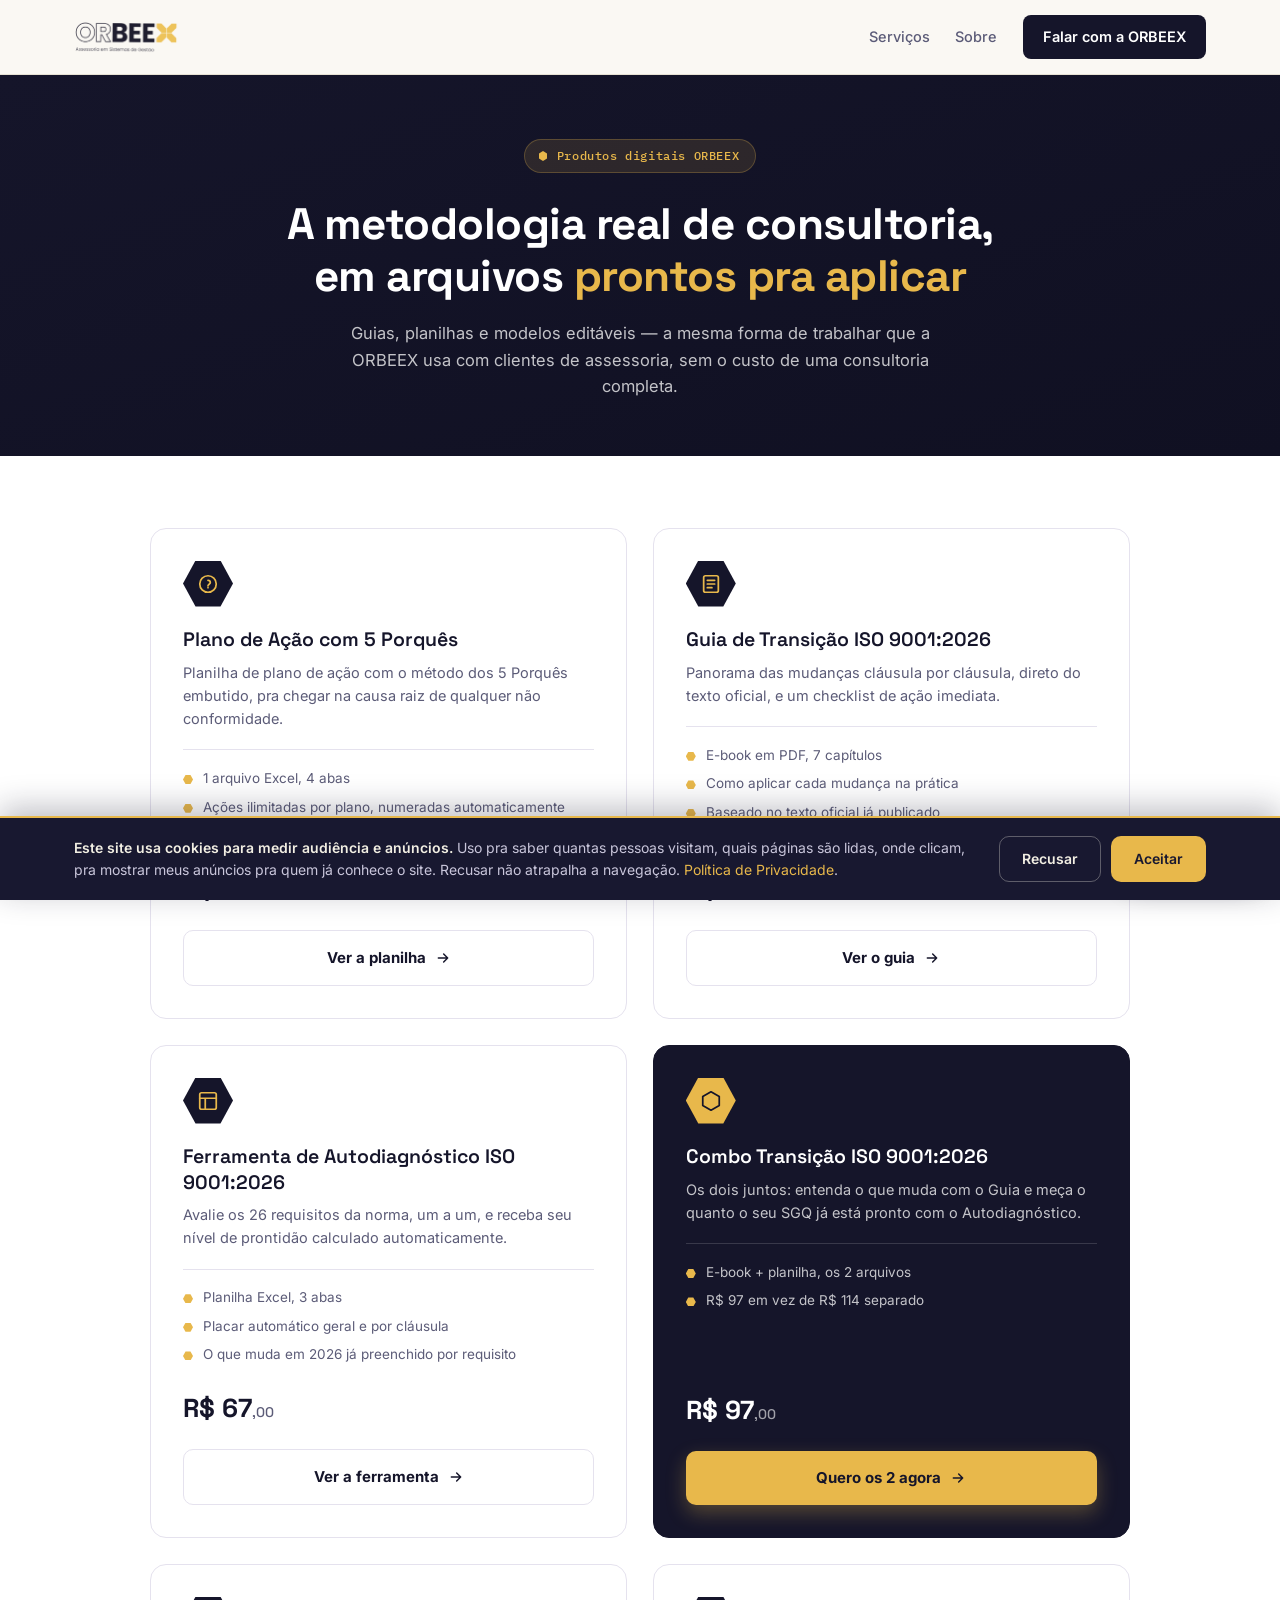
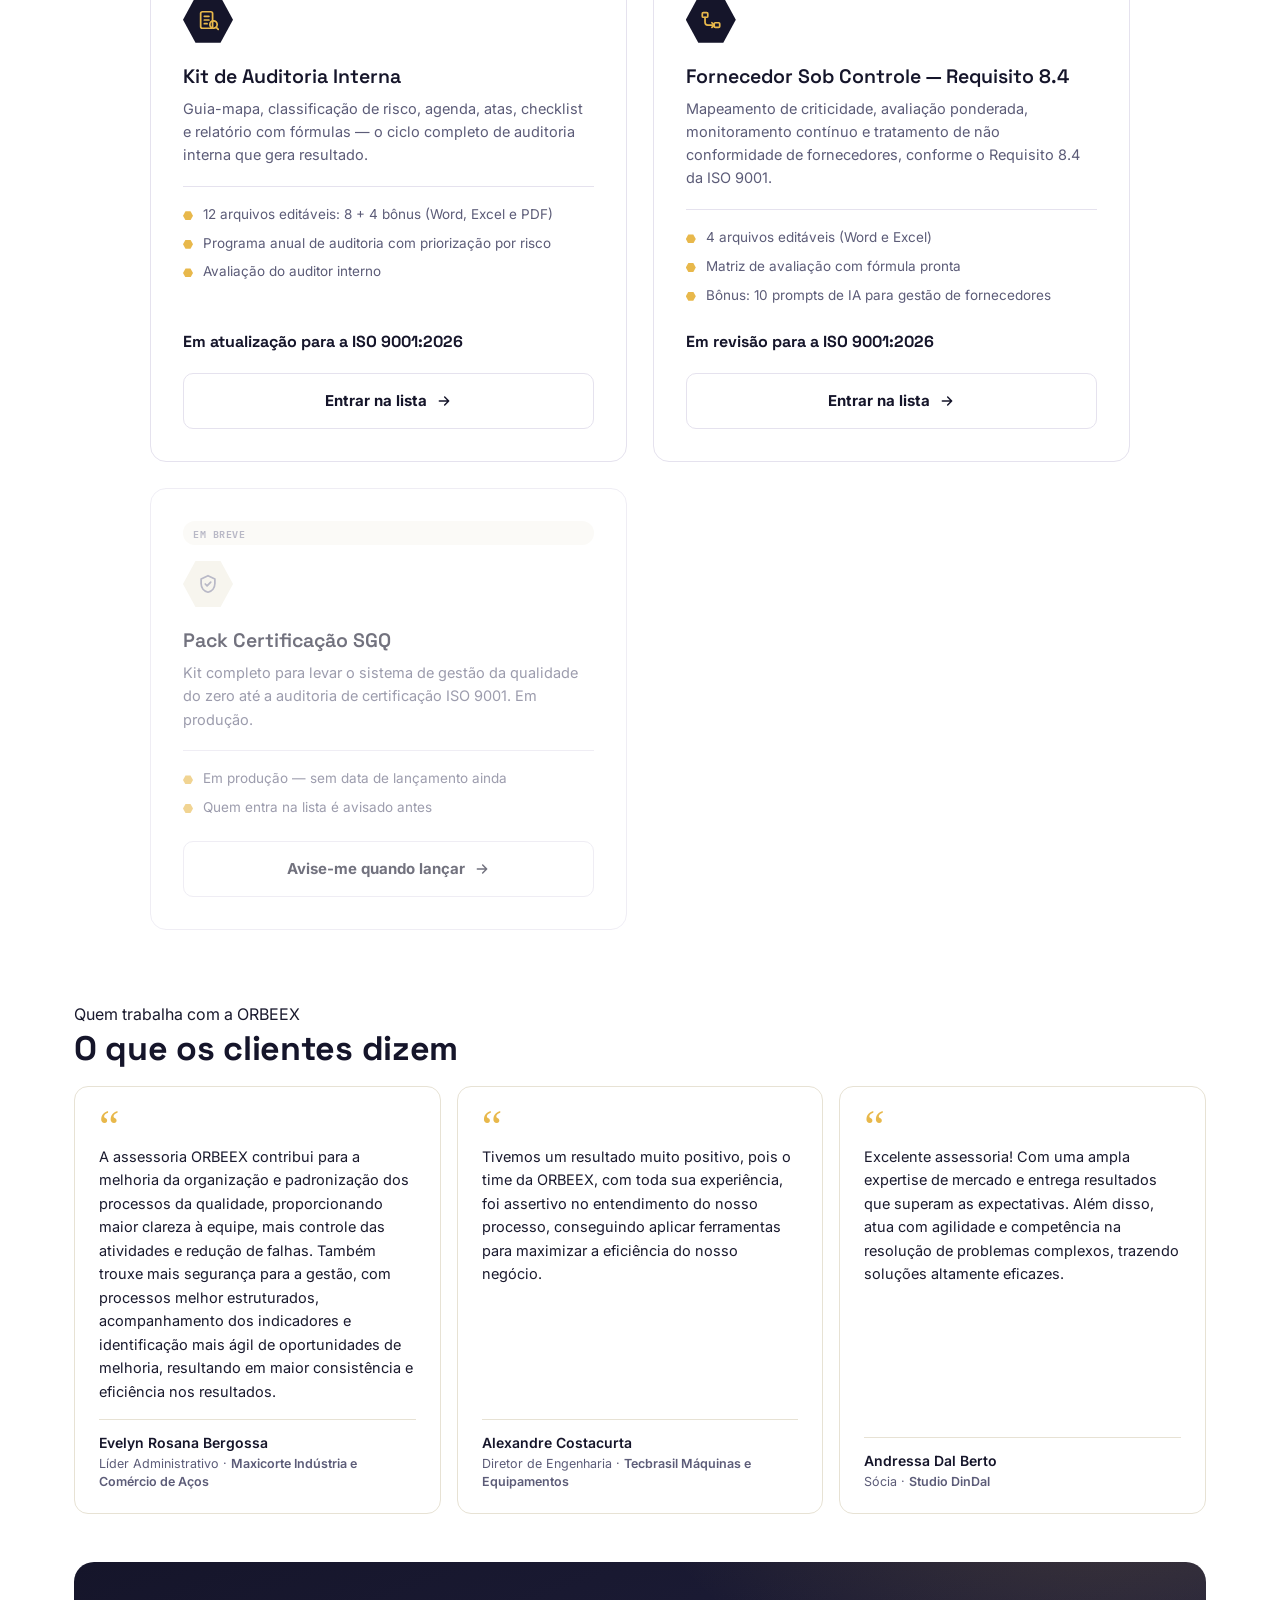
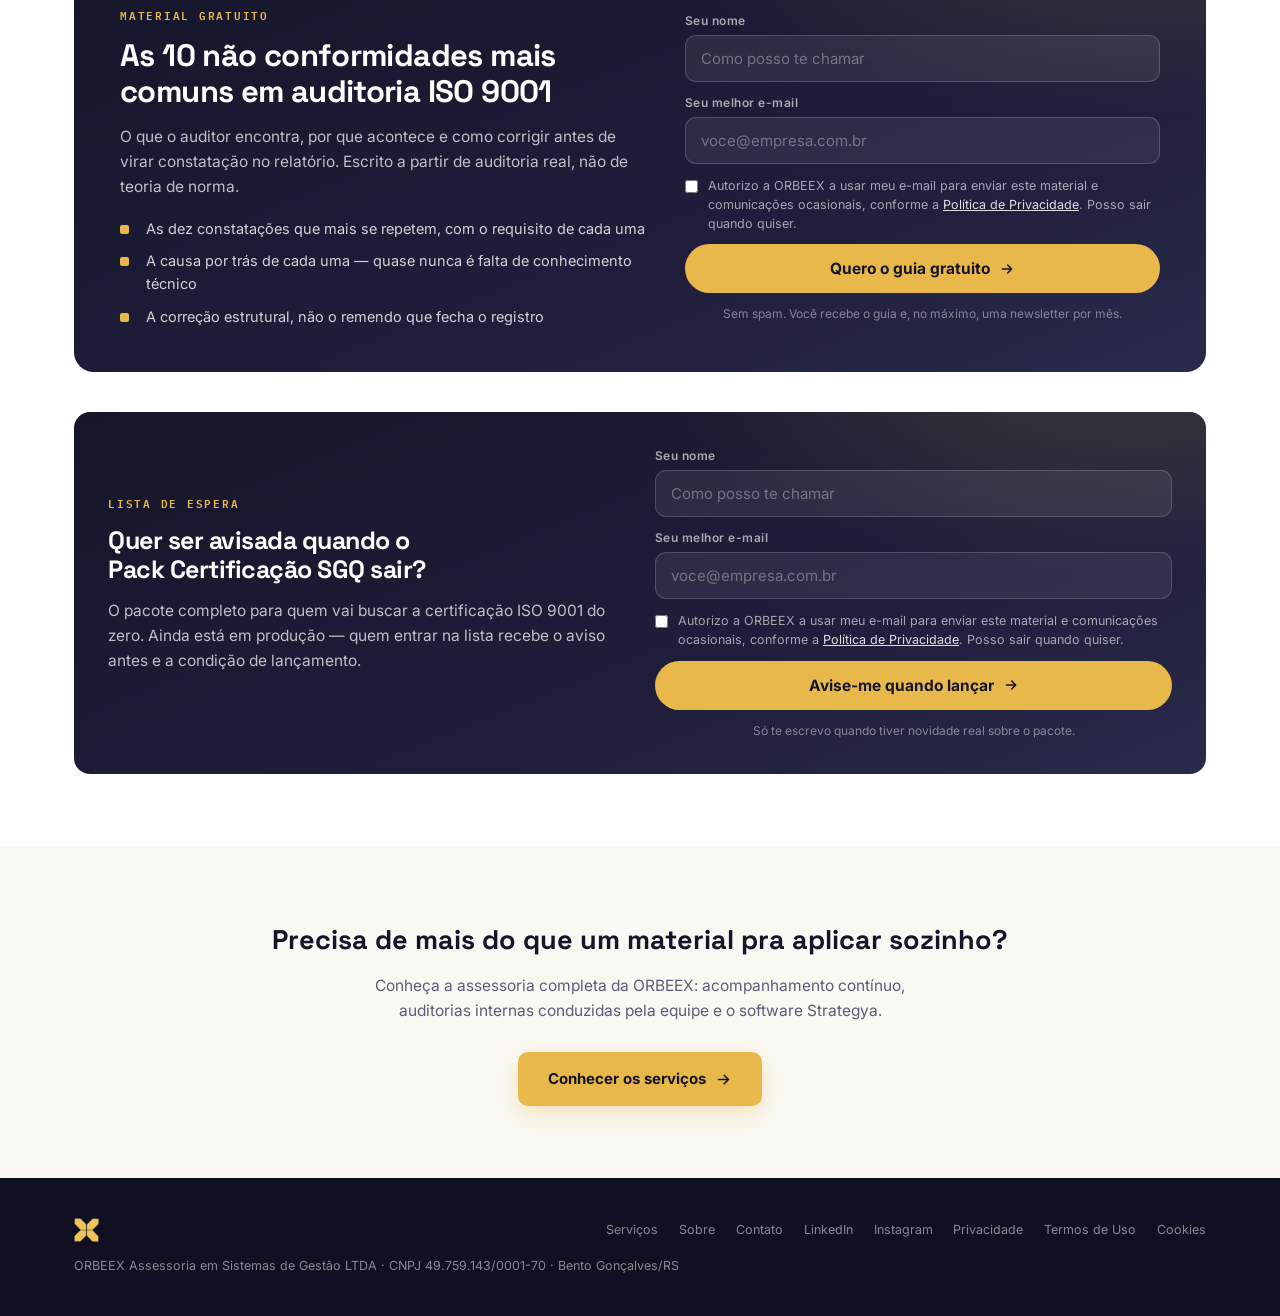
<file: produtos/index.html>
<!DOCTYPE html>
<html lang="pt-BR">
<head>
<meta charset="UTF-8">
<meta name="viewport" content="width=device-width, initial-scale=1.0">

<title>Produtos Digitais · ORBEEX</title>
<meta name="description" content="Guias completos, planilhas e modelos editáveis com a metodologia real de consultoria da ORBEEX: plano de ação, transição pra ISO 9001:2026, auditoria interna e gestão de fornecedores.">
<!-- Pagina reativada em 18/09/2026: Kit e Fornecedor seguem com venda pausada
     (revisao pra ISO 9001:2026), mas os 4 itens novos de transicao/tripwire
     ja estao a venda de verdade. -->
<meta name="robots" content="index, follow">
<link rel="canonical" href="https://orbeex.com.br/produtos/">
<meta name="theme-color" content="#15152a">

<meta property="og:type" content="website">
<meta property="og:locale" content="pt_BR">
<meta property="og:site_name" content="ORBEEX">
<meta property="og:url" content="https://orbeex.com.br/produtos/">
<meta property="og:title" content="Produtos Digitais · ORBEEX">
<meta property="og:description" content="Guias, planilhas e modelos editáveis com a metodologia real de consultoria da ORBEEX, prontos para aplicar na sua empresa.">
<meta property="og:image" content="https://orbeex.com.br/img/og-home.jpg">
<meta property="og:image:width" content="1200">
<meta property="og:image:height" content="630">
<meta property="og:image:type" content="image/jpeg">
<meta property="og:image:alt" content="Produtos digitais da ORBEEX">
<meta name="twitter:card" content="summary_large_image">

<link rel="icon" href="../img/simbolo-x.png">
<link rel="apple-touch-icon" href="../img/simbolo-x.png">
<link rel="preconnect" href="https://fonts.googleapis.com">
<link rel="preconnect" href="https://fonts.gstatic.com" crossorigin>
<link href="https://fonts.googleapis.com/css2?family=Space+Grotesk:wght@500;600;700&family=Inter:wght@400;500;600;700&family=IBM+Plex+Mono:wght@500;600&display=swap" rel="stylesheet">

<link rel="stylesheet" href="/css/orbeex-captura.css">
<link rel="stylesheet" href="/css/orbeex-depoimentos.css">

<script src="../js/orbeex-analytics.js" defer></script>
<script src="/js/orbeex-captura.js" defer></script>
<script src="/js/orbeex-whatsapp.js" defer></script>

<script type="application/ld+json">
{
  "@context": "https://schema.org",
  "@type": "ItemList",
  "name": "Produtos Digitais ORBEEX",
  "itemListElement": [
    {
      "@type": "ListItem", "position": 1,
      "item": {
        "@type": "Product", "name": "Plano de Ação com 5 Porquês",
        "url": "https://orbeex.com.br/plano-de-acao-5-porques/",
        "offers": { "@type": "Offer", "priceCurrency": "BRL", "price": "27.00", "availability": "https://schema.org/InStock" }
      }
    },
    {
      "@type": "ListItem", "position": 2,
      "item": {
        "@type": "Product", "name": "Guia de Transição ISO 9001:2026 ORBEEX",
        "url": "https://orbeex.com.br/guia-transicao-iso-9001-2026/",
        "offers": { "@type": "Offer", "priceCurrency": "BRL", "price": "47.00", "availability": "https://schema.org/InStock" }
      }
    },
    {
      "@type": "ListItem", "position": 3,
      "item": {
        "@type": "Product", "name": "Ferramenta de Autodiagnóstico ISO 9001:2026 ORBEEX",
        "url": "https://orbeex.com.br/autodiagnostico-iso-9001-2026/",
        "offers": { "@type": "Offer", "priceCurrency": "BRL", "price": "67.00", "availability": "https://schema.org/InStock" }
      }
    },
    {
      "@type": "ListItem", "position": 4,
      "item": {
        "@type": "Product", "name": "Combo Transição ISO 9001:2026 — Guia + Autodiagnóstico",
        "url": "https://orbeex.com.br/produtos/",
        "offers": { "@type": "Offer", "priceCurrency": "BRL", "price": "97.00", "availability": "https://schema.org/InStock" }
      }
    },
    {
      "@type": "ListItem", "position": 5,
      "item": {
        "@type": "Product", "name": "Fornecedor Sob Controle — Guia Completo do Requisito 8.4",
        "url": "https://orbeex.com.br/fornecedor-sob-controle/",
        "offers": { "@type": "Offer", "priceCurrency": "BRL", "availability": "https://schema.org/PreOrder" }
      }
    },
    {
      "@type": "ListItem", "position": 6,
      "item": {
        "@type": "Product", "name": "Kit de Auditoria Interna ORBEEX",
        "url": "https://orbeex.com.br/kit-auditoria-interna/",
        "offers": { "@type": "Offer", "priceCurrency": "BRL", "availability": "https://schema.org/PreOrder" }
      }
    }
  ]
}
</script>

<link rel="stylesheet" href="/css/orbeex-base.css">
<style>

  .hero { background: linear-gradient(160deg, var(--ink) 0%, #101022 100%); color: #fff; padding: 4rem 0 3.5rem; text-align: center; }
  .hero-kicker { display: inline-flex; align-items: center; gap: 8px; font-family: var(--font-mono); font-size: 11.5px; font-weight: 500; letter-spacing: .6px; color: var(--gold); background: rgba(232,184,75,0.12); padding: 7px 16px 7px 12px; border-radius: 999px; margin-bottom: 1.6rem; border: 1px solid rgba(232,184,75,.25); }
  .hero h1 { font-family: var(--font-display); font-size: clamp(28px, 4vw, 44px); font-weight: 700; max-width: 760px; margin: 0 auto 1.1rem; line-height: 1.18; letter-spacing: -.5px; }
  .hero h1 em { font-style: normal; color: var(--gold); }
  .hero-sub { font-size: 16.5px; color: rgba(255,255,255,0.75); max-width: 600px; margin: 0 auto; }
  .produtos-grid { display: grid; grid-template-columns: repeat(auto-fit, minmax(340px, 1fr)); gap: 1.6rem; max-width: 980px; margin: 0 auto; }

  .produto-card {
    background: var(--white); border: 1px solid var(--line-onwhite); border-radius: var(--radius);
    padding: 2rem; display: flex; flex-direction: column; transition: border-color .2s, box-shadow .2s, transform .2s;
  }
  .produto-card:hover { border-color: var(--gold); box-shadow: var(--shadow-md); transform: translateY(-3px); }
  .produto-hex { width: 50px; height: 46px; display: flex; align-items: center; justify-content: center; background: var(--ink); color: var(--gold); margin-bottom: 1.3rem; flex-shrink: 0; }
  .produto-card h2 { font-family: var(--font-display); font-size: 19.5px; font-weight: 600; color: var(--ink); margin-bottom: 8px; line-height: 1.3; }
  .produto-card > p { font-size: 14.5px; color: var(--text-soft); margin-bottom: 1.2rem; }
  .produto-inclui { display: flex; flex-direction: column; gap: 7px; margin-bottom: 1.4rem; border-top: 1px solid var(--line-onwhite); padding-top: 1.1rem; }
  .produto-inclui li { font-size: 13.5px; color: var(--text-soft); padding-left: 20px; position: relative; }
  .produto-inclui li::before { content: ""; position: absolute; left: 0; top: 7px; width: 10px; height: 9px; background: var(--gold); clip-path: polygon(25% 0%, 75% 0%, 100% 50%, 75% 100%, 25% 100%, 0% 50%); }
  .produto-preco { display: flex; align-items: baseline; gap: 8px; margin-top: auto; margin-bottom: 1.2rem; }
  .produto-preco .de { font-size: 13.5px; color: var(--text-faint); }
  .produto-preco .por { font-size: 26px; font-weight: 800; color: var(--ink); font-family: var(--font-display); }
  .produto-preco .por span { font-size: 14px; font-weight: 500; color: var(--text-soft); }

  .em-breve { opacity: .6; }
  .em-breve .produto-hex { background: var(--paper-2); color: var(--text-faint); }
  .badge-embreve { display: inline-block; font-family: var(--font-mono); font-size: 10px; font-weight: 600; letter-spacing: .5px; text-transform: uppercase; color: var(--text-faint); background: var(--paper); padding: 4px 10px; border-radius: 999px; margin-bottom: 1rem; }

  .cta-servicos { background: var(--paper); text-align: center; }
  .cta-servicos h2 { font-family: var(--font-display); font-size: clamp(21px, 2.6vw, 27px); font-weight: 700; color: var(--ink); margin-bottom: .8rem; }
  .cta-servicos p { font-size: 15.5px; color: var(--text-soft); max-width: 560px; margin: 0 auto 1.8rem; }

  @media (max-width: 800px) {
    header nav { display: none; }
    footer .container { flex-direction: column; text-align: center; }
  }
</style>
</head>
<body>

<header>
  <div class="container">
    <a href="../" class="brand-mark" aria-label="ORBEEX — página inicial">
      <img src="../img/logo-orbeex.png" alt="ORBEEX · Assessoria em Sistemas de Gestão">
    </a>
    <nav>
      <a href="../#servicos">Serviços</a>
      <a href="../#sobre">Sobre</a>
      <a href="../#contato" class="nav-cta">Falar com a ORBEEX</a>
    </nav>
  </div>
</header>

<main>

<!-- ===== HERO ===== -->
<section class="hero">
  <div class="container">
    <span class="hero-kicker">
      <svg width="12" height="12" viewBox="0 0 24 24" fill="currentColor"><polygon points="12,2 20,7 20,17 12,22 4,17 4,7"/></svg>
      Produtos digitais ORBEEX
    </span>
    <h1>A metodologia real de consultoria, em arquivos <em>prontos pra aplicar</em></h1>
    <p class="hero-sub">Guias, planilhas e modelos editáveis — a mesma forma de trabalhar que a ORBEEX usa com clientes de assessoria, sem o custo de uma consultoria completa.</p>
  </div>
</section>

<!-- ===== PRODUTOS ===== -->
<section class="reveal">
  <div class="container">
    <div class="produtos-grid">

      <article class="produto-card">
        <div class="produto-hex hex" aria-hidden="true">
          <svg width="22" height="22" viewBox="0 0 24 24" fill="none" stroke="currentColor" stroke-width="1.9" stroke-linecap="round"><circle cx="12" cy="12" r="9"/><path d="M12 16v.01M12 8a2.5 2.5 0 0 1 2.5 2.5c0 1.5-2.5 2-2.5 3.5"/></svg>
        </div>
        <h2>Plano de Ação com 5 Porquês</h2>
        <p>Planilha de plano de ação com o método dos 5 Porquês embutido, pra chegar na causa raiz de qualquer não conformidade.</p>
        <ul class="produto-inclui">
          <li>1 arquivo Excel, 4 abas</li>
          <li>Ações ilimitadas por plano, numeradas automaticamente</li>
          <li>Funciona sozinho, sem precisar do kit completo</li>
        </ul>
        <div class="produto-preco">
          <span class="por">R$ 27<span>,00</span></span>
        </div>
        <a href="../plano-de-acao-5-porques/" class="btn btn-outline-ink btn-block" data-track="ver_produto" data-track-item="plano-de-acao-5-porques">
          Ver a planilha
          <svg width="16" height="16" viewBox="0 0 24 24" fill="none" stroke="currentColor" stroke-width="2.2" stroke-linecap="round" stroke-linejoin="round"><path d="M5 12h14M13 6l6 6-6 6"/></svg>
        </a>
      </article>

      <article class="produto-card">
        <div class="produto-hex hex" aria-hidden="true">
          <svg width="22" height="22" viewBox="0 0 24 24" fill="none" stroke="currentColor" stroke-width="1.9" stroke-linecap="round" stroke-linejoin="round"><rect x="4" y="3" width="16" height="18" rx="2"/><path d="M8 8h8M8 12h8M8 16h5"/></svg>
        </div>
        <h2>Guia de Transição ISO 9001:2026</h2>
        <p>Panorama das mudanças cláusula por cláusula, direto do texto oficial, e um checklist de ação imediata.</p>
        <ul class="produto-inclui">
          <li>E-book em PDF, 7 capítulos</li>
          <li>Como aplicar cada mudança na prática</li>
          <li>Baseado no texto oficial já publicado</li>
        </ul>
        <div class="produto-preco">
          <span class="por">R$ 47<span>,00</span></span>
        </div>
        <a href="../guia-transicao-iso-9001-2026/" class="btn btn-outline-ink btn-block" data-track="ver_produto" data-track-item="guia-transicao-iso-9001-2026">
          Ver o guia
          <svg width="16" height="16" viewBox="0 0 24 24" fill="none" stroke="currentColor" stroke-width="2.2" stroke-linecap="round" stroke-linejoin="round"><path d="M5 12h14M13 6l6 6-6 6"/></svg>
        </a>
      </article>

      <article class="produto-card">
        <div class="produto-hex hex" aria-hidden="true">
          <svg width="22" height="22" viewBox="0 0 24 24" fill="none" stroke="currentColor" stroke-width="1.9" stroke-linecap="round" stroke-linejoin="round"><rect x="3" y="3" width="18" height="18" rx="2"/><path d="M3 9h18M9 21V9"/></svg>
        </div>
        <h2>Ferramenta de Autodiagnóstico ISO 9001:2026</h2>
        <p>Avalie os 26 requisitos da norma, um a um, e receba seu nível de prontidão calculado automaticamente.</p>
        <ul class="produto-inclui">
          <li>Planilha Excel, 3 abas</li>
          <li>Placar automático geral e por cláusula</li>
          <li>O que muda em 2026 já preenchido por requisito</li>
        </ul>
        <div class="produto-preco">
          <span class="por">R$ 67<span>,00</span></span>
        </div>
        <a href="../autodiagnostico-iso-9001-2026/" class="btn btn-outline-ink btn-block" data-track="ver_produto" data-track-item="autodiagnostico-iso-9001-2026">
          Ver a ferramenta
          <svg width="16" height="16" viewBox="0 0 24 24" fill="none" stroke="currentColor" stroke-width="2.2" stroke-linecap="round" stroke-linejoin="round"><path d="M5 12h14M13 6l6 6-6 6"/></svg>
        </a>
      </article>

      <article class="produto-card" style="background:var(--ink); border-color:var(--ink);">
        <div class="produto-hex hex" aria-hidden="true" style="background:var(--gold); color:var(--ink);">
          <svg width="22" height="22" viewBox="0 0 24 24" fill="none" stroke="currentColor" stroke-width="1.9" stroke-linecap="round" stroke-linejoin="round"><path d="M12 2l9 5v10l-9 5-9-5V7z"/></svg>
        </div>
        <h2 style="color:#fff;">Combo Transição ISO 9001:2026</h2>
        <p style="color:rgba(255,255,255,.75);">Os dois juntos: entenda o que muda com o Guia e meça o quanto o seu SGQ já está pronto com o Autodiagnóstico.</p>
        <ul class="produto-inclui" style="border-top-color:rgba(255,255,255,.15);">
          <li style="color:rgba(255,255,255,.75);">E-book + planilha, os 2 arquivos</li>
          <li style="color:rgba(255,255,255,.75);">R$ 97 em vez de R$ 114 separado</li>
        </ul>
        <div class="produto-preco">
          <span class="por" style="color:#fff;">R$ 97<span style="color:rgba(255,255,255,.6);">,00</span></span>
        </div>
        <a href="https://pay.kiwify.com.br/PZLXSm7" class="btn btn-gold btn-block" target="_blank" rel="noopener" data-track="clique_checkout" data-track-item="combo-transicao-iso-9001-2026" data-track-valor="97.00">
          Quero os 2 agora
          <svg width="16" height="16" viewBox="0 0 24 24" fill="none" stroke="currentColor" stroke-width="2.2" stroke-linecap="round" stroke-linejoin="round"><path d="M5 12h14M13 6l6 6-6 6"/></svg>
        </a>
      </article>

      <article class="produto-card">
        <div class="produto-hex hex" aria-hidden="true">
          <svg width="22" height="22" viewBox="0 0 24 24" fill="none" stroke="currentColor" stroke-width="1.9" stroke-linecap="round" stroke-linejoin="round"><rect x="4" y="3" width="13" height="18" rx="2"/><path d="M8 8h5M8 12h5M8 16h3"/><circle cx="18" cy="17" r="4" fill="none"/><path d="M21 20l2.2 2.2"/></svg>
        </div>
        <h2>Kit de Auditoria Interna</h2>
        <p>Guia-mapa, classificação de risco, agenda, atas, checklist e relatório com fórmulas — o ciclo completo de auditoria interna que gera resultado.</p>
        <ul class="produto-inclui">
          <li>12 arquivos editáveis: 8 + 4 bônus (Word, Excel e PDF)</li>
          <li>Programa anual de auditoria com priorização por risco</li>
          <li>Avaliação do auditor interno</li>
        </ul>
        <div class="produto-preco">
          <span class="por" style="font-size:16px;">Em atualização para a ISO 9001:2026</span>
        </div>
        <a href="../kit-auditoria-interna/#comprar" class="btn btn-outline-ink btn-block" data-track="ver_produto" data-track-item="kit-auditoria-interna">
          Entrar na lista
          <svg width="16" height="16" viewBox="0 0 24 24" fill="none" stroke="currentColor" stroke-width="2.2" stroke-linecap="round" stroke-linejoin="round"><path d="M5 12h14M13 6l6 6-6 6"/></svg>
        </a>
      </article>

      <article class="produto-card">
        <div class="produto-hex hex" aria-hidden="true">
          <svg width="22" height="22" viewBox="0 0 24 24" fill="none" stroke="currentColor" stroke-width="1.9" stroke-linecap="round" stroke-linejoin="round"><rect x="2.5" y="4" width="6" height="5" rx="1.2"/><rect x="15.5" y="15" width="6" height="5" rx="1.2"/><path d="M5.5 9v5.5a3 3 0 003 3h7"/><path d="M13 15l2.5 2.5L13 20"/></svg>
        </div>
        <h2>Fornecedor Sob Controle — Requisito 8.4</h2>
        <p>Mapeamento de criticidade, avaliação ponderada, monitoramento contínuo e tratamento de não conformidade de fornecedores, conforme o Requisito 8.4 da ISO 9001.</p>
        <ul class="produto-inclui">
          <li>4 arquivos editáveis (Word e Excel)</li>
          <li>Matriz de avaliação com fórmula pronta</li>
          <li>Bônus: 10 prompts de IA para gestão de fornecedores</li>
        </ul>
        <div class="produto-preco">
          <span class="por" style="font-size:16px;">Em revisão para a ISO 9001:2026</span>
        </div>
        <a href="../fornecedor-sob-controle/#comprar" class="btn btn-outline-ink btn-block" data-track="ver_produto" data-track-item="fornecedor-sob-controle">
          Entrar na lista
          <svg width="16" height="16" viewBox="0 0 24 24" fill="none" stroke="currentColor" stroke-width="2.2" stroke-linecap="round" stroke-linejoin="round"><path d="M5 12h14M13 6l6 6-6 6"/></svg>
        </a>
      </article>

      <article class="produto-card em-breve">
        <span class="badge-embreve">Em breve</span>
        <div class="produto-hex hex" aria-hidden="true">
          <svg width="22" height="22" viewBox="0 0 24 24" fill="none" stroke="currentColor" stroke-width="1.9" stroke-linecap="round" stroke-linejoin="round"><path d="M12 3l7.5 3.5v5c0 4.6-3.2 8.4-7.5 9.5-4.3-1.1-7.5-4.9-7.5-9.5v-5L12 3z"/><path d="M9 12l2 2 4-4"/></svg>
        </div>
        <h2>Pack Certificação SGQ</h2>
        <p>Kit completo para levar o sistema de gestão da qualidade do zero até a auditoria de certificação ISO 9001. Em produção.</p>
        <ul class="produto-inclui">
          <li>Em produção — sem data de lançamento ainda</li>
          <li>Quem entra na lista é avisado antes</li>
        </ul>
        <a href="#lista-espera" class="btn btn-outline-ink btn-block" data-track="ver_lista_espera" data-track-item="pack-certificacao">
          Avise-me quando lançar
          <svg width="16" height="16" viewBox="0 0 24 24" fill="none" stroke="currentColor" stroke-width="2.2" stroke-linecap="round" stroke-linejoin="round"><path d="M5 12h14M13 6l6 6-6 6"/></svg>
        </a>
      </article>

    </div>
  </div>
</section>


<!-- ===== PROVA SOCIAL ===== -->
<section class="reveal" style="padding: 0 0 3rem;">
  <div class="container">
    <div class="section-head center">
      <div class="section-kicker">Quem trabalha com a ORBEEX</div>
      <h2 class="section-title">O que os clientes dizem</h2>
    </div>
    <div class="ox-prova ox-prova-compacta">
      <div class="ox-prova-grade">
        <figure class="ox-dep">
          <div class="ox-aspas" aria-hidden="true">&ldquo;</div>
          <blockquote>A assessoria ORBEEX contribui para a melhoria da organização e padronização dos processos da qualidade, proporcionando maior clareza à equipe, mais controle das atividades e redução de falhas. Também trouxe mais segurança para a gestão, com processos melhor estruturados, acompanhamento dos indicadores e identificação mais ágil de oportunidades de melhoria, resultando em maior consistência e eficiência nos resultados.</blockquote>
          <div class="ox-assina">
              <span class="ox-nome">Evelyn Rosana Bergossa</span>
              <span class="ox-cargo">Líder Administrativo · <span class="ox-empresa">Maxicorte Indústria e Comércio de Aços</span></span>

          </div>
        </figure>
        <figure class="ox-dep">
          <div class="ox-aspas" aria-hidden="true">&ldquo;</div>
          <blockquote>Tivemos um resultado muito positivo, pois o time da ORBEEX, com toda sua experiência, foi assertivo no entendimento do nosso processo, conseguindo aplicar ferramentas para maximizar a eficiência do nosso negócio.</blockquote>
          <div class="ox-assina">
              <span class="ox-nome">Alexandre Costacurta</span>
              <span class="ox-cargo">Diretor de Engenharia · <span class="ox-empresa">Tecbrasil Máquinas e Equipamentos</span></span>

          </div>
        </figure>
        <figure class="ox-dep">
          <div class="ox-aspas" aria-hidden="true">&ldquo;</div>
          <blockquote>Excelente assessoria! Com uma ampla expertise de mercado e entrega resultados que superam as expectativas. Além disso, atua com agilidade e competência na resolução de problemas complexos, trazendo soluções altamente eficazes.</blockquote>
          <div class="ox-assina">
              <span class="ox-nome">Andressa Dal Berto</span>
              <span class="ox-cargo">Sócia · <span class="ox-empresa">Studio DinDal</span></span>

          </div>
        </figure>
      </div>
    </div>
  </div>
</section>

<!-- ===== CAPTURA DE E-MAIL ===== -->
<section class="reveal" style="padding: 0 0 40px;">
  <div class="container">
    <div class="ox-captura" data-modo="isca" data-origem="produtos"></div>
  </div>
</section>

<!-- ===== LISTA DE ESPERA (OM-02) ===== -->
<section class="reveal" id="lista-espera" style="padding: 0 0 72px; scroll-margin-top: 90px;">
  <div class="container">
    <div class="ox-captura ox-compacta" data-modo="espera" data-origem="produtos-pack"></div>
  </div>
</section>

<!-- ===== CTA SERVIÇOS ===== -->
<section class="cta-servicos reveal">
  <div class="container">
    <h2>Precisa de mais do que um material pra aplicar sozinho?</h2>
    <p>Conheça a assessoria completa da ORBEEX: acompanhamento contínuo, auditorias internas conduzidas pela equipe e o software Strategya.</p>
    <a href="../#servicos" class="btn btn-gold">
      Conhecer os serviços
      <svg width="17" height="17" viewBox="0 0 24 24" fill="none" stroke="currentColor" stroke-width="2.2" stroke-linecap="round" stroke-linejoin="round"><path d="M5 12h14M13 6l6 6-6 6"/></svg>
    </a>
  </div>
</section>

</main>

<footer>
  <div class="container">
    <a href="../" class="brand-mark" aria-label="ORBEEX — página inicial"><img src="../img/simbolo-x-transparente.png" alt="ORBEEX"></a>
    <nav class="footer-links" aria-label="Rodapé">
      <a href="../#servicos">Serviços</a>
      <a href="../#sobre">Sobre</a>
      <a href="../#contato">Contato</a>
      <a href="https://www.linkedin.com/company/orbeex/" target="_blank" rel="noopener">LinkedIn</a>
      <a href="https://www.instagram.com/orbeex_/" target="_blank" rel="noopener">Instagram</a>
      <a href="../privacidade/">Privacidade</a>
      <a href="../termos/">Termos de Uso</a>
      <a href="#" data-consent-refazer>Cookies</a>
    </nav>
    <div>ORBEEX Assessoria em Sistemas de Gestão LTDA · CNPJ 49.759.143/0001-70 · Bento Gonçalves/RS</div>
  </div>
</footer>

<script>
  (function () {
    var alvos = document.querySelectorAll('.reveal');
    if (!('IntersectionObserver' in window)) { alvos.forEach(function (el) { el.classList.add('visible'); }); return; }
    var obs = new IntersectionObserver(function (entradas) {
      entradas.forEach(function (entrada) {
        if (entrada.isIntersecting) { entrada.target.classList.add('visible'); obs.unobserve(entrada.target); }
      });
    }, { threshold: 0.08, rootMargin: '0px 0px -40px 0px' });
    alvos.forEach(function (el) { obs.observe(el); });
  })();
</script>

</body>
</html>
</file>
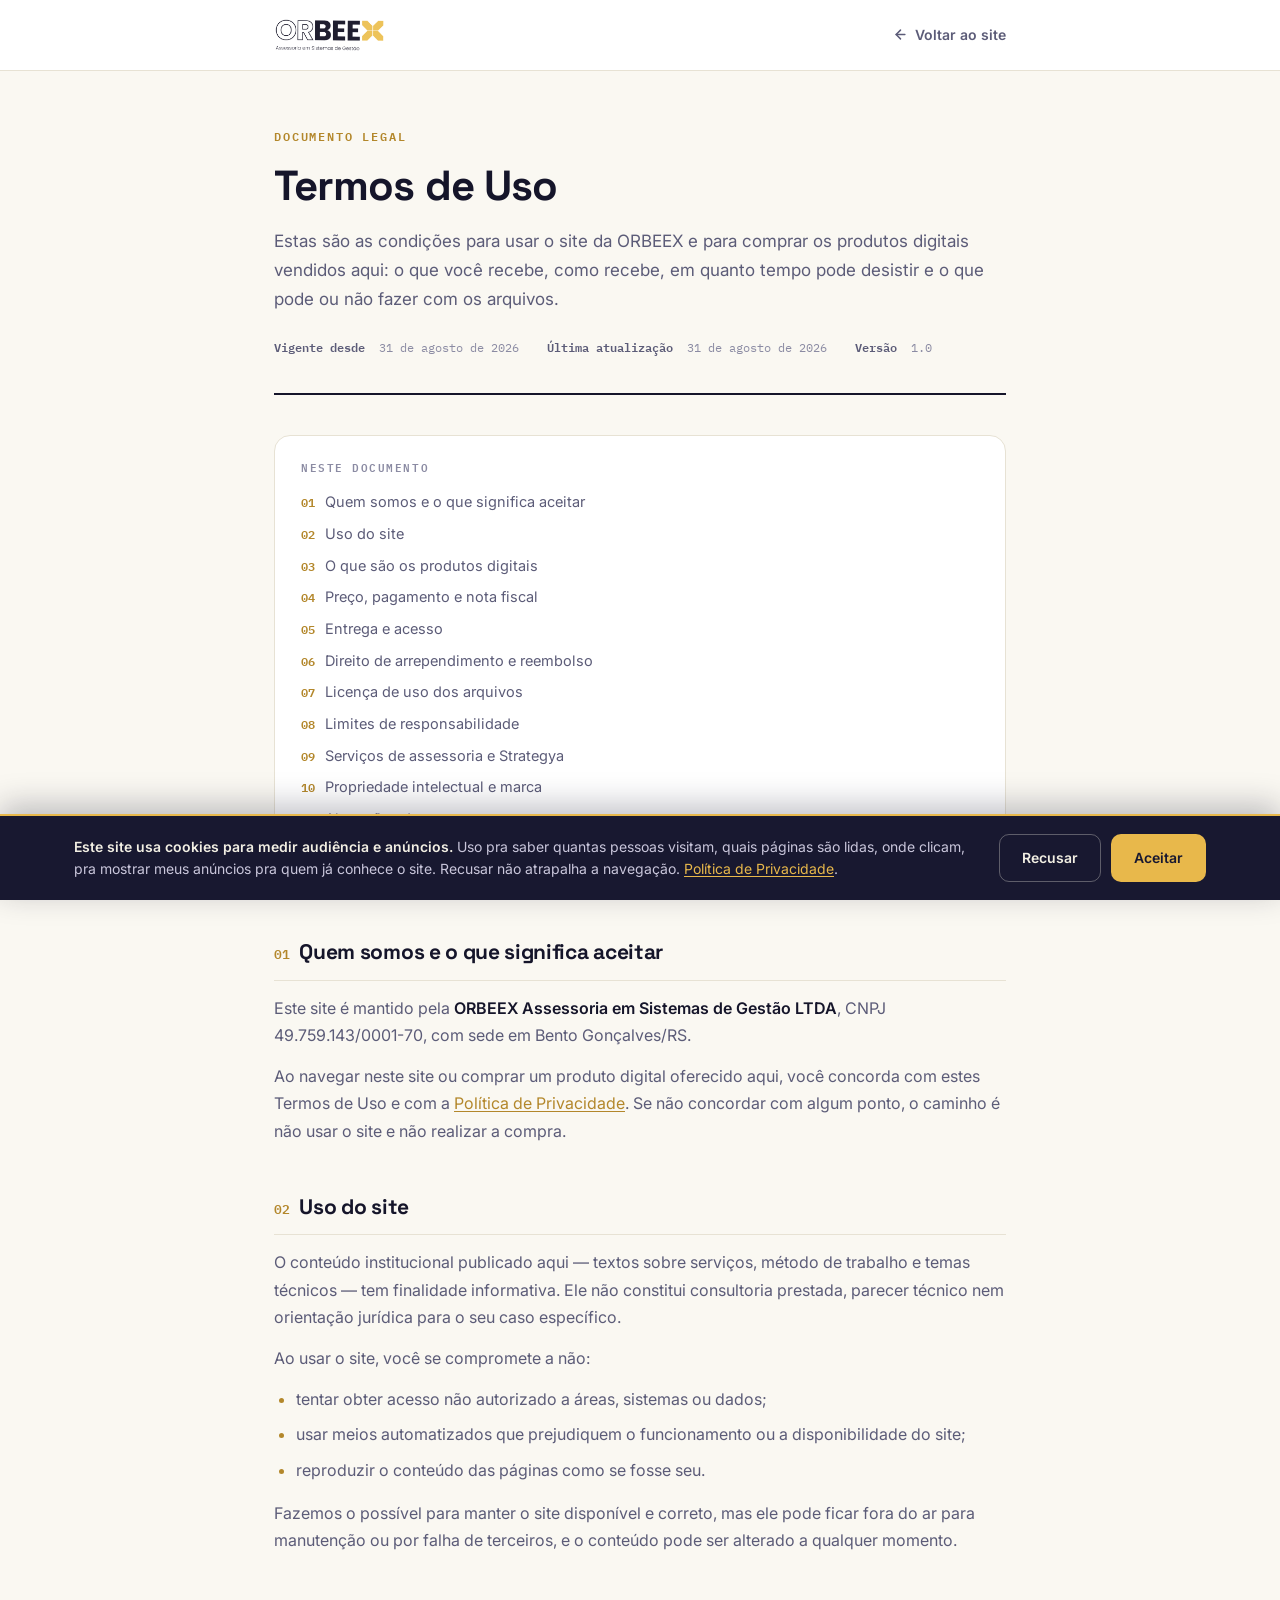
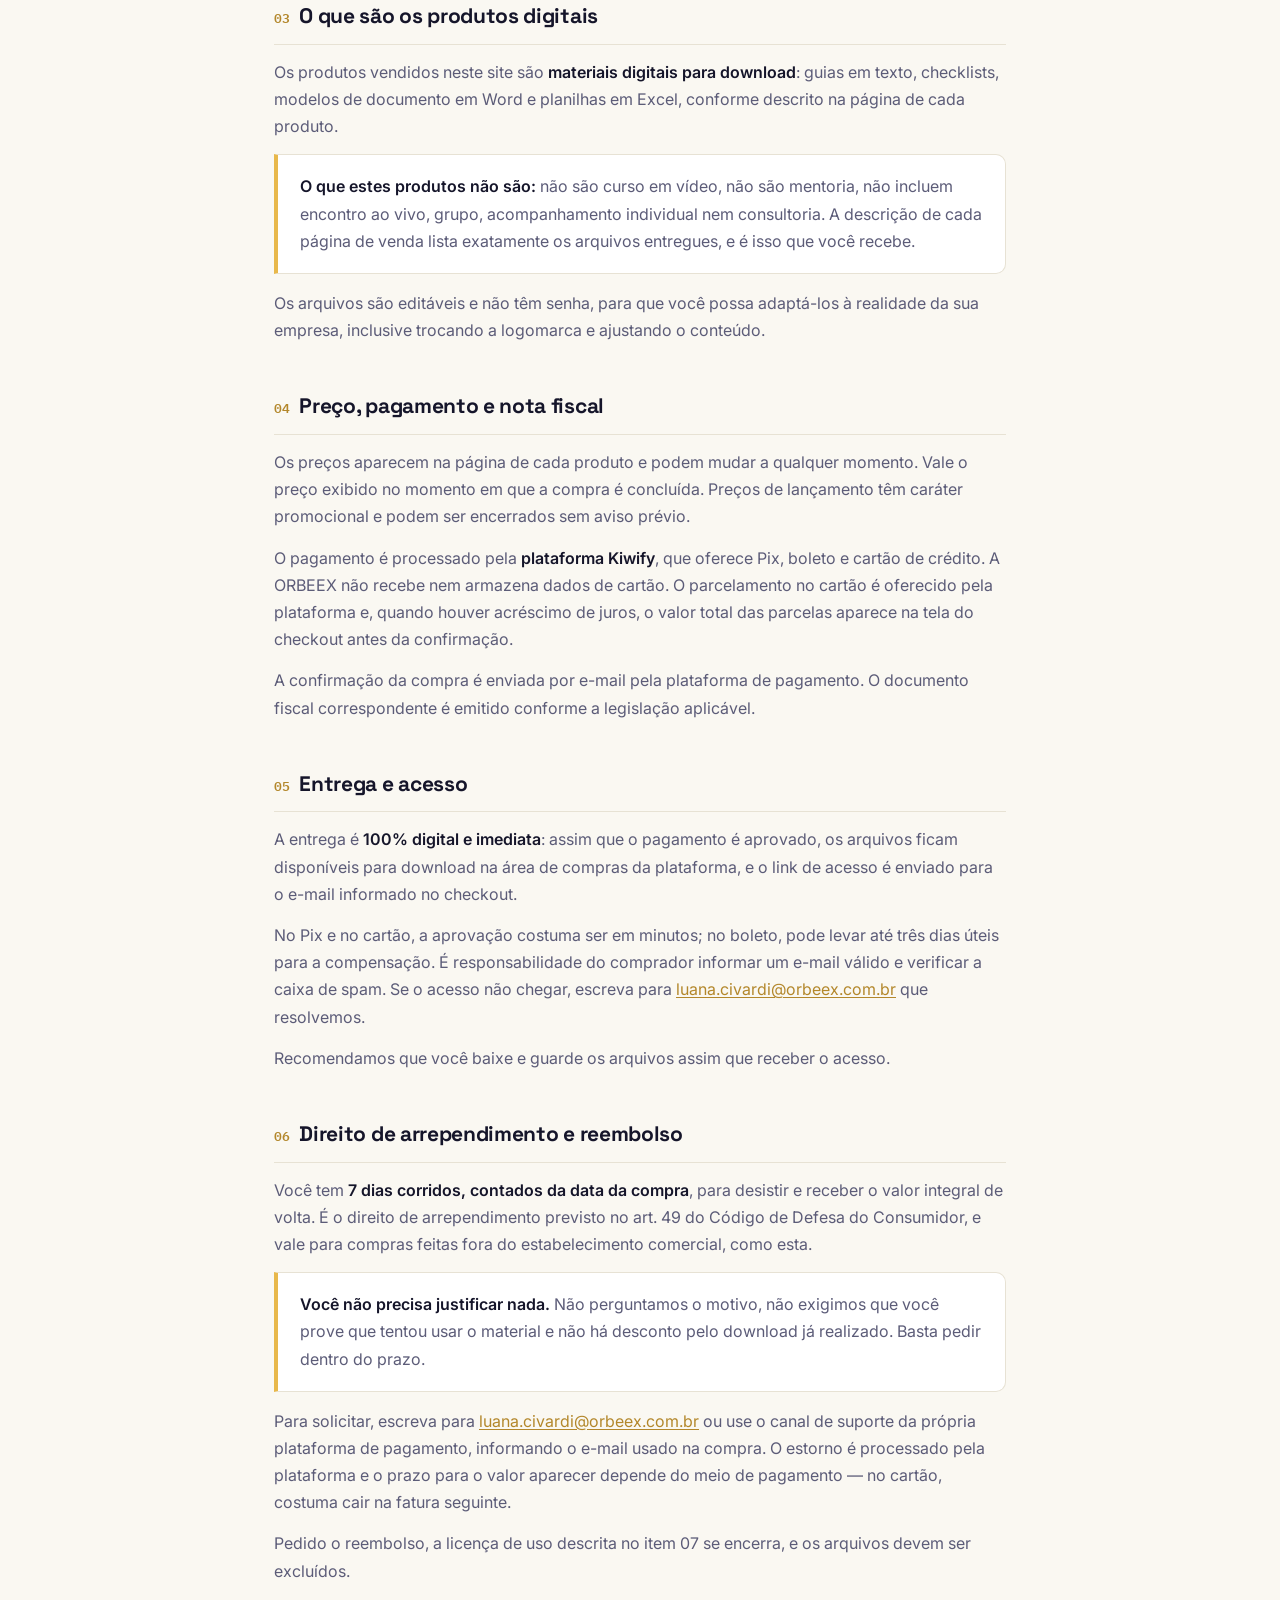
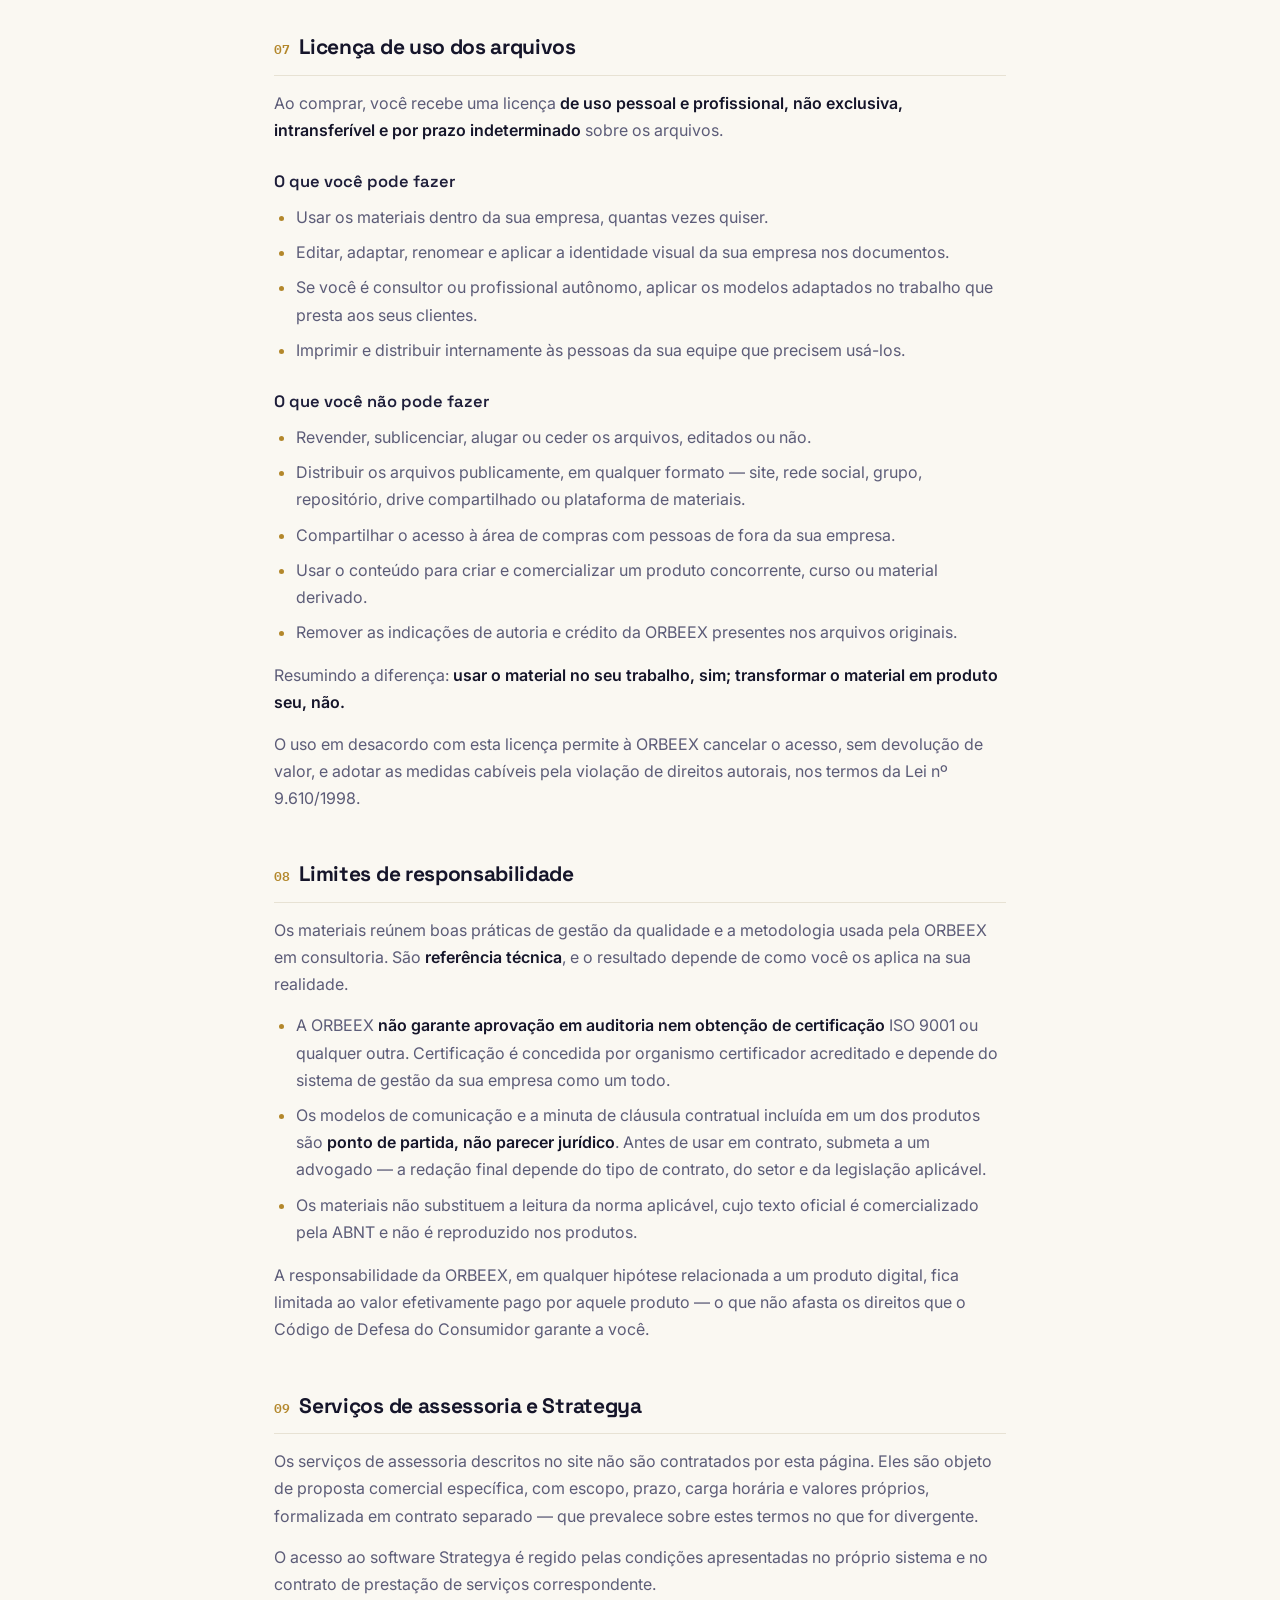
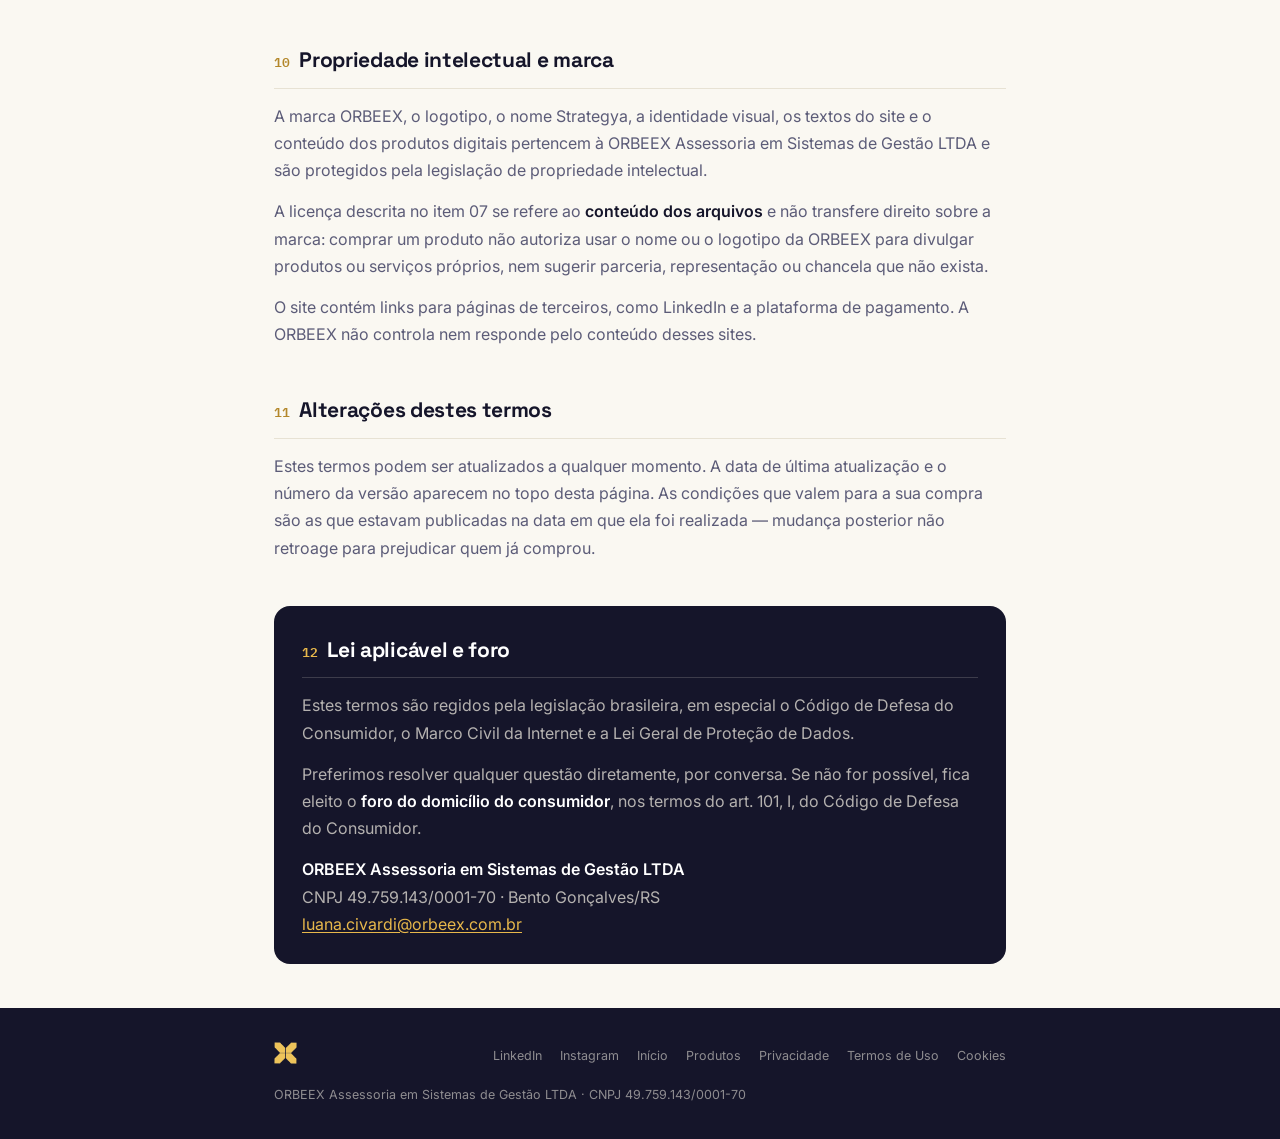
<file: termos/index.html>
<!DOCTYPE html>
<html lang="pt-BR">
<head>
<meta charset="UTF-8">
<meta name="viewport" content="width=device-width, initial-scale=1.0">

<title>Termos de Uso · ORBEEX</title>
<meta name="description" content="Condições de uso do site da ORBEEX e de compra dos produtos digitais: entrega, pagamento, direito de arrependimento, licença de uso dos arquivos e limites de responsabilidade.">
<link rel="canonical" href="https://orbeex.com.br/termos/">
<meta name="robots" content="index, follow">
<meta name="theme-color" content="#181830">

<meta property="og:type" content="website">
<meta property="og:locale" content="pt_BR">
<meta property="og:site_name" content="ORBEEX">
<meta property="og:url" content="https://orbeex.com.br/termos/">
<meta property="og:title" content="Termos de Uso · ORBEEX">
<meta property="og:description" content="Condições de uso do site e de compra dos produtos digitais da ORBEEX.">
<meta property="og:image" content="https://orbeex.com.br/img/og-home.jpg">
<meta property="og:image:width" content="1200">
<meta property="og:image:height" content="630">
<meta property="og:image:type" content="image/jpeg">
<meta property="og:image:alt" content="ORBEEX — assessoria em sistemas de gestão">

<link rel="icon" href="../img/simbolo-x.png">
<link rel="apple-touch-icon" href="../img/simbolo-x.png">
<link rel="preconnect" href="https://fonts.googleapis.com">
<link rel="preconnect" href="https://fonts.gstatic.com" crossorigin>
<link href="https://fonts.googleapis.com/css2?family=Space+Grotesk:wght@500;600;700&family=Inter:wght@400;500;600;700&family=IBM+Plex+Mono:wght@500;600&display=swap" rel="stylesheet">
<link rel="stylesheet" href="../css/orbeex-doc.css">

<script src="../js/orbeex-analytics.js" defer></script>
</head>
<body>

<a class="skip-link" href="#conteudo">Pular para o conteúdo</a>

<header class="doc-top">
  <div class="container">
    <a href="../" aria-label="ORBEEX — página inicial"><img src="../img/logo-orbeex.png" alt="ORBEEX · Assessoria em Sistemas de Gestão"></a>
    <a href="../" class="voltar">
      <svg width="15" height="15" viewBox="0 0 24 24" fill="none" stroke="currentColor" stroke-width="2.4" stroke-linecap="round" stroke-linejoin="round" aria-hidden="true"><path d="M19 12H5"/><path d="M12 19l-7-7 7-7"/></svg>
      Voltar ao site
    </a>
  </div>
</header>

<main id="conteudo">
  <div class="container">

    <div class="doc-head">
      <p class="doc-eyebrow">Documento legal</p>
      <h1>Termos de Uso</h1>
      <p class="doc-lede">
        Estas são as condições para usar o site da ORBEEX e para comprar os produtos digitais vendidos
        aqui: o que você recebe, como recebe, em quanto tempo pode desistir e o que pode ou não fazer
        com os arquivos.
      </p>
      <div class="doc-meta">
        <span><b>Vigente desde</b> &nbsp;31 de agosto de 2026</span>
        <span><b>Última atualização</b> &nbsp;31 de agosto de 2026</span>
        <span><b>Versão</b> &nbsp;1.0</span>
      </div>
    </div>

    <nav class="sumario" aria-label="Sumário">
      <h2>Neste documento</h2>
      <ol>
        <li><a href="#aceitacao">Quem somos e o que significa aceitar</a></li>
        <li><a href="#site">Uso do site</a></li>
        <li><a href="#produtos">O que são os produtos digitais</a></li>
        <li><a href="#pagamento">Preço, pagamento e nota fiscal</a></li>
        <li><a href="#entrega">Entrega e acesso</a></li>
        <li><a href="#arrependimento">Direito de arrependimento e reembolso</a></li>
        <li><a href="#licenca">Licença de uso dos arquivos</a></li>
        <li><a href="#limites">Limites de responsabilidade</a></li>
        <li><a href="#servicos">Serviços de assessoria e Strategya</a></li>
        <li><a href="#propriedade">Propriedade intelectual e marca</a></li>
        <li><a href="#alteracoes">Alterações destes termos</a></li>
        <li><a href="#foro">Lei aplicável e foro</a></li>
      </ol>
    </nav>

    <section class="bloco" id="aceitacao">
      <h2><span class="num">01</span>Quem somos e o que significa aceitar</h2>
      <p>
        Este site é mantido pela <strong>ORBEEX Assessoria em Sistemas de Gestão LTDA</strong>,
        CNPJ 49.759.143/0001-70, com sede em Bento Gonçalves/RS.
      </p>
      <p>
        Ao navegar neste site ou comprar um produto digital oferecido aqui, você concorda com estes
        Termos de Uso e com a <a href="../privacidade/">Política de Privacidade</a>. Se não concordar
        com algum ponto, o caminho é não usar o site e não realizar a compra.
      </p>
    </section>

    <section class="bloco" id="site">
      <h2><span class="num">02</span>Uso do site</h2>
      <p>
        O conteúdo institucional publicado aqui — textos sobre serviços, método de trabalho e temas
        técnicos — tem finalidade informativa. Ele não constitui consultoria prestada, parecer técnico
        nem orientação jurídica para o seu caso específico.
      </p>
      <p>Ao usar o site, você se compromete a não:</p>
      <ul>
        <li>tentar obter acesso não autorizado a áreas, sistemas ou dados;</li>
        <li>usar meios automatizados que prejudiquem o funcionamento ou a disponibilidade do site;</li>
        <li>reproduzir o conteúdo das páginas como se fosse seu.</li>
      </ul>
      <p>
        Fazemos o possível para manter o site disponível e correto, mas ele pode ficar fora do ar para
        manutenção ou por falha de terceiros, e o conteúdo pode ser alterado a qualquer momento.
      </p>
    </section>

    <section class="bloco" id="produtos">
      <h2><span class="num">03</span>O que são os produtos digitais</h2>
      <p>
        Os produtos vendidos neste site são <strong>materiais digitais para download</strong>: guias em
        texto, checklists, modelos de documento em Word e planilhas em Excel, conforme descrito na
        página de cada produto.
      </p>
      <div class="destaque">
        <p>
          <strong>O que estes produtos não são:</strong> não são curso em vídeo, não são mentoria, não
          incluem encontro ao vivo, grupo, acompanhamento individual nem consultoria. A descrição de
          cada página de venda lista exatamente os arquivos entregues, e é isso que você recebe.
        </p>
      </div>
      <p>
        Os arquivos são editáveis e não têm senha, para que você possa adaptá-los à realidade da sua
        empresa, inclusive trocando a logomarca e ajustando o conteúdo.
      </p>
    </section>

    <section class="bloco" id="pagamento">
      <h2><span class="num">04</span>Preço, pagamento e nota fiscal</h2>
      <p>
        Os preços aparecem na página de cada produto e podem mudar a qualquer momento. Vale o preço
        exibido no momento em que a compra é concluída. Preços de lançamento têm caráter promocional e
        podem ser encerrados sem aviso prévio.
      </p>
      <p>
        O pagamento é processado pela <strong>plataforma Kiwify</strong>, que oferece Pix, boleto e
        cartão de crédito. A ORBEEX não recebe nem armazena dados de cartão. O parcelamento no cartão
        é oferecido pela plataforma e, quando houver acréscimo de juros, o valor total das parcelas
        aparece na tela do checkout antes da confirmação.
      </p>
      <p>
        A confirmação da compra é enviada por e-mail pela plataforma de pagamento. O documento fiscal
        correspondente é emitido conforme a legislação aplicável.
      </p>
    </section>

    <section class="bloco" id="entrega">
      <h2><span class="num">05</span>Entrega e acesso</h2>
      <p>
        A entrega é <strong>100% digital e imediata</strong>: assim que o pagamento é aprovado, os
        arquivos ficam disponíveis para download na área de compras da plataforma, e o link de acesso
        é enviado para o e-mail informado no checkout.
      </p>
      <p>
        No Pix e no cartão, a aprovação costuma ser em minutos; no boleto, pode levar até três dias
        úteis para a compensação. É responsabilidade do comprador informar um e-mail válido e
        verificar a caixa de spam. Se o acesso não chegar, escreva para
        <a href="mailto:luana.civardi@orbeex.com.br">luana.civardi@orbeex.com.br</a> que resolvemos.
      </p>
      <p>
        Recomendamos que você baixe e guarde os arquivos assim que receber o acesso.
      </p>
    </section>

    <section class="bloco" id="arrependimento">
      <h2><span class="num">06</span>Direito de arrependimento e reembolso</h2>
      <p>
        Você tem <strong>7 dias corridos, contados da data da compra</strong>, para desistir e receber
        o valor integral de volta. É o direito de arrependimento previsto no art. 49 do Código de
        Defesa do Consumidor, e vale para compras feitas fora do estabelecimento comercial, como esta.
      </p>
      <div class="destaque">
        <p>
          <strong>Você não precisa justificar nada.</strong> Não perguntamos o motivo, não exigimos que
          você prove que tentou usar o material e não há desconto pelo download já realizado. Basta
          pedir dentro do prazo.
        </p>
      </div>
      <p>
        Para solicitar, escreva para <a href="mailto:luana.civardi@orbeex.com.br">luana.civardi@orbeex.com.br</a>
        ou use o canal de suporte da própria plataforma de pagamento, informando o e-mail usado na
        compra. O estorno é processado pela plataforma e o prazo para o valor aparecer depende do meio
        de pagamento — no cartão, costuma cair na fatura seguinte.
      </p>
      <p>
        Pedido o reembolso, a licença de uso descrita no item 07 se encerra, e os arquivos devem ser
        excluídos.
      </p>
    </section>

    <section class="bloco" id="licenca">
      <h2><span class="num">07</span>Licença de uso dos arquivos</h2>
      <p>
        Ao comprar, você recebe uma licença <strong>de uso pessoal e profissional, não exclusiva,
        intransferível e por prazo indeterminado</strong> sobre os arquivos.
      </p>

      <h3>O que você pode fazer</h3>
      <ul>
        <li>Usar os materiais dentro da sua empresa, quantas vezes quiser.</li>
        <li>Editar, adaptar, renomear e aplicar a identidade visual da sua empresa nos documentos.</li>
        <li>Se você é consultor ou profissional autônomo, aplicar os modelos adaptados no trabalho que presta aos seus clientes.</li>
        <li>Imprimir e distribuir internamente às pessoas da sua equipe que precisem usá-los.</li>
      </ul>

      <h3>O que você não pode fazer</h3>
      <ul>
        <li>Revender, sublicenciar, alugar ou ceder os arquivos, editados ou não.</li>
        <li>Distribuir os arquivos publicamente, em qualquer formato — site, rede social, grupo, repositório, drive compartilhado ou plataforma de materiais.</li>
        <li>Compartilhar o acesso à área de compras com pessoas de fora da sua empresa.</li>
        <li>Usar o conteúdo para criar e comercializar um produto concorrente, curso ou material derivado.</li>
        <li>Remover as indicações de autoria e crédito da ORBEEX presentes nos arquivos originais.</li>
      </ul>

      <p>
        Resumindo a diferença: <strong>usar o material no seu trabalho, sim; transformar o material
        em produto seu, não.</strong>
      </p>
      <p>
        O uso em desacordo com esta licença permite à ORBEEX cancelar o acesso, sem devolução de valor,
        e adotar as medidas cabíveis pela violação de direitos autorais, nos termos da Lei nº 9.610/1998.
      </p>
    </section>

    <section class="bloco" id="limites">
      <h2><span class="num">08</span>Limites de responsabilidade</h2>
      <p>
        Os materiais reúnem boas práticas de gestão da qualidade e a metodologia usada pela ORBEEX em
        consultoria. São <strong>referência técnica</strong>, e o resultado depende de como você os
        aplica na sua realidade.
      </p>
      <ul>
        <li>
          A ORBEEX <strong>não garante aprovação em auditoria nem obtenção de certificação</strong>
          ISO 9001 ou qualquer outra. Certificação é concedida por organismo certificador acreditado e
          depende do sistema de gestão da sua empresa como um todo.
        </li>
        <li>
          Os modelos de comunicação e a minuta de cláusula contratual incluída em um dos produtos são
          <strong>ponto de partida, não parecer jurídico</strong>. Antes de usar em contrato, submeta a
          um advogado — a redação final depende do tipo de contrato, do setor e da legislação aplicável.
        </li>
        <li>
          Os materiais não substituem a leitura da norma aplicável, cujo texto oficial é comercializado
          pela ABNT e não é reproduzido nos produtos.
        </li>
      </ul>
      <p>
        A responsabilidade da ORBEEX, em qualquer hipótese relacionada a um produto digital, fica
        limitada ao valor efetivamente pago por aquele produto — o que não afasta os direitos que o
        Código de Defesa do Consumidor garante a você.
      </p>
    </section>

    <section class="bloco" id="servicos">
      <h2><span class="num">09</span>Serviços de assessoria e Strategya</h2>
      <p>
        Os serviços de assessoria descritos no site não são contratados por esta página. Eles são
        objeto de proposta comercial específica, com escopo, prazo, carga horária e valores próprios,
        formalizada em contrato separado — que prevalece sobre estes termos no que for divergente.
      </p>
      <p>
        O acesso ao software Strategya é regido pelas condições apresentadas no próprio sistema e no
        contrato de prestação de serviços correspondente.
      </p>
    </section>

    <section class="bloco" id="propriedade">
      <h2><span class="num">10</span>Propriedade intelectual e marca</h2>
      <p>
        A marca ORBEEX, o logotipo, o nome Strategya, a identidade visual, os textos do site e o
        conteúdo dos produtos digitais pertencem à ORBEEX Assessoria em Sistemas de Gestão LTDA e são
        protegidos pela legislação de propriedade intelectual.
      </p>
      <p>
        A licença descrita no item 07 se refere ao <strong>conteúdo dos arquivos</strong> e não
        transfere direito sobre a marca: comprar um produto não autoriza usar o nome ou o logotipo da
        ORBEEX para divulgar produtos ou serviços próprios, nem sugerir parceria, representação ou
        chancela que não exista.
      </p>
      <p>
        O site contém links para páginas de terceiros, como LinkedIn e a plataforma de pagamento. A
        ORBEEX não controla nem responde pelo conteúdo desses sites.
      </p>
    </section>

    <section class="bloco" id="alteracoes">
      <h2><span class="num">11</span>Alterações destes termos</h2>
      <p>
        Estes termos podem ser atualizados a qualquer momento. A data de última atualização e o número
        da versão aparecem no topo desta página. As condições que valem para a sua compra são as que
        estavam publicadas na data em que ela foi realizada — mudança posterior não retroage para
        prejudicar quem já comprou.
      </p>
    </section>

    <section class="contato-box" id="foro">
      <h2><span class="num">12</span>Lei aplicável e foro</h2>
      <p>
        Estes termos são regidos pela legislação brasileira, em especial o Código de Defesa do
        Consumidor, o Marco Civil da Internet e a Lei Geral de Proteção de Dados.
      </p>
      <p>
        Preferimos resolver qualquer questão diretamente, por conversa. Se não for possível, fica
        eleito o <strong>foro do domicílio do consumidor</strong>, nos termos do art. 101, I, do Código
        de Defesa do Consumidor.
      </p>
      <p>
        <strong>ORBEEX Assessoria em Sistemas de Gestão LTDA</strong><br>
        CNPJ 49.759.143/0001-70 · Bento Gonçalves/RS<br>
        <a href="mailto:luana.civardi@orbeex.com.br">luana.civardi@orbeex.com.br</a>
      </p>
    </section>

  </div>
</main>

<footer>
  <div class="container">
    <a href="../" aria-label="ORBEEX — página inicial"><img src="../img/simbolo-x-transparente.png" alt="ORBEEX"></a>
    <nav aria-label="Rodapé">
      <a href="https://www.linkedin.com/company/orbeex/" target="_blank" rel="noopener">LinkedIn</a>
      <a href="https://www.instagram.com/orbeex_/" target="_blank" rel="noopener">Instagram</a>
      <a href="../">Início</a>
      <a href="../produtos/">Produtos</a>
      <a href="../privacidade/">Privacidade</a>
      <a href="../termos/">Termos de Uso</a>
      <a href="#" data-consent-refazer>Cookies</a>
    </nav>
    <div>ORBEEX Assessoria em Sistemas de Gestão LTDA · CNPJ 49.759.143/0001-70</div>
  </div>
</footer>

</body>
</html>
</file>
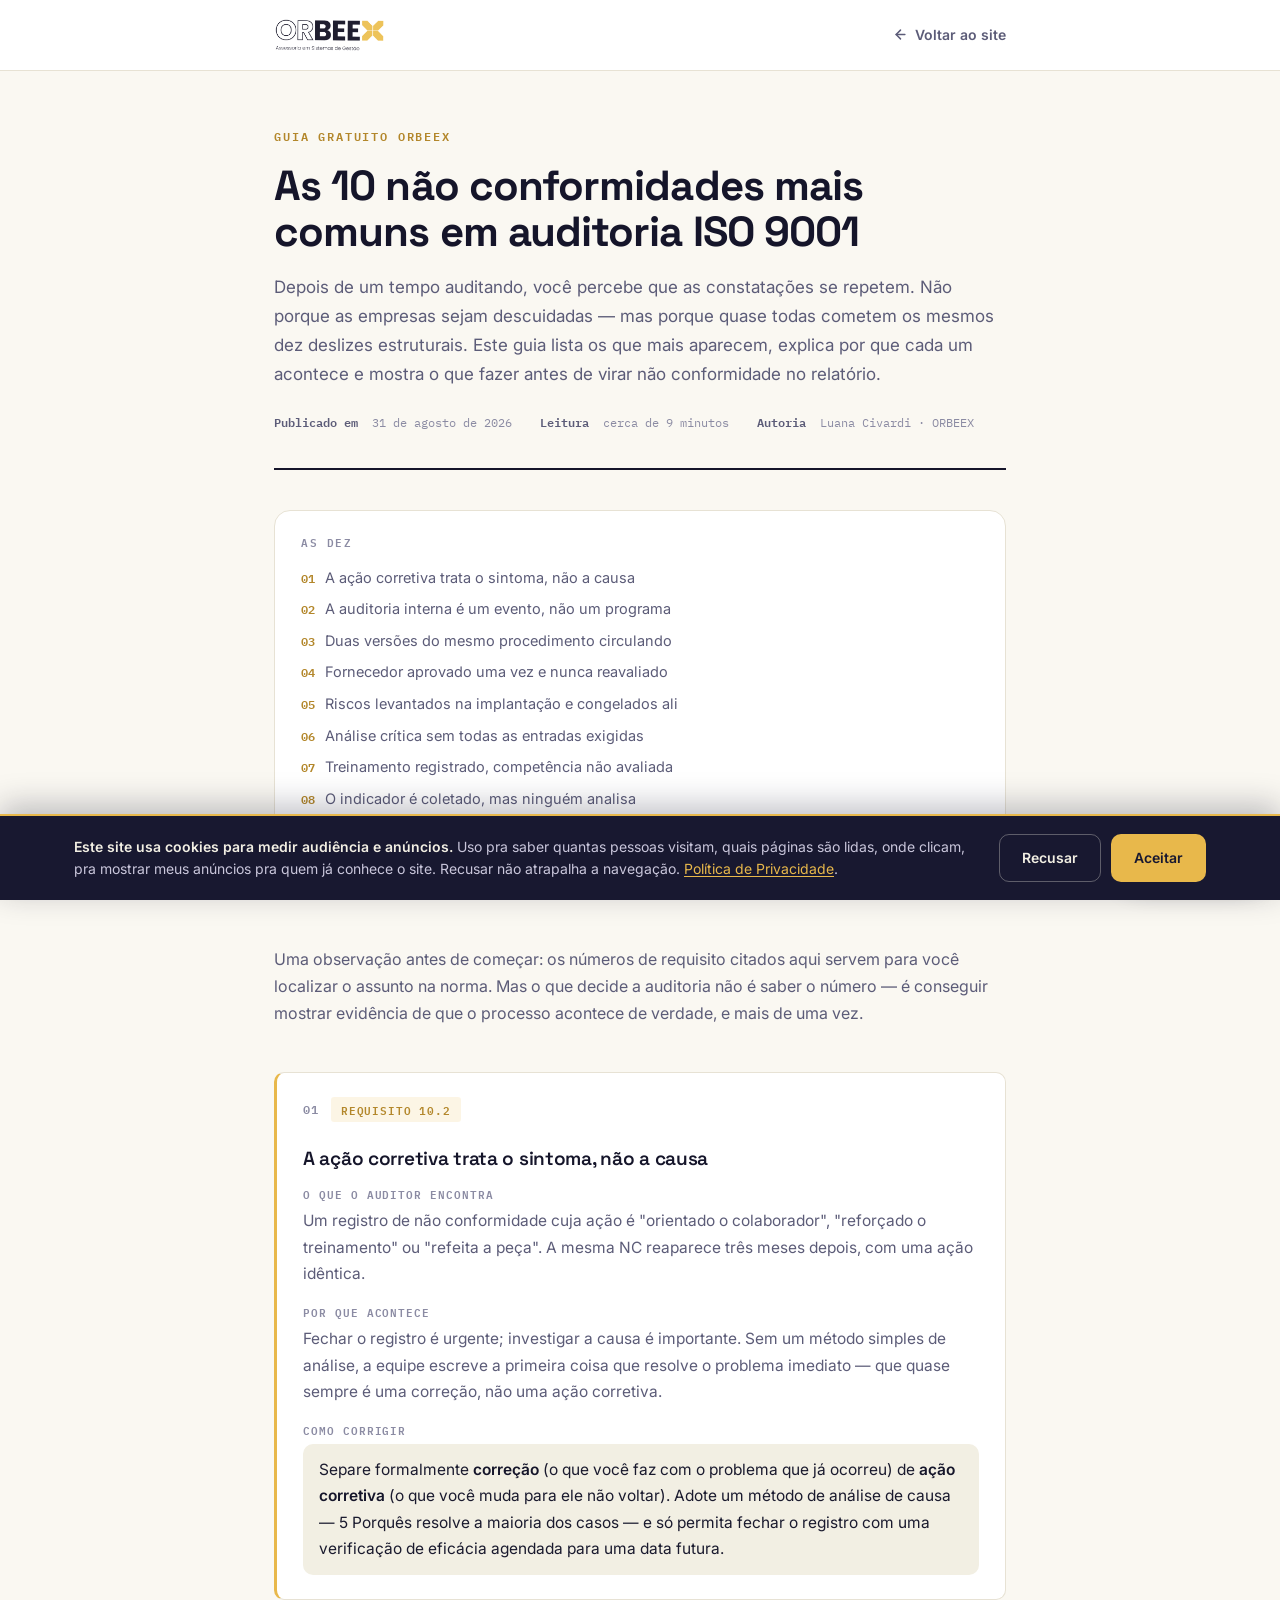
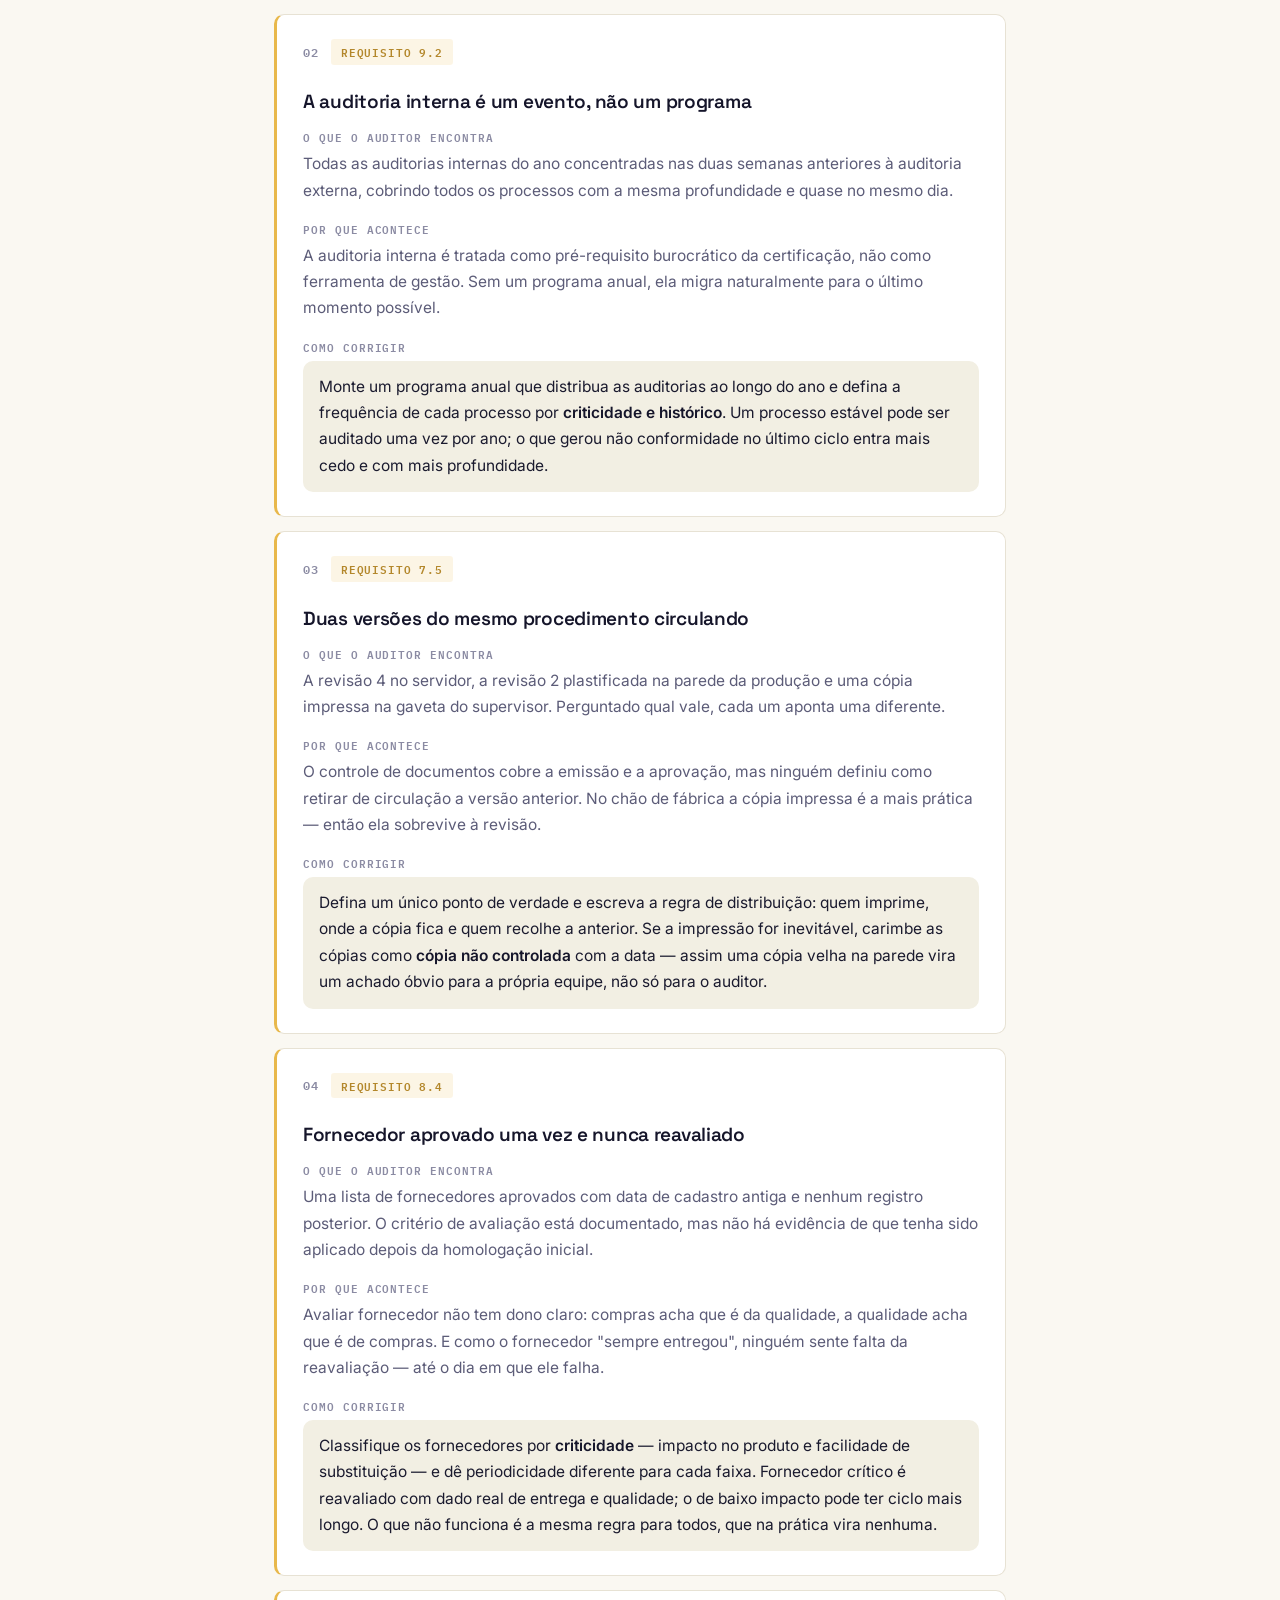
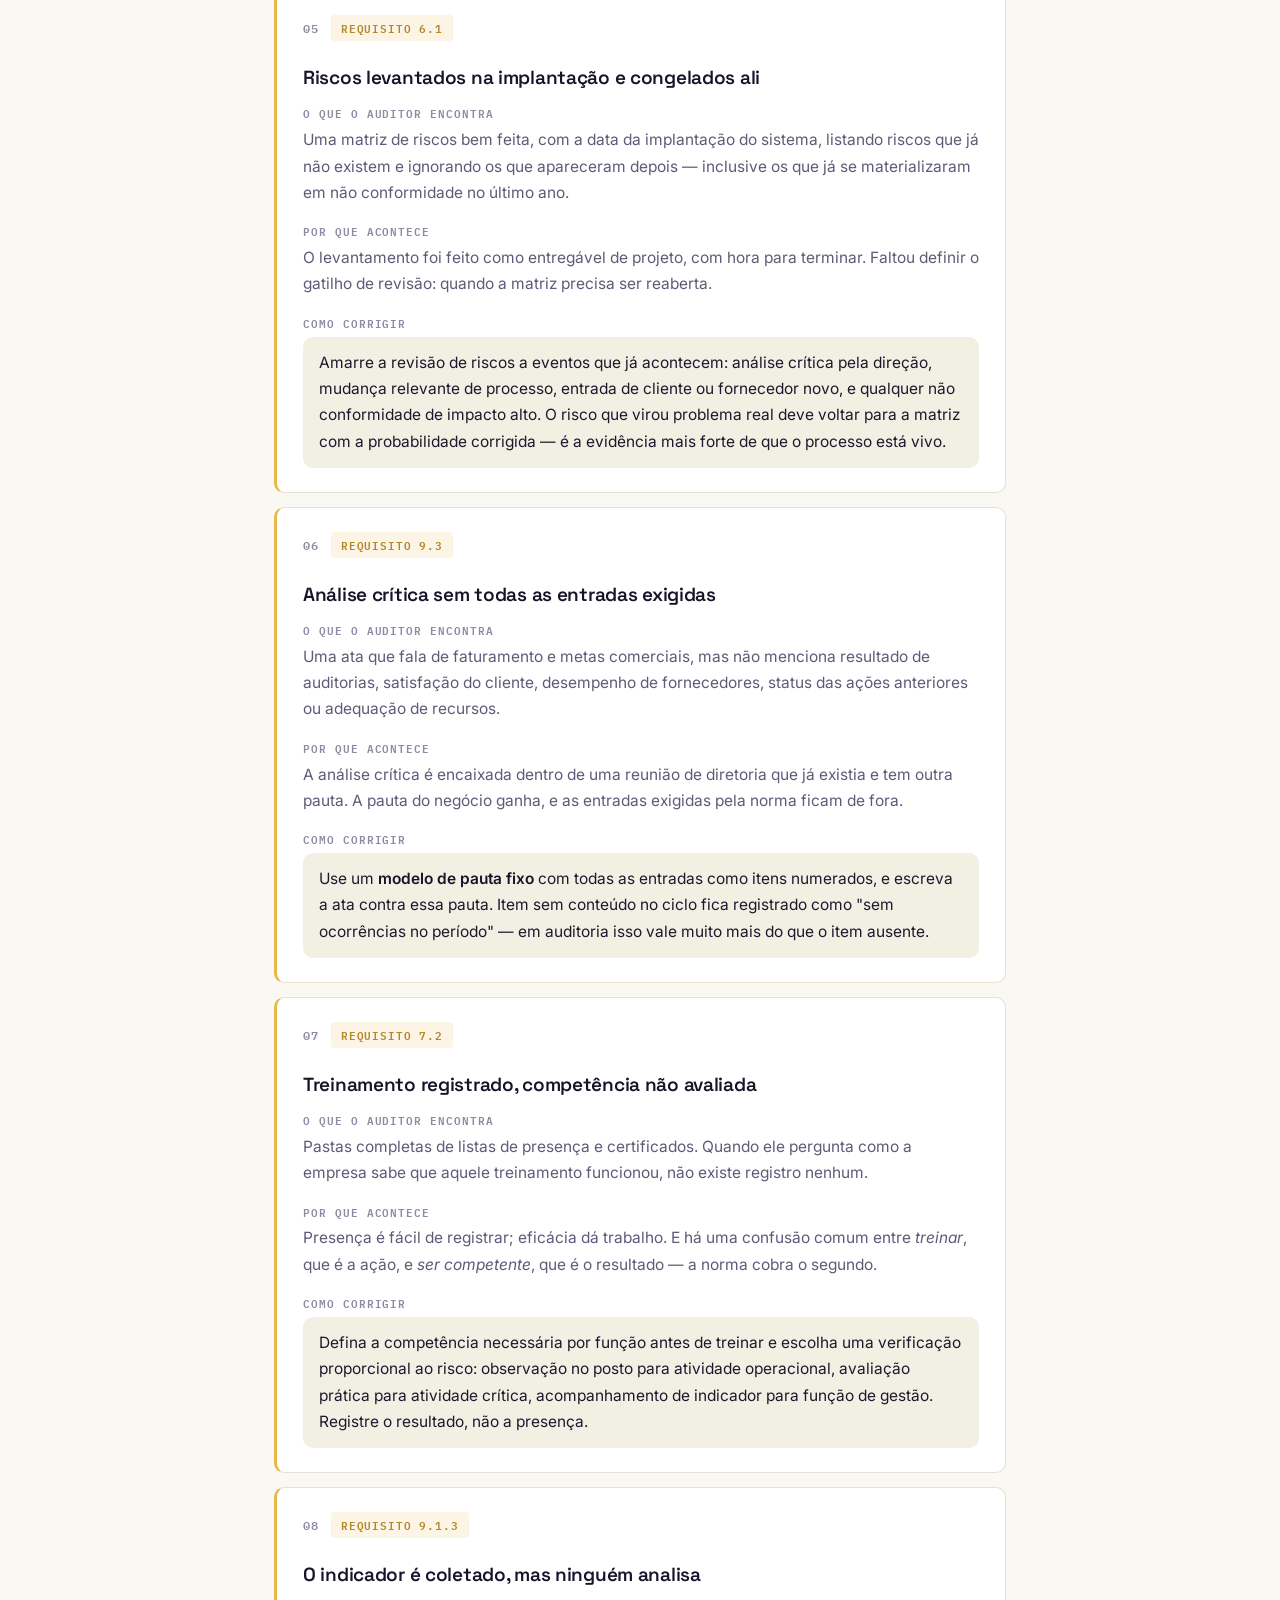
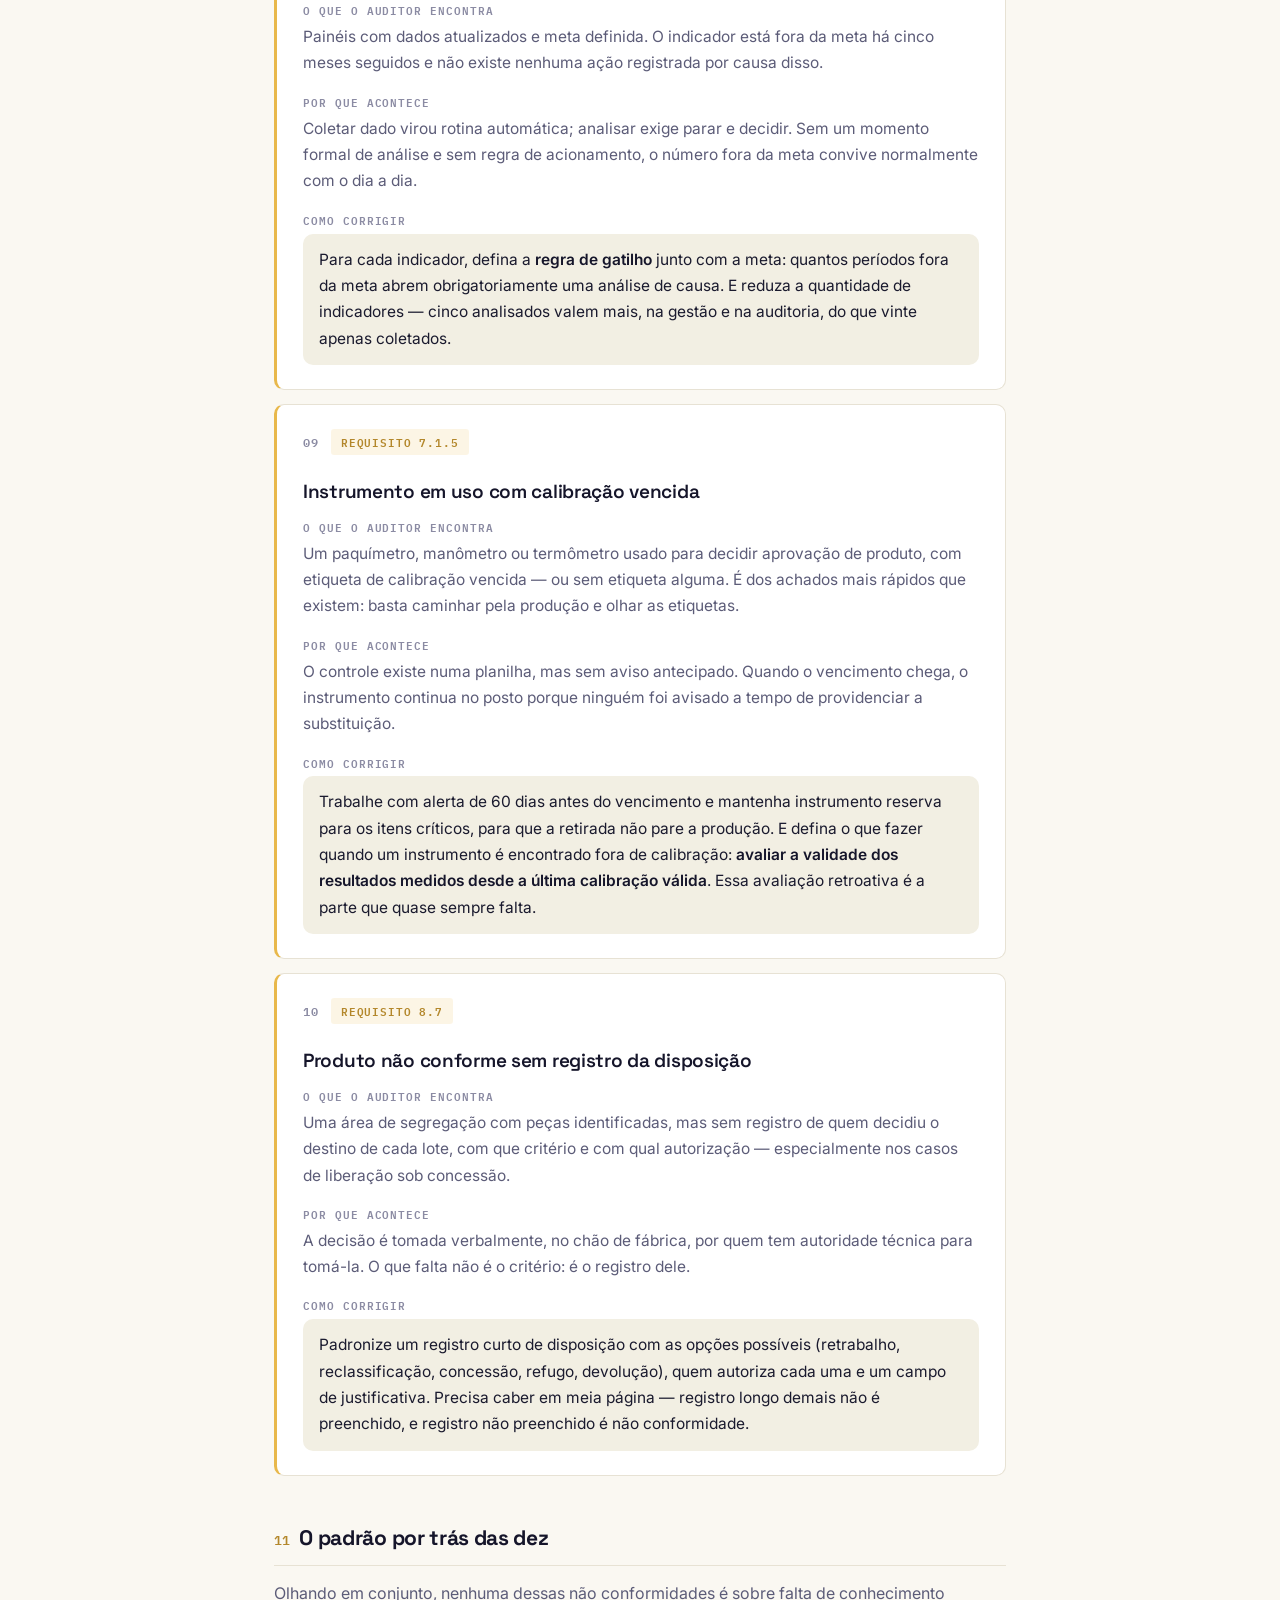
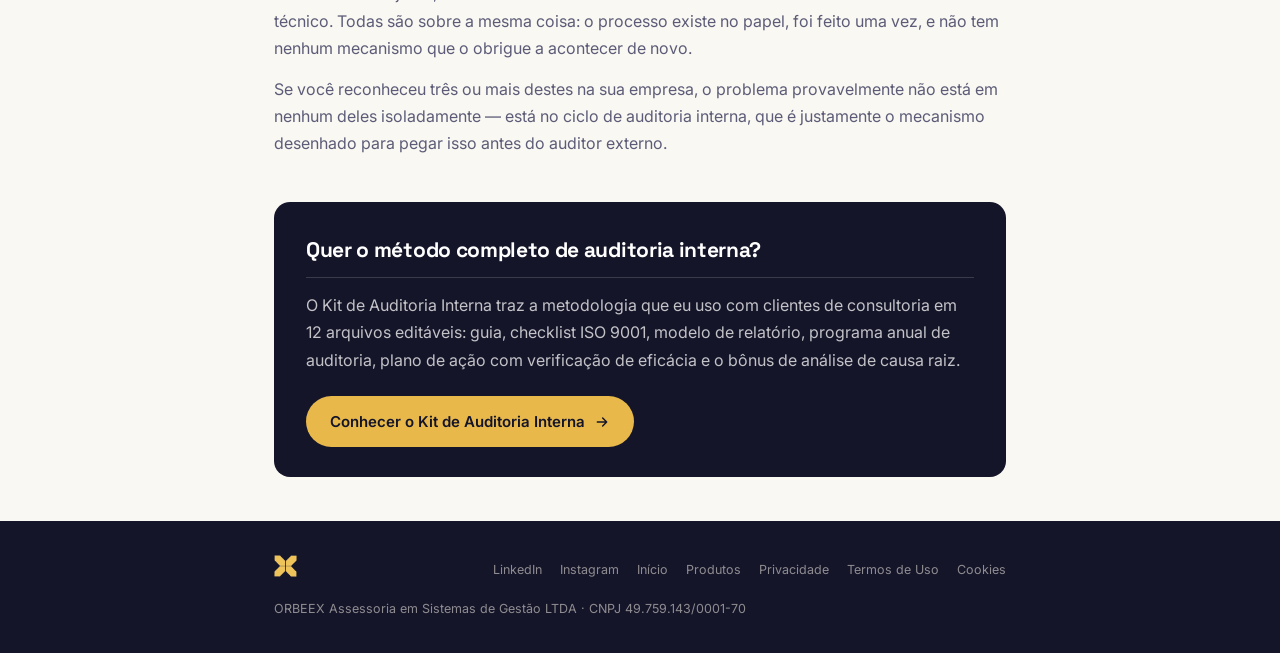
<file: guia/nao-conformidades-iso-9001/index.html>
<!DOCTYPE html>
<html lang="pt-BR">
<head>
<meta charset="UTF-8">
<meta name="viewport" content="width=device-width, initial-scale=1.0">

<title>As 10 não conformidades mais comuns em auditoria ISO 9001 · ORBEEX</title>
<meta name="description" content="Guia gratuito da ORBEEX: as dez não conformidades que mais aparecem em auditoria de ISO 9001, por que cada uma acontece e como corrigir antes do auditor chegar.">
<link rel="canonical" href="https://orbeex.com.br/guia/nao-conformidades-iso-9001/">
<meta name="robots" content="index, follow">
<meta name="author" content="ORBEEX Assessoria em Sistemas de Gestão LTDA">
<meta name="theme-color" content="#181830">

<meta property="og:type" content="article">
<meta property="og:locale" content="pt_BR">
<meta property="og:site_name" content="ORBEEX">
<meta property="og:url" content="https://orbeex.com.br/guia/nao-conformidades-iso-9001/">
<meta property="og:title" content="As 10 não conformidades mais comuns em auditoria ISO 9001">
<meta property="og:description" content="O que o auditor encontra, por que acontece e como corrigir. Guia gratuito da ORBEEX.">
<meta property="og:image" content="https://orbeex.com.br/img/og-home.jpg">
<meta property="og:image:width" content="1200">
<meta property="og:image:height" content="630">
<meta property="og:image:type" content="image/jpeg">
<meta property="og:image:alt" content="ORBEEX — assessoria em sistemas de gestão e ISO 9001">

<link rel="icon" href="/img/simbolo-x.png">
<link rel="apple-touch-icon" href="/img/simbolo-x.png">
<link rel="preconnect" href="https://fonts.googleapis.com">
<link rel="preconnect" href="https://fonts.gstatic.com" crossorigin>
<link href="https://fonts.googleapis.com/css2?family=Space+Grotesk:wght@500;600;700&family=Inter:wght@400;500;600;700&family=IBM+Plex+Mono:wght@500;600&display=swap" rel="stylesheet">
<link rel="stylesheet" href="/css/orbeex-doc.css">

<script src="/js/orbeex-analytics.js" defer></script>
<script src="/js/orbeex-whatsapp.js" defer></script>

<style>
  /* ---------- específico do guia ---------- */
  .nc {
    background: var(--white);
    border: 1px solid var(--line);
    border-left: 3px solid var(--gold);
    border-radius: var(--radius-sm);
    padding: 24px 26px;
    margin-bottom: 14px;
  }
  .nc-topo { display: flex; align-items: center; gap: 12px; flex-wrap: wrap; margin-bottom: 10px; }
  .nc-num {
    font-family: var(--font-mono);
    font-size: 12px; font-weight: 600; letter-spacing: .08em;
    color: var(--text-faint);
  }
  .nc-req {
    font-family: var(--font-mono);
    font-size: 10.5px; font-weight: 600; letter-spacing: .08em; text-transform: uppercase;
    background: var(--gold-soft); color: var(--gold-deep);
    padding: 4px 10px; border-radius: 3px;
  }
  .nc h3 {
    font-family: var(--font-display);
    font-size: 19px; font-weight: 600; letter-spacing: -.015em;
    color: var(--ink); line-height: 1.32; margin-bottom: 14px; text-wrap: balance;
  }
  .nc dl { margin: 0; }
  .nc dt {
    font-family: var(--font-mono);
    font-size: 10.5px; font-weight: 600; letter-spacing: .09em; text-transform: uppercase;
    color: var(--text-faint); margin-bottom: 5px;
  }
  .nc dt + dd { margin: 0 0 16px; font-size: 15.5px; color: var(--text-soft); }
  .nc dd:last-child { margin-bottom: 0; }
  .nc dd.acao {
    background: var(--paper-2);
    border-radius: var(--radius-sm);
    padding: 13px 16px;
    color: var(--text);
  }

  .fecho {
    background: var(--ink);
    color: #fff;
    border-radius: var(--radius);
    padding: 30px 32px;
    margin-bottom: 44px;
  }
  .fecho h2 { color: #fff; border-bottom-color: rgba(255,255,255,.16); }
  .fecho p { color: rgba(255,255,255,.74); }
  .fecho p:last-of-type { margin-bottom: 22px; }
  .fecho .botao {
    display: inline-flex; align-items: center; gap: 9px;
    background: var(--gold); color: var(--ink);
    font-weight: 600; font-size: 15px;
    padding: 13px 24px; border-radius: 999px; text-decoration: none;
  }
  .fecho .botao:hover { background: #f2cd72; }

  @media print {
    .doc-top, footer, .skip-link, .fecho .botao { display: none !important; }
    body { background: #fff; }
    .nc { break-inside: avoid; border-left-width: 3px; }
    .fecho { background: #fff; color: var(--text); border: 1px solid var(--line); }
    .fecho h2, .fecho p { color: var(--text); }
  }
</style>
</head>
<body>

<a class="skip-link" href="#conteudo">Pular para o conteúdo</a>

<header class="doc-top">
  <div class="container">
    <a href="/" aria-label="ORBEEX — página inicial"><img src="/img/logo-orbeex.png" alt="ORBEEX · Assessoria em Sistemas de Gestão"></a>
    <a href="/" class="voltar">
      <svg width="15" height="15" viewBox="0 0 24 24" fill="none" stroke="currentColor" stroke-width="2.4" stroke-linecap="round" stroke-linejoin="round" aria-hidden="true"><path d="M19 12H5"/><path d="M12 19l-7-7 7-7"/></svg>
      Voltar ao site
    </a>
  </div>
</header>

<main id="conteudo">
  <div class="container">

    <div class="doc-head">
      <p class="doc-eyebrow">Guia gratuito ORBEEX</p>
      <h1>As 10 não conformidades mais comuns em auditoria ISO 9001</h1>
      <p class="doc-lede">
        Depois de um tempo auditando, você percebe que as constatações se repetem. Não porque as empresas
        sejam descuidadas — mas porque quase todas cometem os mesmos dez deslizes estruturais. Este guia
        lista os que mais aparecem, explica por que cada um acontece e mostra o que fazer antes de virar
        não conformidade no relatório.
      </p>
      <div class="doc-meta">
        <span><b>Publicado em</b> &nbsp;31 de agosto de 2026</span>
        <span><b>Leitura</b> &nbsp;cerca de 9 minutos</span>
        <span><b>Autoria</b> &nbsp;Luana Civardi · ORBEEX</span>
      </div>
    </div>

    <nav class="sumario" aria-label="Sumário">
      <h2>As dez</h2>
      <ol>
        <li><a href="#nc01">A ação corretiva trata o sintoma, não a causa</a></li>
        <li><a href="#nc02">A auditoria interna é um evento, não um programa</a></li>
        <li><a href="#nc03">Duas versões do mesmo procedimento circulando</a></li>
        <li><a href="#nc04">Fornecedor aprovado uma vez e nunca reavaliado</a></li>
        <li><a href="#nc05">Riscos levantados na implantação e congelados ali</a></li>
        <li><a href="#nc06">Análise crítica sem todas as entradas exigidas</a></li>
        <li><a href="#nc07">Treinamento registrado, competência não avaliada</a></li>
        <li><a href="#nc08">O indicador é coletado, mas ninguém analisa</a></li>
        <li><a href="#nc09">Instrumento em uso com calibração vencida</a></li>
        <li><a href="#nc10">Produto não conforme sem registro da disposição</a></li>
      </ol>
    </nav>

    <section class="bloco">
      <p>
        Uma observação antes de começar: os números de requisito citados aqui servem para você localizar
        o assunto na norma. Mas o que decide a auditoria não é saber o número — é conseguir mostrar
        evidência de que o processo acontece de verdade, e mais de uma vez.
      </p>
    </section>

    <section class="bloco">

      <article class="nc" id="nc01">
        <div class="nc-topo"><span class="nc-num">01</span><span class="nc-req">Requisito 10.2</span></div>
        <h3>A ação corretiva trata o sintoma, não a causa</h3>
        <dl>
          <dt>O que o auditor encontra</dt>
          <dd>Um registro de não conformidade cuja ação é "orientado o colaborador", "reforçado o treinamento" ou "refeita a peça". A mesma NC reaparece três meses depois, com uma ação idêntica.</dd>
          <dt>Por que acontece</dt>
          <dd>Fechar o registro é urgente; investigar a causa é importante. Sem um método simples de análise, a equipe escreve a primeira coisa que resolve o problema imediato — que quase sempre é uma correção, não uma ação corretiva.</dd>
          <dt>Como corrigir</dt>
          <dd class="acao">Separe formalmente <strong>correção</strong> (o que você faz com o problema que já ocorreu) de <strong>ação corretiva</strong> (o que você muda para ele não voltar). Adote um método de análise de causa — 5 Porquês resolve a maioria dos casos — e só permita fechar o registro com uma verificação de eficácia agendada para uma data futura.</dd>
        </dl>
      </article>

      <article class="nc" id="nc02">
        <div class="nc-topo"><span class="nc-num">02</span><span class="nc-req">Requisito 9.2</span></div>
        <h3>A auditoria interna é um evento, não um programa</h3>
        <dl>
          <dt>O que o auditor encontra</dt>
          <dd>Todas as auditorias internas do ano concentradas nas duas semanas anteriores à auditoria externa, cobrindo todos os processos com a mesma profundidade e quase no mesmo dia.</dd>
          <dt>Por que acontece</dt>
          <dd>A auditoria interna é tratada como pré-requisito burocrático da certificação, não como ferramenta de gestão. Sem um programa anual, ela migra naturalmente para o último momento possível.</dd>
          <dt>Como corrigir</dt>
          <dd class="acao">Monte um programa anual que distribua as auditorias ao longo do ano e defina a frequência de cada processo por <strong>criticidade e histórico</strong>. Um processo estável pode ser auditado uma vez por ano; o que gerou não conformidade no último ciclo entra mais cedo e com mais profundidade.</dd>
        </dl>
      </article>

      <article class="nc" id="nc03">
        <div class="nc-topo"><span class="nc-num">03</span><span class="nc-req">Requisito 7.5</span></div>
        <h3>Duas versões do mesmo procedimento circulando</h3>
        <dl>
          <dt>O que o auditor encontra</dt>
          <dd>A revisão 4 no servidor, a revisão 2 plastificada na parede da produção e uma cópia impressa na gaveta do supervisor. Perguntado qual vale, cada um aponta uma diferente.</dd>
          <dt>Por que acontece</dt>
          <dd>O controle de documentos cobre a emissão e a aprovação, mas ninguém definiu como retirar de circulação a versão anterior. No chão de fábrica a cópia impressa é a mais prática — então ela sobrevive à revisão.</dd>
          <dt>Como corrigir</dt>
          <dd class="acao">Defina um único ponto de verdade e escreva a regra de distribuição: quem imprime, onde a cópia fica e quem recolhe a anterior. Se a impressão for inevitável, carimbe as cópias como <strong>cópia não controlada</strong> com a data — assim uma cópia velha na parede vira um achado óbvio para a própria equipe, não só para o auditor.</dd>
        </dl>
      </article>

      <article class="nc" id="nc04">
        <div class="nc-topo"><span class="nc-num">04</span><span class="nc-req">Requisito 8.4</span></div>
        <h3>Fornecedor aprovado uma vez e nunca reavaliado</h3>
        <dl>
          <dt>O que o auditor encontra</dt>
          <dd>Uma lista de fornecedores aprovados com data de cadastro antiga e nenhum registro posterior. O critério de avaliação está documentado, mas não há evidência de que tenha sido aplicado depois da homologação inicial.</dd>
          <dt>Por que acontece</dt>
          <dd>Avaliar fornecedor não tem dono claro: compras acha que é da qualidade, a qualidade acha que é de compras. E como o fornecedor "sempre entregou", ninguém sente falta da reavaliação — até o dia em que ele falha.</dd>
          <dt>Como corrigir</dt>
          <dd class="acao">Classifique os fornecedores por <strong>criticidade</strong> — impacto no produto e facilidade de substituição — e dê periodicidade diferente para cada faixa. Fornecedor crítico é reavaliado com dado real de entrega e qualidade; o de baixo impacto pode ter ciclo mais longo. O que não funciona é a mesma regra para todos, que na prática vira nenhuma.</dd>
        </dl>
      </article>

      <article class="nc" id="nc05">
        <div class="nc-topo"><span class="nc-num">05</span><span class="nc-req">Requisito 6.1</span></div>
        <h3>Riscos levantados na implantação e congelados ali</h3>
        <dl>
          <dt>O que o auditor encontra</dt>
          <dd>Uma matriz de riscos bem feita, com a data da implantação do sistema, listando riscos que já não existem e ignorando os que apareceram depois — inclusive os que já se materializaram em não conformidade no último ano.</dd>
          <dt>Por que acontece</dt>
          <dd>O levantamento foi feito como entregável de projeto, com hora para terminar. Faltou definir o gatilho de revisão: quando a matriz precisa ser reaberta.</dd>
          <dt>Como corrigir</dt>
          <dd class="acao">Amarre a revisão de riscos a eventos que já acontecem: análise crítica pela direção, mudança relevante de processo, entrada de cliente ou fornecedor novo, e qualquer não conformidade de impacto alto. O risco que virou problema real deve voltar para a matriz com a probabilidade corrigida — é a evidência mais forte de que o processo está vivo.</dd>
        </dl>
      </article>

      <article class="nc" id="nc06">
        <div class="nc-topo"><span class="nc-num">06</span><span class="nc-req">Requisito 9.3</span></div>
        <h3>Análise crítica sem todas as entradas exigidas</h3>
        <dl>
          <dt>O que o auditor encontra</dt>
          <dd>Uma ata que fala de faturamento e metas comerciais, mas não menciona resultado de auditorias, satisfação do cliente, desempenho de fornecedores, status das ações anteriores ou adequação de recursos.</dd>
          <dt>Por que acontece</dt>
          <dd>A análise crítica é encaixada dentro de uma reunião de diretoria que já existia e tem outra pauta. A pauta do negócio ganha, e as entradas exigidas pela norma ficam de fora.</dd>
          <dt>Como corrigir</dt>
          <dd class="acao">Use um <strong>modelo de pauta fixo</strong> com todas as entradas como itens numerados, e escreva a ata contra essa pauta. Item sem conteúdo no ciclo fica registrado como "sem ocorrências no período" — em auditoria isso vale muito mais do que o item ausente.</dd>
        </dl>
      </article>

      <article class="nc" id="nc07">
        <div class="nc-topo"><span class="nc-num">07</span><span class="nc-req">Requisito 7.2</span></div>
        <h3>Treinamento registrado, competência não avaliada</h3>
        <dl>
          <dt>O que o auditor encontra</dt>
          <dd>Pastas completas de listas de presença e certificados. Quando ele pergunta como a empresa sabe que aquele treinamento funcionou, não existe registro nenhum.</dd>
          <dt>Por que acontece</dt>
          <dd>Presença é fácil de registrar; eficácia dá trabalho. E há uma confusão comum entre <em>treinar</em>, que é a ação, e <em>ser competente</em>, que é o resultado — a norma cobra o segundo.</dd>
          <dt>Como corrigir</dt>
          <dd class="acao">Defina a competência necessária por função antes de treinar e escolha uma verificação proporcional ao risco: observação no posto para atividade operacional, avaliação prática para atividade crítica, acompanhamento de indicador para função de gestão. Registre o resultado, não a presença.</dd>
        </dl>
      </article>

      <article class="nc" id="nc08">
        <div class="nc-topo"><span class="nc-num">08</span><span class="nc-req">Requisito 9.1.3</span></div>
        <h3>O indicador é coletado, mas ninguém analisa</h3>
        <dl>
          <dt>O que o auditor encontra</dt>
          <dd>Painéis com dados atualizados e meta definida. O indicador está fora da meta há cinco meses seguidos e não existe nenhuma ação registrada por causa disso.</dd>
          <dt>Por que acontece</dt>
          <dd>Coletar dado virou rotina automática; analisar exige parar e decidir. Sem um momento formal de análise e sem regra de acionamento, o número fora da meta convive normalmente com o dia a dia.</dd>
          <dt>Como corrigir</dt>
          <dd class="acao">Para cada indicador, defina a <strong>regra de gatilho</strong> junto com a meta: quantos períodos fora da meta abrem obrigatoriamente uma análise de causa. E reduza a quantidade de indicadores — cinco analisados valem mais, na gestão e na auditoria, do que vinte apenas coletados.</dd>
        </dl>
      </article>

      <article class="nc" id="nc09">
        <div class="nc-topo"><span class="nc-num">09</span><span class="nc-req">Requisito 7.1.5</span></div>
        <h3>Instrumento em uso com calibração vencida</h3>
        <dl>
          <dt>O que o auditor encontra</dt>
          <dd>Um paquímetro, manômetro ou termômetro usado para decidir aprovação de produto, com etiqueta de calibração vencida — ou sem etiqueta alguma. É dos achados mais rápidos que existem: basta caminhar pela produção e olhar as etiquetas.</dd>
          <dt>Por que acontece</dt>
          <dd>O controle existe numa planilha, mas sem aviso antecipado. Quando o vencimento chega, o instrumento continua no posto porque ninguém foi avisado a tempo de providenciar a substituição.</dd>
          <dt>Como corrigir</dt>
          <dd class="acao">Trabalhe com alerta de 60 dias antes do vencimento e mantenha instrumento reserva para os itens críticos, para que a retirada não pare a produção. E defina o que fazer quando um instrumento é encontrado fora de calibração: <strong>avaliar a validade dos resultados medidos desde a última calibração válida</strong>. Essa avaliação retroativa é a parte que quase sempre falta.</dd>
        </dl>
      </article>

      <article class="nc" id="nc10">
        <div class="nc-topo"><span class="nc-num">10</span><span class="nc-req">Requisito 8.7</span></div>
        <h3>Produto não conforme sem registro da disposição</h3>
        <dl>
          <dt>O que o auditor encontra</dt>
          <dd>Uma área de segregação com peças identificadas, mas sem registro de quem decidiu o destino de cada lote, com que critério e com qual autorização — especialmente nos casos de liberação sob concessão.</dd>
          <dt>Por que acontece</dt>
          <dd>A decisão é tomada verbalmente, no chão de fábrica, por quem tem autoridade técnica para tomá-la. O que falta não é o critério: é o registro dele.</dd>
          <dt>Como corrigir</dt>
          <dd class="acao">Padronize um registro curto de disposição com as opções possíveis (retrabalho, reclassificação, concessão, refugo, devolução), quem autoriza cada uma e um campo de justificativa. Precisa caber em meia página — registro longo demais não é preenchido, e registro não preenchido é não conformidade.</dd>
        </dl>
      </article>

    </section>

    <section class="bloco">
      <h2><span class="num">11</span>O padrão por trás das dez</h2>
      <p>
        Olhando em conjunto, nenhuma dessas não conformidades é sobre falta de conhecimento técnico.
        Todas são sobre a mesma coisa: o processo existe no papel, foi feito uma vez, e não tem nenhum
        mecanismo que o obrigue a acontecer de novo.
      </p>
      <p>
        Se você reconheceu três ou mais destes na sua empresa, o problema provavelmente não está em
        nenhum deles isoladamente — está no ciclo de auditoria interna, que é justamente o mecanismo
        desenhado para pegar isso antes do auditor externo.
      </p>
    </section>

    <div class="fecho">
      <h2>Quer o método completo de auditoria interna?</h2>
      <p>
        O Kit de Auditoria Interna traz a metodologia que eu uso com clientes de consultoria em 12 arquivos
        editáveis: guia, checklist ISO 9001, modelo de relatório, programa anual de auditoria, plano de
        ação com verificação de eficácia e o bônus de análise de causa raiz.
      </p>
      <a class="botao" href="/kit-auditoria-interna/"
         data-track="clique_isca_kit" data-track-item="guia-nao-conformidades">
        Conhecer o Kit de Auditoria Interna
        <svg width="16" height="16" viewBox="0 0 24 24" fill="none" stroke="currentColor" stroke-width="2.2" stroke-linecap="round" stroke-linejoin="round"><path d="M5 12h14M13 6l6 6-6 6"/></svg>
      </a>
    </div>

  </div>
</main>

<footer>
  <div class="container">
    <a href="/" aria-label="ORBEEX — página inicial"><img src="/img/simbolo-x-transparente.png" alt="ORBEEX"></a>
    <nav aria-label="Rodapé">
      <a href="https://www.linkedin.com/company/orbeex/" target="_blank" rel="noopener">LinkedIn</a>
      <a href="https://www.instagram.com/orbeex_/" target="_blank" rel="noopener">Instagram</a>
      <a href="/">Início</a>
      <a href="/produtos/">Produtos</a>
      <a href="/privacidade/">Privacidade</a>
      <a href="/termos/">Termos de Uso</a>
      <a href="#" data-consent-refazer>Cookies</a>
    </nav>
    <div>ORBEEX Assessoria em Sistemas de Gestão LTDA · CNPJ 49.759.143/0001-70</div>
  </div>
</footer>

</body>
</html>
</file>
<file: css/orbeex-captura.css>
/* =========================================================================
   Bloco de captura de e-mail da ORBEEX
   Usado na home, na página de produtos e no rodapé das páginas de venda.
   O HTML é montado por js/orbeex-captura.js — aqui só o visual.

   Os tokens (--ink, --gold...) vêm da página que inclui este arquivo.
   Os fallbacks garantem que o bloco continue correto se faltar algum.
   ========================================================================= */

.ox-captura {
  --ox-ink: var(--ink, #15152a);
  --ox-ink-2: var(--ink-2, #1e1e3a);
  --ox-ink-3: var(--ink-3, #29294a);
  --ox-gold: var(--gold, #e8b84b);
  background:
    radial-gradient(760px 380px at 92% -20%, rgba(232,184,75,.18), transparent 62%),
    linear-gradient(158deg, var(--ox-ink) 0%, var(--ox-ink-2) 60%, var(--ox-ink-3) 100%);
  color: #fff;
  border-radius: 20px;
  padding: 44px 46px;
}

.ox-captura *, .ox-captura *::before, .ox-captura *::after { box-sizing: border-box; }

.ox-captura-grade { display: grid; grid-template-columns: 1.05fr .95fr; gap: 40px; align-items: center; }

.ox-captura-kicker {
  font-family: var(--font-mono, monospace);
  font-size: 11px; font-weight: 600; letter-spacing: .16em; text-transform: uppercase;
  color: var(--ox-gold);
  margin: 0 0 14px;
}
.ox-captura h2, .ox-captura .ox-titulo {
  font-family: var(--font-display, sans-serif);
  font-size: clamp(24px, 2.6vw, 31px);
  line-height: 1.16; font-weight: 700; letter-spacing: -.02em;
  color: #fff; margin: 0 0 14px; padding: 0; border: 0;
  text-wrap: balance;
}
.ox-captura p.ox-sub {
  font-size: 15.5px; line-height: 1.62; color: rgba(255,255,255,.72); margin: 0 0 18px;
}
.ox-captura ul.ox-itens { list-style: none; margin: 0; padding: 0; display: grid; gap: 9px; }
.ox-captura ul.ox-itens li {
  font-size: 14.5px; color: rgba(255,255,255,.8);
  padding-left: 26px; position: relative;
}
.ox-captura ul.ox-itens li::before {
  content: ''; position: absolute; left: 0; top: 8px;
  width: 9px; height: 9px; border-radius: 2px;
  background: var(--ox-gold);
}

/* ---------- formulário ---------- */

.ox-captura-form { display: grid; gap: 11px; }
.ox-captura-form label {
  font-size: 12px; font-weight: 600; letter-spacing: .04em;
  color: rgba(255,255,255,.62); display: block; margin-bottom: 5px;
}
.ox-captura-form input[type="text"],
.ox-captura-form input[type="email"] {
  width: 100%;
  background: rgba(255,255,255,.07);
  border: 1px solid rgba(255,255,255,.17);
  border-radius: 11px;
  color: #fff;
  font-family: inherit; font-size: 15px;
  padding: 13px 15px;
  transition: border-color .16s ease, background .16s ease;
}
.ox-captura-form input::placeholder { color: rgba(255,255,255,.34); }
.ox-captura-form input:focus {
  outline: none;
  border-color: rgba(232,184,75,.65);
  background: rgba(255,255,255,.11);
}

.ox-captura-consent { display: flex; gap: 10px; align-items: flex-start; margin-top: 2px; }
.ox-captura-consent input { margin-top: 3px; accent-color: var(--ox-gold); flex: 0 0 auto; }
.ox-captura-consent label {
  font-size: 12.5px; line-height: 1.5; color: rgba(255,255,255,.6);
  font-weight: 400; letter-spacing: 0; margin: 0;
}
.ox-captura-consent a { color: rgba(255,255,255,.85); text-decoration: underline; }

.ox-captura-btn {
  display: inline-flex; align-items: center; justify-content: center; gap: 9px;
  width: 100%;
  background: var(--ox-gold); color: var(--ox-ink);
  border: 0; border-radius: 999px;
  font-family: inherit; font-size: 15.5px; font-weight: 700;
  padding: 15px 22px; cursor: pointer;
  transition: background .16s ease, transform .16s ease;
}
.ox-captura-btn:hover:not(:disabled) { background: #f2cd72; transform: translateY(-1px); }
.ox-captura-btn:disabled { opacity: .62; cursor: progress; transform: none; }

.ox-captura-nota { font-size: 12px; color: rgba(255,255,255,.45); text-align: center; margin: 0; }

/* campo isca contra robô — invisível para pessoas, presente para o DOM */
.ox-hp {
  position: absolute; width: 1px; height: 1px; overflow: hidden;
  clip: rect(0 0 0 0); white-space: nowrap;
}

.ox-captura-erro {
  display: none;
  background: rgba(255,120,110,.14);
  border: 1px solid rgba(255,120,110,.4);
  color: #ffd8d4;
  border-radius: 11px; padding: 11px 14px; font-size: 13.5px;
}
.ox-captura-erro.ox-visivel { display: block; }
.ox-captura-erro a { color: #fff; text-decoration: underline; }

/* ---------- estado de sucesso ---------- */

.ox-captura-ok { text-align: center; padding: 14px 0; }
.ox-captura-ok .ox-check {
  width: 52px; height: 52px; border-radius: 50%;
  background: rgba(232,184,75,.18); color: var(--ox-gold);
  display: inline-flex; align-items: center; justify-content: center;
  margin-bottom: 14px;
}
.ox-captura-ok h3 {
  font-family: var(--font-display, sans-serif);
  font-size: 20px; font-weight: 600; color: #fff; margin: 0 0 8px;
}
.ox-captura-ok p { font-size: 14.5px; color: rgba(255,255,255,.7); margin: 0 0 16px; }
.ox-captura-ok .ox-link-guia {
  display: inline-flex; align-items: center; gap: 8px;
  background: var(--ox-gold); color: var(--ox-ink);
  font-weight: 700; font-size: 15px; text-decoration: none;
  padding: 13px 24px; border-radius: 999px;
}

/* ---------- variante compacta (rodapé das páginas de venda) ---------- */

.ox-captura.ox-compacta { padding: 34px 34px; border-radius: 16px; }
.ox-captura.ox-compacta .ox-captura-grade { grid-template-columns: 1fr 1fr; gap: 30px; }
.ox-captura.ox-compacta ul.ox-itens { display: none; }
.ox-captura.ox-compacta .ox-titulo { font-size: clamp(21px, 2.2vw, 25px); }

@media (max-width: 860px) {
  .ox-captura { padding: 34px 26px; border-radius: 16px; }
  .ox-captura-grade,
  .ox-captura.ox-compacta .ox-captura-grade { grid-template-columns: 1fr; gap: 26px; }
}
</file>
<file: css/orbeex-depoimentos.css>
/* =========================================================================
   Prova social da ORBEEX — depoimentos de clientes da assessoria
   Usado na home, na página de produtos e nas duas páginas de venda.

   Todos os depoimentos foram coletados por formulário com autorização
   expressa de publicação. Nome, empresa e cargo aparecem porque foram
   autorizados; o e-mail de contato NUNCA vai para o site.

   Os tokens (--ink, --gold...) vêm da página que inclui este arquivo.
   ========================================================================= */

.ox-prova {
  --oxp-ink: var(--ink, var(--navy, #15152a));
  --oxp-gold: var(--gold, #e8b84b);
  --oxp-gold-deep: var(--gold-deep, var(--gold-dark, #b3872b));
  --oxp-line: var(--line, var(--line-onwhite, #e7e2d4));
  --oxp-paper: var(--paper, #faf8f2);
  --oxp-text: var(--text, #1a1a2e);
  --oxp-soft: var(--text-soft, #5c5c78);
  --oxp-faint: var(--text-faint, #8b8ba3);
}

.ox-prova *, .ox-prova *::before, .ox-prova *::after { box-sizing: border-box; }

/* ---------- faixa de números ---------- */

.ox-prova-numeros {
  display: flex;
  flex-wrap: wrap;
  gap: 10px;
  justify-content: center;
  margin-bottom: 2.4rem;
}
.ox-prova-numeros div {
  background: var(--oxp-paper);
  border: 1px solid var(--oxp-line);
  border-radius: 12px;
  padding: 14px 22px;
  text-align: center;
  min-width: 152px;
}
.ox-prova-numeros b {
  font-family: var(--font-display, sans-serif);
  display: block;
  font-size: 27px;
  font-weight: 700;
  letter-spacing: -.02em;
  color: var(--oxp-ink);
  line-height: 1.1;
  margin-bottom: 3px;
}
.ox-prova-numeros span {
  font-family: var(--font-mono, monospace);
  font-size: 10.5px;
  font-weight: 600;
  letter-spacing: .09em;
  text-transform: uppercase;
  color: var(--oxp-faint);
}

/* ---------- grade de depoimentos ---------- */

.ox-prova-grade {
  display: grid;
  grid-template-columns: repeat(auto-fit, minmax(310px, 1fr));
  gap: 16px;
  align-items: stretch;
}

.ox-dep {
  display: flex;
  flex-direction: column;
  background: #fff;
  border: 1px solid var(--oxp-line);
  border-radius: 16px;
  padding: 26px 28px;
}
.ox-dep .ox-aspas {
  color: var(--oxp-gold);
  font-family: Georgia, 'Times New Roman', serif;
  font-size: 46px;
  line-height: .8;
  height: 22px;
  margin-bottom: 14px;
}
.ox-dep blockquote {
  margin: 0 0 20px;
  font-size: 15.5px;
  line-height: 1.62;
  color: var(--oxp-text);
  flex: 1;
}
/* Assinatura discreta, logo abaixo da citação.
   Usa <div> e não <footer> de propósito: todas as páginas do site têm uma
   regra global `footer { background: navy; color: branco }` que pintava
   este bloco e deixava o nome escuro sobre escuro. As propriedades abaixo
   são declaradas explicitamente para não depender de herança. */
.ox-dep .ox-assina {
  background: none;
  border: 0;
  border-top: 1px solid var(--oxp-line);
  border-radius: 0;
  padding: 14px 0 0;
  margin: 0;
}
.ox-dep .ox-nome {
  display: block;
  font-size: 14px;
  font-weight: 600;
  color: var(--oxp-ink);
  line-height: 1.35;
}
.ox-dep .ox-cargo {
  display: block;
  margin-top: 2px;
  font-size: 12.5px;
  font-weight: 400;
  color: var(--oxp-soft);
  line-height: 1.45;
}
.ox-dep .ox-empresa { color: var(--oxp-soft); font-weight: 600; }

/* depoimento curto: vira um destaque de resultado em vez de citação longa */
.ox-dep.ox-curto blockquote {
  font-family: var(--font-display, sans-serif);
  font-size: 19px;
  font-weight: 600;
  line-height: 1.32;
  letter-spacing: -.01em;
  color: var(--oxp-ink);
}

/* ---------- nota de procedência ---------- */

.ox-prova-nota {
  margin: 1.8rem auto 0;
  max-width: 640px;
  text-align: center;
  font-size: 12.5px;
  line-height: 1.6;
  color: var(--oxp-faint);
}

/* ---------- variante compacta (páginas de venda) ---------- */

.ox-prova.ox-prova-compacta .ox-prova-grade { grid-template-columns: repeat(auto-fit, minmax(272px, 1fr)); }
.ox-prova.ox-prova-compacta .ox-dep { padding: 22px 24px; border-radius: 14px; }
.ox-prova.ox-prova-compacta .ox-dep blockquote { font-size: 14.5px; margin-bottom: 16px; }
.ox-prova.ox-prova-compacta .ox-numeros { margin-bottom: 1.8rem; }

/* ---------- em fundo escuro ---------- */

.ox-prova.ox-prova-escura .ox-dep { background: rgba(255,255,255,.05); border-color: rgba(255,255,255,.12); }
.ox-prova.ox-prova-escura .ox-dep blockquote { color: rgba(255,255,255,.86); }
.ox-prova.ox-prova-escura .ox-dep .ox-assina { border-top-color: rgba(255,255,255,.12); }
.ox-prova.ox-prova-escura .ox-dep .ox-nome { color: #fff; }
.ox-prova.ox-prova-escura .ox-dep .ox-cargo,
.ox-prova.ox-prova-escura .ox-dep .ox-empresa { color: rgba(255,255,255,.6); }
.ox-prova.ox-prova-escura .ox-dep.ox-curto blockquote { color: #fff; }
.ox-prova.ox-prova-escura .ox-prova-numeros div { background: rgba(255,255,255,.05); border-color: rgba(255,255,255,.12); }
.ox-prova.ox-prova-escura .ox-prova-numeros b { color: #fff; }
.ox-prova.ox-prova-escura .ox-prova-numeros span { color: rgba(255,255,255,.5); }
.ox-prova.ox-prova-escura .ox-prova-nota { color: rgba(255,255,255,.45); }

@media (max-width: 560px) {
  .ox-dep { padding: 22px 22px; }
  .ox-prova-numeros div { min-width: 132px; padding: 12px 16px; }
  .ox-prova-numeros b { font-size: 23px; }
}
</file>
<file: css/orbeex-base.css>
/* ===========================================================
   ORBEEX — camada base compartilhada por todas as páginas
   -----------------------------------------------------------
   Tokens da marca, reset, cabeçalho, botões, FAQ e rodapé.
   Carregue ANTES do <style> da página: o que for específico
   de uma página continua lá e sobrescreve o que estiver aqui.

   Trocar uma cor da marca agora é editar só este arquivo.
   =========================================================== */

/* ===== TOKENS ===== */
:root {
  --ink: #15152a;
  --ink-2: #1e1e3a;
  --ink-3: #29294a;
  --gold: #e8b84b;
  --gold-deep: #b3872b;
  --gold-soft: rgba(232,184,75,.14);
  --paper: #faf8f2;
  --paper-2: #f2efe3;
  --white: #ffffff;
  --text: #1a1a2e;
  --text-soft: #5c5c78;
  --text-faint: #8b8ba3;
  --line: #e7e2d4;
  --line-onwhite: #e5e2ee;
  --radius: 16px;
  --radius-sm: 10px;
  --shadow-sm: 0 1px 2px rgba(21,21,42,.06), 0 6px 16px rgba(21,21,42,.05);
  --shadow-md: 0 16px 40px rgba(21,21,42,.12);
  --font-display: 'Space Grotesk', 'Inter', -apple-system, BlinkMacSystemFont, 'Segoe UI', Roboto, Arial, sans-serif;
  --font-sans: 'Inter', -apple-system, BlinkMacSystemFont, 'Segoe UI', Roboto, Arial, sans-serif;
  --font-mono: 'IBM Plex Mono', 'SFMono-Regular', Menlo, Consolas, monospace;
  --maxw: 1180px;

  /* Apelidos das páginas de venda, que nasceram com outra nomenclatura.
     Ficam apontando para os tokens acima para não existir uma segunda
     fonte de verdade — não usar esses nomes em código novo. */
  --navy: var(--ink);
  --navy-dark: #101022;
  --navy-mid: var(--ink-3);
  --gold-dark: var(--gold-deep);
  --gold-light: #f0cc76;
  --gold-bg: #fdf6e3;
  --bg-light: var(--paper);
  --bg-white: var(--white);
  --text-primary: var(--text);
  --text-secondary: var(--text-soft);
  --text-muted: var(--text-faint);
  --border: var(--line-onwhite);
}

/* ===== RESET ===== */
*, *::before, *::after { margin: 0; padding: 0; box-sizing: border-box; }
html { scroll-behavior: smooth; scroll-padding-top: 84px; -webkit-text-size-adjust: 100%; }
body {
  font-family: var(--font-sans); color: var(--text); line-height: 1.6;
  background: var(--white); -webkit-font-smoothing: antialiased;
}
a { text-decoration: none; color: inherit; }
img { max-width: 100%; }
ul { list-style: none; }
:focus-visible { outline: 3px solid var(--gold); outline-offset: 3px; border-radius: 4px; }

/* ===== UTILITÁRIOS ===== */
.container { max-width: var(--maxw); margin: 0 auto; padding: 0 1.5rem; }
.hex { clip-path: polygon(25% 0%, 75% 0%, 100% 50%, 75% 100%, 25% 100%, 0% 50%); }
.mono-tag {
  font-family: var(--font-mono); font-size: 11px; font-weight: 500; letter-spacing: .5px;
  color: var(--gold-deep); text-transform: uppercase;
}
.skip-link {
  position: absolute; left: -9999px; top: 0; z-index: 999;
  background: var(--gold); color: var(--ink); padding: 12px 20px; font-weight: 700; border-radius: 0 0 8px 0;
}
.skip-link:focus { left: 0; }

/* ===== CABEÇALHO ===== */
header {
  position: sticky; top: 0; z-index: 100;
  background: rgba(250,248,242,0.88); backdrop-filter: blur(10px);
  border-bottom: 1px solid var(--line);
}
header .container { display: flex; align-items: center; justify-content: space-between; height: 74px; gap: 1rem; }
.brand-mark { display: flex; align-items: center; flex-shrink: 0; }
.brand-mark img { height: 32px; width: auto; display: block; }
header nav { display: flex; align-items: center; gap: 1.6rem; }
header nav a { color: var(--text-soft); font-size: 14.5px; font-weight: 500; transition: color .15s; white-space: nowrap; }
header nav a:hover { color: var(--ink); }
.nav-cta {
  background: var(--ink); color: #fff !important; padding: 10px 20px;
  border-radius: 8px; font-weight: 600 !important; transition: background .18s, transform .18s;
}
.nav-cta:hover { background: var(--ink-3); transform: translateY(-1px); }
.nav-toggle {
  display: none; background: none; border: 1px solid var(--line); border-radius: 8px;
  color: var(--ink); cursor: pointer; width: 42px; height: 42px; align-items: center; justify-content: center;
}

/* ===== BOTÕES ===== */
.btn {
  display: inline-flex; align-items: center; justify-content: center; gap: 9px;
  padding: 15px 30px; border-radius: 10px; font-weight: 700; font-size: 15px;
  transition: transform .18s, background .18s, border-color .18s, color .18s;
  border: none; cursor: pointer; font-family: inherit; text-align: center;
}
.btn svg { flex-shrink: 0; }
.btn-gold { background: var(--gold); color: var(--ink); box-shadow: 0 8px 20px rgba(232,184,75,.3); }
.btn-gold:hover { background: var(--gold-light); transform: translateY(-2px); }
.btn-outline { background: transparent; color: #fff; border: 1.5px solid rgba(255,255,255,0.35); }
.btn-outline:hover { border-color: var(--gold); color: var(--gold); }
.btn-outline-ink { background: transparent; color: var(--ink); border: 1.5px solid var(--line-onwhite); }
.btn-outline-ink:hover { border-color: var(--gold-deep); color: var(--gold-deep); }
.btn-navy { background: var(--ink); color: #fff; }
.btn-navy:hover { background: var(--ink-3); transform: translateY(-2px); }
.btn-block { display: flex; width: 100%; }

/* ===== SEÇÕES ===== */
section { padding: 4.5rem 0; }
.section-title {
  font-family: var(--font-display); font-size: clamp(24px, 3vw, 34px); font-weight: 700;
  color: var(--ink); margin-bottom: 1rem; line-height: 1.24; letter-spacing: -.3px;
}
.section-lede { font-size: 16.5px; color: var(--text-soft); }
.section-cta { text-align: center; margin-top: 2.6rem; }

/* ===== FAQ ===== */
.faq-item { border-bottom: 1px solid var(--line-onwhite); }
.faq-item summary {
  cursor: pointer; padding: 1.3rem 2.5rem 1.3rem 0; font-weight: 600; font-size: 16px;
  color: var(--ink); list-style: none; position: relative; transition: color .15s;
}
.faq-item summary::-webkit-details-marker { display: none; }
.faq-item summary::after {
  content: "+"; position: absolute; right: 4px; top: 50%; transform: translateY(-50%);
  font-size: 24px; font-weight: 400; color: var(--gold-deep); line-height: 1;
}
.faq-item[open] summary::after { content: "−"; }
.faq-item p { padding: 0 2.5rem 1.4rem 0; font-size: 15px; color: var(--text-soft); }

/* ===== RODAPÉ ===== */
footer { background: #101022; color: rgba(255,255,255,0.5); padding: 2.5rem 0; font-size: 12.5px; }
footer .container { display: flex; justify-content: space-between; align-items: center; flex-wrap: wrap; gap: 14px; }
footer .brand-mark img { height: 24px; }
footer a:hover { color: var(--gold); }
.footer-links { display: flex; gap: 1.3rem; flex-wrap: wrap; }
.footer-social { display: flex; align-items: center; gap: 12px; }
.footer-social a {
  display: inline-flex; align-items: center; justify-content: center;
  width: 30px; height: 30px; border-radius: 8px;
  border: 1px solid rgba(255,255,255,.16); color: rgba(255,255,255,.62);
  transition: color .15s, border-color .15s;
}
.footer-social a:hover { color: var(--gold); border-color: var(--gold); }

/* ===== VENDA CRUZADA (bloco "Também da ORBEEX") ===== */
.tambem { background: var(--paper); border-top: 1px solid var(--line); }
.tambem-inner { max-width: 780px; margin: 0 auto; }
.tambem-rotulo {
  font-family: var(--font-mono); font-size: 11px; font-weight: 600; letter-spacing: .8px;
  text-transform: uppercase; color: var(--gold-deep); margin-bottom: 1rem; text-align: center;
}
.tambem-card {
  background: var(--white); border: 1px solid var(--line-onwhite); border-radius: var(--radius);
  padding: 1.6rem 1.8rem; display: flex; align-items: center; gap: 1.4rem;
  transition: border-color .2s, box-shadow .2s;
}
.tambem-card:hover { border-color: var(--gold); box-shadow: var(--shadow-sm); }
.tambem-hex {
  width: 46px; height: 42px; flex-shrink: 0; display: flex; align-items: center; justify-content: center;
  background: var(--ink); color: var(--gold);
}
.tambem-txt { flex: 1; min-width: 0; }
.tambem-txt h3 {
  font-family: var(--font-display); font-size: 17px; font-weight: 600;
  color: var(--ink); line-height: 1.3; margin-bottom: 5px;
}
.tambem-txt p { font-size: 14px; color: var(--text-soft); margin: 0; }
.tambem-card .btn { flex-shrink: 0; padding: 12px 22px; font-size: 14px; }
@media (max-width: 700px) {
  .tambem-card { flex-direction: column; align-items: flex-start; }
  .tambem-card .btn { width: 100%; }
}

/* ===== REVELAÇÃO SUAVE ===== */
.reveal { opacity: 0; transform: translateY(18px); transition: opacity .6s ease, transform .6s ease; }
.reveal.visible { opacity: 1; transform: none; }
@media (prefers-reduced-motion: reduce) {
  html { scroll-behavior: auto; }
  .reveal { opacity: 1; transform: none; transition: none; }
  * { animation: none !important; }
}

/* ===== RESPONSIVO ===== */
@media (max-width: 800px) {
  footer .container { flex-direction: column; text-align: center; }
}
</file>
<file: css/orbeex-doc.css>
/* ORBEEX · Estilo das páginas de documento (Privacidade, Termos)
   Usa os mesmos tokens do site institucional. Um arquivo para as duas páginas. */

*, *::before, *::after { margin: 0; padding: 0; box-sizing: border-box; }

:root {
  --ink: #15152a;
  --ink-2: #1e1e3a;
  --gold: #e8b84b;
  --gold-deep: #b3872b;
  --gold-soft: rgba(232,184,75,.14);
  --paper: #faf8f2;
  --paper-2: #f2efe3;
  --white: #ffffff;
  --text: #1a1a2e;
  --text-soft: #5c5c78;
  --text-faint: #8b8ba3;
  --line: #e7e2d4;
  --radius: 16px;
  --radius-sm: 10px;
  --font-display: 'Space Grotesk', 'Inter', -apple-system, BlinkMacSystemFont, 'Segoe UI', Roboto, Arial, sans-serif;
  --font-sans: 'Inter', -apple-system, BlinkMacSystemFont, 'Segoe UI', Roboto, Arial, sans-serif;
  --font-mono: 'IBM Plex Mono', 'SFMono-Regular', Menlo, Consolas, monospace;
  --maxw: 780px;
}

html { scroll-behavior: smooth; }

body {
  background: var(--paper);
  color: var(--text);
  font-family: var(--font-sans);
  font-size: 16px;
  line-height: 1.7;
  -webkit-font-smoothing: antialiased;
}

.container { max-width: var(--maxw); margin: 0 auto; padding: 0 24px; }

.skip-link {
  position: absolute; left: -9999px; top: 0;
  background: var(--ink); color: var(--paper);
  padding: 10px 18px; border-radius: 0 0 var(--radius-sm) 0; z-index: 100;
}
.skip-link:focus { left: 0; }

/* ---------- topo ---------- */

header.doc-top {
  background: var(--white);
  border-bottom: 1px solid var(--line);
  padding: 18px 0;
}
header.doc-top .container {
  display: flex; align-items: center; justify-content: space-between;
  gap: 16px; flex-wrap: wrap;
}
header.doc-top img { height: 34px; display: block; }
.voltar {
  font-size: 14px; font-weight: 600; color: var(--text-soft);
  text-decoration: none; display: inline-flex; align-items: center; gap: 7px;
}
.voltar:hover { color: var(--ink); }

/* ---------- cabeçalho do documento ---------- */

.doc-head { padding: 56px 0 34px; border-bottom: 2px solid var(--ink); margin-bottom: 40px; }
.doc-eyebrow {
  font-family: var(--font-mono);
  font-size: 11.5px; font-weight: 600; letter-spacing: .16em;
  text-transform: uppercase; color: var(--gold-deep); margin-bottom: 16px;
}
h1 {
  font-family: var(--font-display);
  font-size: clamp(30px, 5vw, 42px); line-height: 1.1;
  font-weight: 700; letter-spacing: -.022em; color: var(--ink);
  text-wrap: balance; margin-bottom: 18px;
}
.doc-lede { font-size: 17px; color: var(--text-soft); margin-bottom: 24px; }
.doc-meta {
  display: flex; flex-wrap: wrap; gap: 8px 28px;
  font-family: var(--font-mono); font-size: 12px; color: var(--text-faint);
}
.doc-meta b { color: var(--text-soft); font-weight: 600; }

/* ---------- sumário ---------- */

.sumario {
  background: var(--white); border: 1px solid var(--line);
  border-radius: var(--radius); padding: 22px 26px; margin-bottom: 48px;
}
.sumario h2 {
  font-family: var(--font-mono); font-size: 11px; font-weight: 600;
  letter-spacing: .14em; text-transform: uppercase;
  color: var(--text-faint); margin-bottom: 14px; border: 0; padding: 0;
}
.sumario ol { list-style: none; counter-reset: s; display: grid; gap: 7px; }
.sumario li { counter-increment: s; font-size: 14.5px; }
.sumario li::before {
  content: counter(s, decimal-leading-zero);
  font-family: var(--font-mono); font-size: 11.5px; color: var(--gold-deep);
  font-weight: 600; margin-right: 10px;
}
.sumario a { color: var(--text-soft); text-decoration: none; }
.sumario a:hover { color: var(--ink); text-decoration: underline; }

/* ---------- corpo ---------- */

section.bloco { margin-bottom: 44px; scroll-margin-top: 24px; }

h2 {
  font-family: var(--font-display);
  font-size: 21px; font-weight: 700; letter-spacing: -.015em;
  color: var(--ink); margin-bottom: 14px; padding-bottom: 10px;
  border-bottom: 1px solid var(--line); text-wrap: balance;
}
h2 .num {
  font-family: var(--font-mono); font-size: 13px; font-weight: 600;
  color: var(--gold-deep); margin-right: 10px;
}
h3 {
  font-family: var(--font-display);
  font-size: 16.5px; font-weight: 600; color: var(--ink-2);
  margin: 24px 0 8px;
}
p { margin-bottom: 14px; color: var(--text-soft); }
p:last-child { margin-bottom: 0; }
strong { color: var(--ink); font-weight: 600; }

ul, ol.lista { margin: 0 0 16px 0; padding-left: 22px; }
ul li, ol.lista li { margin-bottom: 8px; color: var(--text-soft); }
ul li::marker { color: var(--gold-deep); }

a { color: var(--gold-deep); text-underline-offset: 2px; }
a:focus-visible, .voltar:focus-visible { outline: 2px solid var(--gold-deep); outline-offset: 3px; }

code {
  font-family: var(--font-mono); font-size: 13px;
  background: var(--paper-2); padding: 2px 6px; border-radius: 4px; color: var(--ink-2);
}

/* ---------- tabela ---------- */

.tabela-wrap { overflow-x: auto; margin-bottom: 16px; border: 1px solid var(--line); border-radius: var(--radius-sm); background: var(--white); }
table { border-collapse: collapse; width: 100%; min-width: 520px; }
th, td { text-align: left; padding: 12px 16px; border-bottom: 1px solid var(--line); font-size: 14.5px; vertical-align: top; }
th {
  font-family: var(--font-mono); font-size: 10.5px; font-weight: 600;
  letter-spacing: .1em; text-transform: uppercase; color: var(--text-faint);
  background: var(--paper);
}
td { color: var(--text-soft); }
tbody tr:last-child td { border-bottom: none; }

/* ---------- destaque ---------- */

.destaque {
  background: var(--white); border: 1px solid var(--line);
  border-left: 4px solid var(--gold); border-radius: 0 var(--radius-sm) var(--radius-sm) 0;
  padding: 18px 22px; margin-bottom: 16px;
}
.destaque p:last-child { margin-bottom: 0; }

.contato-box {
  background: var(--ink); color: var(--paper-2);
  border-radius: var(--radius); padding: 26px 28px; margin-bottom: 44px;
}
.contato-box h2 { color: var(--white); border-bottom-color: rgba(242,239,227,.18); }
.contato-box h2 .num { color: var(--gold); }
.contato-box p { color: rgba(242,239,227,.72); }
.contato-box strong { color: var(--white); }
.contato-box a { color: var(--gold); }

/* ---------- rodapé ---------- */

footer {
  background: var(--ink); color: rgba(242,239,227,.55);
  padding: 34px 0; font-size: 12.5px; margin-top: 20px;
}
footer .container { display: flex; justify-content: space-between; align-items: center; flex-wrap: wrap; gap: 14px; }
footer img { height: 22px; }
footer nav { display: flex; gap: 18px; flex-wrap: wrap; }
footer a { color: inherit; text-decoration: none; }
footer a:hover { color: var(--gold); }

@media (max-width: 640px) {
  .doc-head { padding: 40px 0 28px; }
  footer .container { justify-content: center; text-align: center; }
}
</file>
